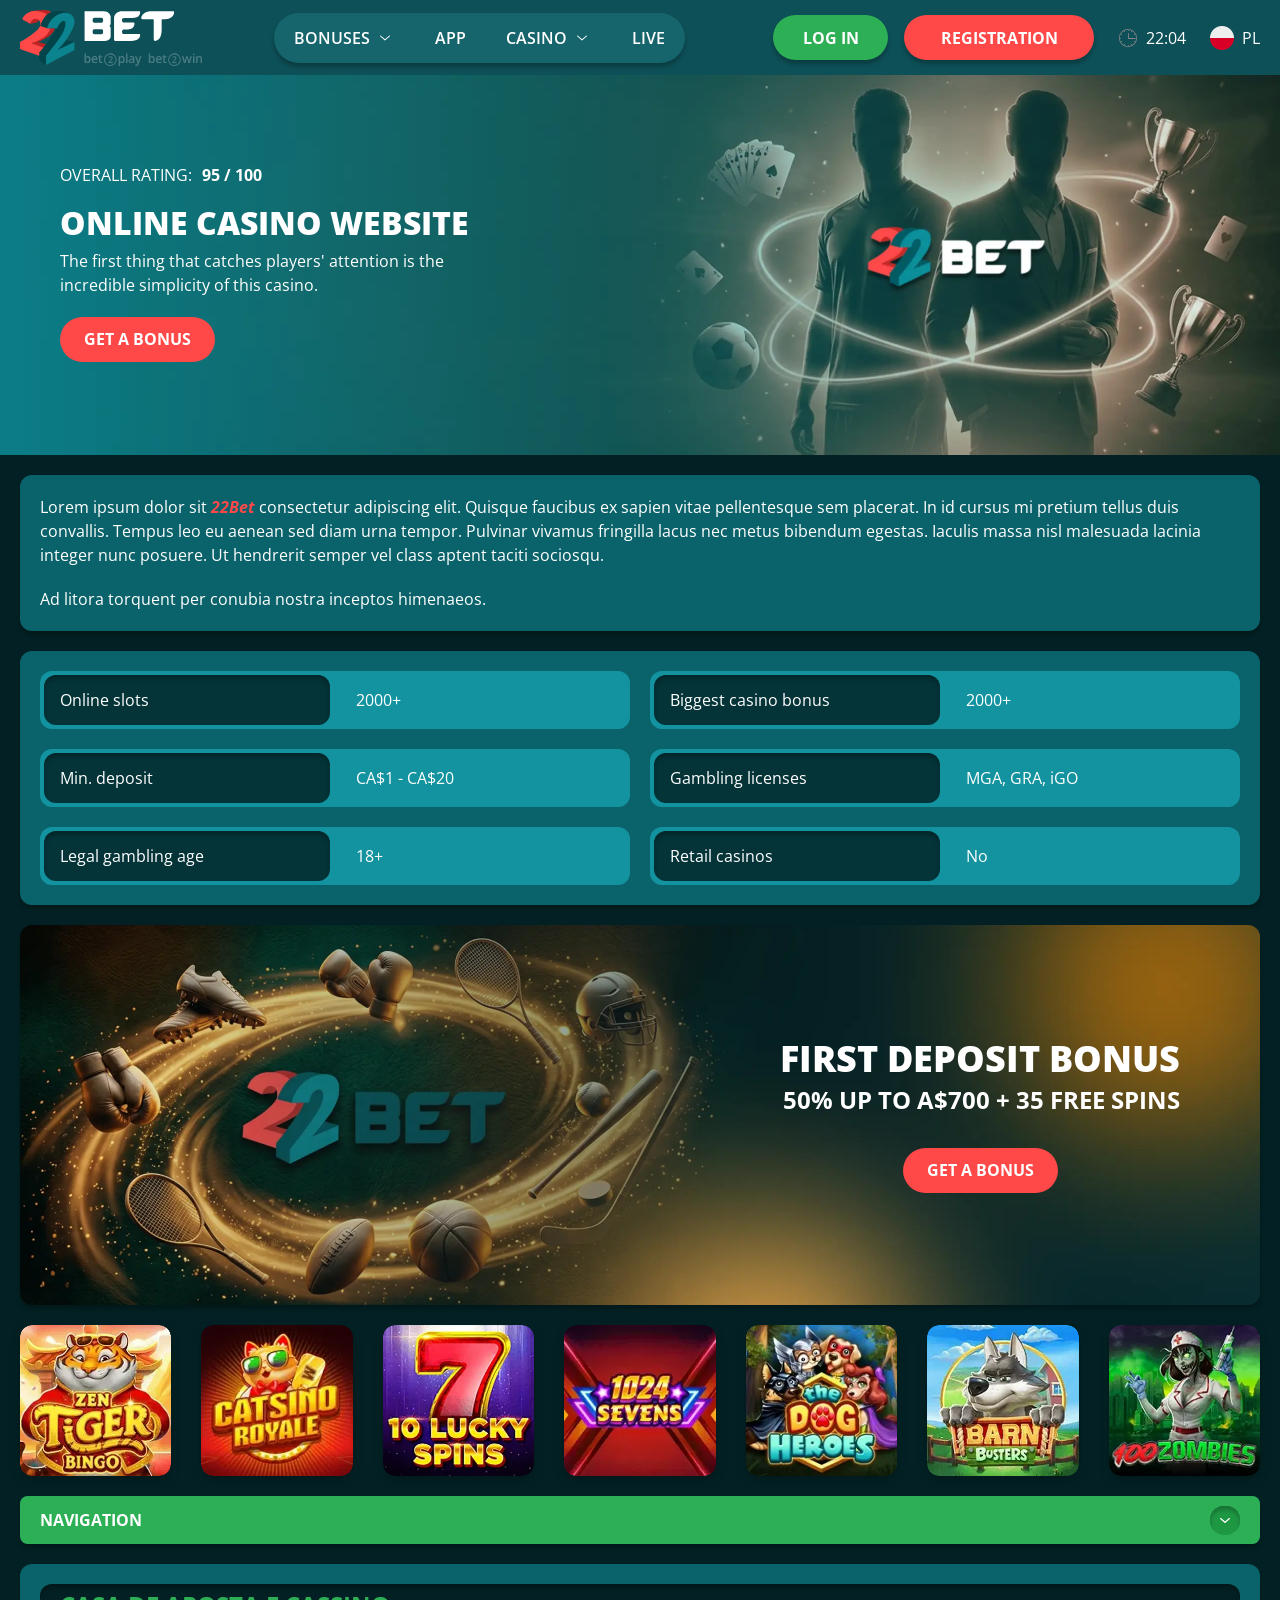
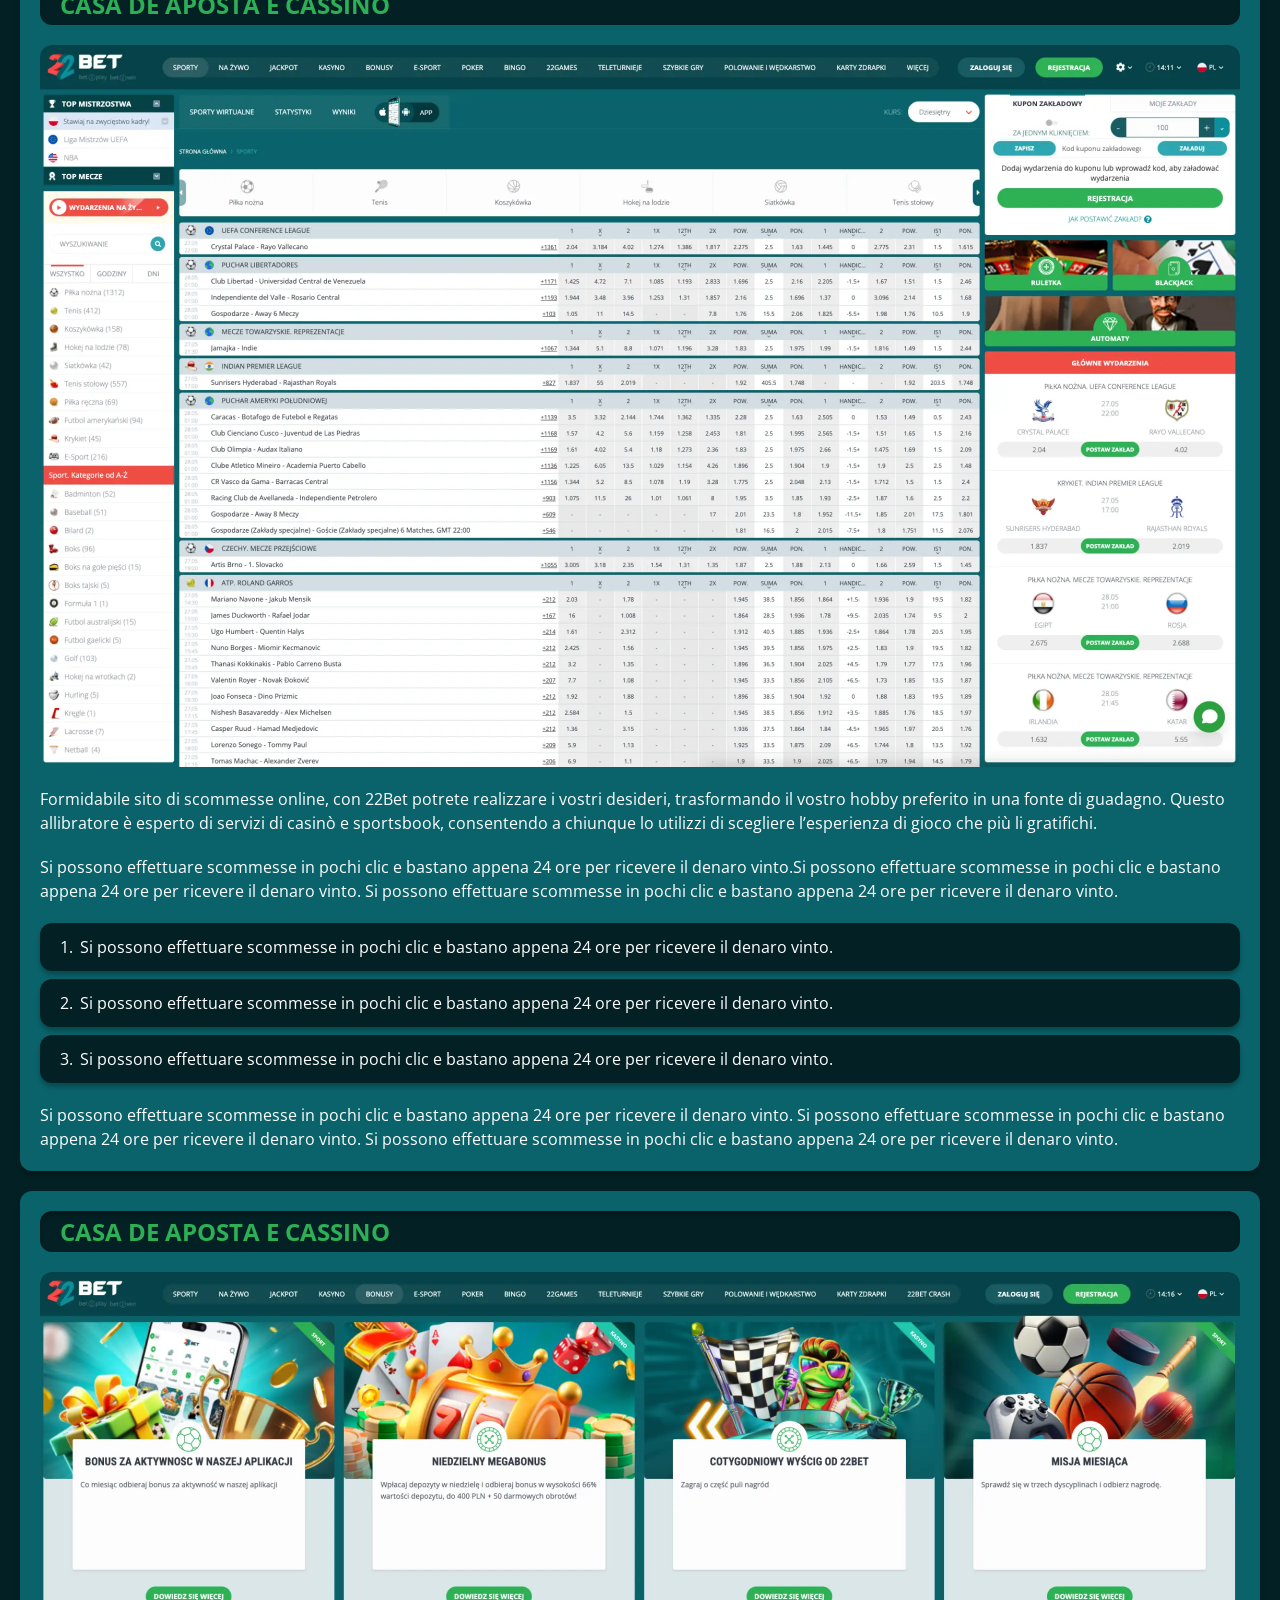
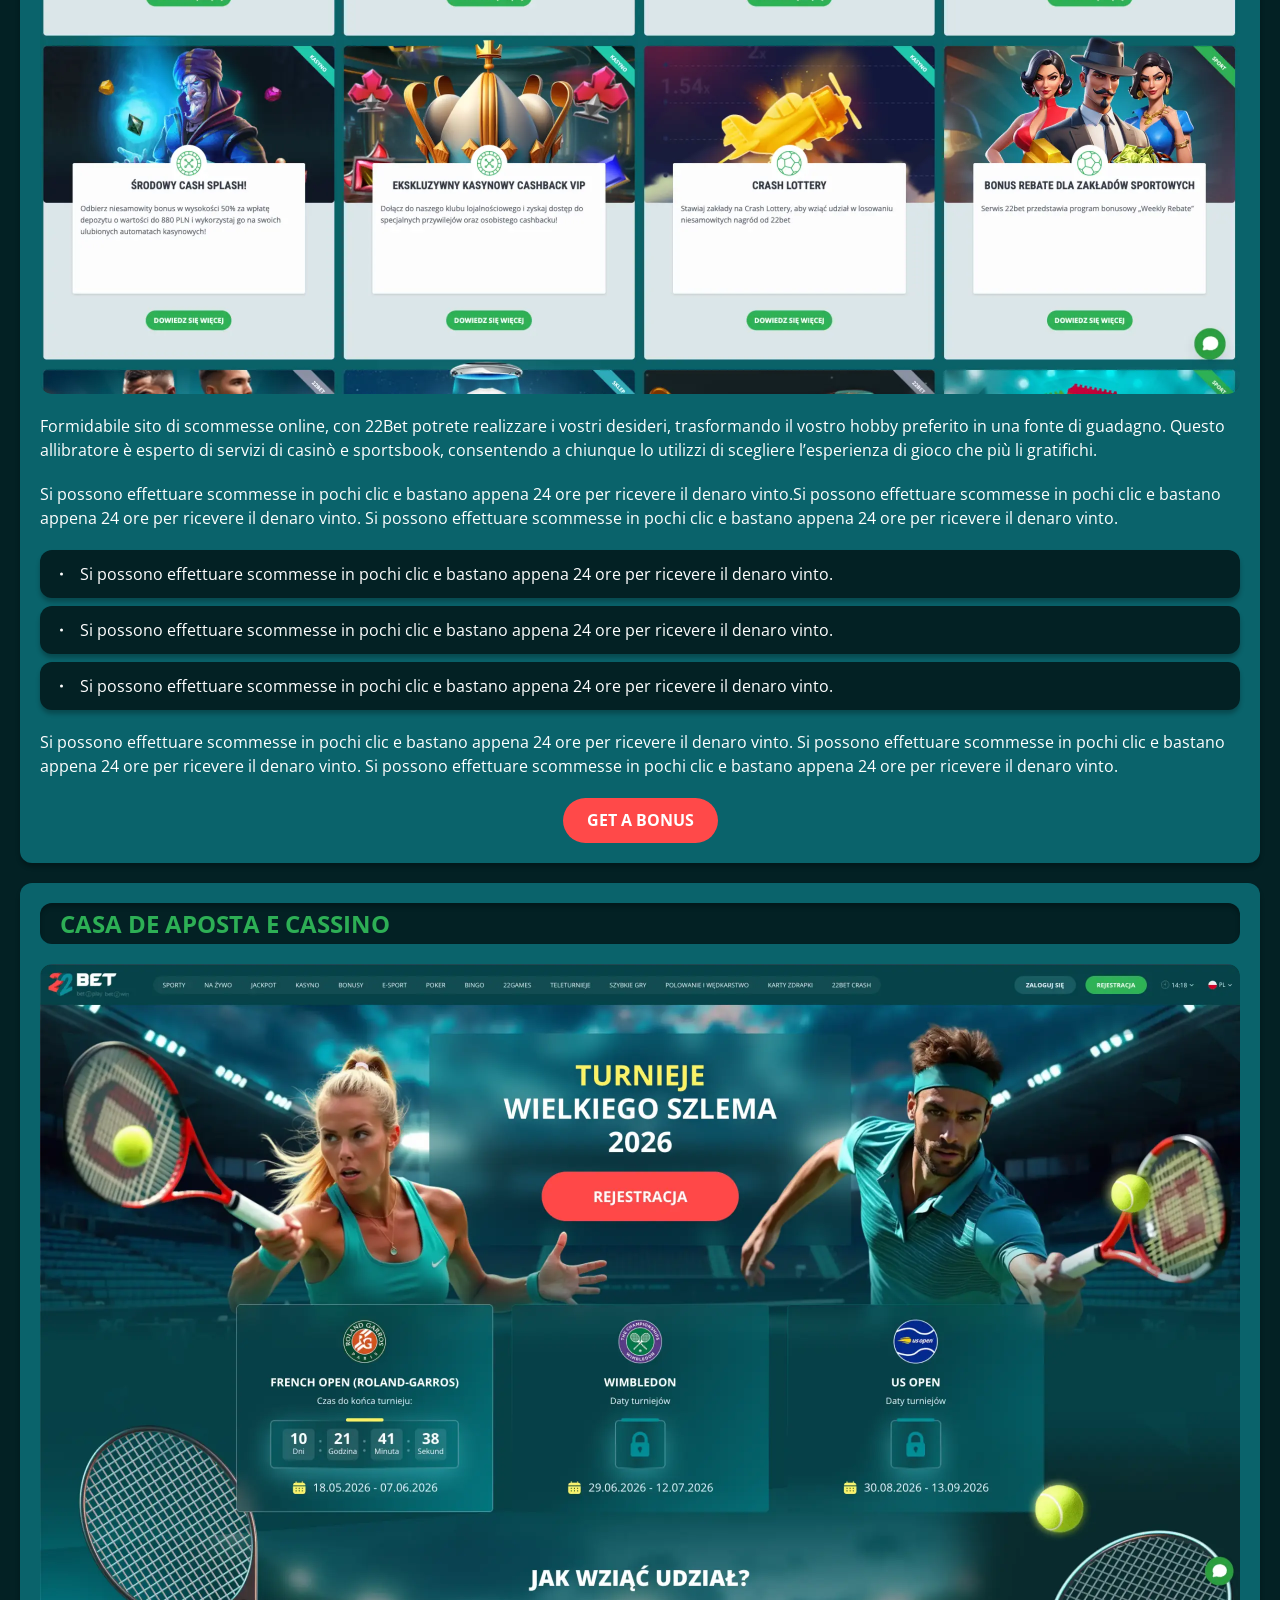
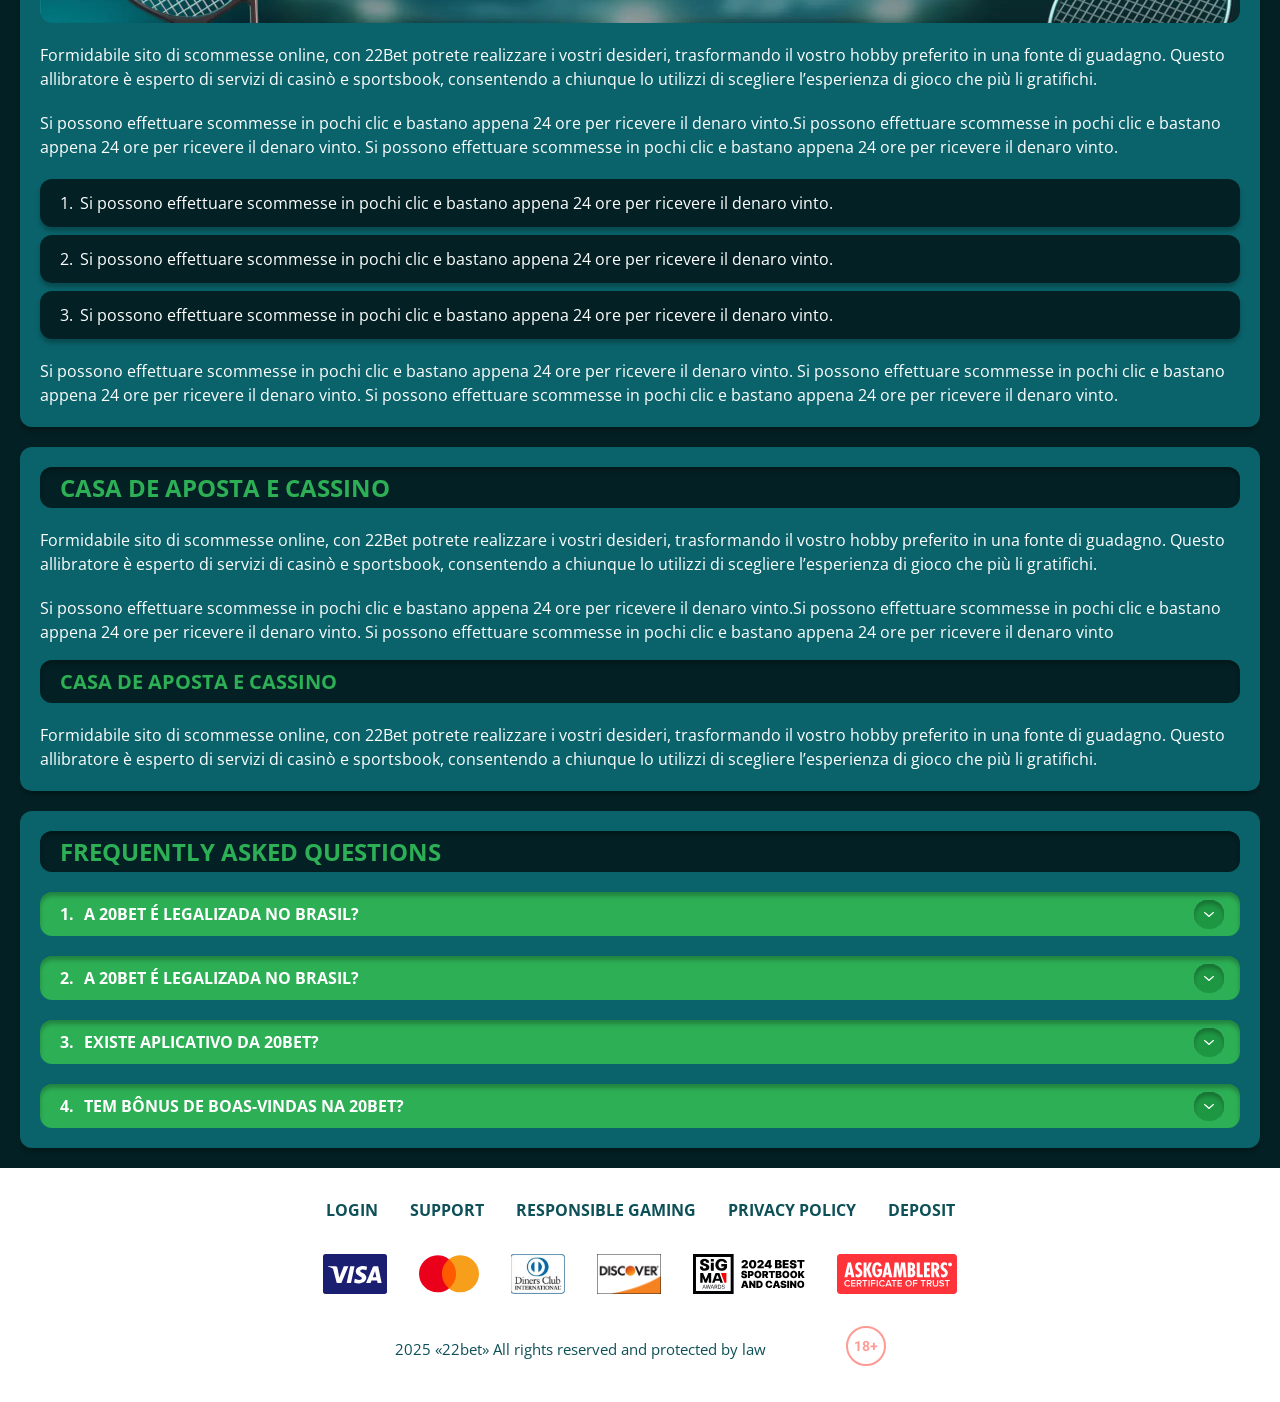
<file: index.html>
<!DOCTYPE html>
<html lang="pl">
  <head>
    <meta charset="UTF-8" />
   
    <meta name="viewport" content="width=device-width, initial-scale=1.0" />
    <title>22Bet </title>
    <meta name="description" content />
    <meta property="og:site_name" content />
    <meta property="og:title" content />
    <meta property="og:type" content="website" />
    <meta property="og:url" content />
    <meta property="og:image" content />
    <meta property="og:image:alt" content />
    <meta property="og:locale" content="pl" />
    <meta property="og:description" content />
    <link rel="preconnect" href="https://fonts.googleapis.com" />
    <link rel="preconnect" href="https://fonts.gstatic.com" crossorigin="anonymous" />
   <link href="https://fonts.googleapis.com/css2?family=Open+Sans:ital,wght@0,300..800;1,300..800&display=swap" rel="stylesheet">
<link href="https://fonts.googleapis.com/css?family=Roboto+Condensed&display=swap" rel="stylesheet">

   <link rel="stylesheet" href="./css/reset.css" />
    <link rel="stylesheet" href="./css/main.css" />
    <link rel="stylesheet" href="./css/media.css"/>
    <link rel="icon" href="./images/Group.png" type="image/x-icon"/>
    <script
    src="https://code.jquery.com/jquery-3.6.1.min.js"
    integrity="sha256-o88AwQnZB+VDvE9tvIXrMQaPlFFSUTR+nldQm1LuPXQ="
    crossorigin="anonymous"
  ></script>
  </head>
  <body>
    <header class="header">
      <section class="content header__content">
        <a href="./index.html" class="logo header__logo"
          ><img src="./images/logo.svg" alt="logo" title
        /></a>
        <button class="header__btn-menu" >
          <svg width="16px" height="16px" viewBox="0 0 16 16" xmlns="http://www.w3.org/2000/svg">
              <rect y="0" width="16" height="3" rx="1.5"></rect>
              <rect y="6.5" width="16" height="3" rx="1.5"></rect>
              <rect y="13" width="16" height="3" rx="1.5"></rect>
            </svg>
        </button>

          <nav class="menu header__menu">
            <ul class="header__menu-list">
                
              <li class="" >
              <div class="header__menu-wrapper">
                <div class="js-button-expander js-button-expander--menu" >
                <a href="./bonus.html" >
                <span>Bonuses</span>
              </a>
              </div>
              <div class="header__menu-wrap js-expand-content js-expand-content--menu">
                <ul >
                  <li>
                    <a href="./freeSpins.html">
                    <span>Free Spins</span>
                  </a></li>
                  <li><a href="./promoCode.html">
                    <span>Promo Code</span>
                  </a>
                </li>
                  <li><a href="./welcomeBonus.html">
                    <span>Welcome Bonus</span>
                  </a>
                </li>
                <li><a href="./vip.html">
                    <span>VIP</span>
                  </a>
                </li>
                </ul>
              </div>
              </div>
               <a href="./bonus.html" class="header__menu-item">
                <span>Bonuses</span>
              </a>
            </li>
              <li>
                <a href="./app.html">
                 App
                </a>
              </li>
              
              <li class="">
              <div class="header__menu-wrapper">
                <div class="js-button-expander js-button-expander--menu" >
                <a href="./casino.html" >
                <span> Casino</span>
              </a>
              </div>
              <div class="header__menu-wrap js-expand-content js-expand-content--menu">
                <ul >
                  <li>
                    <a href="./slots.html">
                    <span>Slots</span>
                  </a></li>
                 
                </ul>
              </div>
              </div>
               <a href="./casino.html" class="header__menu-item">
                <span>Casino</span>
              </a>
            </li>
               <li>
                <a href="./live.html">
               Live
                </a>
              </li>
              <li>
                    <a href="./freeSpins.html">
                    <span>Free Spins</span>
                  </a></li>
                  <li><a href="./promoCode.html">
                    <span>Promo Code</span>
                  </a>
                </li>
                  <li><a href="./welcomeBonus.html">
                    <span>Welcome Bonus</span>
                  </a>
                </li>
                <li><a href="./vip.html">
                    <span>VIP</span>
                  </a>
                </li>
             <li>
                    <a href="./slots.html">
                    <span>Slots</span>
                  </a></li>
             
             
            </ul>
            <div class="header__button header__button-menu " >
              <a href="#" class="button  button__login-menu">log in</a>
              <a href="#" class="button button__menu">registration</a>
            </div>
           
          </nav>
            <a href="#" class="button button__login">log in</a>
            <a href="#" class="button button__singup">registration</a>
            <div id="clock" class="header__time">00:00</div>
            <a href="#" class="header__flag">
                <span><img src="./images/flag.png" alt="flag" title /></span>
                <span>pl</span>
              </a>
      </section>
    </header>
     <main class="main home main-page">
        <section class=" hero hero__page">
           
            <div class="background">
              <img src="./images/main/bg-main.webp" alt="hero" title />
              
            </div>
            <div class="hero__wrapper">
              <div class="hero__data">
                <div class="hero__rating" >
                  <p>Overall Rating:</p>
                 
                  <span >
                    <span >95</span>
                  <span>/</span> 
                  <span >100</span>
                  
                  </span>
                </div>
                <h1 class="title general hero__title">
                 Online Casino Website
                </h1>
                <p class="hero__text">The first thing that catches players' attention is the incredible simplicity of this casino.</p>
                <a href="#" class="button  hero__button">Get a Bonus</a>
               
              </div>
             
            </div>
          </section>
      <section class="main__wrap main__wrap-page">
       
       <section class="content__wrapper content__wrapper-page">

         
        
       
          <section class="content article">
            <p>
             Lorem ipsum dolor sit <a href="#">22Bet</a> consectetur adipiscing elit. Quisque faucibus ex sapien vitae pellentesque sem placerat. In id cursus mi pretium tellus duis convallis. Tempus leo eu aenean sed diam urna tempor. Pulvinar vivamus fringilla lacus nec metus bibendum egestas. Iaculis massa nisl malesuada lacinia integer nunc posuere. Ut hendrerit semper vel class aptent taciti sociosqu.
            </p>
            <p>
             Ad litora torquent per conubia nostra inceptos himenaeos.
            </p>
          </section>
      <section class="content features">
           
              <table class="features__table">
               <tbody class="features__group">
                 
                   <tr>
                   <td>Online slots</td>
                   <td>2000+</td>
                  </tr>
                  <tr>
                   <td>Biggest casino bonus</td>
                   <td>2000+</td>
                  </tr>
                  <tr>
                   <td>Min. deposit</td>
                   <td>CA$1 - CA$20</td>
                  </tr>
              
                     <tr>
                     <td>Gambling licenses</td>
                     <td>MGA, GRA, iGO</td>
                   </tr>
                   <tr>
                     <td>Legal gambling age</td>
                     <td>18+</td>
                   </tr>
                   <tr>
                     <td>Retail casinos</td>
                     <td>No</td>
                   </tr>
                
               </tbody>
             </table>
            
         
           </section>  

        
             
             <section class="content banner banner-main">
            <div class="background ">
              
              <img src="./images/main/banner-main.webp" alt="banner" title />
              
            </div>
            <div class="banner__info">
              
              <h2 class="title high banner__title-main">
                  
               first Deposit Bonus
              </h2>
            <p class="banner__subtitle">50% up to A$700 + 35 Free spins</p>
              <a href="#" class="button banner__button">Get a Bonus</a>
            </div>
          </section>
          
           <section class="content casino">
           
              <ul class="casino__list ">
                <li class="casino__item">
                    <a href="#"><div class="casino__wrapper">
                      <img class="casino__img" src="./images/main/card-main1.webp" alt="" title>
                    <div class="casino__hover casino__hover-live">
                        
                        <div class="casino-box">
                            
                        <span href="#" class="button  casino__buttons"><img src="./images/card-button.svg" alt="" title></span>
                        </div>
                    </div>
                    </div>
                    </a>
                </li>
                <li class="casino__item">
                  <a href="#"><div class="casino__wrapper">
                      <img class="casino__img" src="./images/main/card-main2.webp" alt="" title>
                    <div class="casino__hover casino__hover-live">
                        
                        <div class="casino-box">
                            
                        <span href="#" class="button  casino__buttons"><img src="./images/card-button.svg" alt="" title></span>
                        </div>
                    </div>
                    </div>
                    </a>
              </li>
              <li class="casino__item">
              <a href="#"><div class="casino__wrapper">
                      <img class="casino__img" src="./images/main/card-main3.webp" alt="" title>
                    <div class="casino__hover casino__hover-live">
                        
                        <div class="casino-box">
                            
                        <span href="#" class="button  casino__buttons"><img src="./images/card-button.svg" alt="" title></span>
                        </div>
                    </div>
                    </div>
                    </a>
            </li>
             <li class="casino__item">
                <a href="#"><div class="casino__wrapper">
                      <img class="casino__img" src="./images/main/card-main4.webp" alt="" title>
                    <div class="casino__hover casino__hover-live">
                        
                        <div class="casino-box">
                            
                        <span href="#" class="button  casino__buttons"><img src="./images/card-button.svg" alt="" title></span>
                        </div>
                    </div>
                    </div>
                    </a>
            </li>
             <li class="casino__item">
               <a href="#"><div class="casino__wrapper">
                      <img class="casino__img" src="./images/main/card-main5.webp" alt="" title>
                    <div class="casino__hover casino__hover-live">
                        
                        <div class="casino-box">
                            
                        <span href="#" class="button  casino__buttons"><img src="./images/card-button.svg" alt="" title></span>
                        </div>
                    </div>
                    </div>
                    </a>
            </li>
             <li class="casino__item">
                <a href="#"><div class="casino__wrapper">
                      <img class="casino__img" src="./images/main/card-main6.webp" alt="" title>
                    <div class="casino__hover casino__hover-live">
                        
                        <div class="casino-box">
                            
                        <span href="#" class="button  casino__buttons"><img src="./images/card-button.svg" alt="" title></span>
                        </div>
                    </div>
                    </div>
                    </a>
            </li>
             <li class="casino__item">
              <a href="#"><div class="casino__wrapper">
                      <img class="casino__img" src="./images/main/card-main7.webp" alt="" title>
                    <div class="casino__hover casino__hover-live">
                        
                        <div class="casino-box">
                            
                        <span href="#" class="button  casino__buttons"><img src="./images/card-button.svg" alt="" title></span>
                        </div>
                    </div>
                    </div>
                    </a>
            </li>
            

              </ul>
         </section>
              <section class="content menu-review__content">
              

            
                <div class="menu__review-desk menu__review-content">Navigation</div>
                <ul class="menu__review menu__review-list">
                  <li><a href="#">Lorem ipsum dolor sit</a></li>
                    <li><a href="#">Amet consectetur adipiscing</a></li>
                      <li><a href="#">Quisque faucibus ex sapien vitae</a></li>
                        <li><a href="#">Ut hendrerit sempero</a></li>
                          <li><a href="#">Pulvinar vivamus fringilla</a></li>
                           <li><a href="#">Ad litora torquent per conubia</a></li>
                         
                          
                </ul>
             
          
          </section>
          
        
          <section class="content article">
            <h2 class="title high article__title">Casa de Aposta e Cassino</h2>
             <div class="images">
              <img src="./images/main/image1-main.webp" alt="banner" title />
            </div>
            <p>
             Formidabile sito di scommesse online, con 22Bet potrete realizzare i vostri desideri, trasformando il vostro hobby preferito in una fonte di guadagno. Questo allibratore è esperto di servizi di casinò e sportsbook, consentendo a chiunque lo utilizzi di scegliere l’esperienza di gioco che più li gratifichi.
            </p>
            <p>
             Si possono effettuare scommesse in pochi clic e bastano appena 24 ore per ricevere il denaro vinto.Si possono effettuare scommesse in pochi clic e bastano appena 24 ore per ricevere il denaro vinto. Si possono effettuare scommesse in pochi clic e bastano appena 24 ore per ricevere il denaro vinto.
            </p>
           <ol>
              <li>Si possono effettuare scommesse in pochi clic e bastano appena 24 ore per ricevere il denaro vinto.</li>
              <li>Si possono effettuare scommesse in pochi clic e bastano appena 24 ore per ricevere il denaro vinto.</li>
              <li>Si possono effettuare scommesse in pochi clic e bastano appena 24 ore per ricevere il denaro vinto.</li>
            </ol>
            <p>Si possono effettuare scommesse in pochi clic e bastano appena 24 ore per ricevere il denaro vinto. Si possono effettuare scommesse in pochi clic e bastano appena 24 ore per ricevere il denaro vinto. Si possono effettuare scommesse in pochi clic e bastano appena 24 ore per ricevere il denaro vinto.</p>
          </section>
           <section class="content article">
            <h2 class="title high article__title">Casa de Aposta e Cassino</h2>
             <div class="images">
              <img src="./images/main/image2-main.webp" alt="banner" title />
            </div>
            <p>
             Formidabile sito di scommesse online, con 22Bet potrete realizzare i vostri desideri, trasformando il vostro hobby preferito in una fonte di guadagno. Questo allibratore è esperto di servizi di casinò e sportsbook, consentendo a chiunque lo utilizzi di scegliere l’esperienza di gioco che più li gratifichi.
            </p>
            <p>
             Si possono effettuare scommesse in pochi clic e bastano appena 24 ore per ricevere il denaro vinto.Si possono effettuare scommesse in pochi clic e bastano appena 24 ore per ricevere il denaro vinto. Si possono effettuare scommesse in pochi clic e bastano appena 24 ore per ricevere il denaro vinto.
            </p>
           <ul>
              <li>Si possono effettuare scommesse in pochi clic e bastano appena 24 ore per ricevere il denaro vinto.</li>
              <li>Si possono effettuare scommesse in pochi clic e bastano appena 24 ore per ricevere il denaro vinto.</li>
              <li>Si possono effettuare scommesse in pochi clic e bastano appena 24 ore per ricevere il denaro vinto.</li>
            </ul>
            <p>Si possono effettuare scommesse in pochi clic e bastano appena 24 ore per ricevere il denaro vinto. Si possono effettuare scommesse in pochi clic e bastano appena 24 ore per ricevere il denaro vinto. Si possono effettuare scommesse in pochi clic e bastano appena 24 ore per ricevere il denaro vinto.</p>
         <a href="#" class="button">Get a Bonus</a>
          </section>
           <section class="content article">
            <h2 class="title high article__title">Casa de Aposta e Cassino</h2>
             <div class="images">
              <img src="./images/main/image3-main.webp" alt="banner" title />
            </div>
            <p>
             Formidabile sito di scommesse online, con 22Bet potrete realizzare i vostri desideri, trasformando il vostro hobby preferito in una fonte di guadagno. Questo allibratore è esperto di servizi di casinò e sportsbook, consentendo a chiunque lo utilizzi di scegliere l’esperienza di gioco che più li gratifichi.
            </p>
            <p>
             Si possono effettuare scommesse in pochi clic e bastano appena 24 ore per ricevere il denaro vinto.Si possono effettuare scommesse in pochi clic e bastano appena 24 ore per ricevere il denaro vinto. Si possono effettuare scommesse in pochi clic e bastano appena 24 ore per ricevere il denaro vinto.
            </p>
           <ol>
              <li>Si possono effettuare scommesse in pochi clic e bastano appena 24 ore per ricevere il denaro vinto.</li>
              <li>Si possono effettuare scommesse in pochi clic e bastano appena 24 ore per ricevere il denaro vinto.</li>
              <li>Si possono effettuare scommesse in pochi clic e bastano appena 24 ore per ricevere il denaro vinto.</li>
            </ol>
            <p>Si possono effettuare scommesse in pochi clic e bastano appena 24 ore per ricevere il denaro vinto. Si possono effettuare scommesse in pochi clic e bastano appena 24 ore per ricevere il denaro vinto. Si possono effettuare scommesse in pochi clic e bastano appena 24 ore per ricevere il denaro vinto.</p>
          </section>
           <section class="content article">
            <h2 class="title high article__title">Casa de Aposta e Cassino</h2>
            <p>Formidabile sito di scommesse online, con 22Bet potrete realizzare i vostri desideri, trasformando il vostro hobby preferito in una fonte di guadagno. Questo allibratore è esperto di servizi di casinò e sportsbook, consentendo a chiunque lo utilizzi di scegliere l’esperienza di gioco che più li gratifichi.</p>
            <p>Si possono effettuare scommesse in pochi clic e bastano appena 24 ore per ricevere il denaro vinto.Si possono effettuare scommesse in pochi clic e bastano appena 24 ore per ricevere il denaro vinto. Si possono effettuare scommesse in pochi clic e bastano appena 24 ore per ricevere il denaro vinto</p>
            <h3>Casa de Aposta e Cassino</h3>
            <p>Formidabile sito di scommesse online, con 22Bet potrete realizzare i vostri desideri, trasformando il vostro hobby preferito in una fonte di guadagno. Questo allibratore è esperto di servizi di casinò e sportsbook, consentendo a chiunque lo utilizzi di scegliere l’esperienza di gioco che più li gratifichi.</p>
           </section>

          <section class="content faq">
            <h2 class="title high faq__title">Frequently Asked Questions</h2>
            <ol class="faq__list " >
              <li class="faq__item"  >
                <h3 class="title medium faq__subtitle js-button-expander js-button-expander--faq"  >A 20Bet é legalizada no Brasil?
                 </h3>
                <div  class="faq__answer js-expand-content js-expand-content--faq" >
                  <p  >
                    Sim, a casa de apostas tem licença emitida por Curaçao, que é reconhecida no Brasil e a permite atuar por aqui.
                  </p>
                </div>
              </li>
              <li class="faq__item"  >
                <h3 class="title medium faq__subtitle js-button-expander js-button-expander--faq"  >A 20Bet é legalizada no Brasil?</h3>
                <div class="faq__answer js-expand-content js-expand-content--faq" >
                  <p  >
                    Sim, a casa de apostas tem licença emitida por Curaçao, que é reconhecida no Brasil e a permite atuar por aqui.
                  </p>
                </div>
              </li> 
              <li class="faq__item"  >
                <h3 class="title medium faq__subtitle js-button-expander js-button-expander--faq"  >Existe aplicativo da 20Bet?</h3>
                <div class="faq__answer js-expand-content js-expand-content--faq" >
                  <p  >
                   Sim, disponível para sistemas operacionais iOS e Android.
                  </p>
                </div>
              </li> 
              <li class="faq__item"  >
                <h3 class="title medium faq__subtitle js-button-expander js-button-expander--faq"  >Tem bônus de boas-vindas na 20Bet?</h3>
                <div class="faq__answer js-expand-content js-expand-content--faq" >
                  <p  >
                   O pacote especial para novos usuários da 20Bet paga 100% sobre o primeiro depósito, com limite de 600 BRL.
                  </p>
                </div>
              </li> 
             
            </ol>
          </section>
          
        </section> 
      
        <div class=""  onclick="scrollToTop()">
          <button class="main__arrow" id="scrollToTopBtn"></button>
        </div> 
        
      </section>
    </main> 
     <footer class=" footer ">
      <section class="content footer__content">
        <ul class="footer__menu">
         <li><a href="./login.html">Login</a></li>
         <li><a href="./support.html">Support</a></li>
         <li><a href="./responsible.html">Responsible Gaming</a></li>
         <li><a href="./policy.html">Privacy Policy</a></li>
         <li><a href="./deposit.html">Deposit</a></li>
        </ul>
       
          <ul class="footer__cards-list">
           
            <li>
              <a href="#"
                ><img src="./images/visa.svg" alt="cardvisa" title
              /></a>
            </li>
            <li>
              <a href="#"
                ><img
                  src="./images/mastercard.svg"
                  alt="mastercard"
                  title
              /></a>
            </li>
            <li>
                <a href="#"
                  ><img src="./images/diners.svg" alt="diners" title
                /></a>
              </li>
              <li>
                <a href="#"
                  ><img src="./images/discover.svg" alt="discover" title
                /></a>
              </li>
              <li>
                <a href="#"
                  ><img src="./images/sigma.svg" alt="sigma" title
                /></a>
              </li>
              <li>
                <a href="#"
                  ><img src="./images/ask.svg" alt="ask" title
                /></a>
              </li>
            
          </ul>
       
        <div class="footer__wrapp">
          <div class="footer__text">
           
            <p>2025 «22bet» All rights reserved and protected by law
</p>
           
          </div>
          <div class="footer__age">
            <img src="./images/age.svg" alt="age" title />
          </div>
        </div>
      
      </section>
    </footer>
    <script src="./js/arrowUp.js" defer></script>
    <script src="./js/sidebar.js" defer></script>
    <script src="./js/expander.js" defer></script>
    <script src="./js/mobile-menu.js" defer></script>
    <script src="./js/clock.js" defer></script>
  </body>
</html>
</file>
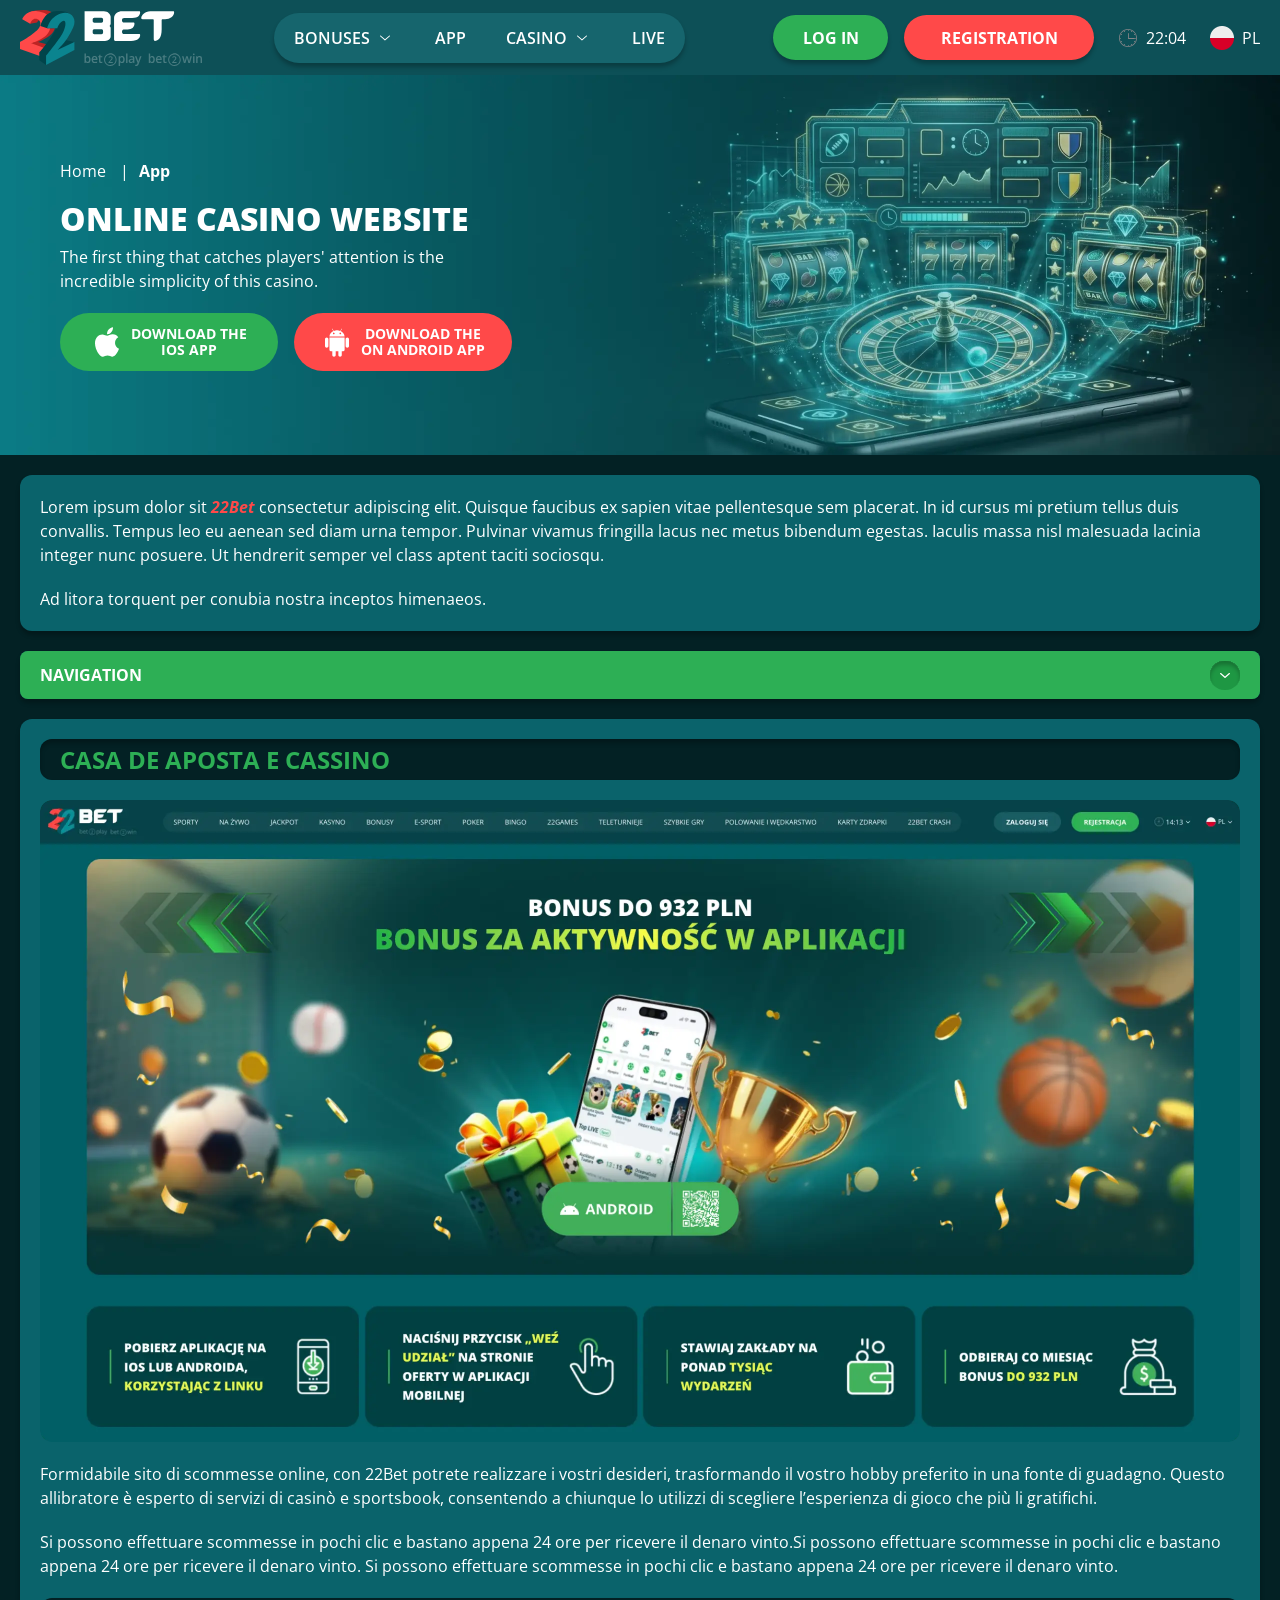
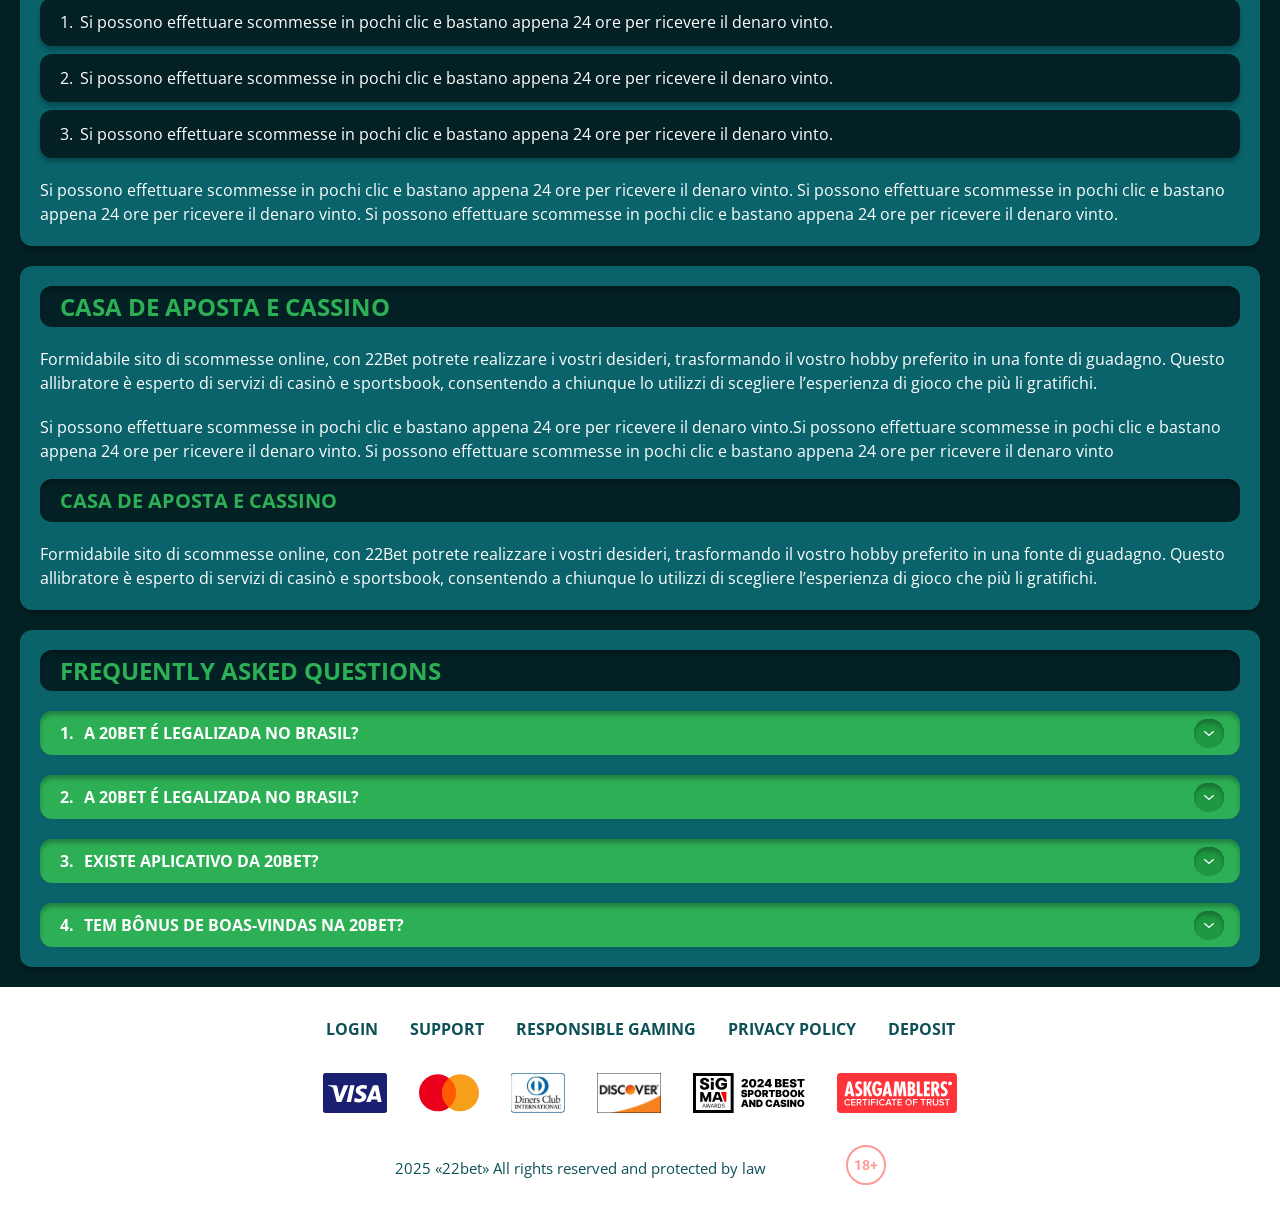
<file: app.html>
<!DOCTYPE html>
<html lang="pl">
  <head>
    <meta charset="UTF-8" />
   
    <meta name="viewport" content="width=device-width, initial-scale=1.0" />
    <title>22Bet </title>
    <meta name="description" content />
    <meta property="og:site_name" content />
    <meta property="og:title" content />
    <meta property="og:type" content="website" />
    <meta property="og:url" content />
    <meta property="og:image" content />
    <meta property="og:image:alt" content />
    <meta property="og:locale" content="pl" />
    <meta property="og:description" content />
    <link rel="preconnect" href="https://fonts.googleapis.com" />
    <link rel="preconnect" href="https://fonts.gstatic.com" crossorigin="anonymous" />
   <link href="https://fonts.googleapis.com/css2?family=Open+Sans:ital,wght@0,300..800;1,300..800&display=swap" rel="stylesheet">
<link href="https://fonts.googleapis.com/css?family=Roboto+Condensed&display=swap" rel="stylesheet">

   <link rel="stylesheet" href="./css/reset.css" />
    <link rel="stylesheet" href="./css/main.css" />
    <link rel="stylesheet" href="./css/media.css"/>
    <link rel="icon" href="./images/Group.png" type="image/x-icon"/>
    <script
    src="https://code.jquery.com/jquery-3.6.1.min.js"
    integrity="sha256-o88AwQnZB+VDvE9tvIXrMQaPlFFSUTR+nldQm1LuPXQ="
    crossorigin="anonymous"
  ></script>
  </head>
  <body>
    <header class="header">
      <section class="content header__content">
        <a href="./index.html" class="logo header__logo"
          ><img src="./images/logo.svg" alt="logo" title
        /></a>
        <button class="header__btn-menu" >
          <svg width="16px" height="16px" viewBox="0 0 16 16" xmlns="http://www.w3.org/2000/svg">
              <rect y="0" width="16" height="3" rx="1.5"></rect>
              <rect y="6.5" width="16" height="3" rx="1.5"></rect>
              <rect y="13" width="16" height="3" rx="1.5"></rect>
            </svg>
        </button>

          <nav class="menu header__menu">
            <ul class="header__menu-list">
                
              <li class="">
              <div class="header__menu-wrapper">
                <div class="js-button-expander js-button-expander--menu" >
                <a href="./bonus.html" >
                <span>Bonuses</span>
              </a>
              </div>
              <div class="header__menu-wrap js-expand-content js-expand-content--menu">
                <ul >
                  <li>
                    <a href="./freeSpins.html">
                    <span>Free Spins</span>
                  </a></li>
                  <li><a href="./promoCode.html">
                    <span>Promo Code</span>
                  </a>
                </li>
                  <li><a href="./welcomeBonus.html">
                    <span>Welcome Bonus</span>
                  </a>
                </li>
                <li><a href="./vip.html">
                    <span>VIP</span>
                  </a>
                </li>
                </ul>
              </div>
              </div>
               <a href="./bonus.html" class="header__menu-item">
                <span>Bonuses</span>
              </a>
            </li>
              <li>
                <a href="./app.html">
                 App
                </a>
              </li>
              
              <li class="">
              <div class="header__menu-wrapper">
                <div class="js-button-expander js-button-expander--menu" >
                <a href="./casino.html" >
                <span> Casino</span>
              </a>
              </div>
              <div class="header__menu-wrap js-expand-content js-expand-content--menu">
                <ul >
                  <li>
                    <a href="./slots.html">
                    <span>Slots</span>
                  </a></li>
                 
                </ul>
              </div>
              </div>
               <a href="./casino.html" class="header__menu-item">
                <span>Casino</span>
              </a>
            </li>
               <li>
                <a href="./live.html">
               Live
                </a>
              </li>
              <li>
                    <a href="./freeSpins.html">
                    <span>Free Spins</span>
                  </a></li>
                  <li><a href="./promoCode.html">
                    <span>Promo Code</span>
                  </a>
                </li>
                  <li><a href="./welcomeBonus.html">
                    <span>Welcome Bonus</span>
                  </a>
                </li>
                <li><a href="./vip.html">
                    <span>VIP</span>
                  </a>
                </li>
             <li>
                    <a href="./slots.html">
                    <span>Slots</span>
                  </a></li>
             
             
            </ul>
            <div class="header__button header__button-menu " >
              <a href="#" class="button  button__login-menu">log in</a>
              <a href="#" class="button button__menu">registration</a>
            </div>
           
          </nav>
            <a href="#" class="button button__login">log in</a>
            <a href="#" class="button button__singup">registration</a>
            <div id="clock" class="header__time">00:00</div>
            <a href="#" class="header__flag">
                <span><img src="./images/flag.png" alt="flag" title /></span>
                <span>pl</span>
              </a>
      </section>
    </header>
     <main class="main home main-page">
        <section class=" hero hero__page">
           
            <div class="background background-page">
              <img src="./images/app/bg-app.webp" alt="hero" title />
              
            </div>
            <div class="hero__wrapper hero__wrapper-page">
              <div class="hero__data hero__data-bonus">
                <ul
                class="breadcrumbs "
                
              >
                <li
                  
                >
                  <a href="#" >
                    <span >Home</span></a
                  >
                 
                </li>
                <li
                  
                >
                  <a href="/" > <span >App</span></a>
                 
                </li>
              </ul>
                <h1 class="title general hero__title">
                  Online Casino Website
                </h1>
                 <p class="hero__text">The first thing that catches players' attention is the incredible simplicity of this casino.</p>
               
              <div class="banner__content banner__content-app">
             
                  <a href="#" class="banner__btn banner__btn-app">
                    <img src="./images/main/apple-app.svg" alt="icon" title>
                   Download the </br>
IOS app
                  </a>
                  <a href="#" class="banner__btn banner__btn-android"
                    > <img src="./images/main/android-app.svg" alt="icon" title>Download the  </br>
on Android app</a
                  >
                </div>
              </div>
             
            </div>
          </section>
      <section class="main__wrap main__wrap-page">
       
       <section class="content__wrapper content__wrapper-page">

         
        
       
          <section class="content article">
            <p>
             Lorem ipsum dolor sit <a href="#">22Bet</a> consectetur adipiscing elit. Quisque faucibus ex sapien vitae pellentesque sem placerat. In id cursus mi pretium tellus duis convallis. Tempus leo eu aenean sed diam urna tempor. Pulvinar vivamus fringilla lacus nec metus bibendum egestas. Iaculis massa nisl malesuada lacinia integer nunc posuere. Ut hendrerit semper vel class aptent taciti sociosqu.
            </p>
            <p>
             Ad litora torquent per conubia nostra inceptos himenaeos.
            </p>
          </section>
         
       <section class="content menu-review__content">
              

            
                <div class="menu__review-desk menu__review-content">Navigation</div>
                <ul class="menu__review menu__review-list">
                  <li><a href="#">Lorem ipsum dolor sit</a></li>
                    <li><a href="#">Amet consectetur adipiscing</a></li>
                      <li><a href="#">Quisque faucibus ex sapien vitae</a></li>
                        <li><a href="#">Ut hendrerit sempero</a></li>
                          <li><a href="#">Pulvinar vivamus fringilla</a></li>
                           <li><a href="#">Ad litora torquent per conubia</a></li>
                         
                          
                </ul>
             
          
          </section>
        
          <section class="content article">
            <h2 class="title high article__title">Casa de Aposta e Cassino</h2>
             <div class="images">
              <img src="./images/app/image1-app.webp" alt="banner" title />
            </div>
            <p>
             Formidabile sito di scommesse online, con 22Bet potrete realizzare i vostri desideri, trasformando il vostro hobby preferito in una fonte di guadagno. Questo allibratore è esperto di servizi di casinò e sportsbook, consentendo a chiunque lo utilizzi di scegliere l’esperienza di gioco che più li gratifichi.
            </p>
            <p>
             Si possono effettuare scommesse in pochi clic e bastano appena 24 ore per ricevere il denaro vinto.Si possono effettuare scommesse in pochi clic e bastano appena 24 ore per ricevere il denaro vinto. Si possono effettuare scommesse in pochi clic e bastano appena 24 ore per ricevere il denaro vinto.
            </p>
           <ol>
              <li>Si possono effettuare scommesse in pochi clic e bastano appena 24 ore per ricevere il denaro vinto.</li>
              <li>Si possono effettuare scommesse in pochi clic e bastano appena 24 ore per ricevere il denaro vinto.</li>
              <li>Si possono effettuare scommesse in pochi clic e bastano appena 24 ore per ricevere il denaro vinto.</li>
            </ol>
            <p>Si possono effettuare scommesse in pochi clic e bastano appena 24 ore per ricevere il denaro vinto. Si possono effettuare scommesse in pochi clic e bastano appena 24 ore per ricevere il denaro vinto. Si possono effettuare scommesse in pochi clic e bastano appena 24 ore per ricevere il denaro vinto.</p>
          </section>
         
         
           <section class="content article">
            <h2 class="title high article__title">Casa de Aposta e Cassino</h2>
            <p>Formidabile sito di scommesse online, con 22Bet potrete realizzare i vostri desideri, trasformando il vostro hobby preferito in una fonte di guadagno. Questo allibratore è esperto di servizi di casinò e sportsbook, consentendo a chiunque lo utilizzi di scegliere l’esperienza di gioco che più li gratifichi.</p>
            <p>Si possono effettuare scommesse in pochi clic e bastano appena 24 ore per ricevere il denaro vinto.Si possono effettuare scommesse in pochi clic e bastano appena 24 ore per ricevere il denaro vinto. Si possono effettuare scommesse in pochi clic e bastano appena 24 ore per ricevere il denaro vinto</p>
            <h3>Casa de Aposta e Cassino</h3>
            <p>Formidabile sito di scommesse online, con 22Bet potrete realizzare i vostri desideri, trasformando il vostro hobby preferito in una fonte di guadagno. Questo allibratore è esperto di servizi di casinò e sportsbook, consentendo a chiunque lo utilizzi di scegliere l’esperienza di gioco che più li gratifichi.</p>
           </section>

          <section class="content faq">
            <h2 class="title high faq__title">Frequently Asked Questions</h2>
            <ul class="faq__list " >
              <li class="faq__item"  >
                <h3 class="title medium faq__subtitle js-button-expander js-button-expander--faq"  >A 20Bet é legalizada no Brasil?
                 </h3>
                <div  class="faq__answer js-expand-content js-expand-content--faq" >
                  <p  >
                    Sim, a casa de apostas tem licença emitida por Curaçao, que é reconhecida no Brasil e a permite atuar por aqui.
                  </p>
                </div>
              </li>
              <li class="faq__item"  >
                <h3 class="title medium faq__subtitle js-button-expander js-button-expander--faq"  >A 20Bet é legalizada no Brasil?</h3>
                <div class="faq__answer js-expand-content js-expand-content--faq" >
                  <p  >
                    Sim, a casa de apostas tem licença emitida por Curaçao, que é reconhecida no Brasil e a permite atuar por aqui.
                  </p>
                </div>
              </li> 
              <li class="faq__item"  >
                <h3 class="title medium faq__subtitle js-button-expander js-button-expander--faq"  >Existe aplicativo da 20Bet?</h3>
                <div class="faq__answer js-expand-content js-expand-content--faq" >
                  <p  >
                   Sim, disponível para sistemas operacionais iOS e Android.
                  </p>
                </div>
              </li> 
              <li class="faq__item"  >
                <h3 class="title medium faq__subtitle js-button-expander js-button-expander--faq"  >Tem bônus de boas-vindas na 20Bet?</h3>
                <div class="faq__answer js-expand-content js-expand-content--faq" >
                  <p  >
                   O pacote especial para novos usuários da 20Bet paga 100% sobre o primeiro depósito, com limite de 600 BRL.
                  </p>
                </div>
              </li> 
             
            </ul>
          </section>
          
        </section> 
      
        <div class=""  onclick="scrollToTop()">
          <button class="main__arrow" id="scrollToTopBtn"></button>
        </div> 
        
      </section>
    </main> 
 <footer class=" footer ">
      <section class="content footer__content">
        <ul class="footer__menu">
         <li><a href="./login.html">Login</a></li>
         <li><a href="./support.html">Support</a></li>
         <li><a href="./responsible.html">Responsible Gaming</a></li>
         <li><a href="./policy.html">Privacy Policy</a></li>
         <li><a href="./deposit.html">Deposit</a></li>
        </ul>
       
          <ul class="footer__cards-list">
           
            <li>
              <a href="#"
                ><img src="./images/visa.svg" alt="cardvisa" title
              /></a>
            </li>
            <li>
              <a href="#"
                ><img
                  src="./images/mastercard.svg"
                  alt="mastercard"
                  title
              /></a>
            </li>
            <li>
                <a href="#"
                  ><img src="./images/diners.svg" alt="diners" title
                /></a>
              </li>
              <li>
                <a href="#"
                  ><img src="./images/discover.svg" alt="discover" title
                /></a>
              </li>
              <li>
                <a href="#"
                  ><img src="./images/sigma.svg" alt="sigma" title
                /></a>
              </li>
              <li>
                <a href="#"
                  ><img src="./images/ask.svg" alt="ask" title
                /></a>
              </li>
            
          </ul>
       
        <div class="footer__wrapp">
          <div class="footer__text">
           
            <p>2025 «22bet» All rights reserved and protected by law

</p>
           
          </div>
          <div class="footer__age">
            <img src="./images/age.svg" alt="age" title />
          </div>
        </div>
      
      </section>
    </footer>
    <script src="./js/arrowUp.js" defer></script>
    <script src="./js/sidebar.js" defer></script>
    <script src="./js/expander.js" defer></script>
    <script src="./js/mobile-menu.js" defer></script>
    <script src="./js/clock.js" defer></script>
  </body>
</html>
</file>
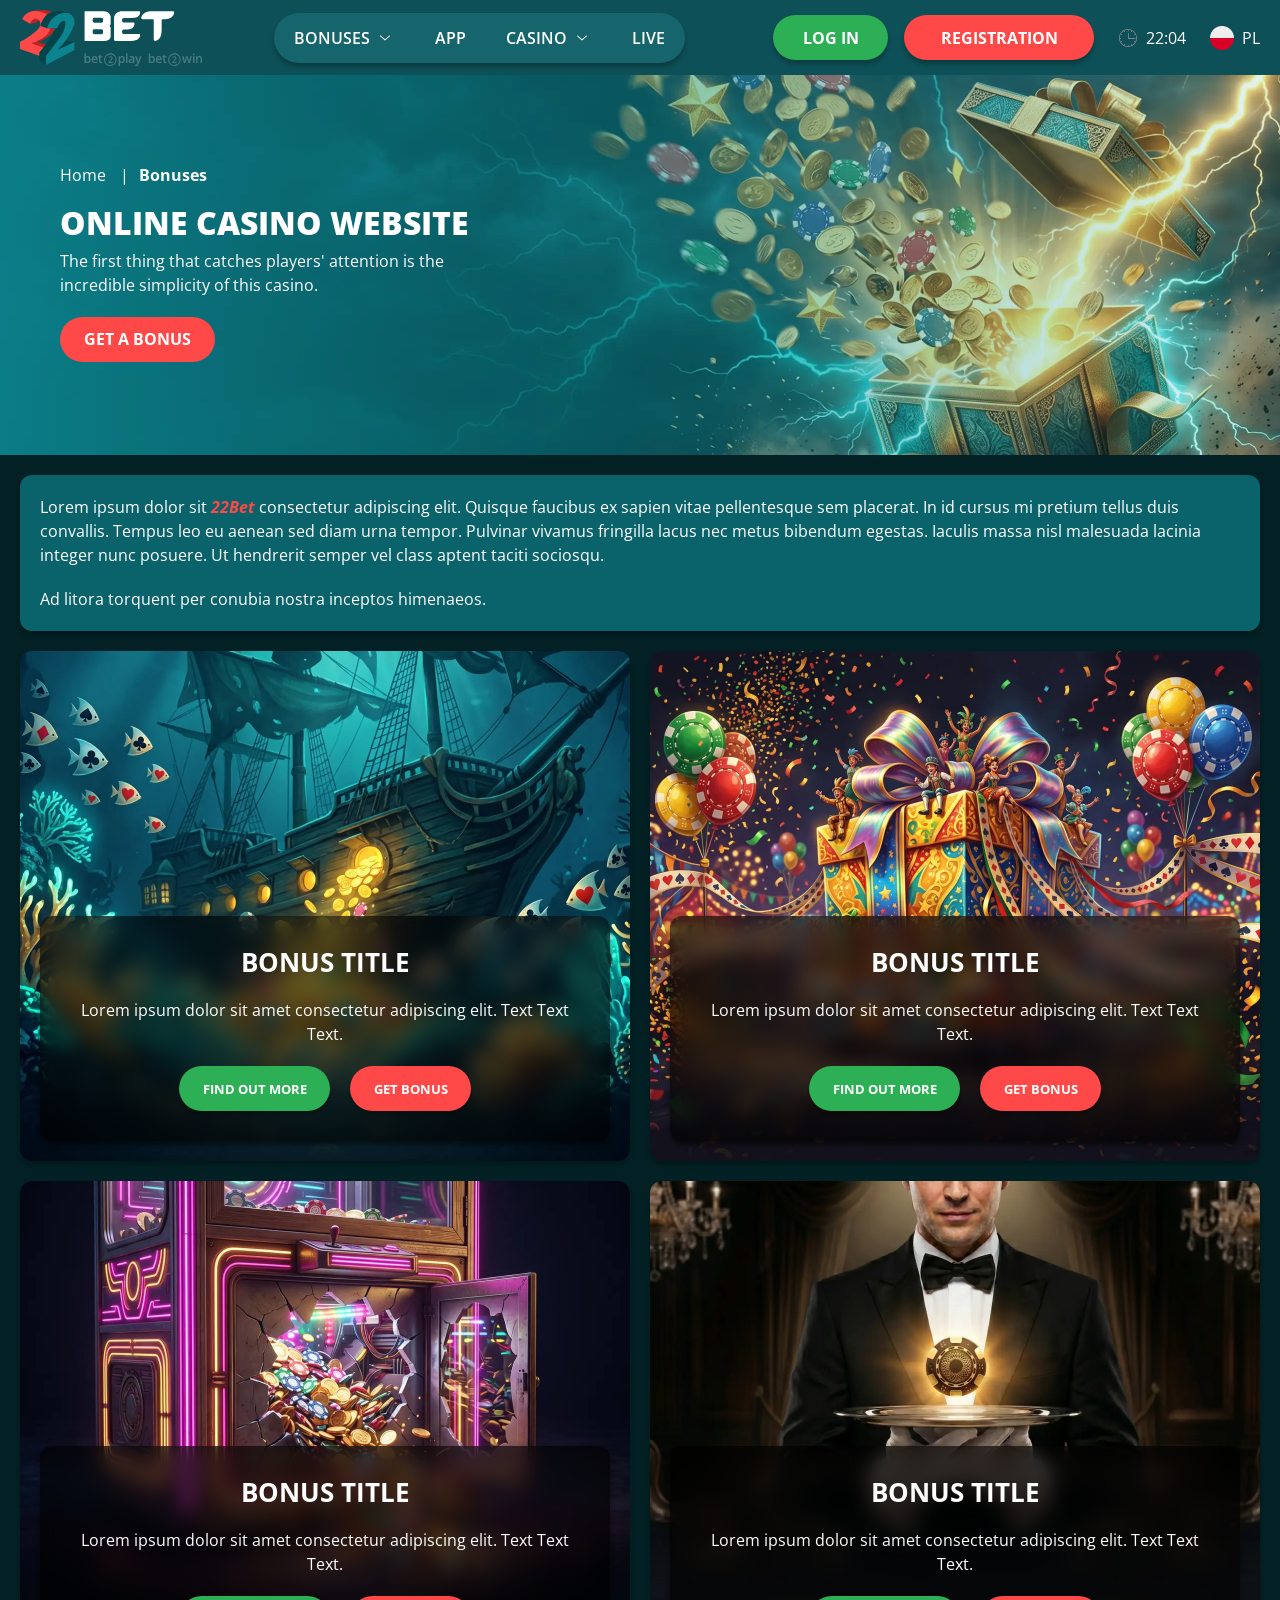
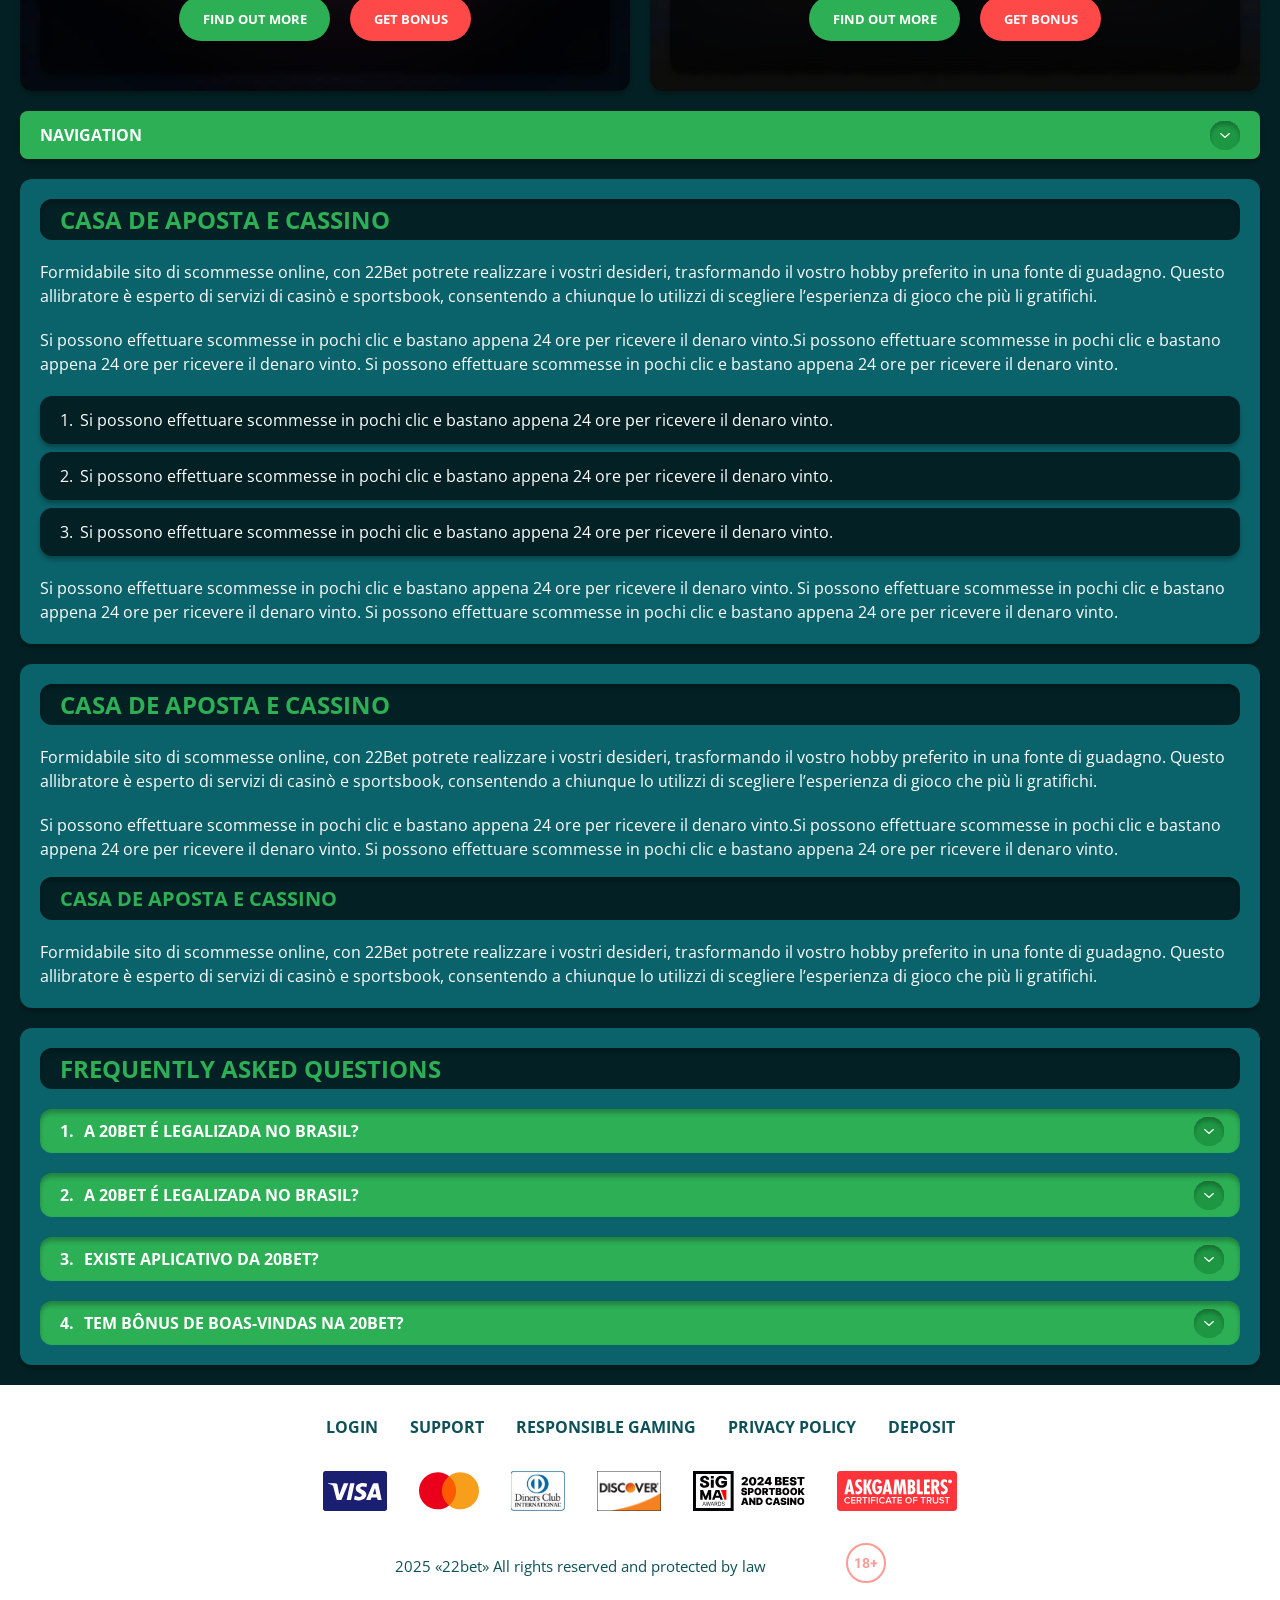
<file: bonus.html>
<!DOCTYPE html>
<html lang="pl">
  <head>
    <meta charset="UTF-8" />
   
    <meta name="viewport" content="width=device-width, initial-scale=1.0" />
    <title>22Bet no</title>
    <meta name="description" content />
    <meta property="og:site_name" content />
    <meta property="og:title" content />
    <meta property="og:type" content="website" />
    <meta property="og:url" content />
    <meta property="og:image" content />
    <meta property="og:image:alt" content />
    <meta property="og:locale" content="pl" />
    <meta property="og:description" content />
    <link rel="preconnect" href="https://fonts.googleapis.com" />
    <link rel="preconnect" href="https://fonts.gstatic.com" crossorigin="anonymous" />
    
   <link href="https://fonts.googleapis.com/css2?family=Open+Sans:ital,wght@0,300..800;1,300..800&display=swap" rel="stylesheet">
<link href="https://fonts.googleapis.com/css?family=Roboto+Condensed&display=swap" rel="stylesheet">

    <link rel="stylesheet" href="./css/reset.css" />
    <link rel="stylesheet" href="./css/main.css" />
    <link rel="stylesheet" href="./css/media.css"/>
    <link rel="icon" href="./images/Group.png" type="image/x-icon"/>
    <script
    src="https://code.jquery.com/jquery-3.6.1.min.js"
    integrity="sha256-o88AwQnZB+VDvE9tvIXrMQaPlFFSUTR+nldQm1LuPXQ="
    crossorigin="anonymous"
  ></script>
  </head>
  <body>
  <header class="header">
      <section class="content header__content">
        <a href="./index.html" class="logo header__logo"
          ><img src="./images/logo.svg" alt="logo" title
        /></a>
        <button class="header__btn-menu" >
          <svg width="16px" height="16px" viewBox="0 0 16 16" xmlns="http://www.w3.org/2000/svg">
              <rect y="0" width="16" height="3" rx="1.5"></rect>
              <rect y="6.5" width="16" height="3" rx="1.5"></rect>
              <rect y="13" width="16" height="3" rx="1.5"></rect>
            </svg>
        </button>

          <nav class="menu header__menu">
            <ul class="header__menu-list">
                
              <li class="">
              <div class="header__menu-wrapper">
                <div class="js-button-expander js-button-expander--menu" >
                <a href="./bonus.html" >
                <span>Bonuses</span>
              </a>
              </div>
              <div class="header__menu-wrap js-expand-content js-expand-content--menu">
                <ul >
                  <li>
                    <a href="./freeSpins.html">
                    <span>Free Spins</span>
                  </a></li>
                  <li><a href="./promoCode.html">
                    <span>Promo Code</span>
                  </a>
                </li>
                  <li><a href="./welcomeBonus.html">
                    <span>Welcome Bonus</span>
                  </a>
                </li>
                <li><a href="./vip.html">
                    <span>VIP</span>
                  </a>
                </li>
                </ul>
              </div>
              </div>
               <a href="./bonus.html" class="header__menu-item">
                <span>Bonuses</span>
              </a>
            </li>
              <li>
                <a href="./app.html">
                 App
                </a>
              </li>
              
              <li class="">
              <div class="header__menu-wrapper">
                <div class="js-button-expander js-button-expander--menu" >
                <a href="./casino.html" >
                <span> Casino</span>
              </a>
              </div>
              <div class="header__menu-wrap js-expand-content js-expand-content--menu">
                <ul >
                  <li>
                    <a href="./slots.html">
                    <span>Slots</span>
                  </a></li>
                 
                </ul>
              </div>
              </div>
               <a href="./casino.html" class="header__menu-item">
                <span>Casino</span>
              </a>
            </li>
               <li>
                <a href="./live.html">
               Live
                </a>
              </li>
              <li>
                    <a href="./freeSpins.html">
                    <span>Free Spins</span>
                  </a></li>
                  <li><a href="./promoCode.html">
                    <span>Promo Code</span>
                  </a>
                </li>
                  <li><a href="./welcomeBonus.html">
                    <span>Welcome Bonus</span>
                  </a>
                </li>
                <li><a href="./vip.html">
                    <span>VIP</span>
                  </a>
                </li>
             <li>
                    <a href="./slots.html">
                    <span>Slots</span>
                  </a></li>
             
             
            </ul>
            <div class="header__button header__button-menu " >
              <a href="#" class="button  button__login-menu">log in</a>
              <a href="#" class="button button__menu">registration</a>
            </div>
           
          </nav>
            <a href="#" class="button button__login">log in</a>
            <a href="#" class="button button__singup">registration</a>
            <div id="clock" class="header__time">00:00</div>
            <a href="#" class="header__flag">
                <span><img src="./images/flag.png" alt="flag" title /></span>
                <span>pl</span>
              </a>
      </section>
    </header>
     <main class="main home main-page">
        <section class=" hero hero__page">
           
            <div class="background ">
              <img src="./images/bonus/bg-bonus.webp" alt="hero" title />
              
            </div>
            <div class="hero__wrapper hero__wrapper-page">
              <div class="hero__data hero__data-bonus">
                <ul
                class="breadcrumbs "
                
              >
                <li
                  
                >
                  <a href="/" >
                    <span >Home</span></a
                  >
                 
                </li>
                <li
                  
                >
                  <a href="#" > <span >Bonuses</span></a>
                 
                </li>
              </ul>
                <h1 class="title general hero__title">
                  Online Casino Website
                </h1>
                 <p class="hero__text">The first thing that catches players' attention is the incredible simplicity of this casino.</p>
               
                <a href="#" class="button  hero__button ">Get a Bonus</a>
               
              </div>
             
            </div>
          </section>
      <section class="main__wrap main__wrap-page">
       
       <section class="content__wrapper content__wrapper-page">
        <section class="content article">
            <p>
             Lorem ipsum dolor sit <a href="#">22Bet</a> consectetur adipiscing elit. Quisque faucibus ex sapien vitae pellentesque sem placerat. In id cursus mi pretium tellus duis convallis. Tempus leo eu aenean sed diam urna tempor. Pulvinar vivamus fringilla lacus nec metus bibendum egestas. Iaculis massa nisl malesuada lacinia integer nunc posuere. Ut hendrerit semper vel class aptent taciti sociosqu.
            </p>
            <p>
             Ad litora torquent per conubia nostra inceptos himenaeos.
            </p>
          </section>
        
          <section class="content bonuses">
            <ul class="bonuses__list">
               <li class="  bonuses__item">
                 
                 <div class="images__wrap">
                   <div class="background bonuses__img">
                     <img src="./images/bonus/banner-bonus1.webp" alt="" title="">
                  </div>
                  <div class="bonuses__desc">
                     <div class="wrap">
                        
                        <h2 class="title high bonuses__title">Bonus Title</h2>
                        <div class="bonuses__text">
                           <p>Lorem ipsum dolor sit amet consectetur adipiscing elit. Text Text Text.</p>
                          </div>
                        
                     </div>
                     <div class="bonuses__buttons">
                      <a href="#" class="button bonuses__button">Find out more</a>
                      <a href="#" class="button bonuses__button">Get Bonus</a>
                   </div>
                  </div>
                 </div>
                  
               </li>
               <li class="bonuses__item">
                 <div class="images__wrap">
                  <div class="background bonuses__img">
                     <img src="./images/bonus/banner-bonus2.webp" alt="" title="">
                  </div>
                  <div class="bonuses__desc">
                     <div class="wrap">
                       
                        <h2 class="title high bonuses__title">Bonus Title</h2>
                        <div class="bonuses__text">
                            <p>Lorem ipsum dolor sit amet consectetur adipiscing elit. Text Text Text.</p> </div>
                        
                     </div>
                     <div class="bonuses__buttons">
                      <a href="#" class="button bonuses__button">Find out more</a>
                      <a href="#" class="button bonuses__button">Get Bonus</a>
                   </div>
                  </div>
                 </div>
               </li>
               <li class="bonuses__item">
                <div class="images__wrap">
                  <div class="background bonuses__img">
                     <img src="./images/bonus/banner-bonus3.webp" alt="" title="">
                  </div>
                  <div class="bonuses__desc">
                     <div class="wrap">
                        
                        <h2 class="title high bonuses__title">Bonus Title</h2>
                        <div class="bonuses__text">
                           <p>Lorem ipsum dolor sit amet consectetur adipiscing elit. Text Text Text.</p>
                        </div>
                       
                     </div>
                     <div class="bonuses__buttons">
                      <a href="#" class="button bonuses__button">Find out more</a>
                      <a href="#" class="button bonuses__button">Get Bonus</a>
                   </div>
                  </div>
                </div>
               </li>
               <li class="bonuses__item">
                  <div class="images__wrap">
                  <div class="background bonuses__img">
                     <img src="./images/bonus/banner-bonus4.webp" alt="" title="">
                  </div>
                  <div class="bonuses__desc">
                     <div class="wrap">
                        
                        <h2 class="title high bonuses__title">Bonus Title</h2>
                        <div class="bonuses__text">
                           <p>Lorem ipsum dolor sit amet consectetur adipiscing elit. Text Text Text.</p>
                        </div>
                        
                     </div>
                     <div class="bonuses__buttons">
                      <a href="#" class="button bonuses__button">Find out more</a>
                      <a href="#" class="button bonuses__button">Get Bonus</a>
                      
                   </div>
                  </div>
                  </div>
               </li>
            </ul>
         </section>
            <section class="content menu-review__content">
              

            
                <div class="menu__review-desk menu__review-content">Navigation</div>
                <ul class="menu__review menu__review-list">
                  <li><a href="#">Lorem ipsum dolor sit</a></li>
                    <li><a href="#">Amet consectetur adipiscing</a></li>
                      <li><a href="#">Quisque faucibus ex sapien vitae</a></li>
                        <li><a href="#">Ut hendrerit sempero</a></li>
                          <li><a href="#">Pulvinar vivamus fringilla</a></li>
                           <li><a href="#">Ad litora torquent per conubia</a></li>
                         
                          
                </ul>
             
          
          </section>
         
         <section class="content article">
            <h2 class="title high article__title">Casa de Aposta e Cassino</h2>
            
            <p>
             Formidabile sito di scommesse online, con 22Bet potrete realizzare i vostri desideri, trasformando il vostro hobby preferito in una fonte di guadagno. Questo allibratore è esperto di servizi di casinò e sportsbook, consentendo a chiunque lo utilizzi di scegliere l’esperienza di gioco che più li gratifichi.
            </p>
            <p>
             Si possono effettuare scommesse in pochi clic e bastano appena 24 ore per ricevere il denaro vinto.Si possono effettuare scommesse in pochi clic e bastano appena 24 ore per ricevere il denaro vinto. Si possono effettuare scommesse in pochi clic e bastano appena 24 ore per ricevere il denaro vinto.
            </p>
           <ol>
              <li>Si possono effettuare scommesse in pochi clic e bastano appena 24 ore per ricevere il denaro vinto.</li>
              <li>Si possono effettuare scommesse in pochi clic e bastano appena 24 ore per ricevere il denaro vinto.</li>
              <li>Si possono effettuare scommesse in pochi clic e bastano appena 24 ore per ricevere il denaro vinto.</li>
            </ol>
            <p>Si possono effettuare scommesse in pochi clic e bastano appena 24 ore per ricevere il denaro vinto. Si possono effettuare scommesse in pochi clic e bastano appena 24 ore per ricevere il denaro vinto. Si possono effettuare scommesse in pochi clic e bastano appena 24 ore per ricevere il denaro vinto.</p>
          </section>
           <section class="content article">
            <h2 class="title high article__title">Casa de Aposta e Cassino</h2>
            
            <p>
             Formidabile sito di scommesse online, con 22Bet potrete realizzare i vostri desideri, trasformando il vostro hobby preferito in una fonte di guadagno. Questo allibratore è esperto di servizi di casinò e sportsbook, consentendo a chiunque lo utilizzi di scegliere l’esperienza di gioco che più li gratifichi.
            </p>
            <p>
             Si possono effettuare scommesse in pochi clic e bastano appena 24 ore per ricevere il denaro vinto.Si possono effettuare scommesse in pochi clic e bastano appena 24 ore per ricevere il denaro vinto. Si possono effettuare scommesse in pochi clic e bastano appena 24 ore per ricevere il denaro vinto.
            </p>
          
            <h3>Casa de Aposta e Cassino</h3>
            <p>Formidabile sito di scommesse online, con 22Bet potrete realizzare i vostri desideri, trasformando il vostro hobby preferito in una fonte di guadagno. Questo allibratore è esperto di servizi di casinò e sportsbook, consentendo a chiunque lo utilizzi di scegliere l’esperienza di gioco che più li gratifichi.</p>
          </section>
        
           <section class="content faq">
            <h2 class="title high faq__title">Frequently Asked Questions</h2>
            <ul class="faq__list " >
              <li class="faq__item"  >
                <h3 class="title medium faq__subtitle js-button-expander js-button-expander--faq"  >A 20Bet é legalizada no Brasil?
                 </h3>
                <div  class="faq__answer js-expand-content js-expand-content--faq" >
                  <p  >
                    Sim, a casa de apostas tem licença emitida por Curaçao, que é reconhecida no Brasil e a permite atuar por aqui.
                  </p>
                </div>
              </li>
              <li class="faq__item"  >
                <h3 class="title medium faq__subtitle js-button-expander js-button-expander--faq"  >A 20Bet é legalizada no Brasil?</h3>
                <div class="faq__answer js-expand-content js-expand-content--faq" >
                  <p  >
                    Sim, a casa de apostas tem licença emitida por Curaçao, que é reconhecida no Brasil e a permite atuar por aqui.
                  </p>
                </div>
              </li> 
              <li class="faq__item"  >
                <h3 class="title medium faq__subtitle js-button-expander js-button-expander--faq"  >Existe aplicativo da 20Bet?</h3>
                <div class="faq__answer js-expand-content js-expand-content--faq" >
                  <p  >
                   Sim, disponível para sistemas operacionais iOS e Android.
                  </p>
                </div>
              </li> 
              <li class="faq__item"  >
                <h3 class="title medium faq__subtitle js-button-expander js-button-expander--faq"  >Tem bônus de boas-vindas na 20Bet?</h3>
                <div class="faq__answer js-expand-content js-expand-content--faq" >
                  <p  >
                   O pacote especial para novos usuários da 20Bet paga 100% sobre o primeiro depósito, com limite de 600 BRL.
                  </p>
                </div>
              </li> 
             
            </ul>
          </section>
          
        </section> 
        
       
        <div class=""  onclick="scrollToTop()">
          <button class="main__arrow" id="scrollToTopBtn"></button>
        </div> 
      </section>
    </main> 
  <footer class=" footer ">
      <section class="content footer__content">
        <ul class="footer__menu">
         <li><a href="./login.html">Login</a></li>
         <li><a href="./support.html">Support</a></li>
         <li><a href="./responsible.html">Responsible Gaming</a></li>
         <li><a href="./policy.html">Privacy Policy</a></li>
         <li><a href="./deposit.html">Deposit</a></li>
        </ul>
       
          <ul class="footer__cards-list">
           
            <li>
              <a href="#"
                ><img src="./images/visa.svg" alt="cardvisa" title
              /></a>
            </li>
            <li>
              <a href="#"
                ><img
                  src="./images/mastercard.svg"
                  alt="mastercard"
                  title
              /></a>
            </li>
            <li>
                <a href="#"
                  ><img src="./images/diners.svg" alt="diners" title
                /></a>
              </li>
              <li>
                <a href="#"
                  ><img src="./images/discover.svg" alt="discover" title
                /></a>
              </li>
              <li>
                <a href="#"
                  ><img src="./images/sigma.svg" alt="sigma" title
                /></a>
              </li>
              <li>
                <a href="#"
                  ><img src="./images/ask.svg" alt="ask" title
                /></a>
              </li>
            
          </ul>
       
        <div class="footer__wrapp">
          <div class="footer__text">
           
            <p>2025 «22bet» All rights reserved and protected by law
</p>
           
          </div>
          <div class="footer__age">
            <img src="./images/age.svg" alt="age" title />
          </div>
        </div>
      
      </section>
    </footer>
    
    <script src="./js/sidebar.js" defer></script>
    <script src="./js/expander.js" defer></script>
    <script src="./js/mobile-menu.js" defer></script>
    <script src="./js/clock.js" defer></script>
     <script src="./js/arrowUp.js" defer></script>
  </body>
</html>
</file>
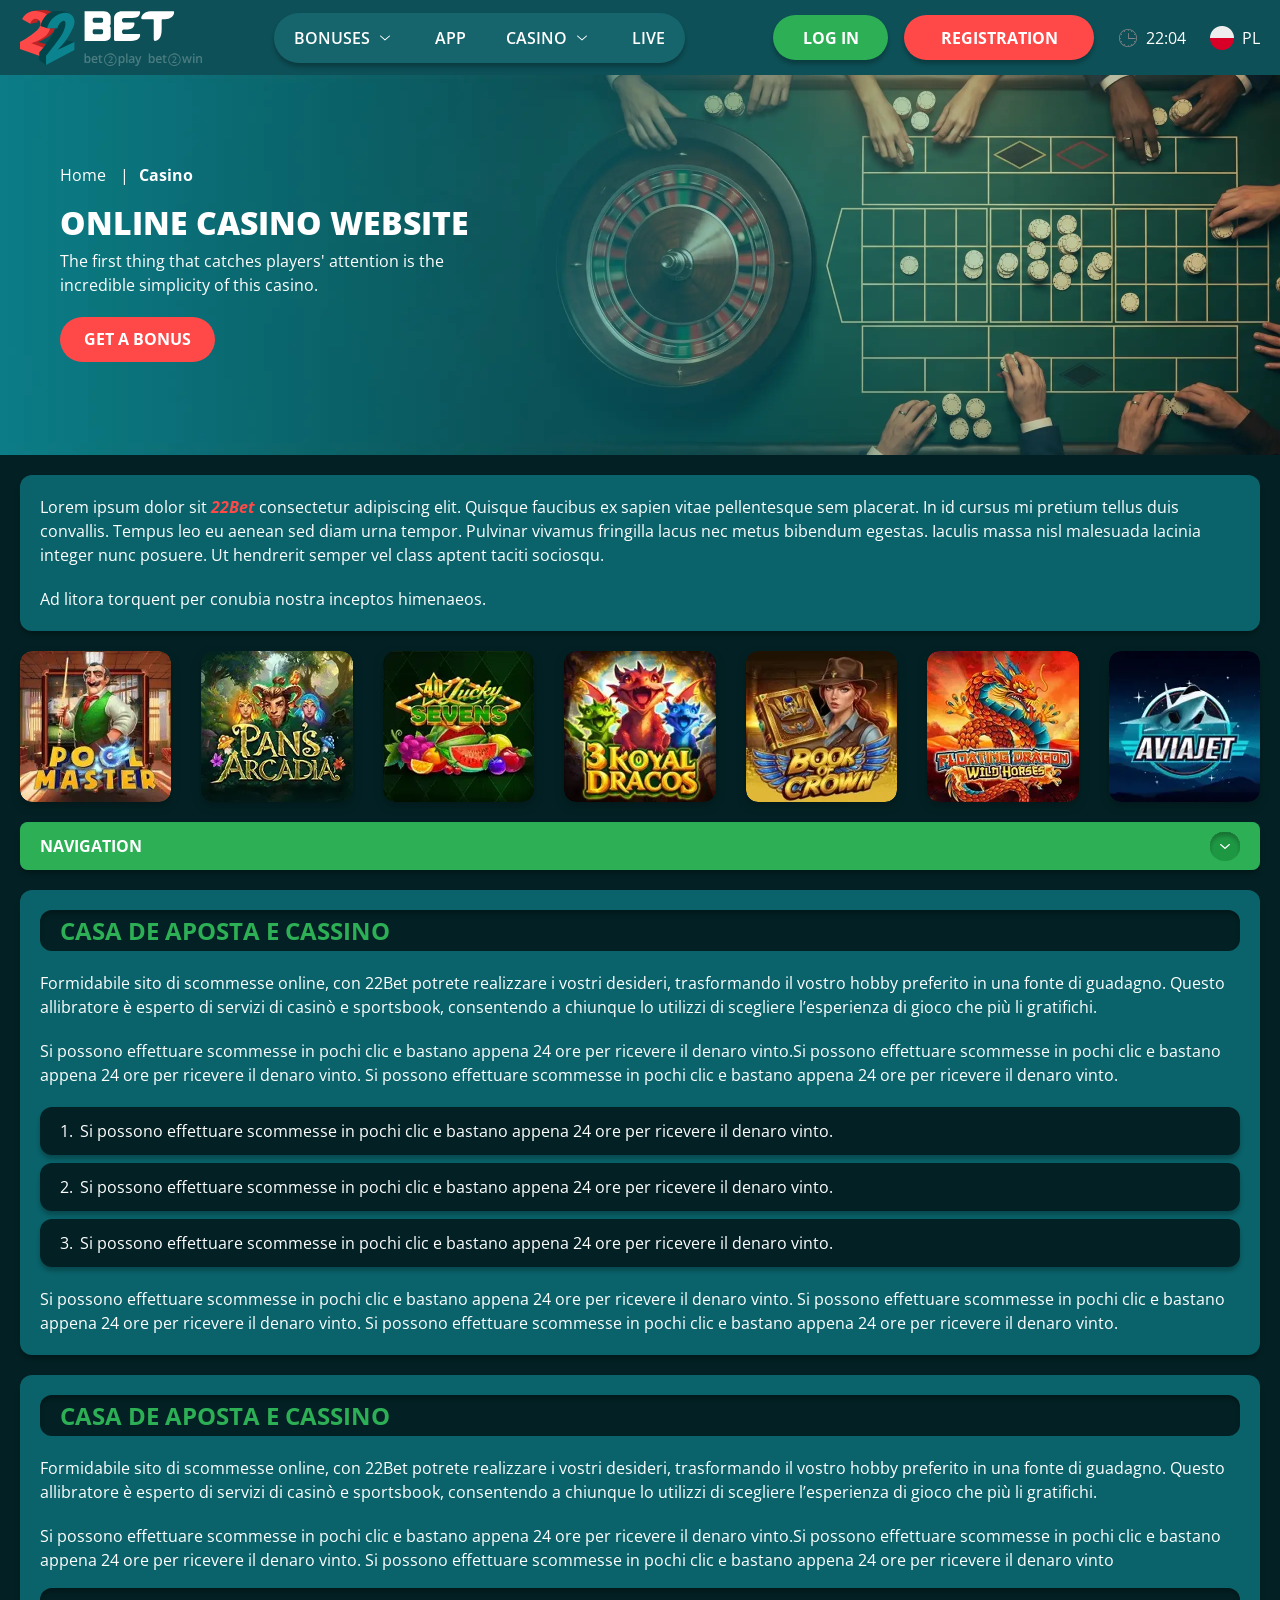
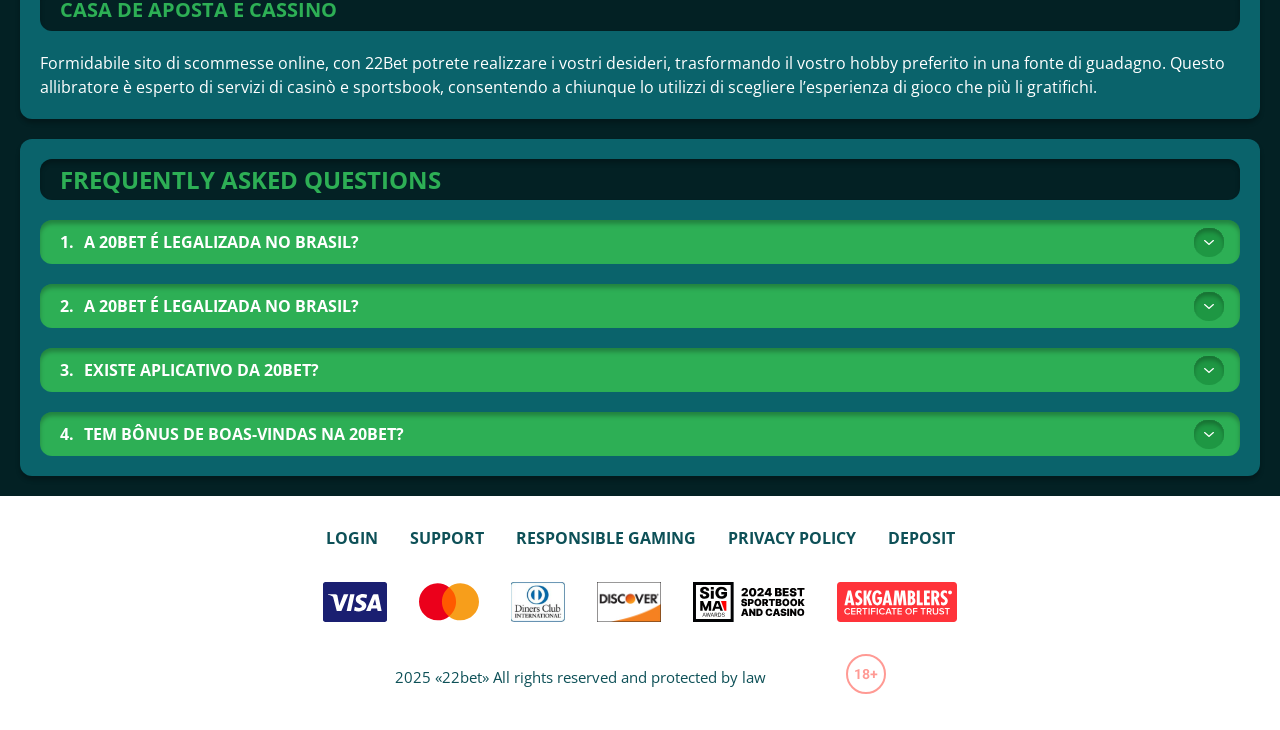
<file: casino.html>
<!DOCTYPE html>
<html lang="pl">
  <head>
    <meta charset="UTF-8" />
   
    <meta name="viewport" content="width=device-width, initial-scale=1.0" />
    <title>22Bet </title>
    <meta name="description" content />
    <meta property="og:site_name" content />
    <meta property="og:title" content />
    <meta property="og:type" content="website" />
    <meta property="og:url" content />
    <meta property="og:image" content />
    <meta property="og:image:alt" content />
    <meta property="og:locale" content="pl" />
    <meta property="og:description" content />
    <link rel="preconnect" href="https://fonts.googleapis.com" />
    <link rel="preconnect" href="https://fonts.gstatic.com" crossorigin="anonymous" />
   <link href="https://fonts.googleapis.com/css2?family=Open+Sans:ital,wght@0,300..800;1,300..800&display=swap" rel="stylesheet">
<link href="https://fonts.googleapis.com/css?family=Roboto+Condensed&display=swap" rel="stylesheet">

   <link rel="stylesheet" href="./css/reset.css" />
    <link rel="stylesheet" href="./css/main.css" />
    <link rel="stylesheet" href="./css/media.css"/>
    <link rel="icon" href="./images/Group.png" type="image/x-icon"/>
    <script
    src="https://code.jquery.com/jquery-3.6.1.min.js"
    integrity="sha256-o88AwQnZB+VDvE9tvIXrMQaPlFFSUTR+nldQm1LuPXQ="
    crossorigin="anonymous"
  ></script>
  </head>
  <body>
    <header class="header">
      <section class="content header__content">
        <a href="./index.html" class="logo header__logo"
          ><img src="./images/logo.svg" alt="logo" title
        /></a>
        <button class="header__btn-menu" >
          <svg width="16px" height="16px" viewBox="0 0 16 16" xmlns="http://www.w3.org/2000/svg">
              <rect y="0" width="16" height="3" rx="1.5"></rect>
              <rect y="6.5" width="16" height="3" rx="1.5"></rect>
              <rect y="13" width="16" height="3" rx="1.5"></rect>
            </svg>
        </button>

          <nav class="menu header__menu">
            <ul class="header__menu-list">
                
              <li class="">
              <div class="header__menu-wrapper">
                <div class="js-button-expander js-button-expander--menu" >
                <a href="./bonus.html" >
                <span>Bonuses</span>
              </a>
              </div>
              <div class="header__menu-wrap js-expand-content js-expand-content--menu">
                <ul >
                  <li>
                    <a href="./freeSpins.html">
                    <span>Free Spins</span>
                  </a></li>
                  <li><a href="./promoCode.html">
                    <span>Promo Code</span>
                  </a>
                </li>
                  <li><a href="./welcomeBonus.html">
                    <span>Welcome Bonus</span>
                  </a>
                </li>
                <li><a href="./vip.html">
                    <span>VIP</span>
                  </a>
                </li>
                </ul>
              </div>
              </div>
               <a href="./bonus.html" class="header__menu-item">
                <span>Bonuses</span>
              </a>
            </li>
              <li>
                <a href="./app.html">
                 App
                </a>
              </li>
              
              <li class="">
              <div class="header__menu-wrapper">
                <div class="js-button-expander js-button-expander--menu" >
                <a href="./casino.html" >
                <span> Casino</span>
              </a>
              </div>
              <div class="header__menu-wrap js-expand-content js-expand-content--menu">
                <ul >
                  <li>
                    <a href="./slots.html">
                    <span>Slots</span>
                  </a></li>
                 
                </ul>
              </div>
              </div>
               <a href="./bonus.html" class="header__menu-item">
                <span>Casino</span>
              </a>
            </li>
               <li>
                <a href="./live.html">
               Live
                </a>
              </li>
              <li>
                    <a href="./freeSpins.html">
                    <span>Free Spins</span>
                  </a></li>
                  <li><a href="./promoCode.html">
                    <span>Promo Code</span>
                  </a>
                </li>
                  <li><a href="./welcomeBonus.html">
                    <span>Welcome Bonus</span>
                  </a>
                </li>
                <li><a href="./vip.html">
                    <span>VIP</span>
                  </a>
                </li>
             <li>
                    <a href="./slots.html">
                    <span>Slots</span>
                  </a></li>
             
             
            </ul>
            <div class="header__button header__button-menu " >
              <a href="#" class="button  button__login-menu">log in</a>
              <a href="#" class="button button__menu">registration</a>
            </div>
           
          </nav>
            <a href="#" class="button button__login">log in</a>
            <a href="#" class="button button__singup">registration</a>
            <div id="clock" class="header__time">00:00</div>
            <a href="#" class="header__flag">
                <span><img src="./images/flag.png" alt="flag" title /></span>
                <span>pl</span>
              </a>
      </section>
    </header>
     <main class="main home main-page">
        <section class=" hero hero__page">
           
            <div class="background background-page">
              <img src="./images/casino/bg-casino.webp" alt="hero" title />
              
            </div>
            <div class="hero__wrapper hero__wrapper-page">
              <div class="hero__data hero__data-bonus">
                <ul
                class="breadcrumbs "
                
              >
                <li
                  
                >
                  <a href="/" >
                    <span >Home</span></a
                  >
                 
                </li>
                <li
                  
                >
                  <a href="#" > <span >Casino</span></a>
                 
                </li>
              </ul>
                <h1 class="title general hero__title">
                  Online Casino Website
                </h1>
                 <p class="hero__text">The first thing that catches players' attention is the incredible simplicity of this casino.</p>
               
                <a href="#" class="button  hero__button ">Get a Bonus</a>
               
              </div>
             
            </div>
          </section>
      <section class="main__wrap main__wrap-page">
       
       <section class="content__wrapper content__wrapper-page">

         
        
       
          <section class="content article">
            <p>
             Lorem ipsum dolor sit <a href="#">22Bet</a> consectetur adipiscing elit. Quisque faucibus ex sapien vitae pellentesque sem placerat. In id cursus mi pretium tellus duis convallis. Tempus leo eu aenean sed diam urna tempor. Pulvinar vivamus fringilla lacus nec metus bibendum egestas. Iaculis massa nisl malesuada lacinia integer nunc posuere. Ut hendrerit semper vel class aptent taciti sociosqu.
            </p>
            <p>
             Ad litora torquent per conubia nostra inceptos himenaeos.
            </p>
          </section>
               <section class="content casino">
           
              <ul class="casino__list ">
                <li class="casino__item">
                    <a href="#">
                      <div class="casino__wrapper">
                      <img class="casino__img" src="./images/casino/card-casino1.webp" alt="" title>
                    <div class="casino__hover casino__hover-live">
                        
                        <div class="casino-box">
                            
                        <span href="#" class="button  casino__buttons"><img src="./images/card-button.svg" alt="" title></span>
                        </div>
                    </div>
                    </div>
                    
                    </a>
                </li>
                <li class="casino__item">
                  <a href="#">
                      <div class="casino__wrapper">
                      <img class="casino__img" src="./images/casino/card-casino2.webp" alt="" title>
                    <div class="casino__hover casino__hover-live">
                        
                        <div class="casino-box">
                            
                        <span href="#" class="button  casino__buttons"><img src="./images/card-button.svg" alt="" title></span>
                        </div>
                    </div>
                    </div>
                    
                    </a>
              </li>
              <li class="casino__item">
                <a href="#">
                      <div class="casino__wrapper">
                      <img class="casino__img" src="./images/casino/card-casino3.webp" alt="" title>
                    <div class="casino__hover casino__hover-live">
                        
                        <div class="casino-box">
                            
                        <span href="#" class="button  casino__buttons"><img src="./images/card-button.svg" alt="" title></span>
                        </div>
                    </div>
                    </div>
                    
                    </a>
            </li>
             <li class="casino__item">
               <a href="#">
                      <div class="casino__wrapper">
                      <img class="casino__img" src="./images/casino/card-casino4.webp" alt="" title>
                    <div class="casino__hover casino__hover-live">
                        
                        <div class="casino-box">
                            
                        <span href="#" class="button  casino__buttons"><img src="./images/card-button.svg" alt="" title></span>
                        </div>
                    </div>
                    </div>
                    
                    </a>
            </li>
             <li class="casino__item">
                 <a href="#">
                      <div class="casino__wrapper">
                      <img class="casino__img" src="./images/casino/card-casino5.webp" alt="" title>
                    <div class="casino__hover casino__hover-live">
                        
                        <div class="casino-box">
                            
                        <span href="#" class="button  casino__buttons"><img src="./images/card-button.svg" alt="" title></span>
                        </div>
                    </div>
                    </div>
                    
                    </a>
            </li>
             <li class="casino__item">
                 <a href="#">
                      <div class="casino__wrapper">
                      <img class="casino__img" src="./images/casino/card-casino6.webp" alt="" title>
                    <div class="casino__hover casino__hover-live">
                        
                        <div class="casino-box">
                            
                        <span href="#" class="button  casino__buttons"><img src="./images/card-button.svg" alt="" title></span>
                        </div>
                    </div>
                    </div>
                    
                    </a>
            </li>
             <li class="casino__item">
                <a href="#">
                      <div class="casino__wrapper">
                      <img class="casino__img" src="./images/casino/card-casino7.webp" alt="" title>
                    <div class="casino__hover casino__hover-live">
                        
                        <div class="casino-box">
                            
                        <span href="#" class="button  casino__buttons"><img src="./images/card-button.svg" alt="" title></span>
                        </div>
                    </div>
                    </div>
                    
                    </a>
            </li>
             
             
             
             
    
      

              </ul>
         </section>
             
        
        
       <section class="content menu-review__content">
              

            
                <div class="menu__review-desk menu__review-content">Navigation</div>
                <ul class="menu__review menu__review-list">
                  <li><a href="#">Lorem ipsum dolor sit</a></li>
                    <li><a href="#">Amet consectetur adipiscing</a></li>
                      <li><a href="#">Quisque faucibus ex sapien vitae</a></li>
                        <li><a href="#">Ut hendrerit sempero</a></li>
                          <li><a href="#">Pulvinar vivamus fringilla</a></li>
                           <li><a href="#">Ad litora torquent per conubia</a></li>
                         
                          
                </ul>
             
          
          </section>
          
        
          <section class="content article">
            <h2 class="title high article__title">Casa de Aposta e Cassino</h2>
             
            <p>
             Formidabile sito di scommesse online, con 22Bet potrete realizzare i vostri desideri, trasformando il vostro hobby preferito in una fonte di guadagno. Questo allibratore è esperto di servizi di casinò e sportsbook, consentendo a chiunque lo utilizzi di scegliere l’esperienza di gioco che più li gratifichi.
            </p>
            <p>
             Si possono effettuare scommesse in pochi clic e bastano appena 24 ore per ricevere il denaro vinto.Si possono effettuare scommesse in pochi clic e bastano appena 24 ore per ricevere il denaro vinto. Si possono effettuare scommesse in pochi clic e bastano appena 24 ore per ricevere il denaro vinto.
            </p>
           <ol>
              <li>Si possono effettuare scommesse in pochi clic e bastano appena 24 ore per ricevere il denaro vinto.</li>
              <li>Si possono effettuare scommesse in pochi clic e bastano appena 24 ore per ricevere il denaro vinto.</li>
              <li>Si possono effettuare scommesse in pochi clic e bastano appena 24 ore per ricevere il denaro vinto.</li>
            </ol>
            <p>Si possono effettuare scommesse in pochi clic e bastano appena 24 ore per ricevere il denaro vinto. Si possono effettuare scommesse in pochi clic e bastano appena 24 ore per ricevere il denaro vinto. Si possono effettuare scommesse in pochi clic e bastano appena 24 ore per ricevere il denaro vinto.</p>
          </section>
         
         
           <section class="content article">
            <h2 class="title high article__title">Casa de Aposta e Cassino</h2>
            <p>Formidabile sito di scommesse online, con 22Bet potrete realizzare i vostri desideri, trasformando il vostro hobby preferito in una fonte di guadagno. Questo allibratore è esperto di servizi di casinò e sportsbook, consentendo a chiunque lo utilizzi di scegliere l’esperienza di gioco che più li gratifichi.</p>
            <p>Si possono effettuare scommesse in pochi clic e bastano appena 24 ore per ricevere il denaro vinto.Si possono effettuare scommesse in pochi clic e bastano appena 24 ore per ricevere il denaro vinto. Si possono effettuare scommesse in pochi clic e bastano appena 24 ore per ricevere il denaro vinto</p>
            <h3>Casa de Aposta e Cassino</h3>
            <p>Formidabile sito di scommesse online, con 22Bet potrete realizzare i vostri desideri, trasformando il vostro hobby preferito in una fonte di guadagno. Questo allibratore è esperto di servizi di casinò e sportsbook, consentendo a chiunque lo utilizzi di scegliere l’esperienza di gioco che più li gratifichi.</p>
           </section>

          <section class="content faq">
            <h2 class="title high faq__title">Frequently Asked Questions</h2>
            <ul class="faq__list " >
              <li class="faq__item"  >
                <h3 class="title medium faq__subtitle js-button-expander js-button-expander--faq"  >A 20Bet é legalizada no Brasil?
                 </h3>
                <div  class="faq__answer js-expand-content js-expand-content--faq" >
                  <p  >
                    Sim, a casa de apostas tem licença emitida por Curaçao, que é reconhecida no Brasil e a permite atuar por aqui.
                  </p>
                </div>
              </li>
              <li class="faq__item"  >
                <h3 class="title medium faq__subtitle js-button-expander js-button-expander--faq"  >A 20Bet é legalizada no Brasil?</h3>
                <div class="faq__answer js-expand-content js-expand-content--faq" >
                  <p  >
                    Sim, a casa de apostas tem licença emitida por Curaçao, que é reconhecida no Brasil e a permite atuar por aqui.
                  </p>
                </div>
              </li> 
              <li class="faq__item"  >
                <h3 class="title medium faq__subtitle js-button-expander js-button-expander--faq"  >Existe aplicativo da 20Bet?</h3>
                <div class="faq__answer js-expand-content js-expand-content--faq" >
                  <p  >
                   Sim, disponível para sistemas operacionais iOS e Android.
                  </p>
                </div>
              </li> 
              <li class="faq__item"  >
                <h3 class="title medium faq__subtitle js-button-expander js-button-expander--faq"  >Tem bônus de boas-vindas na 20Bet?</h3>
                <div class="faq__answer js-expand-content js-expand-content--faq" >
                  <p  >
                   O pacote especial para novos usuários da 20Bet paga 100% sobre o primeiro depósito, com limite de 600 BRL.
                  </p>
                </div>
              </li> 
             
            </ul>
          </section>
          
        </section> 
      
        <div class=""  onclick="scrollToTop()">
          <button class="main__arrow" id="scrollToTopBtn"></button>
        </div> 
        
      </section>
    </main> 
       <footer class=" footer ">
      <section class="content footer__content">
        <ul class="footer__menu">
         <li><a href="./login.html">Login</a></li>
         <li><a href="./support.html">Support</a></li>
         <li><a href="./responsible.html">Responsible Gaming</a></li>
         <li><a href="./policy.html">Privacy Policy</a></li>
         <li><a href="./deposit.html">Deposit</a></li>
        </ul>
       
          <ul class="footer__cards-list">
           
            <li>
              <a href="#"
                ><img src="./images/visa.svg" alt="cardvisa" title
              /></a>
            </li>
            <li>
              <a href="#"
                ><img
                  src="./images/mastercard.svg"
                  alt="mastercard"
                  title
              /></a>
            </li>
            <li>
                <a href="#"
                  ><img src="./images/diners.svg" alt="diners" title
                /></a>
              </li>
              <li>
                <a href="#"
                  ><img src="./images/discover.svg" alt="discover" title
                /></a>
              </li>
              <li>
                <a href="#"
                  ><img src="./images/sigma.svg" alt="sigma" title
                /></a>
              </li>
              <li>
                <a href="#"
                  ><img src="./images/ask.svg" alt="ask" title
                /></a>
              </li>
            
          </ul>
       
        <div class="footer__wrapp">
          <div class="footer__text">
           
            <p>2025 «22bet» All rights reserved and protected by law

</p>
           
          </div>
          <div class="footer__age">
            <img src="./images/age.svg" alt="age" title />
          </div>
        </div>
      
      </section>
    </footer>
    <script src="./js/arrowUp.js" defer></script>
    <script src="./js/sidebar.js" defer></script>
    <script src="./js/expander.js" defer></script>
    <script src="./js/mobile-menu.js" defer></script>
    <script src="./js/clock.js" defer></script>
  </body>
</html>
</file>
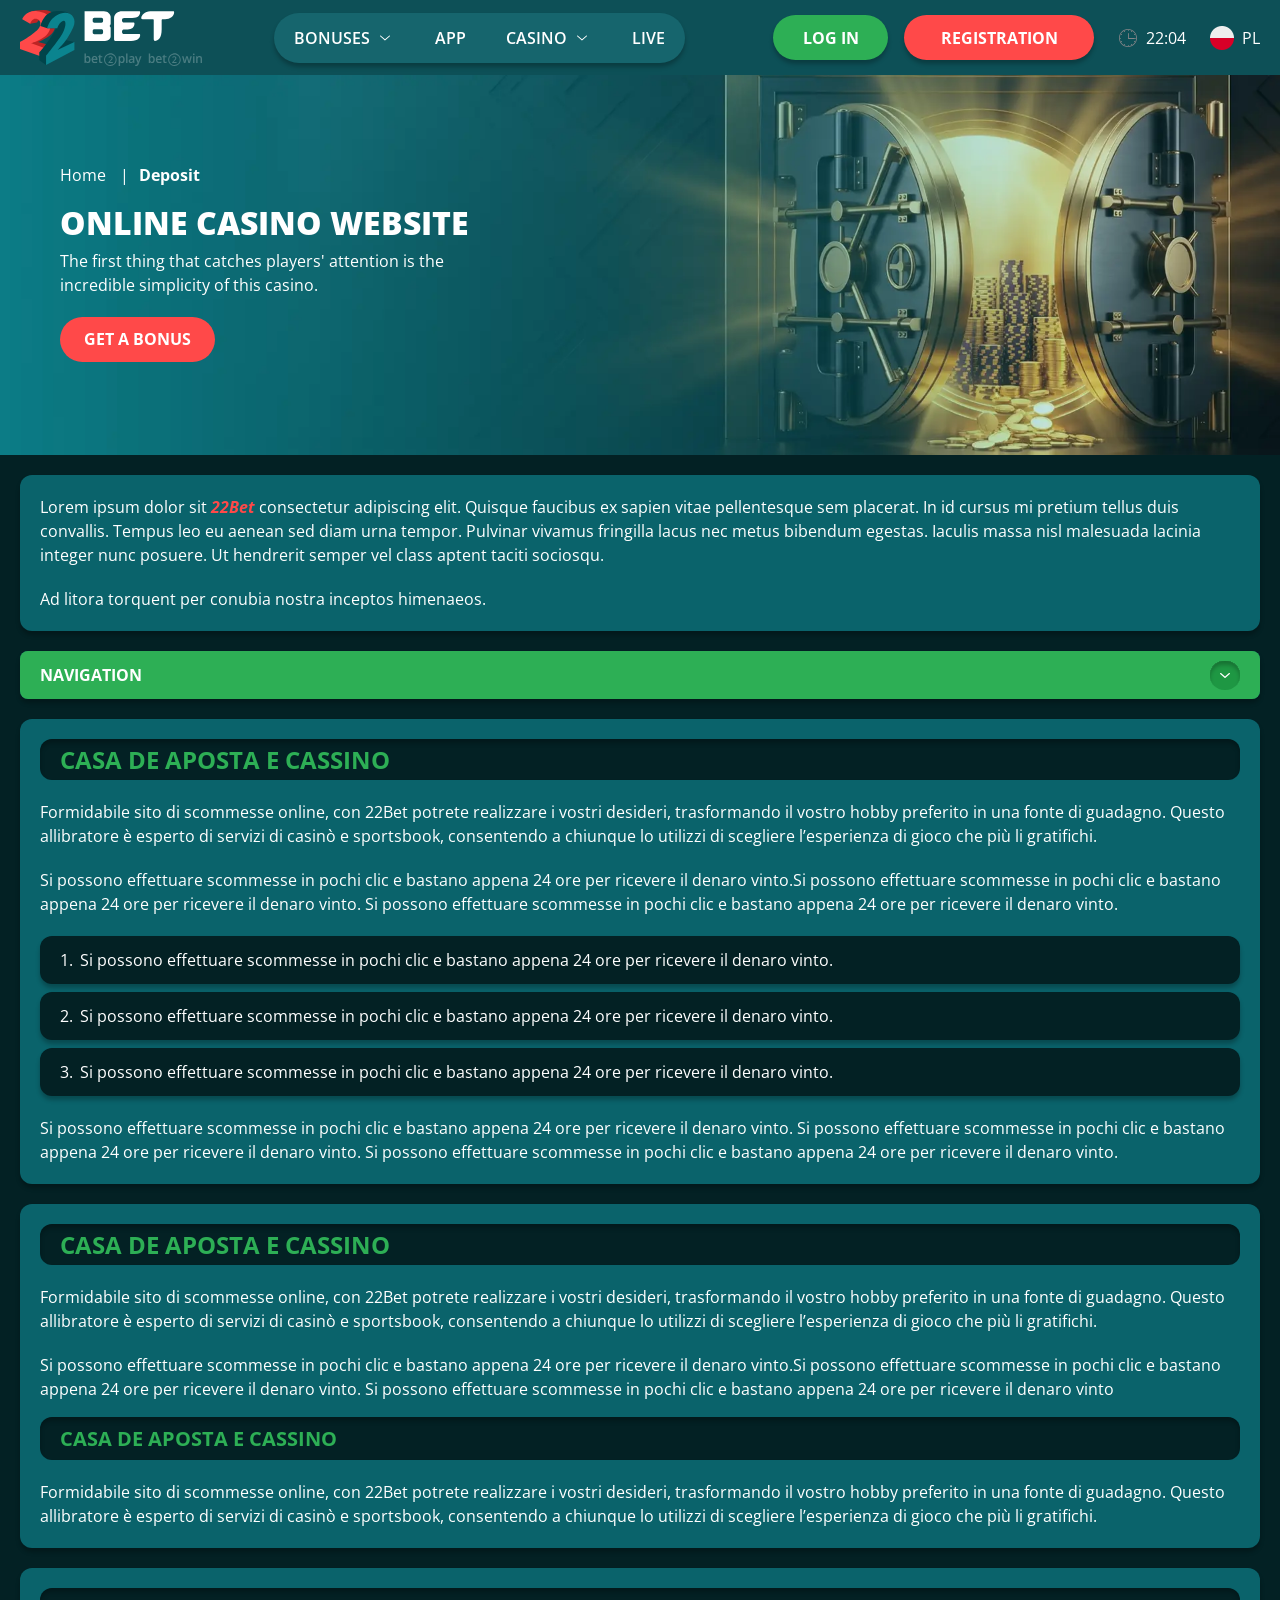
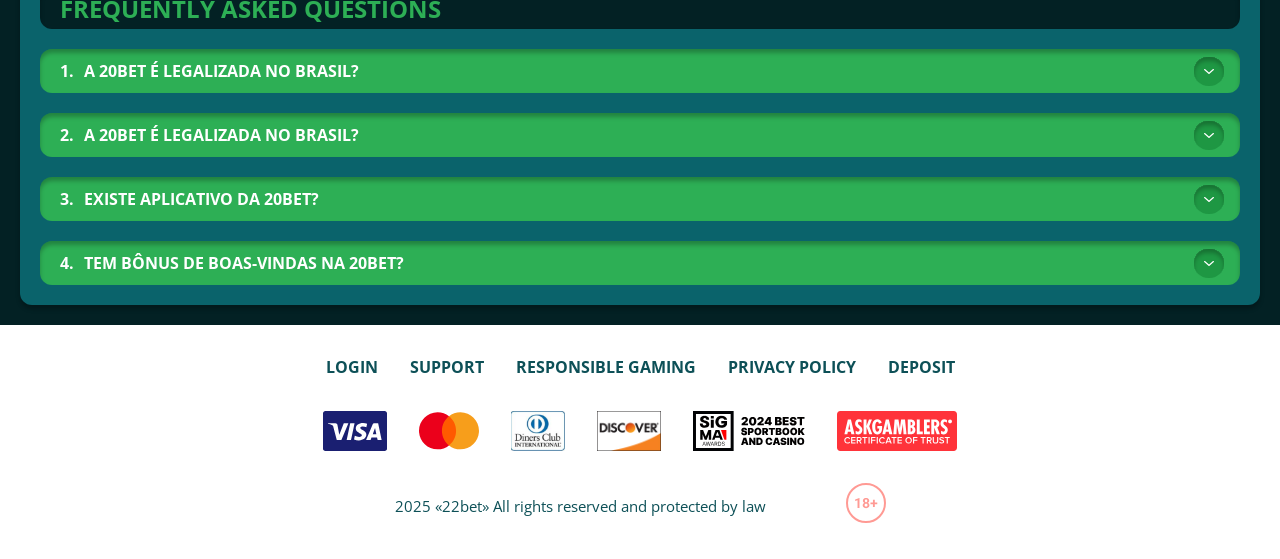
<file: deposit.html>
<!DOCTYPE html>
<html lang="pl">
  <head>
    <meta charset="UTF-8" />
   
    <meta name="viewport" content="width=device-width, initial-scale=1.0" />
    <title>22Bet </title>
    <meta name="description" content />
    <meta property="og:site_name" content />
    <meta property="og:title" content />
    <meta property="og:type" content="website" />
    <meta property="og:url" content />
    <meta property="og:image" content />
    <meta property="og:image:alt" content />
    <meta property="og:locale" content="pl" />
    <meta property="og:description" content />
    <link rel="preconnect" href="https://fonts.googleapis.com" />
    <link rel="preconnect" href="https://fonts.gstatic.com" crossorigin="anonymous" />
   <link href="https://fonts.googleapis.com/css2?family=Open+Sans:ital,wght@0,300..800;1,300..800&display=swap" rel="stylesheet">
<link href="https://fonts.googleapis.com/css?family=Roboto+Condensed&display=swap" rel="stylesheet">

   <link rel="stylesheet" href="./css/reset.css" />
    <link rel="stylesheet" href="./css/main.css" />
    <link rel="stylesheet" href="./css/media.css"/>
    <link rel="icon" href="./images/Group.png" type="image/x-icon"/>
    <script
    src="https://code.jquery.com/jquery-3.6.1.min.js"
    integrity="sha256-o88AwQnZB+VDvE9tvIXrMQaPlFFSUTR+nldQm1LuPXQ="
    crossorigin="anonymous"
  ></script>
  </head>
  <body>
    <header class="header">
      <section class="content header__content">
        <a href="./index.html" class="logo header__logo"
          ><img src="./images/logo.svg" alt="logo" title
        /></a>
        <button class="header__btn-menu" >
          <svg width="16px" height="16px" viewBox="0 0 16 16" xmlns="http://www.w3.org/2000/svg">
              <rect y="0" width="16" height="3" rx="1.5"></rect>
              <rect y="6.5" width="16" height="3" rx="1.5"></rect>
              <rect y="13" width="16" height="3" rx="1.5"></rect>
            </svg>
        </button>

          <nav class="menu header__menu">
            <ul class="header__menu-list">
                
              <li class="">
              <div class="header__menu-wrapper">
                <div class="js-button-expander js-button-expander--menu" >
                <a href="./bonus.html" >
                <span>Bonuses</span>
              </a>
              </div>
              <div class="header__menu-wrap js-expand-content js-expand-content--menu">
                <ul >
                  <li>
                    <a href="./freeSpins.html">
                    <span>Free Spins</span>
                  </a></li>
                  <li><a href="./promoCode.html">
                    <span>Promo Code</span>
                  </a>
                </li>
                  <li><a href="./welcomeBonus.html">
                    <span>Welcome Bonus</span>
                  </a>
                </li>
                <li><a href="./vip.html">
                    <span>VIP</span>
                  </a>
                </li>
                </ul>
              </div>
              </div>
               <a href="./bonus.html" class="header__menu-item">
                <span>Bonuses</span>
              </a>
            </li>
              <li>
                <a href="./app.html">
                 App
                </a>
              </li>
              
              <li class="">
              <div class="header__menu-wrapper">
                <div class="js-button-expander js-button-expander--menu" >
                <a href="./casino.html" >
                <span> Casino</span>
              </a>
              </div>
              <div class="header__menu-wrap js-expand-content js-expand-content--menu">
                <ul >
                  <li>
                    <a href="./slots.html">
                    <span>Slots</span>
                  </a></li>
                 
                </ul>
              </div>
              </div>
               <a href="./casino.html" class="header__menu-item">
                <span>Casino</span>
              </a>
            </li>
               <li>
                <a href="./live.html">
               Live
                </a>
              </li>
              <li>
                    <a href="./freeSpins.html">
                    <span>Free Spins</span>
                  </a></li>
                  <li><a href="./promoCode.html">
                    <span>Promo Code</span>
                  </a>
                </li>
                  <li><a href="./welcomeBonus.html">
                    <span>Welcome Bonus</span>
                  </a>
                </li>
                <li><a href="./vip.html">
                    <span>VIP</span>
                  </a>
                </li>
             <li>
                    <a href="./slots.html">
                    <span>Slots</span>
                  </a></li>
             
             
            </ul>
            <div class="header__button header__button-menu " >
              <a href="#" class="button  button__login-menu">log in</a>
              <a href="#" class="button button__menu">registration</a>
            </div>
           
          </nav>
            <a href="#" class="button button__login">log in</a>
            <a href="#" class="button button__singup">registration</a>
            <div id="clock" class="header__time">00:00</div>
            <a href="#" class="header__flag">
                <span><img src="./images/flag.png" alt="flag" title /></span>
                <span>pl</span>
              </a>
      </section>
    </header>
     <main class="main home main-page">
        <section class=" hero hero__page">
           
            <div class="background background-page">
              <img src="./images/layout-images/bg-deposit.webp" alt="hero" title />
              
            </div>
            <div class="hero__wrapper hero__wrapper-page">
              <div class="hero__data hero__data-bonus">
                <ul
                class="breadcrumbs "
                
              >
                <li
                  
                >
                  <a href="/" >
                    <span >Home</span></a
                  >
                 
                </li>
                <li
                  
                >
                  <a href="#" > <span >Deposit</span></a>
                 
                </li>
              </ul>
                <h1 class="title general hero__title">
                  Online Casino Website
                </h1>
                 <p class="hero__text">The first thing that catches players' attention is the incredible simplicity of this casino.</p>
               
                <a href="#" class="button  hero__button ">Get a Bonus</a>
               
              </div>
             
            </div>
          </section>
      <section class="main__wrap main__wrap-page">
       
       <section class="content__wrapper content__wrapper-page">

         
        
       
          <section class="content article">
            <p>
             Lorem ipsum dolor sit <a href="#">22Bet</a> consectetur adipiscing elit. Quisque faucibus ex sapien vitae pellentesque sem placerat. In id cursus mi pretium tellus duis convallis. Tempus leo eu aenean sed diam urna tempor. Pulvinar vivamus fringilla lacus nec metus bibendum egestas. Iaculis massa nisl malesuada lacinia integer nunc posuere. Ut hendrerit semper vel class aptent taciti sociosqu.
            </p>
            <p>
             Ad litora torquent per conubia nostra inceptos himenaeos.
            </p>
          </section>
         
               <section class="content menu-review__content">
              

            
                <div class="menu__review-desk menu__review-content">Navigation</div>
                <ul class="menu__review menu__review-list">
                  <li><a href="#">Lorem ipsum dolor sit</a></li>
                    <li><a href="#">Amet consectetur adipiscing</a></li>
                      <li><a href="#">Quisque faucibus ex sapien vitae</a></li>
                        <li><a href="#">Ut hendrerit sempero</a></li>
                          <li><a href="#">Pulvinar vivamus fringilla</a></li>
                           <li><a href="#">Ad litora torquent per conubia</a></li>
                         
                          
                </ul>
             
          
          </section>
          
        
          <section class="content article">
            <h2 class="title high article__title">Casa de Aposta e Cassino</h2>
             
            <p>
             Formidabile sito di scommesse online, con 22Bet potrete realizzare i vostri desideri, trasformando il vostro hobby preferito in una fonte di guadagno. Questo allibratore è esperto di servizi di casinò e sportsbook, consentendo a chiunque lo utilizzi di scegliere l’esperienza di gioco che più li gratifichi.
            </p>
            <p>
             Si possono effettuare scommesse in pochi clic e bastano appena 24 ore per ricevere il denaro vinto.Si possono effettuare scommesse in pochi clic e bastano appena 24 ore per ricevere il denaro vinto. Si possono effettuare scommesse in pochi clic e bastano appena 24 ore per ricevere il denaro vinto.
            </p>
           <ol>
              <li>Si possono effettuare scommesse in pochi clic e bastano appena 24 ore per ricevere il denaro vinto.</li>
              <li>Si possono effettuare scommesse in pochi clic e bastano appena 24 ore per ricevere il denaro vinto.</li>
              <li>Si possono effettuare scommesse in pochi clic e bastano appena 24 ore per ricevere il denaro vinto.</li>
            </ol>
            <p>Si possono effettuare scommesse in pochi clic e bastano appena 24 ore per ricevere il denaro vinto. Si possono effettuare scommesse in pochi clic e bastano appena 24 ore per ricevere il denaro vinto. Si possono effettuare scommesse in pochi clic e bastano appena 24 ore per ricevere il denaro vinto.</p>
          </section>
         
         
           <section class="content article">
            <h2 class="title high article__title">Casa de Aposta e Cassino</h2>
            <p>Formidabile sito di scommesse online, con 22Bet potrete realizzare i vostri desideri, trasformando il vostro hobby preferito in una fonte di guadagno. Questo allibratore è esperto di servizi di casinò e sportsbook, consentendo a chiunque lo utilizzi di scegliere l’esperienza di gioco che più li gratifichi.</p>
            <p>Si possono effettuare scommesse in pochi clic e bastano appena 24 ore per ricevere il denaro vinto.Si possono effettuare scommesse in pochi clic e bastano appena 24 ore per ricevere il denaro vinto. Si possono effettuare scommesse in pochi clic e bastano appena 24 ore per ricevere il denaro vinto</p>
            <h3>Casa de Aposta e Cassino</h3>
            <p>Formidabile sito di scommesse online, con 22Bet potrete realizzare i vostri desideri, trasformando il vostro hobby preferito in una fonte di guadagno. Questo allibratore è esperto di servizi di casinò e sportsbook, consentendo a chiunque lo utilizzi di scegliere l’esperienza di gioco che più li gratifichi.</p>
           </section>

          <section class="content faq">
            <h2 class="title high faq__title">Frequently Asked Questions</h2>
            <ul class="faq__list " >
              <li class="faq__item"  >
                <h3 class="title medium faq__subtitle js-button-expander js-button-expander--faq"  >A 20Bet é legalizada no Brasil?
                 </h3>
                <div  class="faq__answer js-expand-content js-expand-content--faq" >
                  <p  >
                    Sim, a casa de apostas tem licença emitida por Curaçao, que é reconhecida no Brasil e a permite atuar por aqui.
                  </p>
                </div>
              </li>
              <li class="faq__item"  >
                <h3 class="title medium faq__subtitle js-button-expander js-button-expander--faq"  >A 20Bet é legalizada no Brasil?</h3>
                <div class="faq__answer js-expand-content js-expand-content--faq" >
                  <p  >
                    Sim, a casa de apostas tem licença emitida por Curaçao, que é reconhecida no Brasil e a permite atuar por aqui.
                  </p>
                </div>
              </li> 
              <li class="faq__item"  >
                <h3 class="title medium faq__subtitle js-button-expander js-button-expander--faq"  >Existe aplicativo da 20Bet?</h3>
                <div class="faq__answer js-expand-content js-expand-content--faq" >
                  <p  >
                   Sim, disponível para sistemas operacionais iOS e Android.
                  </p>
                </div>
              </li> 
              <li class="faq__item"  >
                <h3 class="title medium faq__subtitle js-button-expander js-button-expander--faq"  >Tem bônus de boas-vindas na 20Bet?</h3>
                <div class="faq__answer js-expand-content js-expand-content--faq" >
                  <p  >
                   O pacote especial para novos usuários da 20Bet paga 100% sobre o primeiro depósito, com limite de 600 BRL.
                  </p>
                </div>
              </li> 
             
            </ul>
          </section>
          
        </section> 
      
        <div class=""  onclick="scrollToTop()">
          <button class="main__arrow" id="scrollToTopBtn"></button>
        </div> 
        
      </section>
    </main> 
   <footer class=" footer ">
      <section class="content footer__content">
        <ul class="footer__menu">
         <li><a href="./login.html">Login</a></li>
         <li><a href="./support.html">Support</a></li>
         <li><a href="./responsible.html">Responsible Gaming</a></li>
         <li><a href="./policy.html">Privacy Policy</a></li>
         <li><a href="./deposit.html">Deposit</a></li>
        </ul>
       
          <ul class="footer__cards-list">
           
            <li>
              <a href="#"
                ><img src="./images/visa.svg" alt="cardvisa" title
              /></a>
            </li>
            <li>
              <a href="#"
                ><img
                  src="./images/mastercard.svg"
                  alt="mastercard"
                  title
              /></a>
            </li>
            <li>
                <a href="#"
                  ><img src="./images/diners.svg" alt="diners" title
                /></a>
              </li>
              <li>
                <a href="#"
                  ><img src="./images/discover.svg" alt="discover" title
                /></a>
              </li>
              <li>
                <a href="#"
                  ><img src="./images/sigma.svg" alt="sigma" title
                /></a>
              </li>
              <li>
                <a href="#"
                  ><img src="./images/ask.svg" alt="ask" title
                /></a>
              </li>
            
          </ul>
       
        <div class="footer__wrapp">
          <div class="footer__text">
           
            <p>2025 «22bet» All rights reserved and protected by law
</p>
           
          </div>
          <div class="footer__age">
            <img src="./images/age.svg" alt="age" title />
          </div>
        </div>
      
      </section>
    </footer>
    <script src="./js/arrowUp.js" defer></script>
    <script src="./js/sidebar.js" defer></script>
    <script src="./js/expander.js" defer></script>
    <script src="./js/mobile-menu.js" defer></script>
    <script src="./js/clock.js" defer></script>
  </body>
</html>
</file>
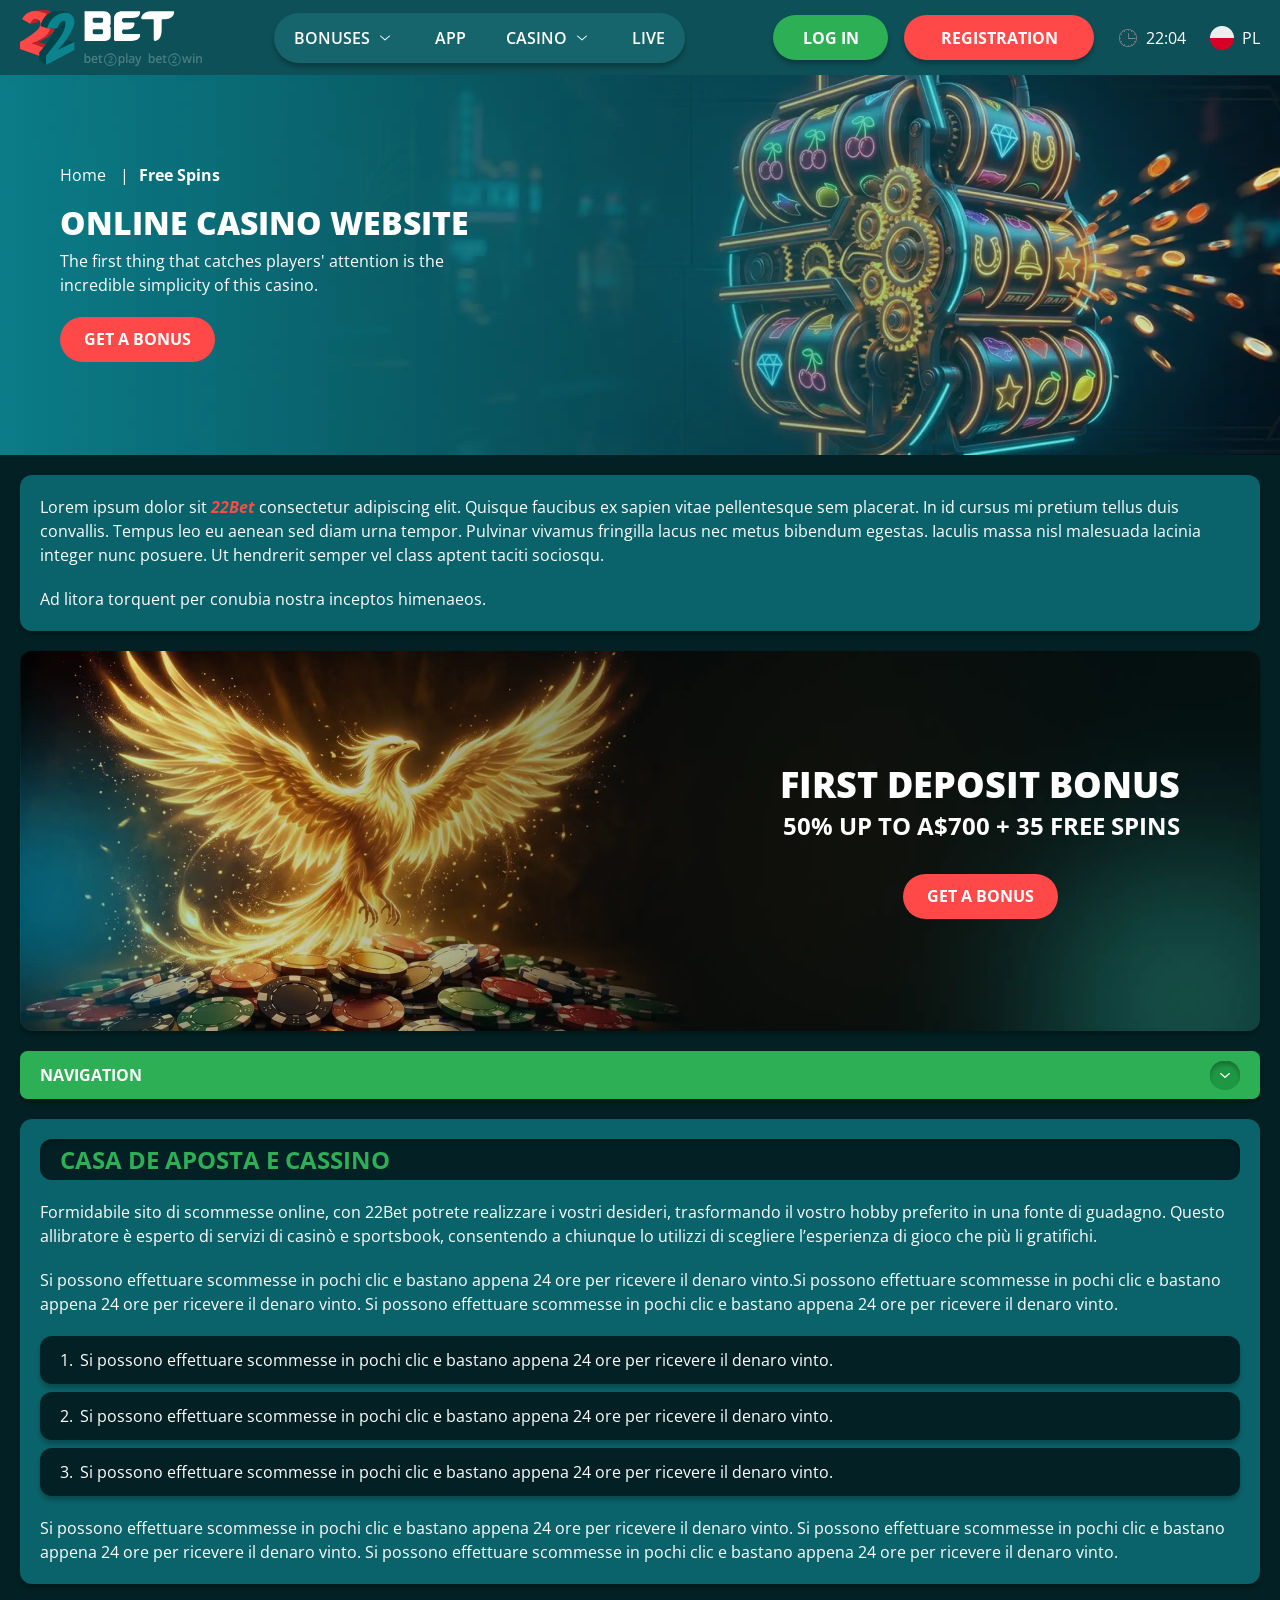
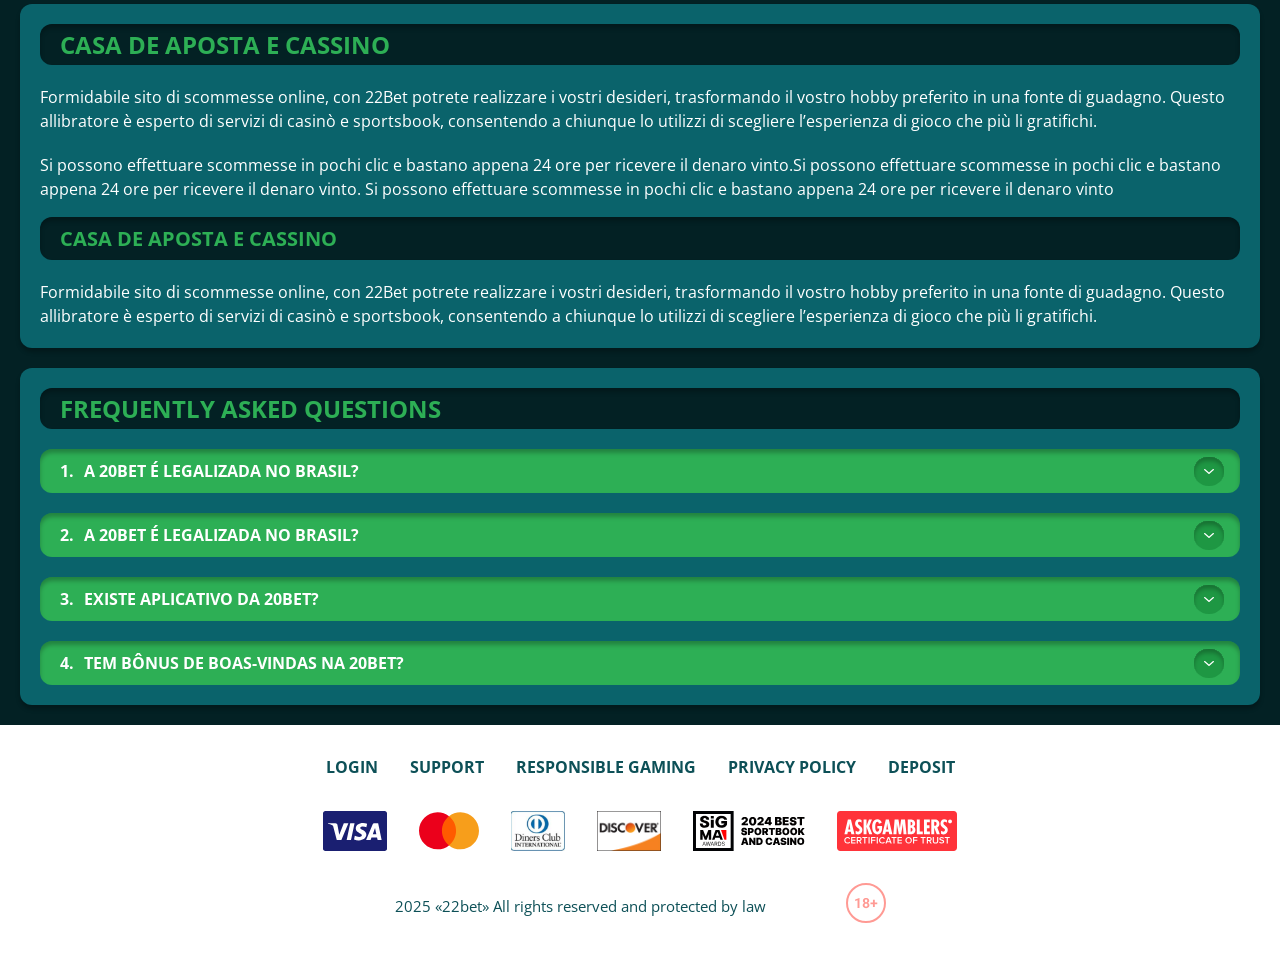
<file: freeSpins.html>
<!DOCTYPE html>
<html lang="pl">
  <head>
    <meta charset="UTF-8" />
   
    <meta name="viewport" content="width=device-width, initial-scale=1.0" />
    <title>22Bet </title>
    <meta name="description" content />
    <meta property="og:site_name" content />
    <meta property="og:title" content />
    <meta property="og:type" content="website" />
    <meta property="og:url" content />
    <meta property="og:image" content />
    <meta property="og:image:alt" content />
    <meta property="og:locale" content="pl" />
    <meta property="og:description" content />
    <link rel="preconnect" href="https://fonts.googleapis.com" />
    <link rel="preconnect" href="https://fonts.gstatic.com" crossorigin="anonymous" />
   <link href="https://fonts.googleapis.com/css2?family=Open+Sans:ital,wght@0,300..800;1,300..800&display=swap" rel="stylesheet">
<link href="https://fonts.googleapis.com/css?family=Roboto+Condensed&display=swap" rel="stylesheet">

   <link rel="stylesheet" href="./css/reset.css" />
    <link rel="stylesheet" href="./css/main.css" />
    <link rel="stylesheet" href="./css/media.css"/>
    <link rel="icon" href="./images/Group.png" type="image/x-icon"/>
    <script
    src="https://code.jquery.com/jquery-3.6.1.min.js"
    integrity="sha256-o88AwQnZB+VDvE9tvIXrMQaPlFFSUTR+nldQm1LuPXQ="
    crossorigin="anonymous"
  ></script>
  </head>
  <body>
    <header class="header">
      <section class="content header__content">
        <a href="./index.html" class="logo header__logo"
          ><img src="./images/logo.svg" alt="logo" title
        /></a>
        <button class="header__btn-menu" >
          <svg width="16px" height="16px" viewBox="0 0 16 16" xmlns="http://www.w3.org/2000/svg">
              <rect y="0" width="16" height="3" rx="1.5"></rect>
              <rect y="6.5" width="16" height="3" rx="1.5"></rect>
              <rect y="13" width="16" height="3" rx="1.5"></rect>
            </svg>
        </button>

          <nav class="menu header__menu">
            <ul class="header__menu-list">
                
              <li class="">
              <div class="header__menu-wrapper">
                <div class="js-button-expander js-button-expander--menu" >
                <a href="./bonus.html" >
                <span>Bonuses</span>
              </a>
              </div>
              <div class="header__menu-wrap js-expand-content js-expand-content--menu">
                <ul >
                  <li>
                    <a href="./freeSpins.html">
                    <span>Free Spins</span>
                  </a></li>
                  <li><a href="./promoCode.html">
                    <span>Promo Code</span>
                  </a>
                </li>
                  <li><a href="./welcomeBonus.html">
                    <span>Welcome Bonus</span>
                  </a>
                </li>
                <li><a href="./vip.html">
                    <span>VIP</span>
                  </a>
                </li>
                </ul>
              </div>
              </div>
               <a href="./bonus.html" class="header__menu-item">
                <span>Bonuses</span>
              </a>
            </li>
              <li>
                <a href="./app.html">
                 App
                </a>
              </li>
              
              <li class="">
              <div class="header__menu-wrapper">
                <div class="js-button-expander js-button-expander--menu" >
                <a href="./casino.html" >
                <span> Casino</span>
              </a>
              </div>
              <div class="header__menu-wrap js-expand-content js-expand-content--menu">
                <ul >
                  <li>
                    <a href="./slots.html">
                    <span>Slots</span>
                  </a></li>
                 
                </ul>
              </div>
              </div>
               <a href="./casino.html" class="header__menu-item">
                <span>Casino</span>
              </a>
            </li>
               <li>
                <a href="./live.html">
               Live
                </a>
              </li>
              <li>
                    <a href="./freeSpins.html">
                    <span>Free Spins</span>
                  </a></li>
                  <li><a href="./promoCode.html">
                    <span>Promo Code</span>
                  </a>
                </li>
                  <li><a href="./welcomeBonus.html">
                    <span>Welcome Bonus</span>
                  </a>
                </li>
                <li><a href="./vip.html">
                    <span>VIP</span>
                  </a>
                </li>
             <li>
                    <a href="./slots.html">
                    <span>Slots</span>
                  </a></li>
             
             
            </ul>
            <div class="header__button header__button-menu " >
              <a href="#" class="button  button__login-menu">log in</a>
              <a href="#" class="button button__menu">registration</a>
            </div>
           
          </nav>
            <a href="#" class="button button__login">log in</a>
            <a href="#" class="button button__singup">registration</a>
            <div id="clock" class="header__time">00:00</div>
            <a href="#" class="header__flag">
                <span><img src="./images/flag.png" alt="flag" title /></span>
                <span>pl</span>
              </a>
      </section>
    </header>
     <main class="main home main-page">
        <section class=" hero hero__page">
           
            <div class="background background-page">
              <img src="./images/layout-images/bg-freeSpin.webp" alt="hero" title />
              
            </div>
            <div class="hero__wrapper hero__wrapper-page">
              <div class="hero__data hero__data-bonus">
                <ul
                class="breadcrumbs "
                
              >
                <li
                  
                >
                  <a href="/" >
                    <span >Home</span></a
                  >
                 
                </li>
                <li
                  
                >
                  <a href="#" > <span >Free Spins</span></a>
                 
                </li>
              </ul>
                <h1 class="title general hero__title">
                  Online Casino Website
                </h1>
                 <p class="hero__text">The first thing that catches players' attention is the incredible simplicity of this casino.</p>
               
                <a href="#" class="button  hero__button ">Get a Bonus</a>
               
              </div>
             
            </div>
          </section>
      <section class="main__wrap main__wrap-page">
       
       <section class="content__wrapper content__wrapper-page">

         
        
       
          <section class="content article">
            <p>
             Lorem ipsum dolor sit <a href="#">22Bet</a> consectetur adipiscing elit. Quisque faucibus ex sapien vitae pellentesque sem placerat. In id cursus mi pretium tellus duis convallis. Tempus leo eu aenean sed diam urna tempor. Pulvinar vivamus fringilla lacus nec metus bibendum egestas. Iaculis massa nisl malesuada lacinia integer nunc posuere. Ut hendrerit semper vel class aptent taciti sociosqu.
            </p>
            <p>
             Ad litora torquent per conubia nostra inceptos himenaeos.
            </p>
          </section>
         
             
               <section class="content banner banner-main">
            <div class="background banner__background">
              
              <img src="./images/layout-images/banner-freeSpin.webp" alt="banner" title />
              
            </div>
            <div class="banner__info">
              
              <h2 class="title high banner__title-main">
                  
               first Deposit Bonus
              </h2>
            <p class="banner__subtitle">50% up to A$700 + 35 Free spins</p>
              <a href="#" class="button banner__button">Get a Bonus</a>
            </div>
          </section>
        
         <section class="content menu-review__content">
              

            
                <div class="menu__review-desk menu__review-content">Navigation</div>
                <ul class="menu__review menu__review-list">
                  <li><a href="#">Lorem ipsum dolor sit</a></li>
                    <li><a href="#">Amet consectetur adipiscing</a></li>
                      <li><a href="#">Quisque faucibus ex sapien vitae</a></li>
                        <li><a href="#">Ut hendrerit sempero</a></li>
                          <li><a href="#">Pulvinar vivamus fringilla</a></li>
                           <li><a href="#">Ad litora torquent per conubia</a></li>
                         
                          
                </ul>
             
          
          </section>
          
          
        
          <section class="content article">
            <h2 class="title high article__title">Casa de Aposta e Cassino</h2>
             
            <p>
             Formidabile sito di scommesse online, con 22Bet potrete realizzare i vostri desideri, trasformando il vostro hobby preferito in una fonte di guadagno. Questo allibratore è esperto di servizi di casinò e sportsbook, consentendo a chiunque lo utilizzi di scegliere l’esperienza di gioco che più li gratifichi.
            </p>
            <p>
             Si possono effettuare scommesse in pochi clic e bastano appena 24 ore per ricevere il denaro vinto.Si possono effettuare scommesse in pochi clic e bastano appena 24 ore per ricevere il denaro vinto. Si possono effettuare scommesse in pochi clic e bastano appena 24 ore per ricevere il denaro vinto.
            </p>
           <ol>
              <li>Si possono effettuare scommesse in pochi clic e bastano appena 24 ore per ricevere il denaro vinto.</li>
              <li>Si possono effettuare scommesse in pochi clic e bastano appena 24 ore per ricevere il denaro vinto.</li>
              <li>Si possono effettuare scommesse in pochi clic e bastano appena 24 ore per ricevere il denaro vinto.</li>
            </ol>
            <p>Si possono effettuare scommesse in pochi clic e bastano appena 24 ore per ricevere il denaro vinto. Si possono effettuare scommesse in pochi clic e bastano appena 24 ore per ricevere il denaro vinto. Si possono effettuare scommesse in pochi clic e bastano appena 24 ore per ricevere il denaro vinto.</p>
          </section>
         
         
           <section class="content article">
            <h2 class="title high article__title">Casa de Aposta e Cassino</h2>
            <p>Formidabile sito di scommesse online, con 22Bet potrete realizzare i vostri desideri, trasformando il vostro hobby preferito in una fonte di guadagno. Questo allibratore è esperto di servizi di casinò e sportsbook, consentendo a chiunque lo utilizzi di scegliere l’esperienza di gioco che più li gratifichi.</p>
            <p>Si possono effettuare scommesse in pochi clic e bastano appena 24 ore per ricevere il denaro vinto.Si possono effettuare scommesse in pochi clic e bastano appena 24 ore per ricevere il denaro vinto. Si possono effettuare scommesse in pochi clic e bastano appena 24 ore per ricevere il denaro vinto</p>
            <h3>Casa de Aposta e Cassino</h3>
            <p>Formidabile sito di scommesse online, con 22Bet potrete realizzare i vostri desideri, trasformando il vostro hobby preferito in una fonte di guadagno. Questo allibratore è esperto di servizi di casinò e sportsbook, consentendo a chiunque lo utilizzi di scegliere l’esperienza di gioco che più li gratifichi.</p>
           </section>

          <section class="content faq">
            <h2 class="title high faq__title">Frequently Asked Questions</h2>
            <ul class="faq__list " >
              <li class="faq__item"  >
                <h3 class="title medium faq__subtitle js-button-expander js-button-expander--faq"  >A 20Bet é legalizada no Brasil?
                 </h3>
                <div  class="faq__answer js-expand-content js-expand-content--faq" >
                  <p  >
                    Sim, a casa de apostas tem licença emitida por Curaçao, que é reconhecida no Brasil e a permite atuar por aqui.
                  </p>
                </div>
              </li>
              <li class="faq__item"  >
                <h3 class="title medium faq__subtitle js-button-expander js-button-expander--faq"  >A 20Bet é legalizada no Brasil?</h3>
                <div class="faq__answer js-expand-content js-expand-content--faq" >
                  <p  >
                    Sim, a casa de apostas tem licença emitida por Curaçao, que é reconhecida no Brasil e a permite atuar por aqui.
                  </p>
                </div>
              </li> 
              <li class="faq__item"  >
                <h3 class="title medium faq__subtitle js-button-expander js-button-expander--faq"  >Existe aplicativo da 20Bet?</h3>
                <div class="faq__answer js-expand-content js-expand-content--faq" >
                  <p  >
                   Sim, disponível para sistemas operacionais iOS e Android.
                  </p>
                </div>
              </li> 
              <li class="faq__item"  >
                <h3 class="title medium faq__subtitle js-button-expander js-button-expander--faq"  >Tem bônus de boas-vindas na 20Bet?</h3>
                <div class="faq__answer js-expand-content js-expand-content--faq" >
                  <p  >
                   O pacote especial para novos usuários da 20Bet paga 100% sobre o primeiro depósito, com limite de 600 BRL.
                  </p>
                </div>
              </li> 
             
            </ul>
          </section>
          
        </section> 
      
        <div class=""  onclick="scrollToTop()">
          <button class="main__arrow" id="scrollToTopBtn"></button>
        </div> 
        
      </section>
    </main> 
    <footer class=" footer ">
      <section class="content footer__content">
        <ul class="footer__menu">
         <li><a href="./login.html">Login</a></li>
         <li><a href="./support.html">Support</a></li>
         <li><a href="./responsible.html">Responsible Gaming</a></li>
         <li><a href="./policy.html">Privacy Policy</a></li>
         <li><a href="./deposit.html">Deposit</a></li>
        </ul>
       
          <ul class="footer__cards-list">
           
            <li>
              <a href="#"
                ><img src="./images/visa.svg" alt="cardvisa" title
              /></a>
            </li>
            <li>
              <a href="#"
                ><img
                  src="./images/mastercard.svg"
                  alt="mastercard"
                  title
              /></a>
            </li>
            <li>
                <a href="#"
                  ><img src="./images/diners.svg" alt="diners" title
                /></a>
              </li>
              <li>
                <a href="#"
                  ><img src="./images/discover.svg" alt="discover" title
                /></a>
              </li>
              <li>
                <a href="#"
                  ><img src="./images/sigma.svg" alt="sigma" title
                /></a>
              </li>
              <li>
                <a href="#"
                  ><img src="./images/ask.svg" alt="ask" title
                /></a>
              </li>
            
          </ul>
       
        <div class="footer__wrapp">
          <div class="footer__text">
           
            <p>2025 «22bet» All rights reserved and protected by law

</p>
           
          </div>
          <div class="footer__age">
            <img src="./images/age.svg" alt="age" title />
          </div>
        </div>
      
      </section>
    </footer>
    <script src="./js/arrowUp.js" defer></script>
    <script src="./js/sidebar.js" defer></script>
    <script src="./js/expander.js" defer></script>
    <script src="./js/mobile-menu.js" defer></script>
    <script src="./js/clock.js" defer></script>
  </body>
</html>
</file>
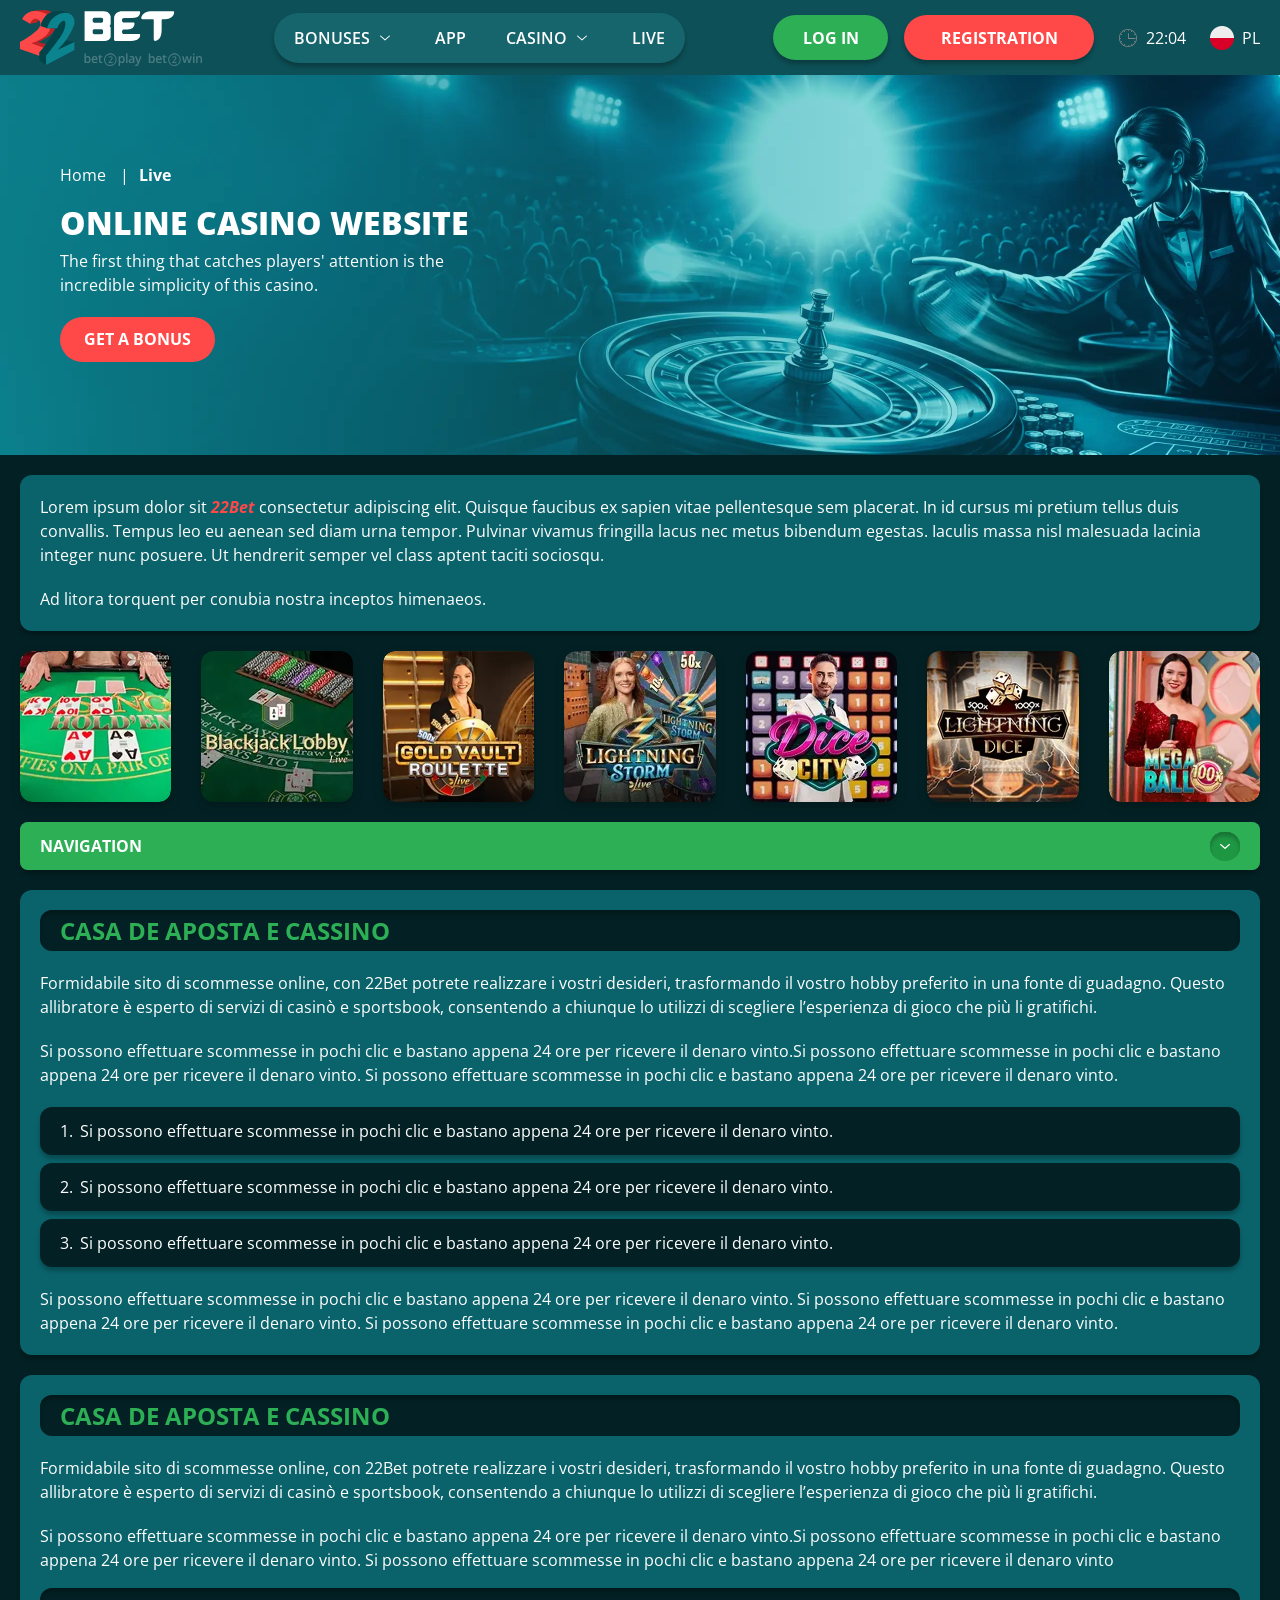
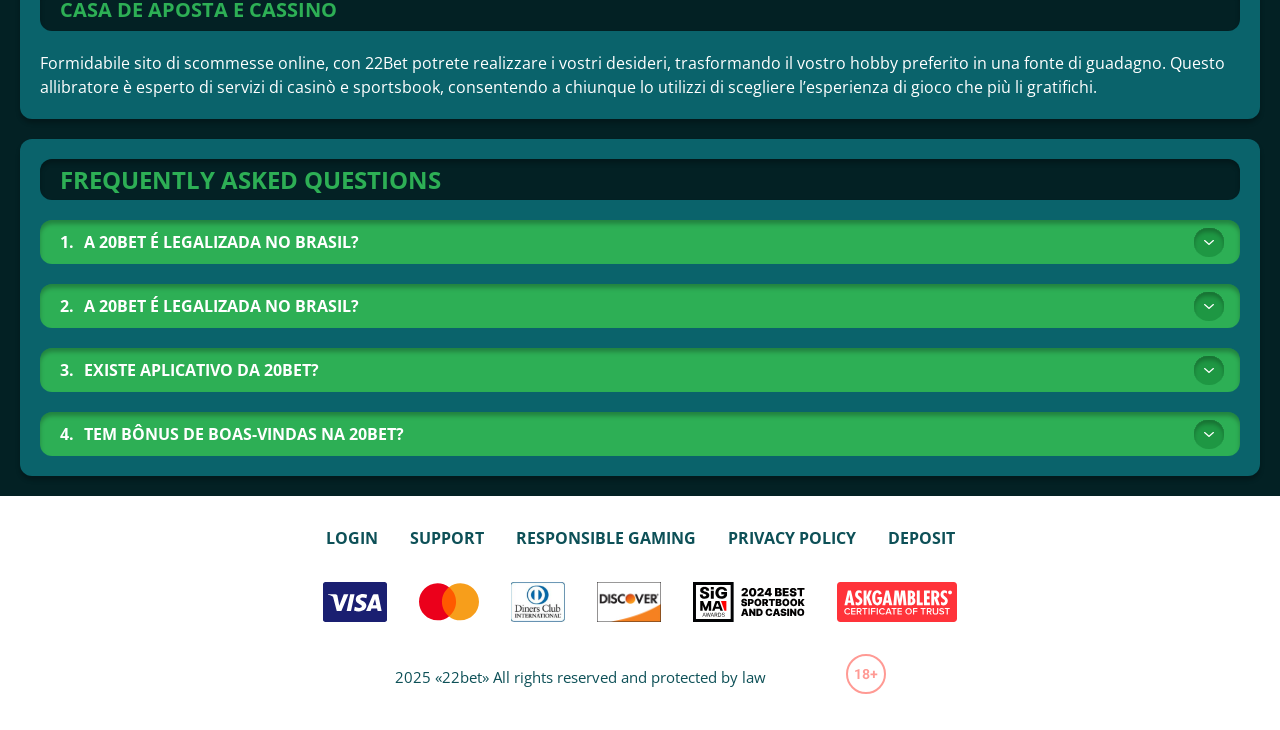
<file: live.html>
<!DOCTYPE html>
<html lang="pl">
  <head>
    <meta charset="UTF-8" />
   
    <meta name="viewport" content="width=device-width, initial-scale=1.0" />
    <title>22Bet </title>
    <meta name="description" content />
    <meta property="og:site_name" content />
    <meta property="og:title" content />
    <meta property="og:type" content="website" />
    <meta property="og:url" content />
    <meta property="og:image" content />
    <meta property="og:image:alt" content />
    <meta property="og:locale" content="pl" />
    <meta property="og:description" content />
    <link rel="preconnect" href="https://fonts.googleapis.com" />
    <link rel="preconnect" href="https://fonts.gstatic.com" crossorigin="anonymous" />
   <link href="https://fonts.googleapis.com/css2?family=Open+Sans:ital,wght@0,300..800;1,300..800&display=swap" rel="stylesheet">
<link href="https://fonts.googleapis.com/css?family=Roboto+Condensed&display=swap" rel="stylesheet">

   <link rel="stylesheet" href="./css/reset.css" />
    <link rel="stylesheet" href="./css/main.css" />
    <link rel="stylesheet" href="./css/media.css"/>
    <link rel="icon" href="./images/Group.png" type="image/x-icon"/>
    <script
    src="https://code.jquery.com/jquery-3.6.1.min.js"
    integrity="sha256-o88AwQnZB+VDvE9tvIXrMQaPlFFSUTR+nldQm1LuPXQ="
    crossorigin="anonymous"
  ></script>
  </head>
  <body>
    <header class="header">
      <section class="content header__content">
        <a href="./index.html" class="logo header__logo"
          ><img src="./images/logo.svg" alt="logo" title
        /></a>
        <button class="header__btn-menu" >
          <svg width="16px" height="16px" viewBox="0 0 16 16" xmlns="http://www.w3.org/2000/svg">
              <rect y="0" width="16" height="3" rx="1.5"></rect>
              <rect y="6.5" width="16" height="3" rx="1.5"></rect>
              <rect y="13" width="16" height="3" rx="1.5"></rect>
            </svg>
        </button>

          <nav class="menu header__menu">
            <ul class="header__menu-list">
                
              <li class="">
              <div class="header__menu-wrapper">
                <div class="js-button-expander js-button-expander--menu" >
                <a href="./bonus.html" >
                <span>Bonuses</span>
              </a>
              </div>
              <div class="header__menu-wrap js-expand-content js-expand-content--menu">
                <ul >
                  <li>
                    <a href="./freeSpins.html">
                    <span>Free Spins</span>
                  </a></li>
                  <li><a href="./promoCode.html">
                    <span>Promo Code</span>
                  </a>
                </li>
                  <li><a href="./welcomeBonus.html">
                    <span>Welcome Bonus</span>
                  </a>
                </li>
                <li><a href="./vip.html">
                    <span>VIP</span>
                  </a>
                </li>
                </ul>
              </div>
              </div>
               <a href="./bonus.html" class="header__menu-item">
                <span>Bonuses</span>
              </a>
            </li>
              <li>
                <a href="./app.html">
                 App
                </a>
              </li>
              
              <li class="">
              <div class="header__menu-wrapper">
                <div class="js-button-expander js-button-expander--menu" >
                <a href="./casino.html" >
                <span> Casino</span>
              </a>
              </div>
              <div class="header__menu-wrap js-expand-content js-expand-content--menu">
                <ul >
                  <li>
                    <a href="./slots.html">
                    <span>Slots</span>
                  </a></li>
                 
                </ul>
              </div>
              </div>
               <a href="./casino.html" class="header__menu-item">
                <span>Casino</span>
              </a>
            </li>
               <li>
                <a href="./live.html">
               Live
                </a>
              </li>
              <li>
                    <a href="./freeSpins.html">
                    <span>Free Spins</span>
                  </a></li>
                  <li><a href="./promoCode.html">
                    <span>Promo Code</span>
                  </a>
                </li>
                  <li><a href="./welcomeBonus.html">
                    <span>Welcome Bonus</span>
                  </a>
                </li>
                <li><a href="./vip.html">
                    <span>VIP</span>
                  </a>
                </li>
             <li>
                    <a href="./slots.html">
                    <span>Slots</span>
                  </a></li>
             
             
            </ul>
            <div class="header__button header__button-menu " >
              <a href="#" class="button  button__login-menu">log in</a>
              <a href="#" class="button button__menu">registration</a>
            </div>
           
          </nav>
            <a href="#" class="button button__login">log in</a>
            <a href="#" class="button button__singup">registration</a>
            <div id="clock" class="header__time">00:00</div>
            <a href="#" class="header__flag">
                <span><img src="./images/flag.png" alt="flag" title /></span>
                <span>pl</span>
              </a>
      </section>
    </header>
     <main class="main home main-page">
        <section class=" hero hero__page">
           
            <div class="background background-page">
              <img src="./images/live/bg-live.webp" alt="hero" title />
              
            </div>
            <div class="hero__wrapper hero__wrapper-page">
              <div class="hero__data hero__data-bonus">
                <ul
                class="breadcrumbs "
                
              >
                <li
                  
                >
                  <a href="/" >
                    <span >Home</span></a
                  >
                 
                </li>
                <li
                  
                >
                  <a href="#" > <span >Live</span></a>
                 
                </li>
              </ul>
                <h1 class="title general hero__title">
                  Online Casino Website
                </h1>
                 <p class="hero__text">The first thing that catches players' attention is the incredible simplicity of this casino.</p>
               
                <a href="#" class="button  hero__button ">Get a Bonus</a>
               
              </div>
             
            </div>
          </section>
      <section class="main__wrap main__wrap-page">
       
       <section class="content__wrapper content__wrapper-page">

         
        
       
          <section class="content article">
            <p>
             Lorem ipsum dolor sit <a href="#">22Bet</a> consectetur adipiscing elit. Quisque faucibus ex sapien vitae pellentesque sem placerat. In id cursus mi pretium tellus duis convallis. Tempus leo eu aenean sed diam urna tempor. Pulvinar vivamus fringilla lacus nec metus bibendum egestas. Iaculis massa nisl malesuada lacinia integer nunc posuere. Ut hendrerit semper vel class aptent taciti sociosqu.
            </p>
            <p>
             Ad litora torquent per conubia nostra inceptos himenaeos.
            </p>
          </section>
               <section class="content casino">
           
              <ul class="casino__list ">
                <li class="casino__item">
                   <a href="#">
                     <div class="casino__wrapper">
                      <img class="casino__img" src="./images/live/card-live1.webp" alt="" title>
                    <div class="casino__hover casino__hover-live">
                        
                        <div class="casino-box">
                            
                        <span href="#" class="button  casino__buttons"><img src="./images/card-button.svg" alt="" title></span>
                        </div>
                    </div>
                    </div>
                    
                   </a>
                </li>
                <li class="casino__item">
                <a href="#">
                     <div class="casino__wrapper">
                      <img class="casino__img" src="./images/live/card-live2.webp" alt="" title>
                    <div class="casino__hover casino__hover-live">
                        
                        <div class="casino-box">
                            
                        <span href="#" class="button  casino__buttons"><img src="./images/card-button.svg" alt="" title></span>
                        </div>
                    </div>
                    </div>
                    
                   </a>
              </li>
              <li class="casino__item">
               <a href="#">
                     <div class="casino__wrapper">
                      <img class="casino__img" src="./images/live/card-live3.webp" alt="" title>
                    <div class="casino__hover casino__hover-live">
                        
                        <div class="casino-box">
                            
                        <span href="#" class="button  casino__buttons"><img src="./images/card-button.svg" alt="" title></span>
                        </div>
                    </div>
                    </div>
                    
                   </a>
            </li>
             <li class="casino__item">
                <a href="#">
                     <div class="casino__wrapper">
                      <img class="casino__img" src="./images/live/card-live4.webp" alt="" title>
                    <div class="casino__hover casino__hover-live">
                        
                        <div class="casino-box">
                            
                        <span href="#" class="button  casino__buttons"><img src="./images/card-button.svg" alt="" title></span>
                        </div>
                    </div>
                    </div>
                    
                   </a>
            </li>
            <li class="casino__item">
              <a href="#">
                     <div class="casino__wrapper">
                      <img class="casino__img" src="./images/live/card-live5.webp" alt="" title>
                    <div class="casino__hover casino__hover-live">
                        
                        <div class="casino-box">
                            
                        <span href="#" class="button  casino__buttons"><img src="./images/card-button.svg" alt="" title></span>
                        </div>
                    </div>
                    </div>
                    
                   </a>
            </li>
            <li class="casino__item">
               <a href="#">
                     <div class="casino__wrapper">
                      <img class="casino__img" src="./images/live/card-live6.webp" alt="" title>
                    <div class="casino__hover casino__hover-live">
                        
                        <div class="casino-box">
                            
                        <span href="#" class="button  casino__buttons"><img src="./images/card-button.svg" alt="" title></span>
                        </div>
                    </div>
                    </div>
                    
                   </a>
            </li>
             <li class="casino__item">
               <a href="#">
                     <div class="casino__wrapper">
                      <img class="casino__img" src="./images/live/card-live7.webp" alt="" title>
                    <div class="casino__hover casino__hover-live">
                        
                        <div class="casino-box">
                            
                        <span href="#" class="button  casino__buttons"><img src="./images/card-button.svg" alt="" title></span>
                        </div>
                    </div>
                    </div>
                    
                   </a>
            </li>
           
    
      

              </ul>
         </section>
             
        
        
      <section class="content menu-review__content">
              

            
                <div class="menu__review-desk menu__review-content">Navigation</div>
                <ul class="menu__review menu__review-list">
                  <li><a href="#">Lorem ipsum dolor sit</a></li>
                    <li><a href="#">Amet consectetur adipiscing</a></li>
                      <li><a href="#">Quisque faucibus ex sapien vitae</a></li>
                        <li><a href="#">Ut hendrerit sempero</a></li>
                          <li><a href="#">Pulvinar vivamus fringilla</a></li>
                           <li><a href="#">Ad litora torquent per conubia</a></li>
                         
                          
                </ul>
             
          
          </section>
          
        
          <section class="content article">
            <h2 class="title high article__title">Casa de Aposta e Cassino</h2>
             
            <p>
             Formidabile sito di scommesse online, con 22Bet potrete realizzare i vostri desideri, trasformando il vostro hobby preferito in una fonte di guadagno. Questo allibratore è esperto di servizi di casinò e sportsbook, consentendo a chiunque lo utilizzi di scegliere l’esperienza di gioco che più li gratifichi.
            </p>
            <p>
             Si possono effettuare scommesse in pochi clic e bastano appena 24 ore per ricevere il denaro vinto.Si possono effettuare scommesse in pochi clic e bastano appena 24 ore per ricevere il denaro vinto. Si possono effettuare scommesse in pochi clic e bastano appena 24 ore per ricevere il denaro vinto.
            </p>
           <ol>
              <li>Si possono effettuare scommesse in pochi clic e bastano appena 24 ore per ricevere il denaro vinto.</li>
              <li>Si possono effettuare scommesse in pochi clic e bastano appena 24 ore per ricevere il denaro vinto.</li>
              <li>Si possono effettuare scommesse in pochi clic e bastano appena 24 ore per ricevere il denaro vinto.</li>
            </ol>
            <p>Si possono effettuare scommesse in pochi clic e bastano appena 24 ore per ricevere il denaro vinto. Si possono effettuare scommesse in pochi clic e bastano appena 24 ore per ricevere il denaro vinto. Si possono effettuare scommesse in pochi clic e bastano appena 24 ore per ricevere il denaro vinto.</p>
          </section>
         
         
           <section class="content article">
            <h2 class="title high article__title">Casa de Aposta e Cassino</h2>
            <p>Formidabile sito di scommesse online, con 22Bet potrete realizzare i vostri desideri, trasformando il vostro hobby preferito in una fonte di guadagno. Questo allibratore è esperto di servizi di casinò e sportsbook, consentendo a chiunque lo utilizzi di scegliere l’esperienza di gioco che più li gratifichi.</p>
            <p>Si possono effettuare scommesse in pochi clic e bastano appena 24 ore per ricevere il denaro vinto.Si possono effettuare scommesse in pochi clic e bastano appena 24 ore per ricevere il denaro vinto. Si possono effettuare scommesse in pochi clic e bastano appena 24 ore per ricevere il denaro vinto</p>
            <h3>Casa de Aposta e Cassino</h3>
            <p>Formidabile sito di scommesse online, con 22Bet potrete realizzare i vostri desideri, trasformando il vostro hobby preferito in una fonte di guadagno. Questo allibratore è esperto di servizi di casinò e sportsbook, consentendo a chiunque lo utilizzi di scegliere l’esperienza di gioco che più li gratifichi.</p>
           </section>

          <section class="content faq">
            <h2 class="title high faq__title">Frequently Asked Questions</h2>
            <ul class="faq__list " >
              <li class="faq__item"  >
                <h3 class="title medium faq__subtitle js-button-expander js-button-expander--faq"  >A 20Bet é legalizada no Brasil?
                 </h3>
                <div  class="faq__answer js-expand-content js-expand-content--faq" >
                  <p  >
                    Sim, a casa de apostas tem licença emitida por Curaçao, que é reconhecida no Brasil e a permite atuar por aqui.
                  </p>
                </div>
              </li>
              <li class="faq__item"  >
                <h3 class="title medium faq__subtitle js-button-expander js-button-expander--faq"  >A 20Bet é legalizada no Brasil?</h3>
                <div class="faq__answer js-expand-content js-expand-content--faq" >
                  <p  >
                    Sim, a casa de apostas tem licença emitida por Curaçao, que é reconhecida no Brasil e a permite atuar por aqui.
                  </p>
                </div>
              </li> 
              <li class="faq__item"  >
                <h3 class="title medium faq__subtitle js-button-expander js-button-expander--faq"  >Existe aplicativo da 20Bet?</h3>
                <div class="faq__answer js-expand-content js-expand-content--faq" >
                  <p  >
                   Sim, disponível para sistemas operacionais iOS e Android.
                  </p>
                </div>
              </li> 
              <li class="faq__item"  >
                <h3 class="title medium faq__subtitle js-button-expander js-button-expander--faq"  >Tem bônus de boas-vindas na 20Bet?</h3>
                <div class="faq__answer js-expand-content js-expand-content--faq" >
                  <p  >
                   O pacote especial para novos usuários da 20Bet paga 100% sobre o primeiro depósito, com limite de 600 BRL.
                  </p>
                </div>
              </li> 
             
            </ul>
          </section>
          
        </section> 
      
        <div class=""  onclick="scrollToTop()">
          <button class="main__arrow" id="scrollToTopBtn"></button>
        </div> 
        
      </section>
    </main> 
       <footer class=" footer ">
      <section class="content footer__content">
        <ul class="footer__menu">
         <li><a href="./login.html">Login</a></li>
         <li><a href="./support.html">Support</a></li>
         <li><a href="./responsible.html">Responsible Gaming</a></li>
         <li><a href="./policy.html">Privacy Policy</a></li>
         <li><a href="./deposit.html">Deposit</a></li>
        </ul>
       
          <ul class="footer__cards-list">
           
            <li>
              <a href="#"
                ><img src="./images/visa.svg" alt="cardvisa" title
              /></a>
            </li>
            <li>
              <a href="#"
                ><img
                  src="./images/mastercard.svg"
                  alt="mastercard"
                  title
              /></a>
            </li>
            <li>
                <a href="#"
                  ><img src="./images/diners.svg" alt="diners" title
                /></a>
              </li>
              <li>
                <a href="#"
                  ><img src="./images/discover.svg" alt="discover" title
                /></a>
              </li>
              <li>
                <a href="#"
                  ><img src="./images/sigma.svg" alt="sigma" title
                /></a>
              </li>
              <li>
                <a href="#"
                  ><img src="./images/ask.svg" alt="ask" title
                /></a>
              </li>
            
          </ul>
       
        <div class="footer__wrapp">
          <div class="footer__text">
           
            <p>2025 «22bet» All rights reserved and protected by law

</p>
           
          </div>
          <div class="footer__age">
            <img src="./images/age.svg" alt="age" title />
          </div>
        </div>
      
      </section>
    </footer>
    <script src="./js/arrowUp.js" defer></script>
    <script src="./js/sidebar.js" defer></script>
    <script src="./js/expander.js" defer></script>
    <script src="./js/mobile-menu.js" defer></script>
    <script src="./js/clock.js" defer></script>
  </body>
</html>
</file>
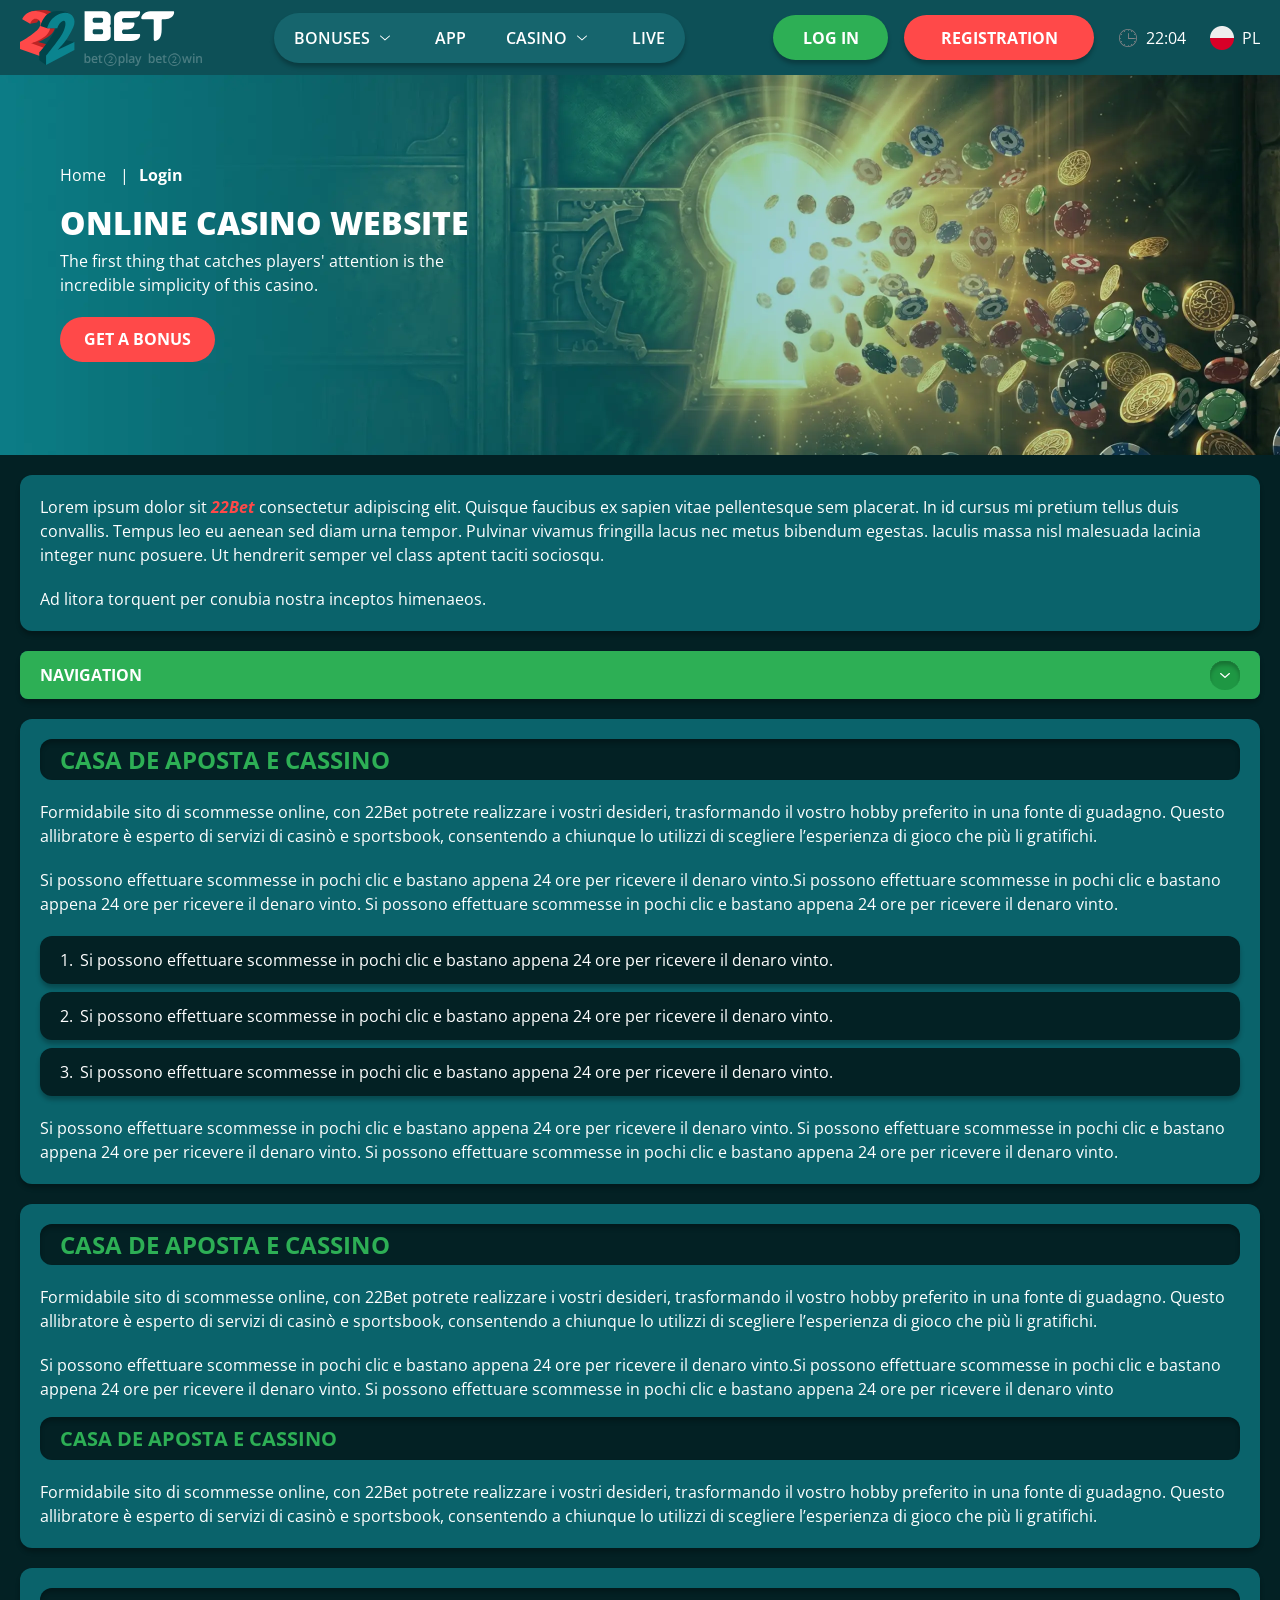
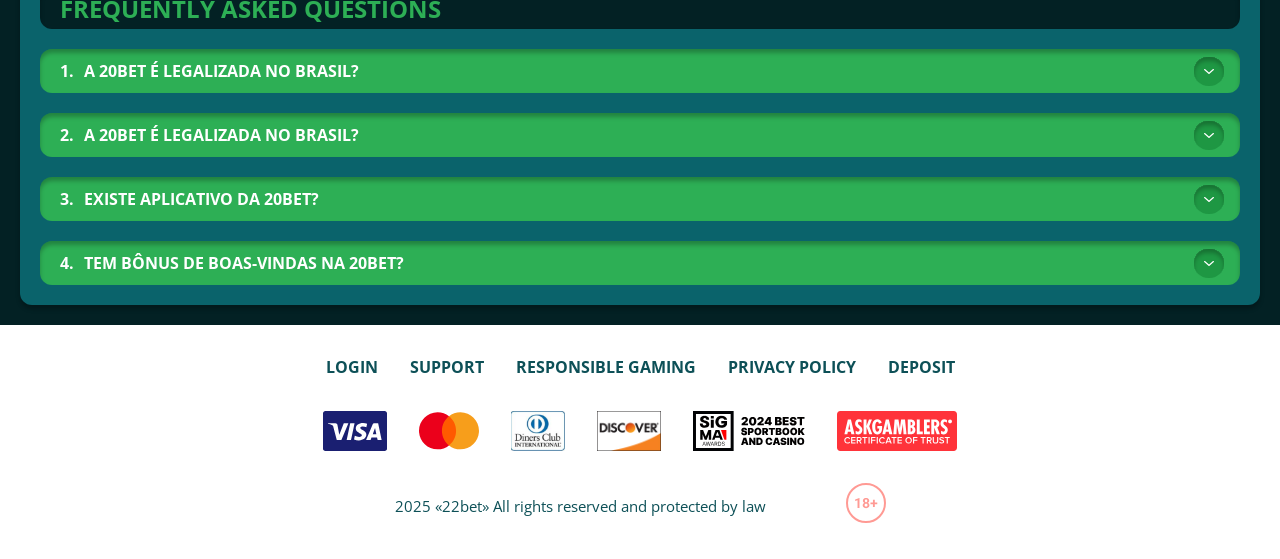
<file: login.html>
<!DOCTYPE html>
<html lang="pl">
  <head>
    <meta charset="UTF-8" />
   
    <meta name="viewport" content="width=device-width, initial-scale=1.0" />
    <title>22Bet </title>
    <meta name="description" content />
    <meta property="og:site_name" content />
    <meta property="og:title" content />
    <meta property="og:type" content="website" />
    <meta property="og:url" content />
    <meta property="og:image" content />
    <meta property="og:image:alt" content />
    <meta property="og:locale" content="pl" />
    <meta property="og:description" content />
    <link rel="preconnect" href="https://fonts.googleapis.com" />
    <link rel="preconnect" href="https://fonts.gstatic.com" crossorigin="anonymous" />
   <link href="https://fonts.googleapis.com/css2?family=Open+Sans:ital,wght@0,300..800;1,300..800&display=swap" rel="stylesheet">
<link href="https://fonts.googleapis.com/css?family=Roboto+Condensed&display=swap" rel="stylesheet">

   <link rel="stylesheet" href="./css/reset.css" />
    <link rel="stylesheet" href="./css/main.css" />
    <link rel="stylesheet" href="./css/media.css"/>
    <link rel="icon" href="./images/Group.png" type="image/x-icon"/>
    <script
    src="https://code.jquery.com/jquery-3.6.1.min.js"
    integrity="sha256-o88AwQnZB+VDvE9tvIXrMQaPlFFSUTR+nldQm1LuPXQ="
    crossorigin="anonymous"
  ></script>
  </head>
  <body>
    <header class="header">
      <section class="content header__content">
        <a href="./index.html" class="logo header__logo"
          ><img src="./images/logo.svg" alt="logo" title
        /></a>
        <button class="header__btn-menu" >
          <svg width="16px" height="16px" viewBox="0 0 16 16" xmlns="http://www.w3.org/2000/svg">
              <rect y="0" width="16" height="3" rx="1.5"></rect>
              <rect y="6.5" width="16" height="3" rx="1.5"></rect>
              <rect y="13" width="16" height="3" rx="1.5"></rect>
            </svg>
        </button>

          <nav class="menu header__menu">
            <ul class="header__menu-list">
                
              <li class="">
              <div class="header__menu-wrapper">
                <div class="js-button-expander js-button-expander--menu" >
                <a href="./bonus.html" >
                <span>Bonuses</span>
              </a>
              </div>
              <div class="header__menu-wrap js-expand-content js-expand-content--menu">
                <ul >
                  <li>
                    <a href="./freeSpins.html">
                    <span>Free Spins</span>
                  </a></li>
                  <li><a href="./promoCode.html">
                    <span>Promo Code</span>
                  </a>
                </li>
                  <li><a href="./welcomeBonus.html">
                    <span>Welcome Bonus</span>
                  </a>
                </li>
                <li><a href="./vip.html">
                    <span>VIP</span>
                  </a>
                </li>
                </ul>
              </div>
              </div>
               <a href="./bonus.html" class="header__menu-item">
                <span>Bonuses</span>
              </a>
            </li>
              <li>
                <a href="./app.html">
                 App
                </a>
              </li>
              
              <li class="">
              <div class="header__menu-wrapper">
                <div class="js-button-expander js-button-expander--menu" >
                <a href="./casino.html" >
                <span> Casino</span>
              </a>
              </div>
              <div class="header__menu-wrap js-expand-content js-expand-content--menu">
                <ul >
                  <li>
                    <a href="./slots.html">
                    <span>Slots</span>
                  </a></li>
                 
                </ul>
              </div>
              </div>
               <a href="./casino.html" class="header__menu-item">
                <span>Casino</span>
              </a>
            </li>
               <li>
                <a href="./live.html">
               Live
                </a>
              </li>
              <li>
                    <a href="./freeSpins.html">
                    <span>Free Spins</span>
                  </a></li>
                  <li><a href="./promoCode.html">
                    <span>Promo Code</span>
                  </a>
                </li>
                  <li><a href="./welcomeBonus.html">
                    <span>Welcome Bonus</span>
                  </a>
                </li>
                <li><a href="./vip.html">
                    <span>VIP</span>
                  </a>
                </li>
             <li>
                    <a href="./slots.html">
                    <span>Slots</span>
                  </a></li>
             
             
            </ul>
            <div class="header__button header__button-menu " >
              <a href="#" class="button  button__login-menu">log in</a>
              <a href="#" class="button button__menu">registration</a>
            </div>
           
          </nav>
            <a href="#" class="button button__login">log in</a>
            <a href="#" class="button button__singup">registration</a>
            <div id="clock" class="header__time">00:00</div>
            <a href="#" class="header__flag">
                <span><img src="./images/flag.png" alt="flag" title /></span>
                <span>pl</span>
              </a>
      </section>
    </header>
     <main class="main home main-page">
        <section class=" hero hero__page">
           
            <div class="background background-page">
              <img src="./images/layout-images/bg-login.webp" alt="hero" title />
              
            </div>
            <div class="hero__wrapper hero__wrapper-page">
              <div class="hero__data hero__data-bonus">
                <ul
                class="breadcrumbs "
                
              >
                <li
                  
                >
                  <a href="/" >
                    <span >Home</span></a
                  >
                 
                </li>
                <li
                  
                >
                  <a href="#" > <span >Login</span></a>
                 
                </li>
              </ul>
                <h1 class="title general hero__title">
                  Online Casino Website
                </h1>
                 <p class="hero__text">The first thing that catches players' attention is the incredible simplicity of this casino.</p>
               
                <a href="#" class="button  hero__button ">Get a Bonus</a>
               
              </div>
             
            </div>
          </section>
      <section class="main__wrap main__wrap-page">
       
       <section class="content__wrapper content__wrapper-page">

         
        
       
          <section class="content article">
            <p>
             Lorem ipsum dolor sit <a href="#">22Bet</a> consectetur adipiscing elit. Quisque faucibus ex sapien vitae pellentesque sem placerat. In id cursus mi pretium tellus duis convallis. Tempus leo eu aenean sed diam urna tempor. Pulvinar vivamus fringilla lacus nec metus bibendum egestas. Iaculis massa nisl malesuada lacinia integer nunc posuere. Ut hendrerit semper vel class aptent taciti sociosqu.
            </p>
            <p>
             Ad litora torquent per conubia nostra inceptos himenaeos.
            </p>
          </section>
        
        
              <section class="content menu-review__content">
              

            
                <div class="menu__review-desk menu__review-content">Navigation</div>
                <ul class="menu__review menu__review-list">
                  <li><a href="#">Lorem ipsum dolor sit</a></li>
                    <li><a href="#">Amet consectetur adipiscing</a></li>
                      <li><a href="#">Quisque faucibus ex sapien vitae</a></li>
                        <li><a href="#">Ut hendrerit sempero</a></li>
                          <li><a href="#">Pulvinar vivamus fringilla</a></li>
                           <li><a href="#">Ad litora torquent per conubia</a></li>
                         
                          
                </ul>
             
          
          </section>
          
        
          <section class="content article">
            <h2 class="title high article__title">Casa de Aposta e Cassino</h2>
             
            <p>
             Formidabile sito di scommesse online, con 22Bet potrete realizzare i vostri desideri, trasformando il vostro hobby preferito in una fonte di guadagno. Questo allibratore è esperto di servizi di casinò e sportsbook, consentendo a chiunque lo utilizzi di scegliere l’esperienza di gioco che più li gratifichi.
            </p>
            <p>
             Si possono effettuare scommesse in pochi clic e bastano appena 24 ore per ricevere il denaro vinto.Si possono effettuare scommesse in pochi clic e bastano appena 24 ore per ricevere il denaro vinto. Si possono effettuare scommesse in pochi clic e bastano appena 24 ore per ricevere il denaro vinto.
            </p>
           <ol>
              <li>Si possono effettuare scommesse in pochi clic e bastano appena 24 ore per ricevere il denaro vinto.</li>
              <li>Si possono effettuare scommesse in pochi clic e bastano appena 24 ore per ricevere il denaro vinto.</li>
              <li>Si possono effettuare scommesse in pochi clic e bastano appena 24 ore per ricevere il denaro vinto.</li>
            </ol>
            <p>Si possono effettuare scommesse in pochi clic e bastano appena 24 ore per ricevere il denaro vinto. Si possono effettuare scommesse in pochi clic e bastano appena 24 ore per ricevere il denaro vinto. Si possono effettuare scommesse in pochi clic e bastano appena 24 ore per ricevere il denaro vinto.</p>
          </section>
         
         
           <section class="content article">
            <h2 class="title high article__title">Casa de Aposta e Cassino</h2>
            <p>Formidabile sito di scommesse online, con 22Bet potrete realizzare i vostri desideri, trasformando il vostro hobby preferito in una fonte di guadagno. Questo allibratore è esperto di servizi di casinò e sportsbook, consentendo a chiunque lo utilizzi di scegliere l’esperienza di gioco che più li gratifichi.</p>
            <p>Si possono effettuare scommesse in pochi clic e bastano appena 24 ore per ricevere il denaro vinto.Si possono effettuare scommesse in pochi clic e bastano appena 24 ore per ricevere il denaro vinto. Si possono effettuare scommesse in pochi clic e bastano appena 24 ore per ricevere il denaro vinto</p>
            <h3>Casa de Aposta e Cassino</h3>
            <p>Formidabile sito di scommesse online, con 22Bet potrete realizzare i vostri desideri, trasformando il vostro hobby preferito in una fonte di guadagno. Questo allibratore è esperto di servizi di casinò e sportsbook, consentendo a chiunque lo utilizzi di scegliere l’esperienza di gioco che più li gratifichi.</p>
           </section>

          <section class="content faq">
            <h2 class="title high faq__title">Frequently Asked Questions</h2>
            <ul class="faq__list " >
              <li class="faq__item"  >
                <h3 class="title medium faq__subtitle js-button-expander js-button-expander--faq"  >A 20Bet é legalizada no Brasil?
                 </h3>
                <div  class="faq__answer js-expand-content js-expand-content--faq" >
                  <p  >
                    Sim, a casa de apostas tem licença emitida por Curaçao, que é reconhecida no Brasil e a permite atuar por aqui.
                  </p>
                </div>
              </li>
              <li class="faq__item"  >
                <h3 class="title medium faq__subtitle js-button-expander js-button-expander--faq"  >A 20Bet é legalizada no Brasil?</h3>
                <div class="faq__answer js-expand-content js-expand-content--faq" >
                  <p  >
                    Sim, a casa de apostas tem licença emitida por Curaçao, que é reconhecida no Brasil e a permite atuar por aqui.
                  </p>
                </div>
              </li> 
              <li class="faq__item"  >
                <h3 class="title medium faq__subtitle js-button-expander js-button-expander--faq"  >Existe aplicativo da 20Bet?</h3>
                <div class="faq__answer js-expand-content js-expand-content--faq" >
                  <p  >
                   Sim, disponível para sistemas operacionais iOS e Android.
                  </p>
                </div>
              </li> 
              <li class="faq__item"  >
                <h3 class="title medium faq__subtitle js-button-expander js-button-expander--faq"  >Tem bônus de boas-vindas na 20Bet?</h3>
                <div class="faq__answer js-expand-content js-expand-content--faq" >
                  <p  >
                   O pacote especial para novos usuários da 20Bet paga 100% sobre o primeiro depósito, com limite de 600 BRL.
                  </p>
                </div>
              </li> 
             
            </ul>
          </section>
          
        </section> 
      
        <div class=""  onclick="scrollToTop()">
          <button class="main__arrow" id="scrollToTopBtn"></button>
        </div> 
        
      </section>
    </main> 
      <footer class=" footer ">
      <section class="content footer__content">
        <ul class="footer__menu">
         <li><a href="./login.html">Login</a></li>
         <li><a href="./support.html">Support</a></li>
         <li><a href="./responsible.html">Responsible Gaming</a></li>
         <li><a href="./policy.html">Privacy Policy</a></li>
         <li><a href="./deposit.html">Deposit</a></li>
        </ul>
       
          <ul class="footer__cards-list">
           
            <li>
              <a href="#"
                ><img src="./images/visa.svg" alt="cardvisa" title
              /></a>
            </li>
            <li>
              <a href="#"
                ><img
                  src="./images/mastercard.svg"
                  alt="mastercard"
                  title
              /></a>
            </li>
            <li>
                <a href="#"
                  ><img src="./images/diners.svg" alt="diners" title
                /></a>
              </li>
              <li>
                <a href="#"
                  ><img src="./images/discover.svg" alt="discover" title
                /></a>
              </li>
              <li>
                <a href="#"
                  ><img src="./images/sigma.svg" alt="sigma" title
                /></a>
              </li>
              <li>
                <a href="#"
                  ><img src="./images/ask.svg" alt="ask" title
                /></a>
              </li>
            
          </ul>
       
        <div class="footer__wrapp">
          <div class="footer__text">
           
            <p>2025 «22bet» All rights reserved and protected by law

</p>
           
          </div>
          <div class="footer__age">
            <img src="./images/age.svg" alt="age" title />
          </div>
        </div>
      
      </section>
    </footer>
    <script src="./js/arrowUp.js" defer></script>
    <script src="./js/sidebar.js" defer></script>
    <script src="./js/expander.js" defer></script>
    <script src="./js/mobile-menu.js" defer></script>
    <script src="./js/clock.js" defer></script>
  </body>
</html>
</file>
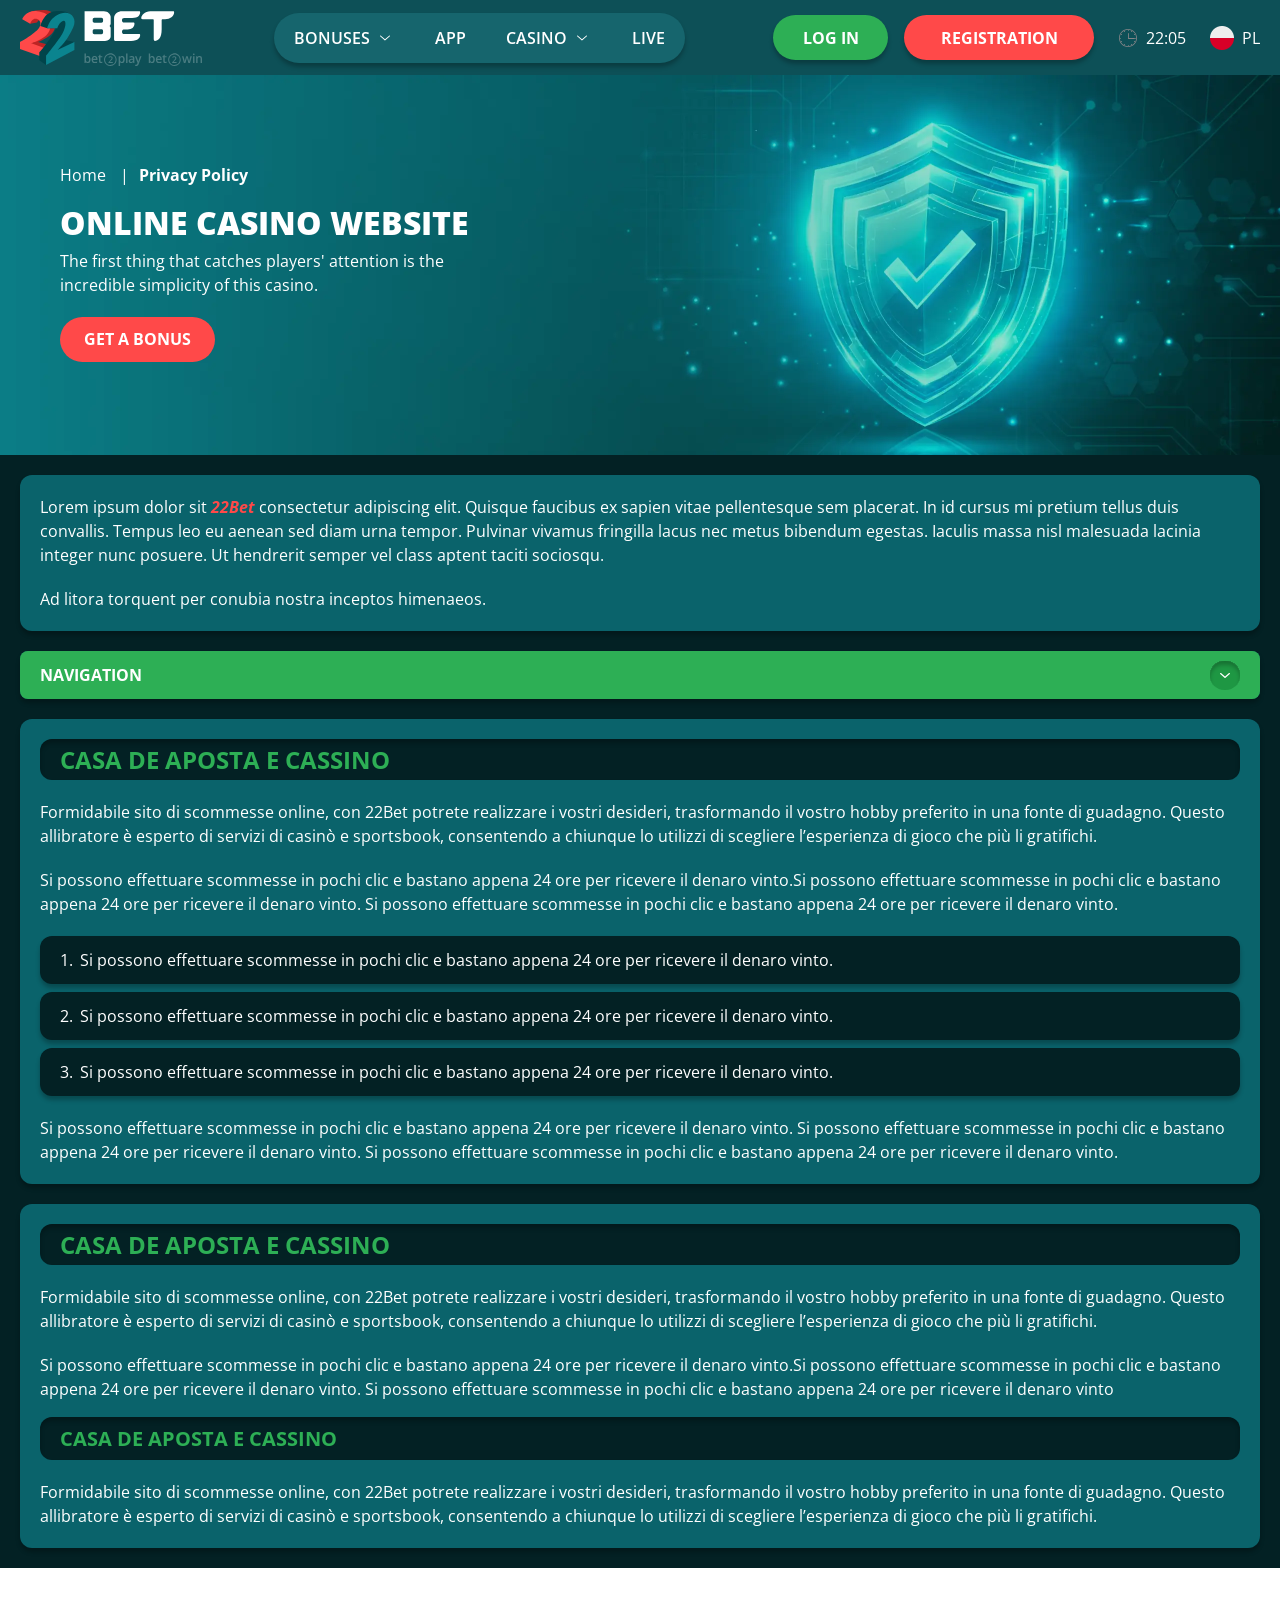
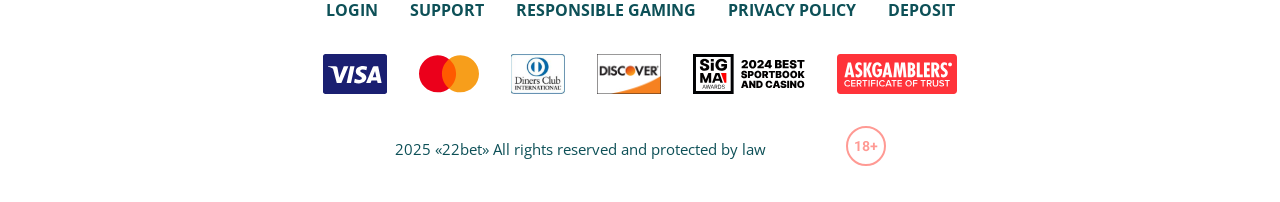
<file: policy.html>
<!DOCTYPE html>
<html lang="pl">
  <head>
    <meta charset="UTF-8" />
   
    <meta name="viewport" content="width=device-width, initial-scale=1.0" />
    <title>22Bet </title>
    <meta name="description" content />
    <meta property="og:site_name" content />
    <meta property="og:title" content />
    <meta property="og:type" content="website" />
    <meta property="og:url" content />
    <meta property="og:image" content />
    <meta property="og:image:alt" content />
    <meta property="og:locale" content="pl" />
    <meta property="og:description" content />
    <link rel="preconnect" href="https://fonts.googleapis.com" />
    <link rel="preconnect" href="https://fonts.gstatic.com" crossorigin="anonymous" />
   <link href="https://fonts.googleapis.com/css2?family=Open+Sans:ital,wght@0,300..800;1,300..800&display=swap" rel="stylesheet">
<link href="https://fonts.googleapis.com/css?family=Roboto+Condensed&display=swap" rel="stylesheet">

   <link rel="stylesheet" href="./css/reset.css" />
    <link rel="stylesheet" href="./css/main.css" />
    <link rel="stylesheet" href="./css/media.css"/>
    <link rel="icon" href="./images/Group.png" type="image/x-icon"/>
    <script
    src="https://code.jquery.com/jquery-3.6.1.min.js"
    integrity="sha256-o88AwQnZB+VDvE9tvIXrMQaPlFFSUTR+nldQm1LuPXQ="
    crossorigin="anonymous"
  ></script>
  </head>
  <body>
    <header class="header">
      <section class="content header__content">
        <a href="./index.html" class="logo header__logo"
          ><img src="./images/logo.svg" alt="logo" title
        /></a>
        <button class="header__btn-menu" >
          <svg width="16px" height="16px" viewBox="0 0 16 16" xmlns="http://www.w3.org/2000/svg">
              <rect y="0" width="16" height="3" rx="1.5"></rect>
              <rect y="6.5" width="16" height="3" rx="1.5"></rect>
              <rect y="13" width="16" height="3" rx="1.5"></rect>
            </svg>
        </button>

          <nav class="menu header__menu">
            <ul class="header__menu-list">
                
              <li class="">
              <div class="header__menu-wrapper">
                <div class="js-button-expander js-button-expander--menu" >
                <a href="./bonus.html" >
                <span>Bonuses</span>
              </a>
              </div>
              <div class="header__menu-wrap js-expand-content js-expand-content--menu">
                <ul >
                  <li>
                    <a href="./freeSpins.html">
                    <span>Free Spins</span>
                  </a></li>
                  <li><a href="./promoCode.html">
                    <span>Promo Code</span>
                  </a>
                </li>
                  <li><a href="./welcomeBonus.html">
                    <span>Welcome Bonus</span>
                  </a>
                </li>
                <li><a href="./vip.html">
                    <span>VIP</span>
                  </a>
                </li>
                </ul>
              </div>
              </div>
               <a href="./bonus.html" class="header__menu-item">
                <span>Bonuses</span>
              </a>
            </li>
              <li>
                <a href="./app.html">
                 App
                </a>
              </li>
              
              <li class="">
              <div class="header__menu-wrapper">
                <div class="js-button-expander js-button-expander--menu" >
                <a href="./casino.html" >
                <span> Casino</span>
              </a>
              </div>
              <div class="header__menu-wrap js-expand-content js-expand-content--menu">
                <ul >
                  <li>
                    <a href="./slots.html">
                    <span>Slots</span>
                  </a></li>
                 
                </ul>
              </div>
              </div>
               <a href="./casino.html" class="header__menu-item">
                <span>Casino</span>
              </a>
            </li>
               <li>
                <a href="./live.html">
               Live
                </a>
              </li>
              <li>
                    <a href="./freeSpins.html">
                    <span>Free Spins</span>
                  </a></li>
                  <li><a href="./promoCode.html">
                    <span>Promo Code</span>
                  </a>
                </li>
                  <li><a href="./welcomeBonus.html">
                    <span>Welcome Bonus</span>
                  </a>
                </li>
                <li><a href="./vip.html">
                    <span>VIP</span>
                  </a>
                </li>
             <li>
                    <a href="./slots.html">
                    <span>Slots</span>
                  </a></li>
             
             
            </ul>
            <div class="header__button header__button-menu " >
              <a href="#" class="button  button__login-menu">log in</a>
              <a href="#" class="button button__menu">registration</a>
            </div>
           
          </nav>
            <a href="#" class="button button__login">log in</a>
            <a href="#" class="button button__singup">registration</a>
            <div id="clock" class="header__time">00:00</div>
            <a href="#" class="header__flag">
                <span><img src="./images/flag.png" alt="flag" title /></span>
                <span>pl</span>
              </a>
      </section>
    </header>
     <main class="main home main-page">
        <section class=" hero hero__page">
           
            <div class="background  background-page">
              <img src="./images/layout-images/bg-policy.webp" alt="hero" title />
              
            </div>
            <div class="hero__wrapper hero__wrapper-page">
              <div class="hero__data hero__data-bonus">
                <ul
                class="breadcrumbs "
                
              >
                <li
                  
                >
                  <a href="/" >
                    <span >Home</span></a
                  >
                 
                </li>
                <li
                  
                >
                  <a href="#" > <span >Privacy Policy</span></a>
                 
                </li>
              </ul>
                <h1 class="title general hero__title">
                  Online Casino Website
                </h1>
                 <p class="hero__text">The first thing that catches players' attention is the incredible simplicity of this casino.</p>
               
                <a href="#" class="button  hero__button ">Get a Bonus</a>
               
              </div>
             
            </div>
          </section>
      <section class="main__wrap main__wrap-page">
       
       <section class="content__wrapper content__wrapper-page">

         
        
       
          <section class="content article">
            <p>
             Lorem ipsum dolor sit <a href="#">22Bet</a> consectetur adipiscing elit. Quisque faucibus ex sapien vitae pellentesque sem placerat. In id cursus mi pretium tellus duis convallis. Tempus leo eu aenean sed diam urna tempor. Pulvinar vivamus fringilla lacus nec metus bibendum egestas. Iaculis massa nisl malesuada lacinia integer nunc posuere. Ut hendrerit semper vel class aptent taciti sociosqu.
            </p>
            <p>
             Ad litora torquent per conubia nostra inceptos himenaeos.
            </p>
          </section>
        
            <section class="content menu-review__content">
              

            
                <div class="menu__review-desk menu__review-content">Navigation</div>
                <ul class="menu__review menu__review-list">
                  <li><a href="#">Lorem ipsum dolor sit</a></li>
                    <li><a href="#">Amet consectetur adipiscing</a></li>
                      <li><a href="#">Quisque faucibus ex sapien vitae</a></li>
                        <li><a href="#">Ut hendrerit sempero</a></li>
                          <li><a href="#">Pulvinar vivamus fringilla</a></li>
                           <li><a href="#">Ad litora torquent per conubia</a></li>
                         
                          
                </ul>
             
          
          </section>
          
        
          <section class="content article">
            <h2 class="title high article__title">Casa de Aposta e Cassino</h2>
             
            <p>
             Formidabile sito di scommesse online, con 22Bet potrete realizzare i vostri desideri, trasformando il vostro hobby preferito in una fonte di guadagno. Questo allibratore è esperto di servizi di casinò e sportsbook, consentendo a chiunque lo utilizzi di scegliere l’esperienza di gioco che più li gratifichi.
            </p>
            <p>
             Si possono effettuare scommesse in pochi clic e bastano appena 24 ore per ricevere il denaro vinto.Si possono effettuare scommesse in pochi clic e bastano appena 24 ore per ricevere il denaro vinto. Si possono effettuare scommesse in pochi clic e bastano appena 24 ore per ricevere il denaro vinto.
            </p>
           <ol>
              <li>Si possono effettuare scommesse in pochi clic e bastano appena 24 ore per ricevere il denaro vinto.</li>
              <li>Si possono effettuare scommesse in pochi clic e bastano appena 24 ore per ricevere il denaro vinto.</li>
              <li>Si possono effettuare scommesse in pochi clic e bastano appena 24 ore per ricevere il denaro vinto.</li>
            </ol>
            <p>Si possono effettuare scommesse in pochi clic e bastano appena 24 ore per ricevere il denaro vinto. Si possono effettuare scommesse in pochi clic e bastano appena 24 ore per ricevere il denaro vinto. Si possono effettuare scommesse in pochi clic e bastano appena 24 ore per ricevere il denaro vinto.</p>
          </section>
         
         
           <section class="content article">
            <h2 class="title high article__title">Casa de Aposta e Cassino</h2>
            <p>Formidabile sito di scommesse online, con 22Bet potrete realizzare i vostri desideri, trasformando il vostro hobby preferito in una fonte di guadagno. Questo allibratore è esperto di servizi di casinò e sportsbook, consentendo a chiunque lo utilizzi di scegliere l’esperienza di gioco che più li gratifichi.</p>
            <p>Si possono effettuare scommesse in pochi clic e bastano appena 24 ore per ricevere il denaro vinto.Si possono effettuare scommesse in pochi clic e bastano appena 24 ore per ricevere il denaro vinto. Si possono effettuare scommesse in pochi clic e bastano appena 24 ore per ricevere il denaro vinto</p>
            <h3>Casa de Aposta e Cassino</h3>
            <p>Formidabile sito di scommesse online, con 22Bet potrete realizzare i vostri desideri, trasformando il vostro hobby preferito in una fonte di guadagno. Questo allibratore è esperto di servizi di casinò e sportsbook, consentendo a chiunque lo utilizzi di scegliere l’esperienza di gioco che più li gratifichi.</p>
           </section>

        </section> 
      
        <div class=""  onclick="scrollToTop()">
          <button class="main__arrow" id="scrollToTopBtn"></button>
        </div> 
        
      </section>
    </main> 
     <footer class=" footer ">
      <section class="content footer__content">
        <ul class="footer__menu">
         <li><a href="./login.html">Login</a></li>
         <li><a href="./support.html">Support</a></li>
         <li><a href="./responsible.html">Responsible Gaming</a></li>
         <li><a href="./policy.html">Privacy Policy</a></li>
         <li><a href="./deposit.html">Deposit</a></li>
        </ul>
       
          <ul class="footer__cards-list">
           
            <li>
              <a href="#"
                ><img src="./images/visa.svg" alt="cardvisa" title
              /></a>
            </li>
            <li>
              <a href="#"
                ><img
                  src="./images/mastercard.svg"
                  alt="mastercard"
                  title
              /></a>
            </li>
            <li>
                <a href="#"
                  ><img src="./images/diners.svg" alt="diners" title
                /></a>
              </li>
              <li>
                <a href="#"
                  ><img src="./images/discover.svg" alt="discover" title
                /></a>
              </li>
              <li>
                <a href="#"
                  ><img src="./images/sigma.svg" alt="sigma" title
                /></a>
              </li>
              <li>
                <a href="#"
                  ><img src="./images/ask.svg" alt="ask" title
                /></a>
              </li>
            
          </ul>
       
        <div class="footer__wrapp">
          <div class="footer__text">
           
            <p>2025 «22bet» All rights reserved and protected by law

</p>
           
          </div>
          <div class="footer__age">
            <img src="./images/age.svg" alt="age" title />
          </div>
        </div>
      
      </section>
    </footer>
    <script src="./js/arrowUp.js" defer></script>
    <script src="./js/sidebar.js" defer></script>
    <script src="./js/expander.js" defer></script>
    <script src="./js/mobile-menu.js" defer></script>
    <script src="./js/clock.js" defer></script>
  </body>
</html>
</file>
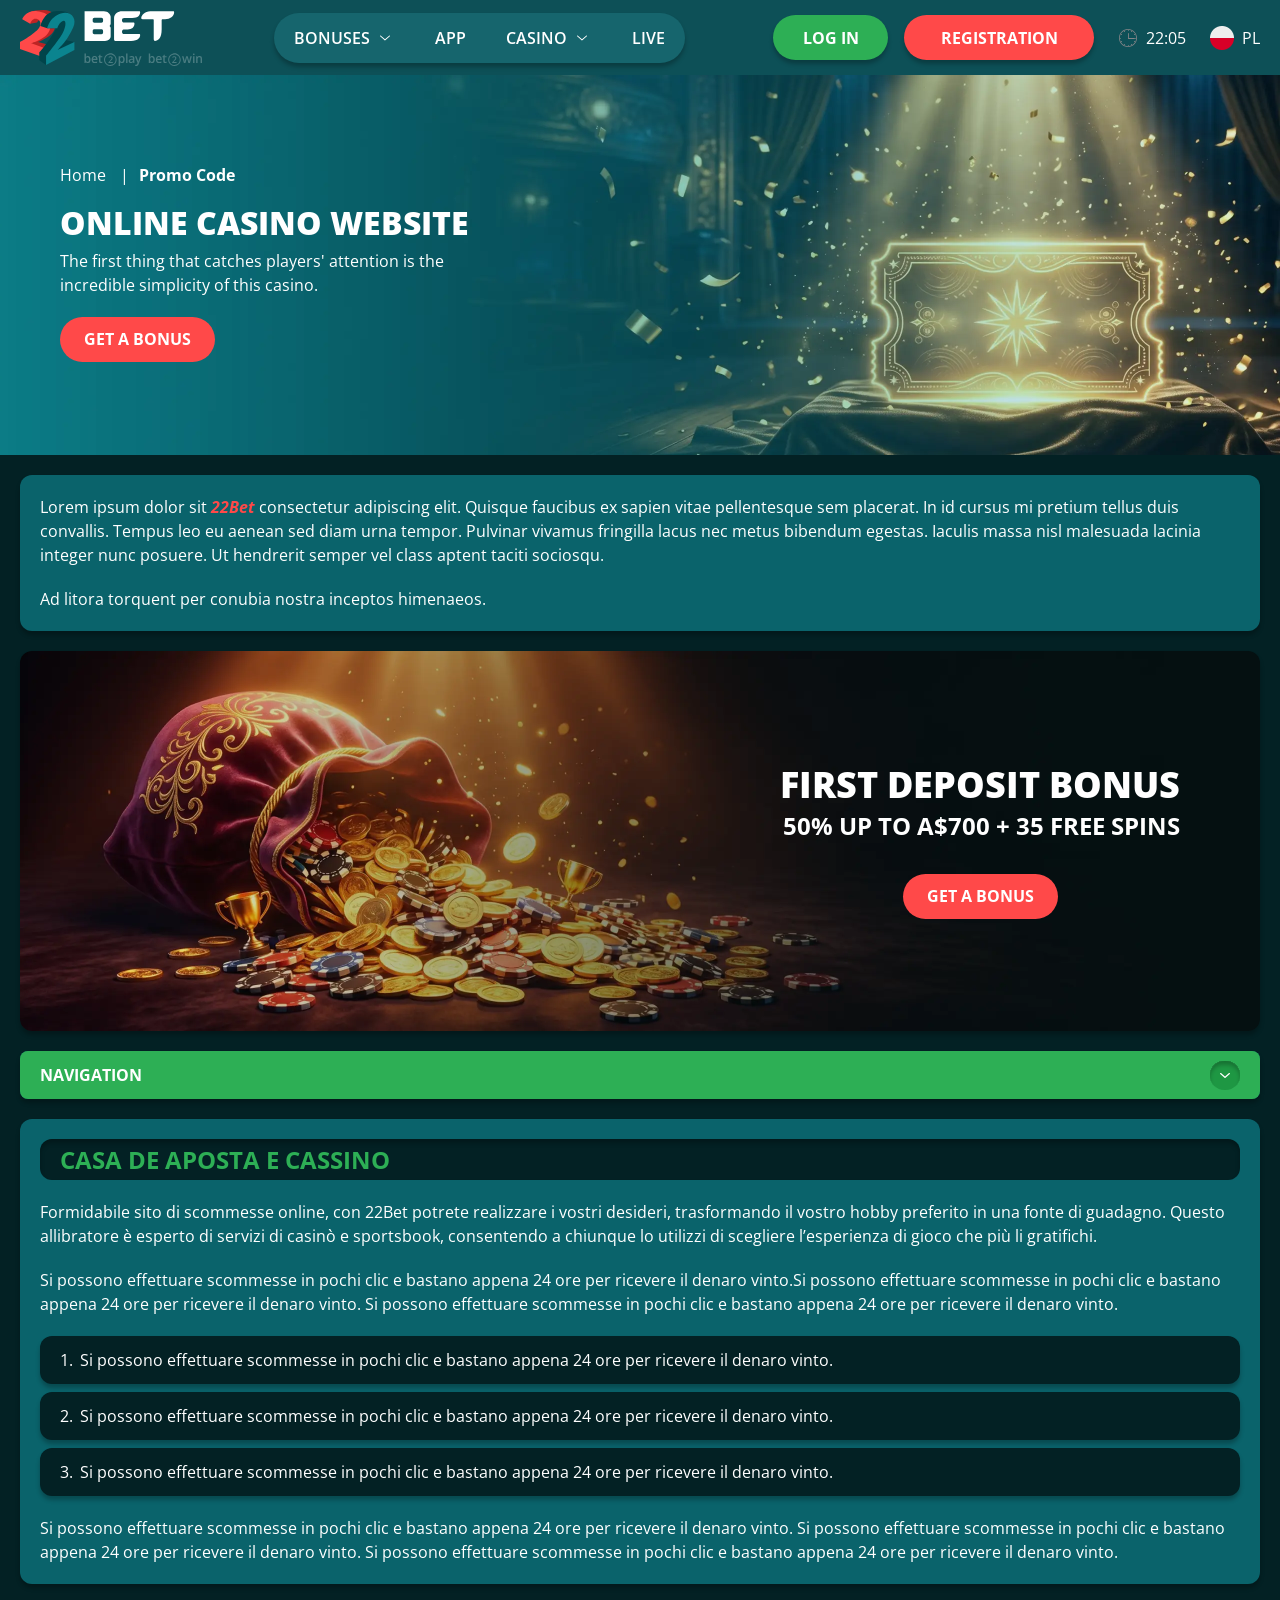
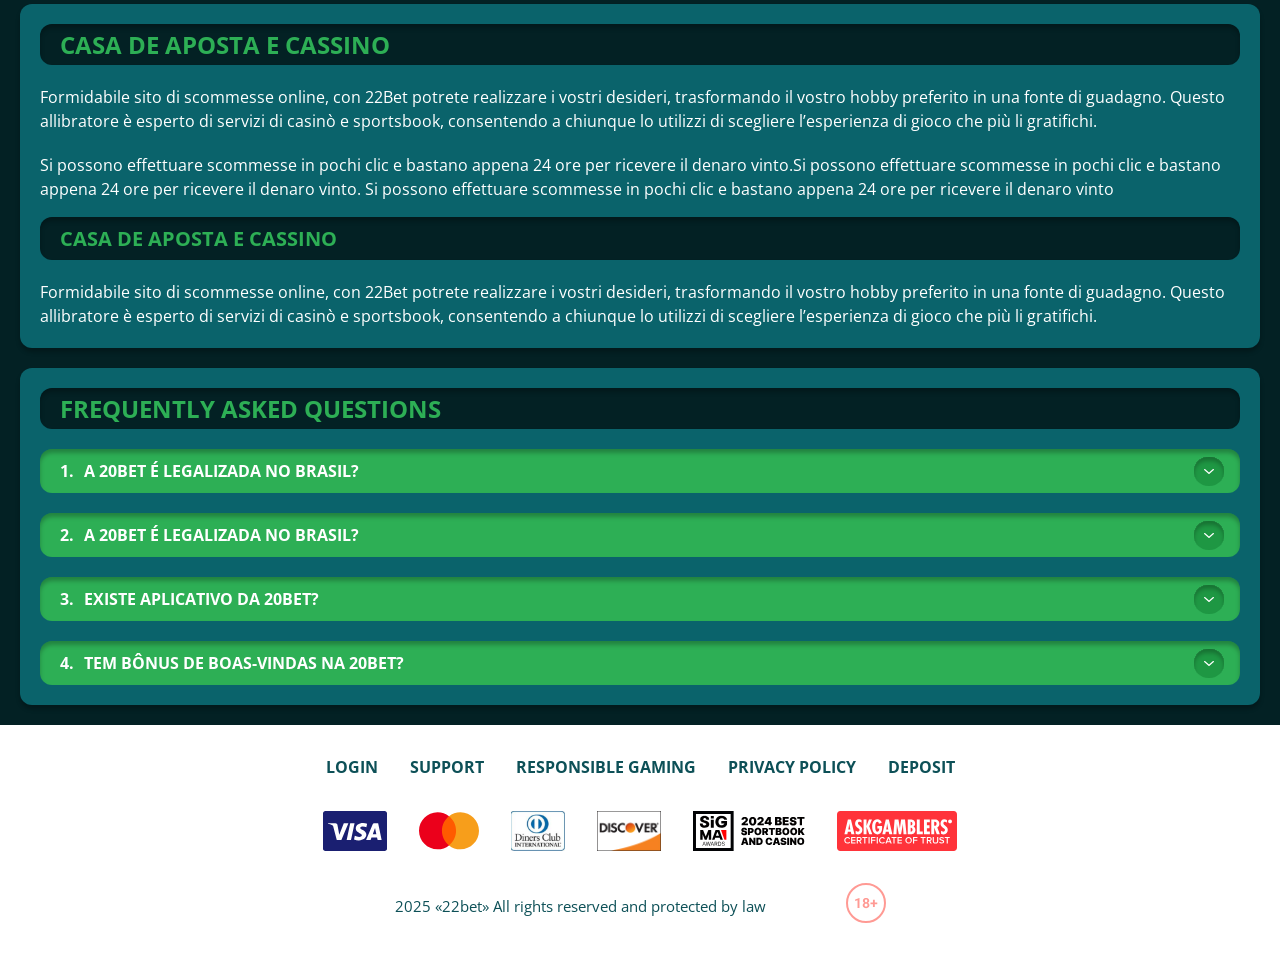
<file: promoCode.html>
<!DOCTYPE html>
<html lang="pl">
  <head>
    <meta charset="UTF-8" />
   
    <meta name="viewport" content="width=device-width, initial-scale=1.0" />
    <title>22Bet </title>
    <meta name="description" content />
    <meta property="og:site_name" content />
    <meta property="og:title" content />
    <meta property="og:type" content="website" />
    <meta property="og:url" content />
    <meta property="og:image" content />
    <meta property="og:image:alt" content />
    <meta property="og:locale" content="pl" />
    <meta property="og:description" content />
    <link rel="preconnect" href="https://fonts.googleapis.com" />
    <link rel="preconnect" href="https://fonts.gstatic.com" crossorigin="anonymous" />
   <link href="https://fonts.googleapis.com/css2?family=Open+Sans:ital,wght@0,300..800;1,300..800&display=swap" rel="stylesheet">
<link href="https://fonts.googleapis.com/css?family=Roboto+Condensed&display=swap" rel="stylesheet">

   <link rel="stylesheet" href="./css/reset.css" />
    <link rel="stylesheet" href="./css/main.css" />
    <link rel="stylesheet" href="./css/media.css"/>
    <link rel="icon" href="./images/Group.png" type="image/x-icon"/>
    <script
    src="https://code.jquery.com/jquery-3.6.1.min.js"
    integrity="sha256-o88AwQnZB+VDvE9tvIXrMQaPlFFSUTR+nldQm1LuPXQ="
    crossorigin="anonymous"
  ></script>
  </head>
  <body>
    <header class="header">
      <section class="content header__content">
        <a href="./index.html" class="logo header__logo"
          ><img src="./images/logo.svg" alt="logo" title
        /></a>
        <button class="header__btn-menu" >
          <svg width="16px" height="16px" viewBox="0 0 16 16" xmlns="http://www.w3.org/2000/svg">
              <rect y="0" width="16" height="3" rx="1.5"></rect>
              <rect y="6.5" width="16" height="3" rx="1.5"></rect>
              <rect y="13" width="16" height="3" rx="1.5"></rect>
            </svg>
        </button>

          <nav class="menu header__menu">
            <ul class="header__menu-list">
                
              <li class="">
              <div class="header__menu-wrapper">
                <div class="js-button-expander js-button-expander--menu" >
                <a href="./bonus.html" >
                <span>Bonuses</span>
              </a>
              </div>
              <div class="header__menu-wrap js-expand-content js-expand-content--menu">
                <ul >
                  <li>
                    <a href="./freeSpins.html">
                    <span>Free Spins</span>
                  </a></li>
                  <li><a href="./promoCode.html">
                    <span>Promo Code</span>
                  </a>
                </li>
                  <li><a href="./welcomeBonus.html">
                    <span>Welcome Bonus</span>
                  </a>
                </li>
                <li><a href="./vip.html">
                    <span>VIP</span>
                  </a>
                </li>
                </ul>
              </div>
              </div>
               <a href="./bonus.html" class="header__menu-item">
                <span>Bonuses</span>
              </a>
            </li>
              <li>
                <a href="./app.html">
                 App
                </a>
              </li>
              
              <li class="">
              <div class="header__menu-wrapper">
                <div class="js-button-expander js-button-expander--menu" >
                <a href="./casino.html" >
                <span> Casino</span>
              </a>
              </div>
              <div class="header__menu-wrap js-expand-content js-expand-content--menu">
                <ul >
                  <li>
                    <a href="./slots.html">
                    <span>Slots</span>
                  </a></li>
                 
                </ul>
              </div>
              </div>
               <a href="./casino.html" class="header__menu-item">
                <span>Casino</span>
              </a>
            </li>
               <li>
                <a href="./live.html">
               Live
                </a>
              </li>
              <li>
                    <a href="./freeSpins.html">
                    <span>Free Spins</span>
                  </a></li>
                  <li><a href="./promoCode.html">
                    <span>Promo Code</span>
                  </a>
                </li>
                  <li><a href="./welcomeBonus.html">
                    <span>Welcome Bonus</span>
                  </a>
                </li>
                <li><a href="./vip.html">
                    <span>VIP</span>
                  </a>
                </li>
             <li>
                    <a href="./slots.html">
                    <span>Slots</span>
                  </a></li>
             
             
            </ul>
            <div class="header__button header__button-menu " >
              <a href="#" class="button  button__login-menu">log in</a>
              <a href="#" class="button button__menu">registration</a>
            </div>
           
          </nav>
            <a href="#" class="button button__login">log in</a>
            <a href="#" class="button button__singup">registration</a>
            <div id="clock" class="header__time">00:00</div>
            <a href="#" class="header__flag">
                <span><img src="./images/flag.png" alt="flag" title /></span>
                <span>pl</span>
              </a>
      </section>
    </header>
     <main class="main home main-page">
        <section class=" hero hero__page">
           
            <div class="background background-page">
              <img src="./images/layout-images/bg-promoCode.webp" alt="hero" title />
              
            </div>
            <div class="hero__wrapper hero__wrapper-page">
              <div class="hero__data hero__data-bonus">
                <ul
                class="breadcrumbs "
                
              >
                <li
                  
                >
                  <a href="/" >
                    <span >Home</span></a
                  >
                 
                </li>
                <li
                  
                >
                  <a href="#" > <span >Promo Code</span></a>
                 
                </li>
              </ul>
                <h1 class="title general hero__title">
                  Online Casino Website
                </h1>
                 <p class="hero__text">The first thing that catches players' attention is the incredible simplicity of this casino.</p>
               
                <a href="#" class="button  hero__button ">Get a Bonus</a>
               
              </div>
             
            </div>
          </section>
      <section class="main__wrap main__wrap-page">
       
       <section class="content__wrapper content__wrapper-page">

         
        
       
          <section class="content article">
            <p>
             Lorem ipsum dolor sit <a href="#">22Bet</a> consectetur adipiscing elit. Quisque faucibus ex sapien vitae pellentesque sem placerat. In id cursus mi pretium tellus duis convallis. Tempus leo eu aenean sed diam urna tempor. Pulvinar vivamus fringilla lacus nec metus bibendum egestas. Iaculis massa nisl malesuada lacinia integer nunc posuere. Ut hendrerit semper vel class aptent taciti sociosqu.
            </p>
            <p>
             Ad litora torquent per conubia nostra inceptos himenaeos.
            </p>
          </section>
         
             
            <section class="content banner banner-main">
            <div class="background banner__background">
              
              <img src="./images/layout-images/banner-promoCode.webp" alt="banner" title />
              
            </div>
            <div class="banner__info">
              
              <h2 class="title high banner__title-main">
                  
               first Deposit Bonus
              </h2>
            <p class="banner__subtitle">50% up to A$700 + 35 Free spins</p>
              <a href="#" class="button banner__button">Get a Bonus</a>
            </div>
          </section>
        
         <section class="content menu-review__content">
              

            
                <div class="menu__review-desk menu__review-content">Navigation</div>
                <ul class="menu__review menu__review-list">
                  <li><a href="#">Lorem ipsum dolor sit</a></li>
                    <li><a href="#">Amet consectetur adipiscing</a></li>
                      <li><a href="#">Quisque faucibus ex sapien vitae</a></li>
                        <li><a href="#">Ut hendrerit sempero</a></li>
                          <li><a href="#">Pulvinar vivamus fringilla</a></li>
                           <li><a href="#">Ad litora torquent per conubia</a></li>
                         
                          
                </ul>
             
          
          </section>
          
        
          <section class="content article">
            <h2 class="title high article__title">Casa de Aposta e Cassino</h2>
             
            <p>
             Formidabile sito di scommesse online, con 22Bet potrete realizzare i vostri desideri, trasformando il vostro hobby preferito in una fonte di guadagno. Questo allibratore è esperto di servizi di casinò e sportsbook, consentendo a chiunque lo utilizzi di scegliere l’esperienza di gioco che più li gratifichi.
            </p>
            <p>
             Si possono effettuare scommesse in pochi clic e bastano appena 24 ore per ricevere il denaro vinto.Si possono effettuare scommesse in pochi clic e bastano appena 24 ore per ricevere il denaro vinto. Si possono effettuare scommesse in pochi clic e bastano appena 24 ore per ricevere il denaro vinto.
            </p>
           <ol>
              <li>Si possono effettuare scommesse in pochi clic e bastano appena 24 ore per ricevere il denaro vinto.</li>
              <li>Si possono effettuare scommesse in pochi clic e bastano appena 24 ore per ricevere il denaro vinto.</li>
              <li>Si possono effettuare scommesse in pochi clic e bastano appena 24 ore per ricevere il denaro vinto.</li>
            </ol>
            <p>Si possono effettuare scommesse in pochi clic e bastano appena 24 ore per ricevere il denaro vinto. Si possono effettuare scommesse in pochi clic e bastano appena 24 ore per ricevere il denaro vinto. Si possono effettuare scommesse in pochi clic e bastano appena 24 ore per ricevere il denaro vinto.</p>
          </section>
         
         
           <section class="content article">
            <h2 class="title high article__title">Casa de Aposta e Cassino</h2>
            <p>Formidabile sito di scommesse online, con 22Bet potrete realizzare i vostri desideri, trasformando il vostro hobby preferito in una fonte di guadagno. Questo allibratore è esperto di servizi di casinò e sportsbook, consentendo a chiunque lo utilizzi di scegliere l’esperienza di gioco che più li gratifichi.</p>
            <p>Si possono effettuare scommesse in pochi clic e bastano appena 24 ore per ricevere il denaro vinto.Si possono effettuare scommesse in pochi clic e bastano appena 24 ore per ricevere il denaro vinto. Si possono effettuare scommesse in pochi clic e bastano appena 24 ore per ricevere il denaro vinto</p>
            <h3>Casa de Aposta e Cassino</h3>
            <p>Formidabile sito di scommesse online, con 22Bet potrete realizzare i vostri desideri, trasformando il vostro hobby preferito in una fonte di guadagno. Questo allibratore è esperto di servizi di casinò e sportsbook, consentendo a chiunque lo utilizzi di scegliere l’esperienza di gioco che più li gratifichi.</p>
           </section>

          <section class="content faq">
            <h2 class="title high faq__title">Frequently Asked Questions</h2>
            <ul class="faq__list " >
              <li class="faq__item"  >
                <h3 class="title medium faq__subtitle js-button-expander js-button-expander--faq"  >A 20Bet é legalizada no Brasil?
                 </h3>
                <div  class="faq__answer js-expand-content js-expand-content--faq" >
                  <p  >
                    Sim, a casa de apostas tem licença emitida por Curaçao, que é reconhecida no Brasil e a permite atuar por aqui.
                  </p>
                </div>
              </li>
              <li class="faq__item"  >
                <h3 class="title medium faq__subtitle js-button-expander js-button-expander--faq"  >A 20Bet é legalizada no Brasil?</h3>
                <div class="faq__answer js-expand-content js-expand-content--faq" >
                  <p  >
                    Sim, a casa de apostas tem licença emitida por Curaçao, que é reconhecida no Brasil e a permite atuar por aqui.
                  </p>
                </div>
              </li> 
              <li class="faq__item"  >
                <h3 class="title medium faq__subtitle js-button-expander js-button-expander--faq"  >Existe aplicativo da 20Bet?</h3>
                <div class="faq__answer js-expand-content js-expand-content--faq" >
                  <p  >
                   Sim, disponível para sistemas operacionais iOS e Android.
                  </p>
                </div>
              </li> 
              <li class="faq__item"  >
                <h3 class="title medium faq__subtitle js-button-expander js-button-expander--faq"  >Tem bônus de boas-vindas na 20Bet?</h3>
                <div class="faq__answer js-expand-content js-expand-content--faq" >
                  <p  >
                   O pacote especial para novos usuários da 20Bet paga 100% sobre o primeiro depósito, com limite de 600 BRL.
                  </p>
                </div>
              </li> 
             
            </ul>
          </section>
          
        </section> 
      
        <div class=""  onclick="scrollToTop()">
          <button class="main__arrow" id="scrollToTopBtn"></button>
        </div> 
        
      </section>
    </main> 
   <footer class=" footer ">
      <section class="content footer__content">
        <ul class="footer__menu">
         <li><a href="./login.html">Login</a></li>
         <li><a href="./support.html">Support</a></li>
         <li><a href="./responsible.html">Responsible Gaming</a></li>
         <li><a href="./policy.html">Privacy Policy</a></li>
         <li><a href="./deposit.html">Deposit</a></li>
        </ul>
       
          <ul class="footer__cards-list">
           
            <li>
              <a href="#"
                ><img src="./images/visa.svg" alt="cardvisa" title
              /></a>
            </li>
            <li>
              <a href="#"
                ><img
                  src="./images/mastercard.svg"
                  alt="mastercard"
                  title
              /></a>
            </li>
            <li>
                <a href="#"
                  ><img src="./images/diners.svg" alt="diners" title
                /></a>
              </li>
              <li>
                <a href="#"
                  ><img src="./images/discover.svg" alt="discover" title
                /></a>
              </li>
              <li>
                <a href="#"
                  ><img src="./images/sigma.svg" alt="sigma" title
                /></a>
              </li>
              <li>
                <a href="#"
                  ><img src="./images/ask.svg" alt="ask" title
                /></a>
              </li>
            
          </ul>
       
        <div class="footer__wrapp">
          <div class="footer__text">
           
            <p>2025 «22bet» All rights reserved and protected by law

</p>
           
          </div>
          <div class="footer__age">
            <img src="./images/age.svg" alt="age" title />
          </div>
        </div>
      
      </section>
    </footer>
    <script src="./js/arrowUp.js" defer></script>
    <script src="./js/sidebar.js" defer></script>
    <script src="./js/expander.js" defer></script>
    <script src="./js/mobile-menu.js" defer></script>
    <script src="./js/clock.js" defer></script>
  </body>
</html>
</file>
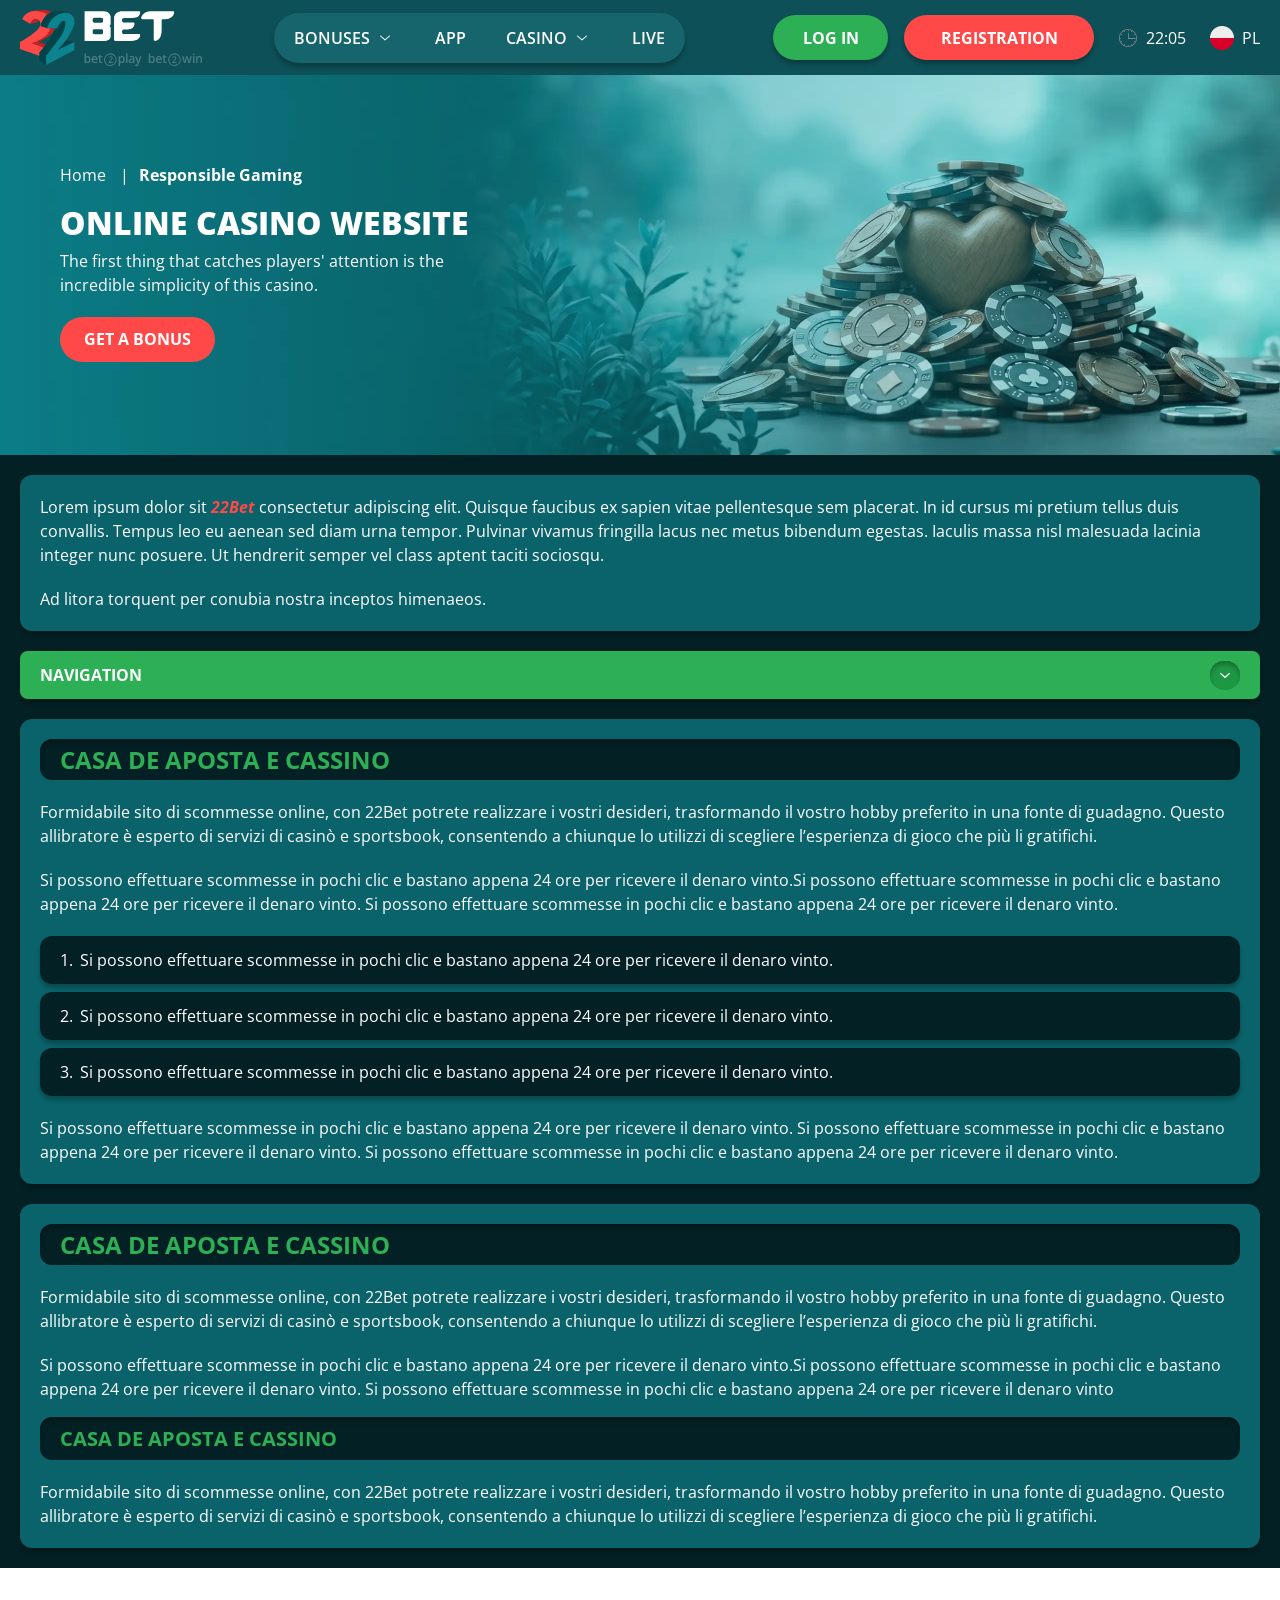
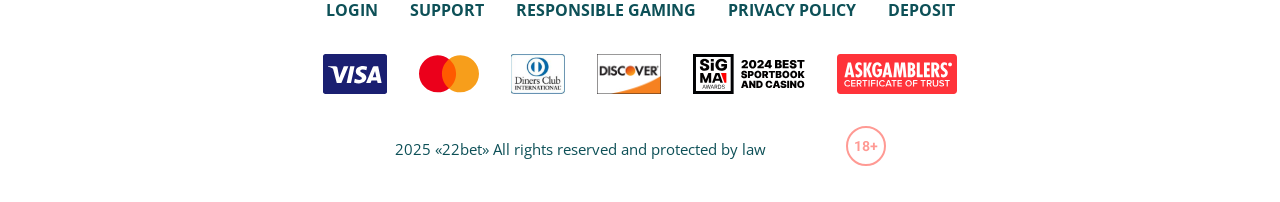
<file: responsible.html>
<!DOCTYPE html>
<html lang="pl">
  <head>
    <meta charset="UTF-8" />
   
    <meta name="viewport" content="width=device-width, initial-scale=1.0" />
    <title>22Bet </title>
    <meta name="description" content />
    <meta property="og:site_name" content />
    <meta property="og:title" content />
    <meta property="og:type" content="website" />
    <meta property="og:url" content />
    <meta property="og:image" content />
    <meta property="og:image:alt" content />
    <meta property="og:locale" content="pl" />
    <meta property="og:description" content />
    <link rel="preconnect" href="https://fonts.googleapis.com" />
    <link rel="preconnect" href="https://fonts.gstatic.com" crossorigin="anonymous" />
   <link href="https://fonts.googleapis.com/css2?family=Open+Sans:ital,wght@0,300..800;1,300..800&display=swap" rel="stylesheet">
<link href="https://fonts.googleapis.com/css?family=Roboto+Condensed&display=swap" rel="stylesheet">

   <link rel="stylesheet" href="./css/reset.css" />
    <link rel="stylesheet" href="./css/main.css" />
    <link rel="stylesheet" href="./css/media.css"/>
    <link rel="icon" href="./images/Group.png" type="image/x-icon"/>
    <script
    src="https://code.jquery.com/jquery-3.6.1.min.js"
    integrity="sha256-o88AwQnZB+VDvE9tvIXrMQaPlFFSUTR+nldQm1LuPXQ="
    crossorigin="anonymous"
  ></script>
  </head>
  <body>
    <header class="header">
      <section class="content header__content">
        <a href="./index.html" class="logo header__logo"
          ><img src="./images/logo.svg" alt="logo" title
        /></a>
        <button class="header__btn-menu" >
          <svg width="16px" height="16px" viewBox="0 0 16 16" xmlns="http://www.w3.org/2000/svg">
              <rect y="0" width="16" height="3" rx="1.5"></rect>
              <rect y="6.5" width="16" height="3" rx="1.5"></rect>
              <rect y="13" width="16" height="3" rx="1.5"></rect>
            </svg>
        </button>

          <nav class="menu header__menu">
            <ul class="header__menu-list">
                
              <li class="">
              <div class="header__menu-wrapper">
                <div class="js-button-expander js-button-expander--menu" >
                <a href="./bonus.html" >
                <span>Bonuses</span>
              </a>
              </div>
              <div class="header__menu-wrap js-expand-content js-expand-content--menu">
                <ul >
                  <li>
                    <a href="./freeSpins.html">
                    <span>Free Spins</span>
                  </a></li>
                  <li><a href="./promoCode.html">
                    <span>Promo Code</span>
                  </a>
                </li>
                  <li><a href="./welcomeBonus.html">
                    <span>Welcome Bonus</span>
                  </a>
                </li>
                <li><a href="./vip.html">
                    <span>VIP</span>
                  </a>
                </li>
                </ul>
              </div>
              </div>
               <a href="./bonus.html" class="header__menu-item">
                <span>Bonuses</span>
              </a>
            </li>
              <li>
                <a href="./app.html">
                 App
                </a>
              </li>
              
              <li class="">
              <div class="header__menu-wrapper">
                <div class="js-button-expander js-button-expander--menu" >
                <a href="./casino.html" >
                <span> Casino</span>
              </a>
              </div>
              <div class="header__menu-wrap js-expand-content js-expand-content--menu">
                <ul >
                  <li>
                    <a href="./slots.html">
                    <span>Slots</span>
                  </a></li>
                 
                </ul>
              </div>
              </div>
               <a href="./casino.html" class="header__menu-item">
                <span>Casino</span>
              </a>
            </li>
               <li>
                <a href="./live.html">
               Live
                </a>
              </li>
              <li>
                    <a href="./freeSpins.html">
                    <span>Free Spins</span>
                  </a></li>
                  <li><a href="./promoCode.html">
                    <span>Promo Code</span>
                  </a>
                </li>
                  <li><a href="./welcomeBonus.html">
                    <span>Welcome Bonus</span>
                  </a>
                </li>
                <li><a href="./vip.html">
                    <span>VIP</span>
                  </a>
                </li>
             <li>
                    <a href="./slots.html">
                    <span>Slots</span>
                  </a></li>
             
             
            </ul>
            <div class="header__button header__button-menu " >
              <a href="#" class="button  button__login-menu">log in</a>
              <a href="#" class="button button__menu">registration</a>
            </div>
           
          </nav>
            <a href="#" class="button button__login">log in</a>
            <a href="#" class="button button__singup">registration</a>
            <div id="clock" class="header__time">00:00</div>
            <a href="#" class="header__flag">
                <span><img src="./images/flag.png" alt="flag" title /></span>
                <span>pl</span>
              </a>
      </section>
    </header>
     <main class="main home main-page">
        <section class=" hero hero__page">
           
            <div class="background background-page">
              <img src="./images/layout-images/bg-responsible.webp" alt="hero" title />
              
            </div>
            <div class="hero__wrapper hero__wrapper-page">
              <div class="hero__data hero__data-bonus">
                <ul
                class="breadcrumbs "
                
              >
                <li
                  
                >
                  <a href="/" >
                    <span >Home</span></a
                  >
                 
                </li>
                <li
                  
                >
                  <a href="#" > <span >Responsible Gaming</span></a>
                 
                </li>
              </ul>
                <h1 class="title general hero__title">
                  Online Casino Website
                </h1>
                 <p class="hero__text">The first thing that catches players' attention is the incredible simplicity of this casino.</p>
               
                <a href="#" class="button  hero__button ">Get a Bonus</a>
               
              </div>
             
            </div>
          </section>
      <section class="main__wrap main__wrap-page">
       
       <section class="content__wrapper content__wrapper-page">

         
        
       
          <section class="content article">
            <p>
             Lorem ipsum dolor sit <a href="#">22Bet</a> consectetur adipiscing elit. Quisque faucibus ex sapien vitae pellentesque sem placerat. In id cursus mi pretium tellus duis convallis. Tempus leo eu aenean sed diam urna tempor. Pulvinar vivamus fringilla lacus nec metus bibendum egestas. Iaculis massa nisl malesuada lacinia integer nunc posuere. Ut hendrerit semper vel class aptent taciti sociosqu.
            </p>
            <p>
             Ad litora torquent per conubia nostra inceptos himenaeos.
            </p>
          </section>
        
         <section class="content menu-review__content">
              

            
                <div class="menu__review-desk menu__review-content">Navigation</div>
                <ul class="menu__review menu__review-list">
                  <li><a href="#">Lorem ipsum dolor sit</a></li>
                    <li><a href="#">Amet consectetur adipiscing</a></li>
                      <li><a href="#">Quisque faucibus ex sapien vitae</a></li>
                        <li><a href="#">Ut hendrerit sempero</a></li>
                          <li><a href="#">Pulvinar vivamus fringilla</a></li>
                           <li><a href="#">Ad litora torquent per conubia</a></li>
                         
                          
                </ul>
             
          
          </section>
          
          
        
          <section class="content article">
            <h2 class="title high article__title">Casa de Aposta e Cassino</h2>
             
            <p>
             Formidabile sito di scommesse online, con 22Bet potrete realizzare i vostri desideri, trasformando il vostro hobby preferito in una fonte di guadagno. Questo allibratore è esperto di servizi di casinò e sportsbook, consentendo a chiunque lo utilizzi di scegliere l’esperienza di gioco che più li gratifichi.
            </p>
            <p>
             Si possono effettuare scommesse in pochi clic e bastano appena 24 ore per ricevere il denaro vinto.Si possono effettuare scommesse in pochi clic e bastano appena 24 ore per ricevere il denaro vinto. Si possono effettuare scommesse in pochi clic e bastano appena 24 ore per ricevere il denaro vinto.
            </p>
           <ol>
              <li>Si possono effettuare scommesse in pochi clic e bastano appena 24 ore per ricevere il denaro vinto.</li>
              <li>Si possono effettuare scommesse in pochi clic e bastano appena 24 ore per ricevere il denaro vinto.</li>
              <li>Si possono effettuare scommesse in pochi clic e bastano appena 24 ore per ricevere il denaro vinto.</li>
            </ol>
            <p>Si possono effettuare scommesse in pochi clic e bastano appena 24 ore per ricevere il denaro vinto. Si possono effettuare scommesse in pochi clic e bastano appena 24 ore per ricevere il denaro vinto. Si possono effettuare scommesse in pochi clic e bastano appena 24 ore per ricevere il denaro vinto.</p>
          </section>
         
         
           <section class="content article">
            <h2 class="title high article__title">Casa de Aposta e Cassino</h2>
            <p>Formidabile sito di scommesse online, con 22Bet potrete realizzare i vostri desideri, trasformando il vostro hobby preferito in una fonte di guadagno. Questo allibratore è esperto di servizi di casinò e sportsbook, consentendo a chiunque lo utilizzi di scegliere l’esperienza di gioco che più li gratifichi.</p>
            <p>Si possono effettuare scommesse in pochi clic e bastano appena 24 ore per ricevere il denaro vinto.Si possono effettuare scommesse in pochi clic e bastano appena 24 ore per ricevere il denaro vinto. Si possono effettuare scommesse in pochi clic e bastano appena 24 ore per ricevere il denaro vinto</p>
            <h3>Casa de Aposta e Cassino</h3>
            <p>Formidabile sito di scommesse online, con 22Bet potrete realizzare i vostri desideri, trasformando il vostro hobby preferito in una fonte di guadagno. Questo allibratore è esperto di servizi di casinò e sportsbook, consentendo a chiunque lo utilizzi di scegliere l’esperienza di gioco che più li gratifichi.</p>
           </section>

        </section> 
      
        <div class=""  onclick="scrollToTop()">
          <button class="main__arrow" id="scrollToTopBtn"></button>
        </div> 
        
      </section>
    </main> 
     <footer class=" footer ">
      <section class="content footer__content">
        <ul class="footer__menu">
         <li><a href="./login.html">Login</a></li>
         <li><a href="./support.html">Support</a></li>
         <li><a href="./responsible.html">Responsible Gaming</a></li>
         <li><a href="./policy.html">Privacy Policy</a></li>
         <li><a href="./deposit.html">Deposit</a></li>
        </ul>
       
          <ul class="footer__cards-list">
           
            <li>
              <a href="#"
                ><img src="./images/visa.svg" alt="cardvisa" title
              /></a>
            </li>
            <li>
              <a href="#"
                ><img
                  src="./images/mastercard.svg"
                  alt="mastercard"
                  title
              /></a>
            </li>
            <li>
                <a href="#"
                  ><img src="./images/diners.svg" alt="diners" title
                /></a>
              </li>
              <li>
                <a href="#"
                  ><img src="./images/discover.svg" alt="discover" title
                /></a>
              </li>
              <li>
                <a href="#"
                  ><img src="./images/sigma.svg" alt="sigma" title
                /></a>
              </li>
              <li>
                <a href="#"
                  ><img src="./images/ask.svg" alt="ask" title
                /></a>
              </li>
            
          </ul>
       
        <div class="footer__wrapp">
          <div class="footer__text">
           
            <p>2025 «22bet» All rights reserved and protected by law

</p>
           
          </div>
          <div class="footer__age">
            <img src="./images/age.svg" alt="age" title />
          </div>
        </div>
      
      </section>
    </footer>
    <script src="./js/arrowUp.js" defer></script>
    <script src="./js/sidebar.js" defer></script>
    <script src="./js/expander.js" defer></script>
    <script src="./js/mobile-menu.js" defer></script>
    <script src="./js/clock.js" defer></script>
  </body>
</html>
</file>
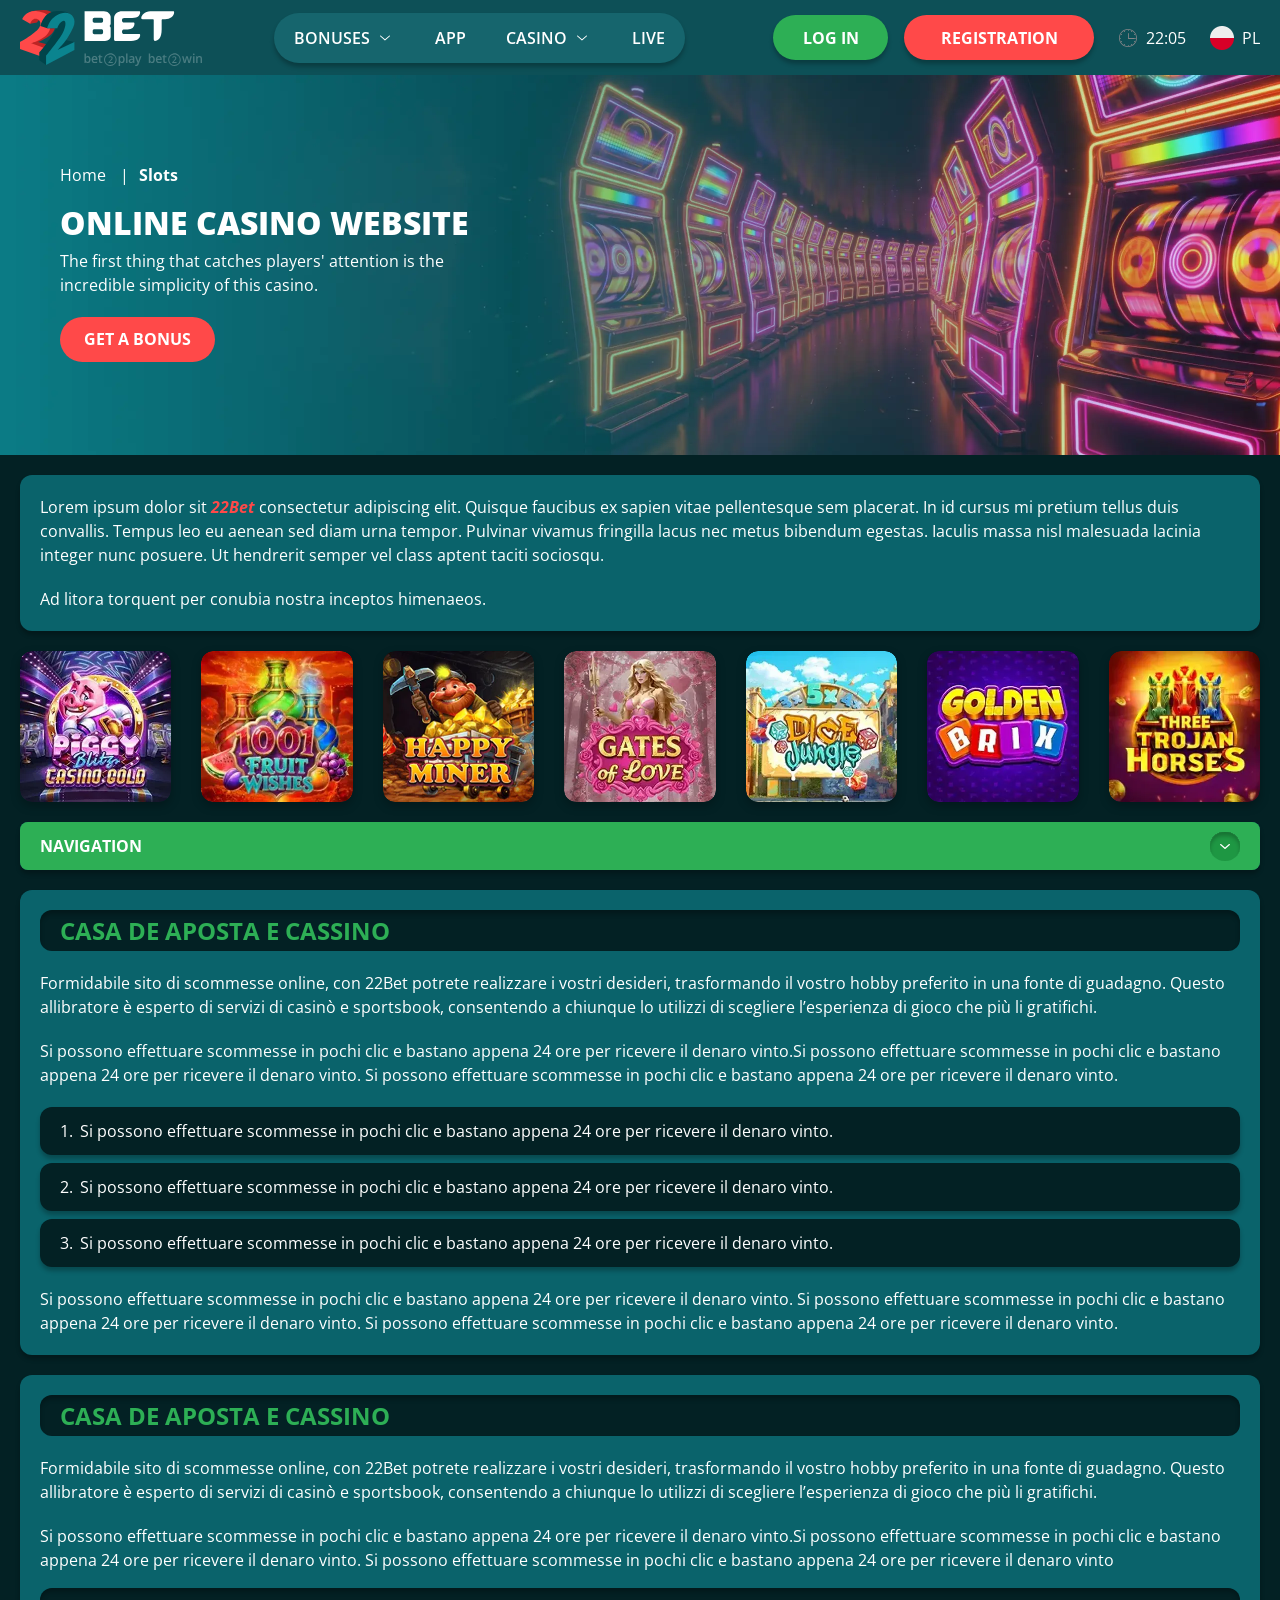
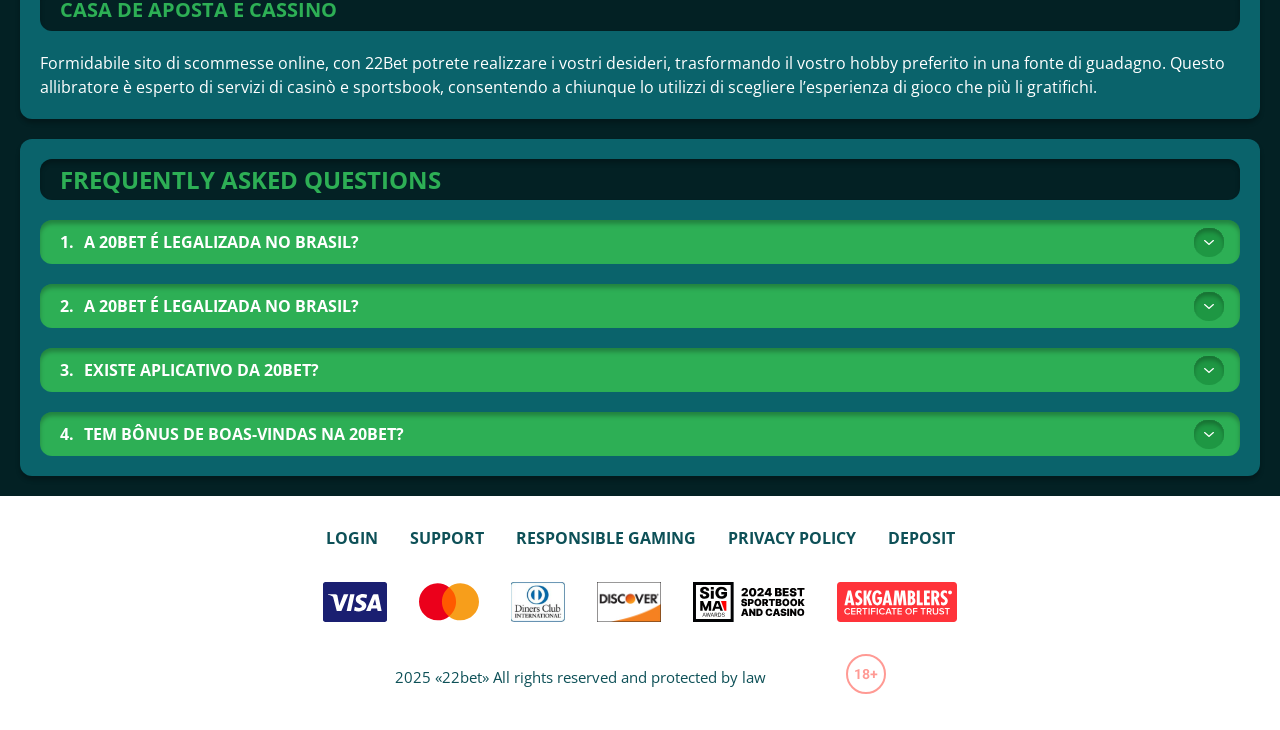
<file: slots.html>
<!DOCTYPE html>
<html lang="pl">
  <head>
    <meta charset="UTF-8" />
   
    <meta name="viewport" content="width=device-width, initial-scale=1.0" />
    <title>22Bet </title>
    <meta name="description" content />
    <meta property="og:site_name" content />
    <meta property="og:title" content />
    <meta property="og:type" content="website" />
    <meta property="og:url" content />
    <meta property="og:image" content />
    <meta property="og:image:alt" content />
    <meta property="og:locale" content="pl" />
    <meta property="og:description" content />
    <link rel="preconnect" href="https://fonts.googleapis.com" />
    <link rel="preconnect" href="https://fonts.gstatic.com" crossorigin="anonymous" />
   <link href="https://fonts.googleapis.com/css2?family=Open+Sans:ital,wght@0,300..800;1,300..800&display=swap" rel="stylesheet">
<link href="https://fonts.googleapis.com/css?family=Roboto+Condensed&display=swap" rel="stylesheet">

   <link rel="stylesheet" href="./css/reset.css" />
    <link rel="stylesheet" href="./css/main.css" />
    <link rel="stylesheet" href="./css/media.css"/>
    <link rel="icon" href="./images/Group.png" type="image/x-icon"/>
    <script
    src="https://code.jquery.com/jquery-3.6.1.min.js"
    integrity="sha256-o88AwQnZB+VDvE9tvIXrMQaPlFFSUTR+nldQm1LuPXQ="
    crossorigin="anonymous"
  ></script>
  </head>
  <body>
    <header class="header">
      <section class="content header__content">
        <a href="./index.html" class="logo header__logo"
          ><img src="./images/logo.svg" alt="logo" title
        /></a>
        <button class="header__btn-menu" >
          <svg width="16px" height="16px" viewBox="0 0 16 16" xmlns="http://www.w3.org/2000/svg">
              <rect y="0" width="16" height="3" rx="1.5"></rect>
              <rect y="6.5" width="16" height="3" rx="1.5"></rect>
              <rect y="13" width="16" height="3" rx="1.5"></rect>
            </svg>
        </button>

          <nav class="menu header__menu">
            <ul class="header__menu-list">
                
              <li class="">
              <div class="header__menu-wrapper">
                <div class="js-button-expander js-button-expander--menu" >
                <a href="./bonus.html" >
                <span>Bonuses</span>
              </a>
              </div>
              <div class="header__menu-wrap js-expand-content js-expand-content--menu">
                <ul >
                  <li>
                    <a href="./freeSpins.html">
                    <span>Free Spins</span>
                  </a></li>
                  <li><a href="./promoCode.html">
                    <span>Promo Code</span>
                  </a>
                </li>
                  <li><a href="./welcomeBonus.html">
                    <span>Welcome Bonus</span>
                  </a>
                </li>
                <li><a href="./vip.html">
                    <span>VIP</span>
                  </a>
                </li>
                </ul>
              </div>
              </div>
               <a href="./bonus.html" class="header__menu-item">
                <span>Bonuses</span>
              </a>
            </li>
              <li>
                <a href="./app.html">
                 App
                </a>
              </li>
              
              <li class="">
              <div class="header__menu-wrapper">
                <div class="js-button-expander js-button-expander--menu" >
                <a href="./casino.html" >
                <span> Casino</span>
              </a>
              </div>
              <div class="header__menu-wrap js-expand-content js-expand-content--menu">
                <ul >
                  <li>
                    <a href="./slots.html">
                    <span>Slots</span>
                  </a></li>
                 
                </ul>
              </div>
              </div>
               <a href="./casino.html" class="header__menu-item">
                <span>Casino</span>
              </a>
            </li>
               <li>
                <a href="./live.html">
               Live
                </a>
              </li>
              <li>
                    <a href="./freeSpins.html">
                    <span>Free Spins</span>
                  </a></li>
                  <li><a href="./promoCode.html">
                    <span>Promo Code</span>
                  </a>
                </li>
                  <li><a href="./welcomeBonus.html">
                    <span>Welcome Bonus</span>
                  </a>
                </li>
                <li><a href="./vip.html">
                    <span>VIP</span>
                  </a>
                </li>
             <li>
                    <a href="./slots.html">
                    <span>Slots</span>
                  </a></li>
             
             
            </ul>
            <div class="header__button header__button-menu " >
              <a href="#" class="button  button__login-menu">log in</a>
              <a href="#" class="button button__menu">registration</a>
            </div>
           
          </nav>
            <a href="#" class="button button__login">log in</a>
            <a href="#" class="button button__singup">registration</a>
            <div id="clock" class="header__time">00:00</div>
            <a href="#" class="header__flag">
                <span><img src="./images/flag.png" alt="flag" title /></span>
                <span>pl</span>
              </a>
      </section>
    </header>
     <main class="main home main-page">
        <section class=" hero hero__page">
           
            <div class="background background-page">
              <img src="./images/slots/bg-slots.webp" alt="hero" title />
              
            </div>
            <div class="hero__wrapper hero__wrapper-page">
              <div class="hero__data hero__data-bonus">
                <ul
                class="breadcrumbs "
                
              >
                <li
                  
                >
                  <a href="/" >
                    <span >Home</span></a
                  >
                 
                </li>
                <li
                  
                >
                  <a href="#" > <span >Slots</span></a>
                 
                </li>
              </ul>
                <h1 class="title general hero__title">
                  Online Casino Website
                </h1>
                 <p class="hero__text">The first thing that catches players' attention is the incredible simplicity of this casino.</p>
               
                <a href="#" class="button  hero__button ">Get a Bonus</a>
               
              </div>
             
            </div>
          </section>
      <section class="main__wrap main__wrap-page">
       
       <section class="content__wrapper content__wrapper-page">

         
        
       
          <section class="content article">
            <p>
             Lorem ipsum dolor sit <a href="#">22Bet</a> consectetur adipiscing elit. Quisque faucibus ex sapien vitae pellentesque sem placerat. In id cursus mi pretium tellus duis convallis. Tempus leo eu aenean sed diam urna tempor. Pulvinar vivamus fringilla lacus nec metus bibendum egestas. Iaculis massa nisl malesuada lacinia integer nunc posuere. Ut hendrerit semper vel class aptent taciti sociosqu.
            </p>
            <p>
             Ad litora torquent per conubia nostra inceptos himenaeos.
            </p>
          </section>
               <section class="content casino">
           
              <ul class="casino__list ">
                <li class="casino__item">
                   <a href="#">
                     <div class="casino__wrapper">
                      <img class="casino__img" src="./images/slots/card-slots1.webp" alt="" title>
                    <div class="casino__hover casino__hover-live">
                        
                        <div class="casino-box">
                            
                        <span href="#" class="button  casino__buttons"><img src="./images/card-button.svg" alt="" title></span>
                        </div>
                    </div>
                    </div>
                    
                   </a>
                </li>
                <li class="casino__item">
                   <a href="#">
                     <div class="casino__wrapper">
                      <img class="casino__img" src="./images/slots/card-slots2.webp" alt="" title>
                    <div class="casino__hover casino__hover-live">
                        
                        <div class="casino-box">
                            
                        <span href="#" class="button  casino__buttons"><img src="./images/card-button.svg" alt="" title></span>
                        </div>
                    </div>
                    </div>
                    
                   </a>
              </li>
              <li class="casino__item">
                 <a href="#">
                     <div class="casino__wrapper">
                      <img class="casino__img" src="./images/slots/card-slots3.webp" alt="" title>
                    <div class="casino__hover casino__hover-live">
                        
                        <div class="casino-box">
                            
                        <span href="#" class="button  casino__buttons"><img src="./images/card-button.svg" alt="" title></span>
                        </div>
                    </div>
                    </div>
                    
                   </a>
            </li>
             <li class="casino__item">
                <a href="#">
                     <div class="casino__wrapper">
                      <img class="casino__img" src="./images/slots/card-slots4.webp" alt="" title>
                    <div class="casino__hover casino__hover-live">
                        
                        <div class="casino-box">
                            
                        <span href="#" class="button  casino__buttons"><img src="./images/card-button.svg" alt="" title></span>
                        </div>
                    </div>
                    </div>
                    
                   </a>
            </li>
             <li class="casino__item">
                <a href="#">
                     <div class="casino__wrapper">
                      <img class="casino__img" src="./images/slots/card-slots5.webp" alt="" title>
                    <div class="casino__hover casino__hover-live">
                        
                        <div class="casino-box">
                            
                        <span href="#" class="button  casino__buttons"><img src="./images/card-button.svg" alt="" title></span>
                        </div>
                    </div>
                    </div>
                    
                   </a>
            </li>
             <li class="casino__item">
                 <a href="#">
                     <div class="casino__wrapper">
                      <img class="casino__img" src="./images/slots/card-slots6.webp" alt="" title>
                    <div class="casino__hover casino__hover-live">
                        
                        <div class="casino-box">
                            
                        <span href="#" class="button  casino__buttons"><img src="./images/card-button.svg" alt="" title></span>
                        </div>
                    </div>
                    </div>
                    
                   </a>
            </li>
             <li class="casino__item">
                <a href="#">
                     <div class="casino__wrapper">
                      <img class="casino__img" src="./images/slots/card-slots7.webp" alt="" title>
                    <div class="casino__hover casino__hover-live">
                        
                        <div class="casino-box">
                            
                        <span href="#" class="button  casino__buttons"><img src="./images/card-button.svg" alt="" title></span>
                        </div>
                    </div>
                    </div>
                    
                   </a>
            </li>
             
           
    
      

              </ul>
         </section>
             
        
        
         <section class="content menu-review__content">
              

            
                <div class="menu__review-desk menu__review-content">Navigation</div>
                <ul class="menu__review menu__review-list">
                  <li><a href="#">Lorem ipsum dolor sit</a></li>
                    <li><a href="#">Amet consectetur adipiscing</a></li>
                      <li><a href="#">Quisque faucibus ex sapien vitae</a></li>
                        <li><a href="#">Ut hendrerit sempero</a></li>
                          <li><a href="#">Pulvinar vivamus fringilla</a></li>
                           <li><a href="#">Ad litora torquent per conubia</a></li>
                         
                          
                </ul>
             
          
          </section>
        
          <section class="content article">
            <h2 class="title high article__title">Casa de Aposta e Cassino</h2>
             
            <p>
             Formidabile sito di scommesse online, con 22Bet potrete realizzare i vostri desideri, trasformando il vostro hobby preferito in una fonte di guadagno. Questo allibratore è esperto di servizi di casinò e sportsbook, consentendo a chiunque lo utilizzi di scegliere l’esperienza di gioco che più li gratifichi.
            </p>
            <p>
             Si possono effettuare scommesse in pochi clic e bastano appena 24 ore per ricevere il denaro vinto.Si possono effettuare scommesse in pochi clic e bastano appena 24 ore per ricevere il denaro vinto. Si possono effettuare scommesse in pochi clic e bastano appena 24 ore per ricevere il denaro vinto.
            </p>
           <ol>
              <li>Si possono effettuare scommesse in pochi clic e bastano appena 24 ore per ricevere il denaro vinto.</li>
              <li>Si possono effettuare scommesse in pochi clic e bastano appena 24 ore per ricevere il denaro vinto.</li>
              <li>Si possono effettuare scommesse in pochi clic e bastano appena 24 ore per ricevere il denaro vinto.</li>
            </ol>
            <p>Si possono effettuare scommesse in pochi clic e bastano appena 24 ore per ricevere il denaro vinto. Si possono effettuare scommesse in pochi clic e bastano appena 24 ore per ricevere il denaro vinto. Si possono effettuare scommesse in pochi clic e bastano appena 24 ore per ricevere il denaro vinto.</p>
          </section>
         
         
           <section class="content article">
            <h2 class="title high article__title">Casa de Aposta e Cassino</h2>
            <p>Formidabile sito di scommesse online, con 22Bet potrete realizzare i vostri desideri, trasformando il vostro hobby preferito in una fonte di guadagno. Questo allibratore è esperto di servizi di casinò e sportsbook, consentendo a chiunque lo utilizzi di scegliere l’esperienza di gioco che più li gratifichi.</p>
            <p>Si possono effettuare scommesse in pochi clic e bastano appena 24 ore per ricevere il denaro vinto.Si possono effettuare scommesse in pochi clic e bastano appena 24 ore per ricevere il denaro vinto. Si possono effettuare scommesse in pochi clic e bastano appena 24 ore per ricevere il denaro vinto</p>
            <h3>Casa de Aposta e Cassino</h3>
            <p>Formidabile sito di scommesse online, con 22Bet potrete realizzare i vostri desideri, trasformando il vostro hobby preferito in una fonte di guadagno. Questo allibratore è esperto di servizi di casinò e sportsbook, consentendo a chiunque lo utilizzi di scegliere l’esperienza di gioco che più li gratifichi.</p>
           </section>

          <section class="content faq">
            <h2 class="title high faq__title">Frequently Asked Questions</h2>
            <ul class="faq__list " >
              <li class="faq__item"  >
                <h3 class="title medium faq__subtitle js-button-expander js-button-expander--faq"  >A 20Bet é legalizada no Brasil?
                 </h3>
                <div  class="faq__answer js-expand-content js-expand-content--faq" >
                  <p  >
                    Sim, a casa de apostas tem licença emitida por Curaçao, que é reconhecida no Brasil e a permite atuar por aqui.
                  </p>
                </div>
              </li>
              <li class="faq__item"  >
                <h3 class="title medium faq__subtitle js-button-expander js-button-expander--faq"  >A 20Bet é legalizada no Brasil?</h3>
                <div class="faq__answer js-expand-content js-expand-content--faq" >
                  <p  >
                    Sim, a casa de apostas tem licença emitida por Curaçao, que é reconhecida no Brasil e a permite atuar por aqui.
                  </p>
                </div>
              </li> 
              <li class="faq__item"  >
                <h3 class="title medium faq__subtitle js-button-expander js-button-expander--faq"  >Existe aplicativo da 20Bet?</h3>
                <div class="faq__answer js-expand-content js-expand-content--faq" >
                  <p  >
                   Sim, disponível para sistemas operacionais iOS e Android.
                  </p>
                </div>
              </li> 
              <li class="faq__item"  >
                <h3 class="title medium faq__subtitle js-button-expander js-button-expander--faq"  >Tem bônus de boas-vindas na 20Bet?</h3>
                <div class="faq__answer js-expand-content js-expand-content--faq" >
                  <p  >
                   O pacote especial para novos usuários da 20Bet paga 100% sobre o primeiro depósito, com limite de 600 BRL.
                  </p>
                </div>
              </li> 
             
            </ul>
          </section>
          
        </section> 
      
        <div class=""  onclick="scrollToTop()">
          <button class="main__arrow" id="scrollToTopBtn"></button>
        </div> 
        
      </section>
    </main> 
      <footer class=" footer ">
      <section class="content footer__content">
        <ul class="footer__menu">
         <li><a href="./login.html">Login</a></li>
         <li><a href="./support.html">Support</a></li>
         <li><a href="./responsible.html">Responsible Gaming</a></li>
         <li><a href="./policy.html">Privacy Policy</a></li>
         <li><a href="./deposit.html">Deposit</a></li>
        </ul>
       
          <ul class="footer__cards-list">
           
            <li>
              <a href="#"
                ><img src="./images/visa.svg" alt="cardvisa" title
              /></a>
            </li>
            <li>
              <a href="#"
                ><img
                  src="./images/mastercard.svg"
                  alt="mastercard"
                  title
              /></a>
            </li>
            <li>
                <a href="#"
                  ><img src="./images/diners.svg" alt="diners" title
                /></a>
              </li>
              <li>
                <a href="#"
                  ><img src="./images/discover.svg" alt="discover" title
                /></a>
              </li>
              <li>
                <a href="#"
                  ><img src="./images/sigma.svg" alt="sigma" title
                /></a>
              </li>
              <li>
                <a href="#"
                  ><img src="./images/ask.svg" alt="ask" title
                /></a>
              </li>
            
          </ul>
       
        <div class="footer__wrapp">
          <div class="footer__text">
           
            <p>2025 «22bet» All rights reserved and protected by law

</p>
           
          </div>
          <div class="footer__age">
            <img src="./images/age.svg" alt="age" title />
          </div>
        </div>
      
      </section>
    </footer>
    <script src="./js/arrowUp.js" defer></script>
    <script src="./js/sidebar.js" defer></script>
    <script src="./js/expander.js" defer></script>
    <script src="./js/mobile-menu.js" defer></script>
    <script src="./js/clock.js" defer></script>
  </body>
</html>
</file>
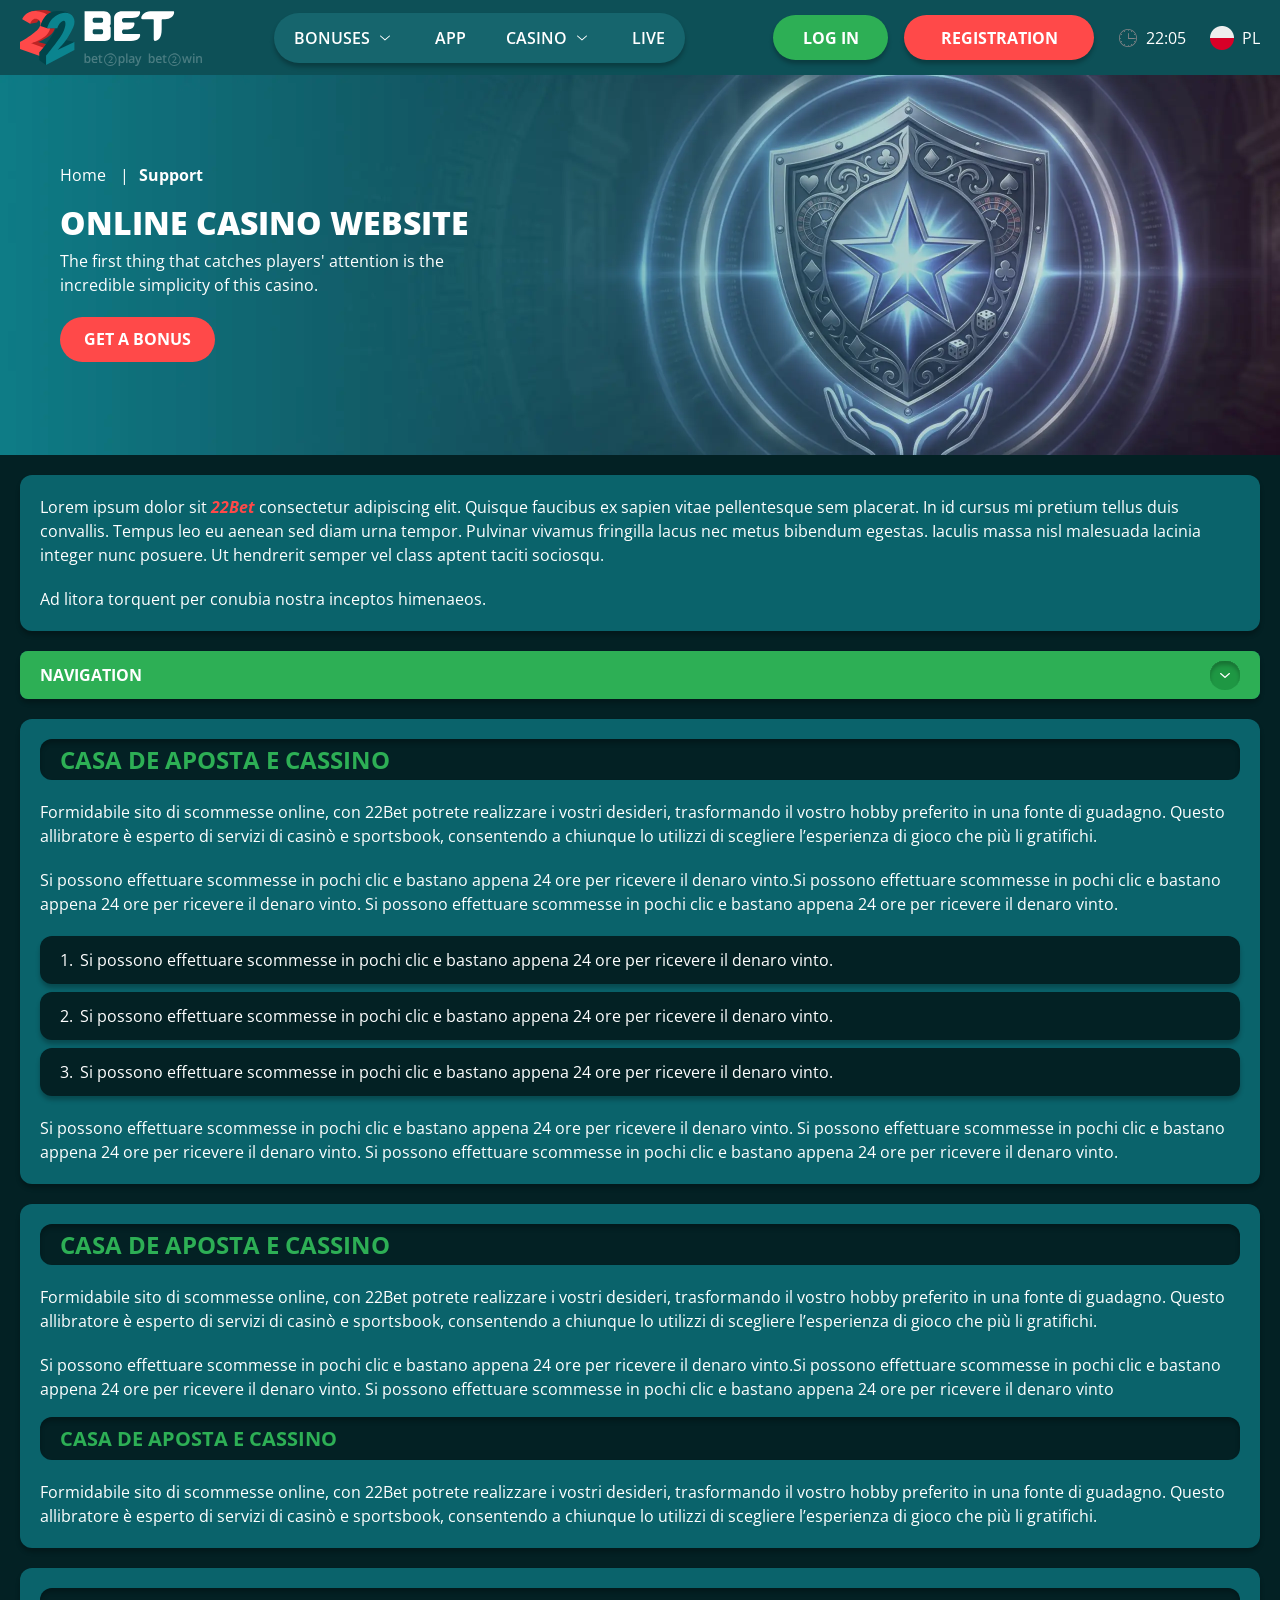
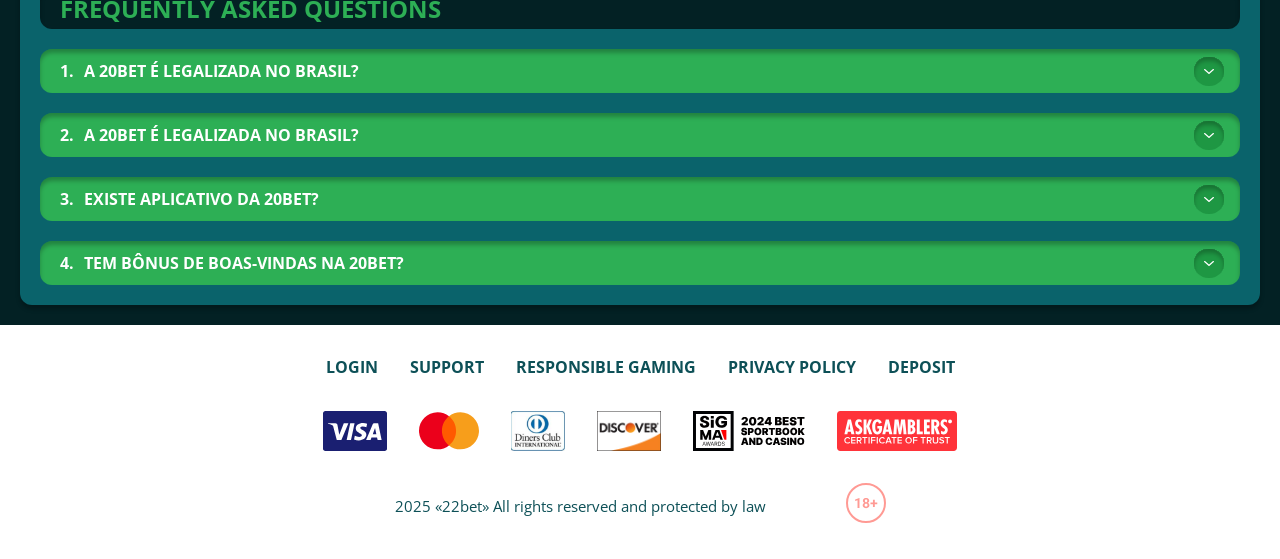
<file: support.html>
<!DOCTYPE html>
<html lang="pl">
  <head>
    <meta charset="UTF-8" />
   
    <meta name="viewport" content="width=device-width, initial-scale=1.0" />
    <title>22Bet </title>
    <meta name="description" content />
    <meta property="og:site_name" content />
    <meta property="og:title" content />
    <meta property="og:type" content="website" />
    <meta property="og:url" content />
    <meta property="og:image" content />
    <meta property="og:image:alt" content />
    <meta property="og:locale" content="pl" />
    <meta property="og:description" content />
    <link rel="preconnect" href="https://fonts.googleapis.com" />
    <link rel="preconnect" href="https://fonts.gstatic.com" crossorigin="anonymous" />
   <link href="https://fonts.googleapis.com/css2?family=Open+Sans:ital,wght@0,300..800;1,300..800&display=swap" rel="stylesheet">
<link href="https://fonts.googleapis.com/css?family=Roboto+Condensed&display=swap" rel="stylesheet">

   <link rel="stylesheet" href="./css/reset.css" />
    <link rel="stylesheet" href="./css/main.css" />
    <link rel="stylesheet" href="./css/media.css"/>
    <link rel="icon" href="./images/Group.png" type="image/x-icon"/>
    <script
    src="https://code.jquery.com/jquery-3.6.1.min.js"
    integrity="sha256-o88AwQnZB+VDvE9tvIXrMQaPlFFSUTR+nldQm1LuPXQ="
    crossorigin="anonymous"
  ></script>
  </head>
  <body>
    <header class="header">
      <section class="content header__content">
        <a href="./index.html" class="logo header__logo"
          ><img src="./images/logo.svg" alt="logo" title
        /></a>
        <button class="header__btn-menu" >
          <svg width="16px" height="16px" viewBox="0 0 16 16" xmlns="http://www.w3.org/2000/svg">
              <rect y="0" width="16" height="3" rx="1.5"></rect>
              <rect y="6.5" width="16" height="3" rx="1.5"></rect>
              <rect y="13" width="16" height="3" rx="1.5"></rect>
            </svg>
        </button>

          <nav class="menu header__menu">
            <ul class="header__menu-list">
                
              <li class="">
              <div class="header__menu-wrapper">
                <div class="js-button-expander js-button-expander--menu" >
                <a href="./bonus.html" >
                <span>Bonuses</span>
              </a>
              </div>
              <div class="header__menu-wrap js-expand-content js-expand-content--menu">
                <ul >
                  <li>
                    <a href="./freeSpins.html">
                    <span>Free Spins</span>
                  </a></li>
                  <li><a href="./promoCode.html">
                    <span>Promo Code</span>
                  </a>
                </li>
                  <li><a href="./welcomeBonus.html">
                    <span>Welcome Bonus</span>
                  </a>
                </li>
                <li><a href="./vip.html">
                    <span>VIP</span>
                  </a>
                </li>
                </ul>
              </div>
              </div>
               <a href="./bonus.html" class="header__menu-item">
                <span>Bonuses</span>
              </a>
            </li>
              <li>
                <a href="./app.html">
                 App
                </a>
              </li>
              
              <li class="">
              <div class="header__menu-wrapper">
                <div class="js-button-expander js-button-expander--menu" >
                <a href="./casino.html" >
                <span> Casino</span>
              </a>
              </div>
              <div class="header__menu-wrap js-expand-content js-expand-content--menu">
                <ul >
                  <li>
                    <a href="./slots.html">
                    <span>Slots</span>
                  </a></li>
                 
                </ul>
              </div>
              </div>
               <a href="./casino.html" class="header__menu-item">
                <span>Casino</span>
              </a>
            </li>
               <li>
                <a href="./live.html">
               Live
                </a>
              </li>
              <li>
                    <a href="./freeSpins.html">
                    <span>Free Spins</span>
                  </a></li>
                  <li><a href="./promoCode.html">
                    <span>Promo Code</span>
                  </a>
                </li>
                  <li><a href="./welcomeBonus.html">
                    <span>Welcome Bonus</span>
                  </a>
                </li>
                <li><a href="./vip.html">
                    <span>VIP</span>
                  </a>
                </li>
             <li>
                    <a href="./slots.html">
                    <span>Slots</span>
                  </a></li>
             
             
            </ul>
            <div class="header__button header__button-menu " >
              <a href="#" class="button  button__login-menu">log in</a>
              <a href="#" class="button button__menu">registration</a>
            </div>
           
          </nav>
            <a href="#" class="button button__login">log in</a>
            <a href="#" class="button button__singup">registration</a>
            <div id="clock" class="header__time">00:00</div>
            <a href="#" class="header__flag">
                <span><img src="./images/flag.png" alt="flag" title /></span>
                <span>pl</span>
              </a>
      </section>
    </header>
     <main class="main home main-page">
        <section class=" hero hero__page">
           
            <div class="background background-page">
              <img src="./images/layout-images/bg-support.webp" alt="hero" title />
              
            </div>
            <div class="hero__wrapper hero__wrapper-page">
              <div class="hero__data hero__data-bonus">
                <ul
                class="breadcrumbs "
                
              >
                <li
                  
                >
                  <a href="/" >
                    <span >Home</span></a
                  >
                 
                </li>
                <li
                  
                >
                  <a href="#" > <span >Support</span></a>
                 
                </li>
              </ul>
                <h1 class="title general hero__title">
                  Online Casino Website
                </h1>
                 <p class="hero__text">The first thing that catches players' attention is the incredible simplicity of this casino.</p>
               
                <a href="#" class="button  hero__button ">Get a Bonus</a>
               
              </div>
             
            </div>
          </section>
      <section class="main__wrap main__wrap-page">
       
       <section class="content__wrapper content__wrapper-page">

         
        
       
          <section class="content article">
            <p>
             Lorem ipsum dolor sit <a href="#">22Bet</a> consectetur adipiscing elit. Quisque faucibus ex sapien vitae pellentesque sem placerat. In id cursus mi pretium tellus duis convallis. Tempus leo eu aenean sed diam urna tempor. Pulvinar vivamus fringilla lacus nec metus bibendum egestas. Iaculis massa nisl malesuada lacinia integer nunc posuere. Ut hendrerit semper vel class aptent taciti sociosqu.
            </p>
            <p>
             Ad litora torquent per conubia nostra inceptos himenaeos.
            </p>
          </section>
        
        
           <section class="content menu-review__content">
              

            
                <div class="menu__review-desk menu__review-content">Navigation</div>
                <ul class="menu__review menu__review-list">
                  <li><a href="#">Lorem ipsum dolor sit</a></li>
                    <li><a href="#">Amet consectetur adipiscing</a></li>
                      <li><a href="#">Quisque faucibus ex sapien vitae</a></li>
                        <li><a href="#">Ut hendrerit sempero</a></li>
                          <li><a href="#">Pulvinar vivamus fringilla</a></li>
                           <li><a href="#">Ad litora torquent per conubia</a></li>
                         
                          
                </ul>
             
          
          </section>
          
        
          <section class="content article">
            <h2 class="title high article__title">Casa de Aposta e Cassino</h2>
             
            <p>
             Formidabile sito di scommesse online, con 22Bet potrete realizzare i vostri desideri, trasformando il vostro hobby preferito in una fonte di guadagno. Questo allibratore è esperto di servizi di casinò e sportsbook, consentendo a chiunque lo utilizzi di scegliere l’esperienza di gioco che più li gratifichi.
            </p>
            <p>
             Si possono effettuare scommesse in pochi clic e bastano appena 24 ore per ricevere il denaro vinto.Si possono effettuare scommesse in pochi clic e bastano appena 24 ore per ricevere il denaro vinto. Si possono effettuare scommesse in pochi clic e bastano appena 24 ore per ricevere il denaro vinto.
            </p>
           <ol>
              <li>Si possono effettuare scommesse in pochi clic e bastano appena 24 ore per ricevere il denaro vinto.</li>
              <li>Si possono effettuare scommesse in pochi clic e bastano appena 24 ore per ricevere il denaro vinto.</li>
              <li>Si possono effettuare scommesse in pochi clic e bastano appena 24 ore per ricevere il denaro vinto.</li>
            </ol>
            <p>Si possono effettuare scommesse in pochi clic e bastano appena 24 ore per ricevere il denaro vinto. Si possono effettuare scommesse in pochi clic e bastano appena 24 ore per ricevere il denaro vinto. Si possono effettuare scommesse in pochi clic e bastano appena 24 ore per ricevere il denaro vinto.</p>
          </section>
         
         
           <section class="content article">
            <h2 class="title high article__title">Casa de Aposta e Cassino</h2>
            <p>Formidabile sito di scommesse online, con 22Bet potrete realizzare i vostri desideri, trasformando il vostro hobby preferito in una fonte di guadagno. Questo allibratore è esperto di servizi di casinò e sportsbook, consentendo a chiunque lo utilizzi di scegliere l’esperienza di gioco che più li gratifichi.</p>
            <p>Si possono effettuare scommesse in pochi clic e bastano appena 24 ore per ricevere il denaro vinto.Si possono effettuare scommesse in pochi clic e bastano appena 24 ore per ricevere il denaro vinto. Si possono effettuare scommesse in pochi clic e bastano appena 24 ore per ricevere il denaro vinto</p>
            <h3>Casa de Aposta e Cassino</h3>
            <p>Formidabile sito di scommesse online, con 22Bet potrete realizzare i vostri desideri, trasformando il vostro hobby preferito in una fonte di guadagno. Questo allibratore è esperto di servizi di casinò e sportsbook, consentendo a chiunque lo utilizzi di scegliere l’esperienza di gioco che più li gratifichi.</p>
           </section>

          <section class="content faq">
            <h2 class="title high faq__title">Frequently Asked Questions</h2>
            <ul class="faq__list " >
              <li class="faq__item"  >
                <h3 class="title medium faq__subtitle js-button-expander js-button-expander--faq"  >A 20Bet é legalizada no Brasil?
                 </h3>
                <div  class="faq__answer js-expand-content js-expand-content--faq" >
                  <p  >
                    Sim, a casa de apostas tem licença emitida por Curaçao, que é reconhecida no Brasil e a permite atuar por aqui.
                  </p>
                </div>
              </li>
              <li class="faq__item"  >
                <h3 class="title medium faq__subtitle js-button-expander js-button-expander--faq"  >A 20Bet é legalizada no Brasil?</h3>
                <div class="faq__answer js-expand-content js-expand-content--faq" >
                  <p  >
                    Sim, a casa de apostas tem licença emitida por Curaçao, que é reconhecida no Brasil e a permite atuar por aqui.
                  </p>
                </div>
              </li> 
              <li class="faq__item"  >
                <h3 class="title medium faq__subtitle js-button-expander js-button-expander--faq"  >Existe aplicativo da 20Bet?</h3>
                <div class="faq__answer js-expand-content js-expand-content--faq" >
                  <p  >
                   Sim, disponível para sistemas operacionais iOS e Android.
                  </p>
                </div>
              </li> 
              <li class="faq__item"  >
                <h3 class="title medium faq__subtitle js-button-expander js-button-expander--faq"  >Tem bônus de boas-vindas na 20Bet?</h3>
                <div class="faq__answer js-expand-content js-expand-content--faq" >
                  <p  >
                   O pacote especial para novos usuários da 20Bet paga 100% sobre o primeiro depósito, com limite de 600 BRL.
                  </p>
                </div>
              </li> 
             
            </ul>
          </section>
          
        </section> 
      
        <div class=""  onclick="scrollToTop()">
          <button class="main__arrow" id="scrollToTopBtn"></button>
        </div> 
        
      </section>
    </main> 
      <footer class=" footer ">
      <section class="content footer__content">
        <ul class="footer__menu">
         <li><a href="./login.html">Login</a></li>
         <li><a href="./support.html">Support</a></li>
         <li><a href="./responsible.html">Responsible Gaming</a></li>
         <li><a href="./policy.html">Privacy Policy</a></li>
         <li><a href="./deposit.html">Deposit</a></li>
        </ul>
       
          <ul class="footer__cards-list">
           
            <li>
              <a href="#"
                ><img src="./images/visa.svg" alt="cardvisa" title
              /></a>
            </li>
            <li>
              <a href="#"
                ><img
                  src="./images/mastercard.svg"
                  alt="mastercard"
                  title
              /></a>
            </li>
            <li>
                <a href="#"
                  ><img src="./images/diners.svg" alt="diners" title
                /></a>
              </li>
              <li>
                <a href="#"
                  ><img src="./images/discover.svg" alt="discover" title
                /></a>
              </li>
              <li>
                <a href="#"
                  ><img src="./images/sigma.svg" alt="sigma" title
                /></a>
              </li>
              <li>
                <a href="#"
                  ><img src="./images/ask.svg" alt="ask" title
                /></a>
              </li>
            
          </ul>
       
        <div class="footer__wrapp">
          <div class="footer__text">
           
            <p>2025 «22bet» All rights reserved and protected by law

</p>
           
          </div>
          <div class="footer__age">
            <img src="./images/age.svg" alt="age" title />
          </div>
        </div>
      
      </section>
    </footer>
    <script src="./js/arrowUp.js" defer></script>
    <script src="./js/sidebar.js" defer></script>
    <script src="./js/expander.js" defer></script>
    <script src="./js/mobile-menu.js" defer></script>
    <script src="./js/clock.js" defer></script>
  </body>
</html>
</file>
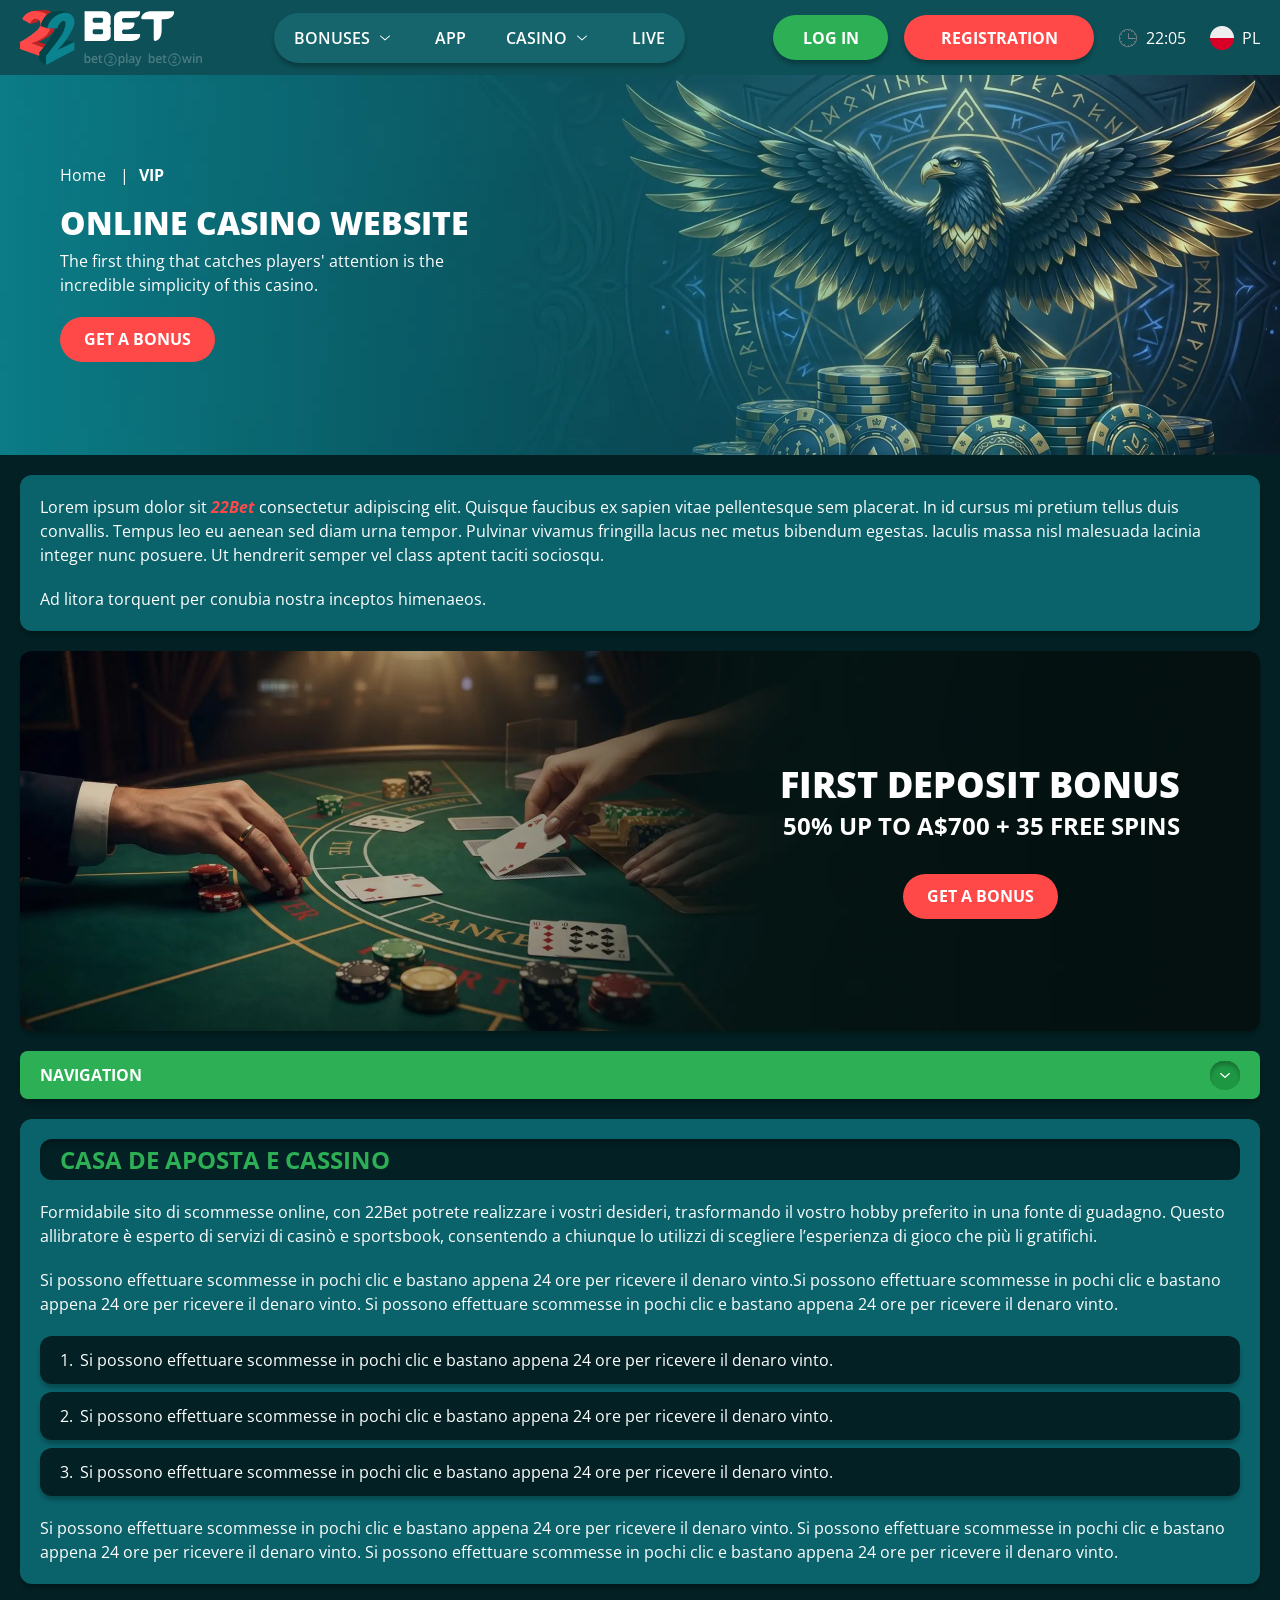
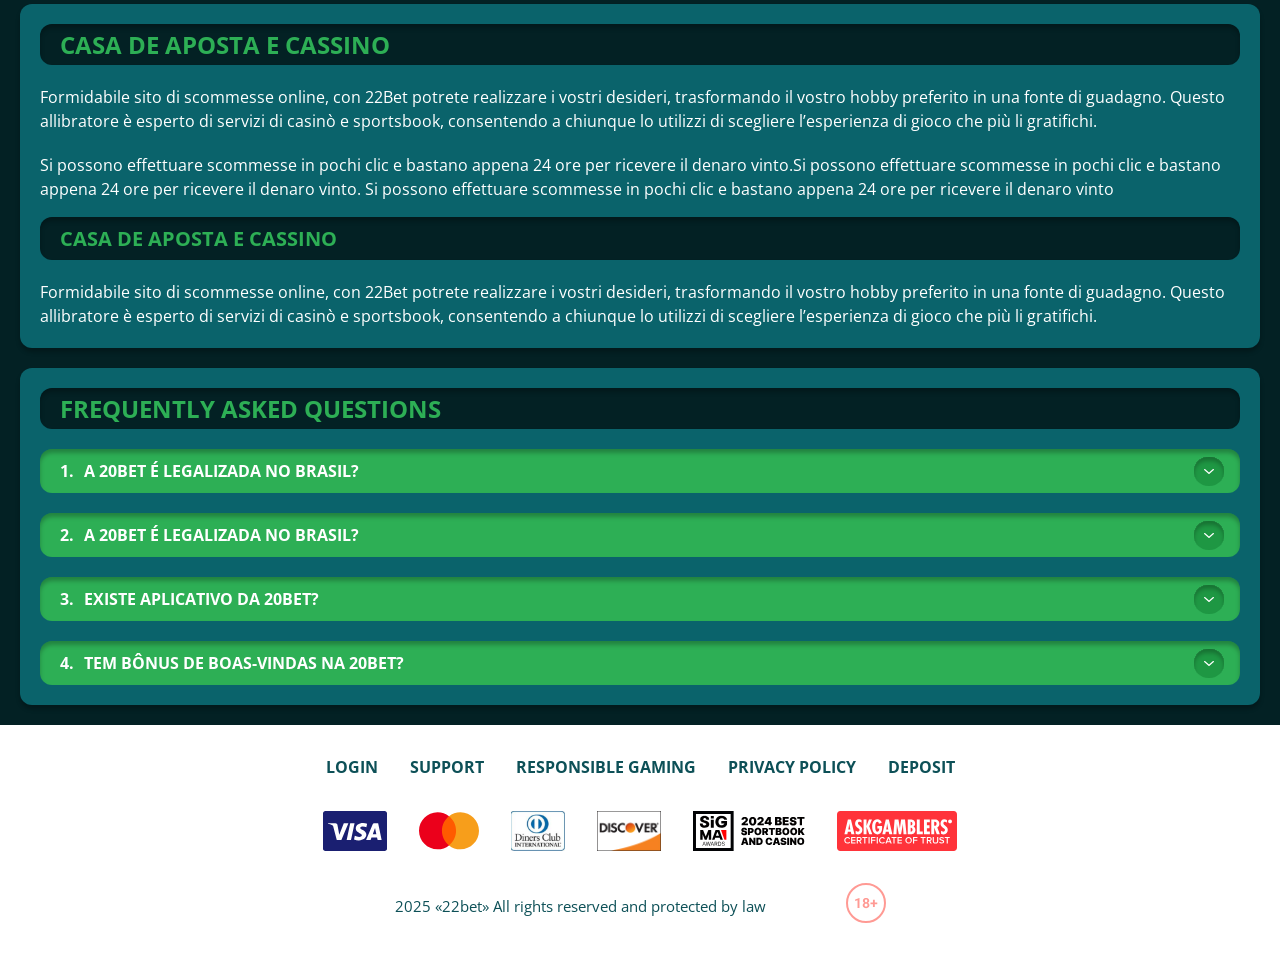
<file: vip.html>
<!DOCTYPE html>
<html lang="pl">
  <head>
    <meta charset="UTF-8" />
   
    <meta name="viewport" content="width=device-width, initial-scale=1.0" />
    <title>22Bet </title>
    <meta name="description" content />
    <meta property="og:site_name" content />
    <meta property="og:title" content />
    <meta property="og:type" content="website" />
    <meta property="og:url" content />
    <meta property="og:image" content />
    <meta property="og:image:alt" content />
    <meta property="og:locale" content="pl" />
    <meta property="og:description" content />
    <link rel="preconnect" href="https://fonts.googleapis.com" />
    <link rel="preconnect" href="https://fonts.gstatic.com" crossorigin="anonymous" />
   <link href="https://fonts.googleapis.com/css2?family=Open+Sans:ital,wght@0,300..800;1,300..800&display=swap" rel="stylesheet">
<link href="https://fonts.googleapis.com/css?family=Roboto+Condensed&display=swap" rel="stylesheet">

   <link rel="stylesheet" href="./css/reset.css" />
    <link rel="stylesheet" href="./css/main.css" />
    <link rel="stylesheet" href="./css/media.css"/>
    <link rel="icon" href="./images/Group.png" type="image/x-icon"/>
    <script
    src="https://code.jquery.com/jquery-3.6.1.min.js"
    integrity="sha256-o88AwQnZB+VDvE9tvIXrMQaPlFFSUTR+nldQm1LuPXQ="
    crossorigin="anonymous"
  ></script>
  </head>
  <body>
    <header class="header">
      <section class="content header__content">
        <a href="./index.html" class="logo header__logo"
          ><img src="./images/logo.svg" alt="logo" title
        /></a>
        <button class="header__btn-menu" >
          <svg width="16px" height="16px" viewBox="0 0 16 16" xmlns="http://www.w3.org/2000/svg">
              <rect y="0" width="16" height="3" rx="1.5"></rect>
              <rect y="6.5" width="16" height="3" rx="1.5"></rect>
              <rect y="13" width="16" height="3" rx="1.5"></rect>
            </svg>
        </button>

          <nav class="menu header__menu">
            <ul class="header__menu-list">
                
              <li class="">
              <div class="header__menu-wrapper">
                <div class="js-button-expander js-button-expander--menu" >
                <a href="./bonus.html" >
                <span>Bonuses</span>
              </a>
              </div>
              <div class="header__menu-wrap js-expand-content js-expand-content--menu">
                <ul >
                  <li>
                    <a href="./freeSpins.html">
                    <span>Free Spins</span>
                  </a></li>
                  <li><a href="./promoCode.html">
                    <span>Promo Code</span>
                  </a>
                </li>
                  <li><a href="./welcomeBonus.html">
                    <span>Welcome Bonus</span>
                  </a>
                </li>
                <li><a href="./vip.html">
                    <span>VIP</span>
                  </a>
                </li>
                </ul>
              </div>
              </div>
               <a href="./bonus.html" class="header__menu-item">
                <span>Bonuses</span>
              </a>
            </li>
              <li>
                <a href="./app.html">
                 App
                </a>
              </li>
              
              <li class="">
              <div class="header__menu-wrapper">
                <div class="js-button-expander js-button-expander--menu" >
                <a href="./casino.html" >
                <span> Casino</span>
              </a>
              </div>
              <div class="header__menu-wrap js-expand-content js-expand-content--menu">
                <ul >
                  <li>
                    <a href="./slots.html">
                    <span>Slots</span>
                  </a></li>
                 
                </ul>
              </div>
              </div>
               <a href="./casino.html" class="header__menu-item">
                <span>Casino</span>
              </a>
            </li>
               <li>
                <a href="./live.html">
               Live
                </a>
              </li>
              <li>
                    <a href="./freeSpins.html">
                    <span>Free Spins</span>
                  </a></li>
                  <li><a href="./promoCode.html">
                    <span>Promo Code</span>
                  </a>
                </li>
                  <li><a href="./welcomeBonus.html">
                    <span>Welcome Bonus</span>
                  </a>
                </li>
                <li><a href="./vip.html">
                    <span>VIP</span>
                  </a>
                </li>
             <li>
                    <a href="./slots.html">
                    <span>Slots</span>
                  </a></li>
             
             
            </ul>
            <div class="header__button header__button-menu " >
              <a href="#" class="button  button__login-menu">log in</a>
              <a href="#" class="button button__menu">registration</a>
            </div>
           
          </nav>
            <a href="#" class="button button__login">log in</a>
            <a href="#" class="button button__singup">registration</a>
            <div id="clock" class="header__time">00:00</div>
            <a href="#" class="header__flag">
                <span><img src="./images/flag.png" alt="flag" title /></span>
                <span>pl</span>
              </a>
      </section>
    </header>
     <main class="main home main-page">
        <section class=" hero hero__page">
           
            <div class="background background-page background-pageVip">
              <img src="./images/layout-images/bg-vip.webp" alt="hero" title />
              
            </div>
            <div class="hero__wrapper hero__wrapper-page">
              <div class="hero__data hero__data-bonus">
                <ul
                class="breadcrumbs "
                
              >
                <li
                  
                >
                  <a href="/" >
                    <span >Home</span></a
                  >
                 
                </li>
                <li
                  
                >
                  <a href="#" > <span >VIP</span></a>
                 
                </li>
              </ul>
                <h1 class="title general hero__title">
                  Online Casino Website
                </h1>
                 <p class="hero__text">The first thing that catches players' attention is the incredible simplicity of this casino.</p>
               
                <a href="#" class="button  hero__button ">Get a Bonus</a>
               
              </div>
             
            </div>
          </section>
      <section class="main__wrap main__wrap-page">
       
       <section class="content__wrapper content__wrapper-page">

         
        
       
          <section class="content article">
            <p>
             Lorem ipsum dolor sit <a href="#">22Bet</a> consectetur adipiscing elit. Quisque faucibus ex sapien vitae pellentesque sem placerat. In id cursus mi pretium tellus duis convallis. Tempus leo eu aenean sed diam urna tempor. Pulvinar vivamus fringilla lacus nec metus bibendum egestas. Iaculis massa nisl malesuada lacinia integer nunc posuere. Ut hendrerit semper vel class aptent taciti sociosqu.
            </p>
            <p>
             Ad litora torquent per conubia nostra inceptos himenaeos.
            </p>
          </section>
         
             
           <section class="content banner banner-main">
            <div class="background ">
              
              <img src="./images/layout-images/banner-vip.webp" alt="banner" title />
              
            </div>
            <div class="banner__info">
              
              <h2 class="title high banner__title-main">
                  
               first Deposit Bonus
              </h2>
            <p class="banner__subtitle">50% up to A$700 + 35 Free spins</p>
              <a href="#" class="button banner__button">Get a Bonus</a>
            </div>
          </section>
          
              <section class="content menu-review__content">
              

            
                <div class="menu__review-desk menu__review-content">Navigation</div>
                <ul class="menu__review menu__review-list">
                  <li><a href="#">Lorem ipsum dolor sit</a></li>
                    <li><a href="#">Amet consectetur adipiscing</a></li>
                      <li><a href="#">Quisque faucibus ex sapien vitae</a></li>
                        <li><a href="#">Ut hendrerit sempero</a></li>
                          <li><a href="#">Pulvinar vivamus fringilla</a></li>
                           <li><a href="#">Ad litora torquent per conubia</a></li>
                         
                          
                </ul>
             
          
          </section>
          
        
          <section class="content article">
            <h2 class="title high article__title">Casa de Aposta e Cassino</h2>
             
            <p>
             Formidabile sito di scommesse online, con 22Bet potrete realizzare i vostri desideri, trasformando il vostro hobby preferito in una fonte di guadagno. Questo allibratore è esperto di servizi di casinò e sportsbook, consentendo a chiunque lo utilizzi di scegliere l’esperienza di gioco che più li gratifichi.
            </p>
            <p>
             Si possono effettuare scommesse in pochi clic e bastano appena 24 ore per ricevere il denaro vinto.Si possono effettuare scommesse in pochi clic e bastano appena 24 ore per ricevere il denaro vinto. Si possono effettuare scommesse in pochi clic e bastano appena 24 ore per ricevere il denaro vinto.
            </p>
           <ol>
              <li>Si possono effettuare scommesse in pochi clic e bastano appena 24 ore per ricevere il denaro vinto.</li>
              <li>Si possono effettuare scommesse in pochi clic e bastano appena 24 ore per ricevere il denaro vinto.</li>
              <li>Si possono effettuare scommesse in pochi clic e bastano appena 24 ore per ricevere il denaro vinto.</li>
            </ol>
            <p>Si possono effettuare scommesse in pochi clic e bastano appena 24 ore per ricevere il denaro vinto. Si possono effettuare scommesse in pochi clic e bastano appena 24 ore per ricevere il denaro vinto. Si possono effettuare scommesse in pochi clic e bastano appena 24 ore per ricevere il denaro vinto.</p>
          </section>
         
         
           <section class="content article">
            <h2 class="title high article__title">Casa de Aposta e Cassino</h2>
            <p>Formidabile sito di scommesse online, con 22Bet potrete realizzare i vostri desideri, trasformando il vostro hobby preferito in una fonte di guadagno. Questo allibratore è esperto di servizi di casinò e sportsbook, consentendo a chiunque lo utilizzi di scegliere l’esperienza di gioco che più li gratifichi.</p>
            <p>Si possono effettuare scommesse in pochi clic e bastano appena 24 ore per ricevere il denaro vinto.Si possono effettuare scommesse in pochi clic e bastano appena 24 ore per ricevere il denaro vinto. Si possono effettuare scommesse in pochi clic e bastano appena 24 ore per ricevere il denaro vinto</p>
            <h3>Casa de Aposta e Cassino</h3>
            <p>Formidabile sito di scommesse online, con 22Bet potrete realizzare i vostri desideri, trasformando il vostro hobby preferito in una fonte di guadagno. Questo allibratore è esperto di servizi di casinò e sportsbook, consentendo a chiunque lo utilizzi di scegliere l’esperienza di gioco che più li gratifichi.</p>
           </section>

          <section class="content faq">
            <h2 class="title high faq__title">Frequently Asked Questions</h2>
            <ul class="faq__list " >
              <li class="faq__item"  >
                <h3 class="title medium faq__subtitle js-button-expander js-button-expander--faq"  >A 20Bet é legalizada no Brasil?
                 </h3>
                <div  class="faq__answer js-expand-content js-expand-content--faq" >
                  <p  >
                    Sim, a casa de apostas tem licença emitida por Curaçao, que é reconhecida no Brasil e a permite atuar por aqui.
                  </p>
                </div>
              </li>
              <li class="faq__item"  >
                <h3 class="title medium faq__subtitle js-button-expander js-button-expander--faq"  >A 20Bet é legalizada no Brasil?</h3>
                <div class="faq__answer js-expand-content js-expand-content--faq" >
                  <p  >
                    Sim, a casa de apostas tem licença emitida por Curaçao, que é reconhecida no Brasil e a permite atuar por aqui.
                  </p>
                </div>
              </li> 
              <li class="faq__item"  >
                <h3 class="title medium faq__subtitle js-button-expander js-button-expander--faq"  >Existe aplicativo da 20Bet?</h3>
                <div class="faq__answer js-expand-content js-expand-content--faq" >
                  <p  >
                   Sim, disponível para sistemas operacionais iOS e Android.
                  </p>
                </div>
              </li> 
              <li class="faq__item"  >
                <h3 class="title medium faq__subtitle js-button-expander js-button-expander--faq"  >Tem bônus de boas-vindas na 20Bet?</h3>
                <div class="faq__answer js-expand-content js-expand-content--faq" >
                  <p  >
                   O pacote especial para novos usuários da 20Bet paga 100% sobre o primeiro depósito, com limite de 600 BRL.
                  </p>
                </div>
              </li> 
             
            </ul>
          </section>
          
        </section> 
      
        <div class=""  onclick="scrollToTop()">
          <button class="main__arrow" id="scrollToTopBtn"></button>
        </div> 
        
      </section>
    </main> 
       <footer class=" footer ">
      <section class="content footer__content">
        <ul class="footer__menu">
         <li><a href="./login.html">Login</a></li>
         <li><a href="./support.html">Support</a></li>
         <li><a href="./responsible.html">Responsible Gaming</a></li>
         <li><a href="./policy.html">Privacy Policy</a></li>
         <li><a href="./deposit.html">Deposit</a></li>
        </ul>
       
          <ul class="footer__cards-list">
           
            <li>
              <a href="#"
                ><img src="./images/visa.svg" alt="cardvisa" title
              /></a>
            </li>
            <li>
              <a href="#"
                ><img
                  src="./images/mastercard.svg"
                  alt="mastercard"
                  title
              /></a>
            </li>
            <li>
                <a href="#"
                  ><img src="./images/diners.svg" alt="diners" title
                /></a>
              </li>
              <li>
                <a href="#"
                  ><img src="./images/discover.svg" alt="discover" title
                /></a>
              </li>
              <li>
                <a href="#"
                  ><img src="./images/sigma.svg" alt="sigma" title
                /></a>
              </li>
              <li>
                <a href="#"
                  ><img src="./images/ask.svg" alt="ask" title
                /></a>
              </li>
            
          </ul>
       
        <div class="footer__wrapp">
          <div class="footer__text">
           
            <p>2025 «22bet» All rights reserved and protected by law

</p>
           
          </div>
          <div class="footer__age">
            <img src="./images/age.svg" alt="age" title />
          </div>
        </div>
      
      </section>
    </footer>
    <script src="./js/arrowUp.js" defer></script>
    <script src="./js/sidebar.js" defer></script>
    <script src="./js/expander.js" defer></script>
    <script src="./js/mobile-menu.js" defer></script>
    <script src="./js/clock.js" defer></script>
  </body>
</html>
</file>
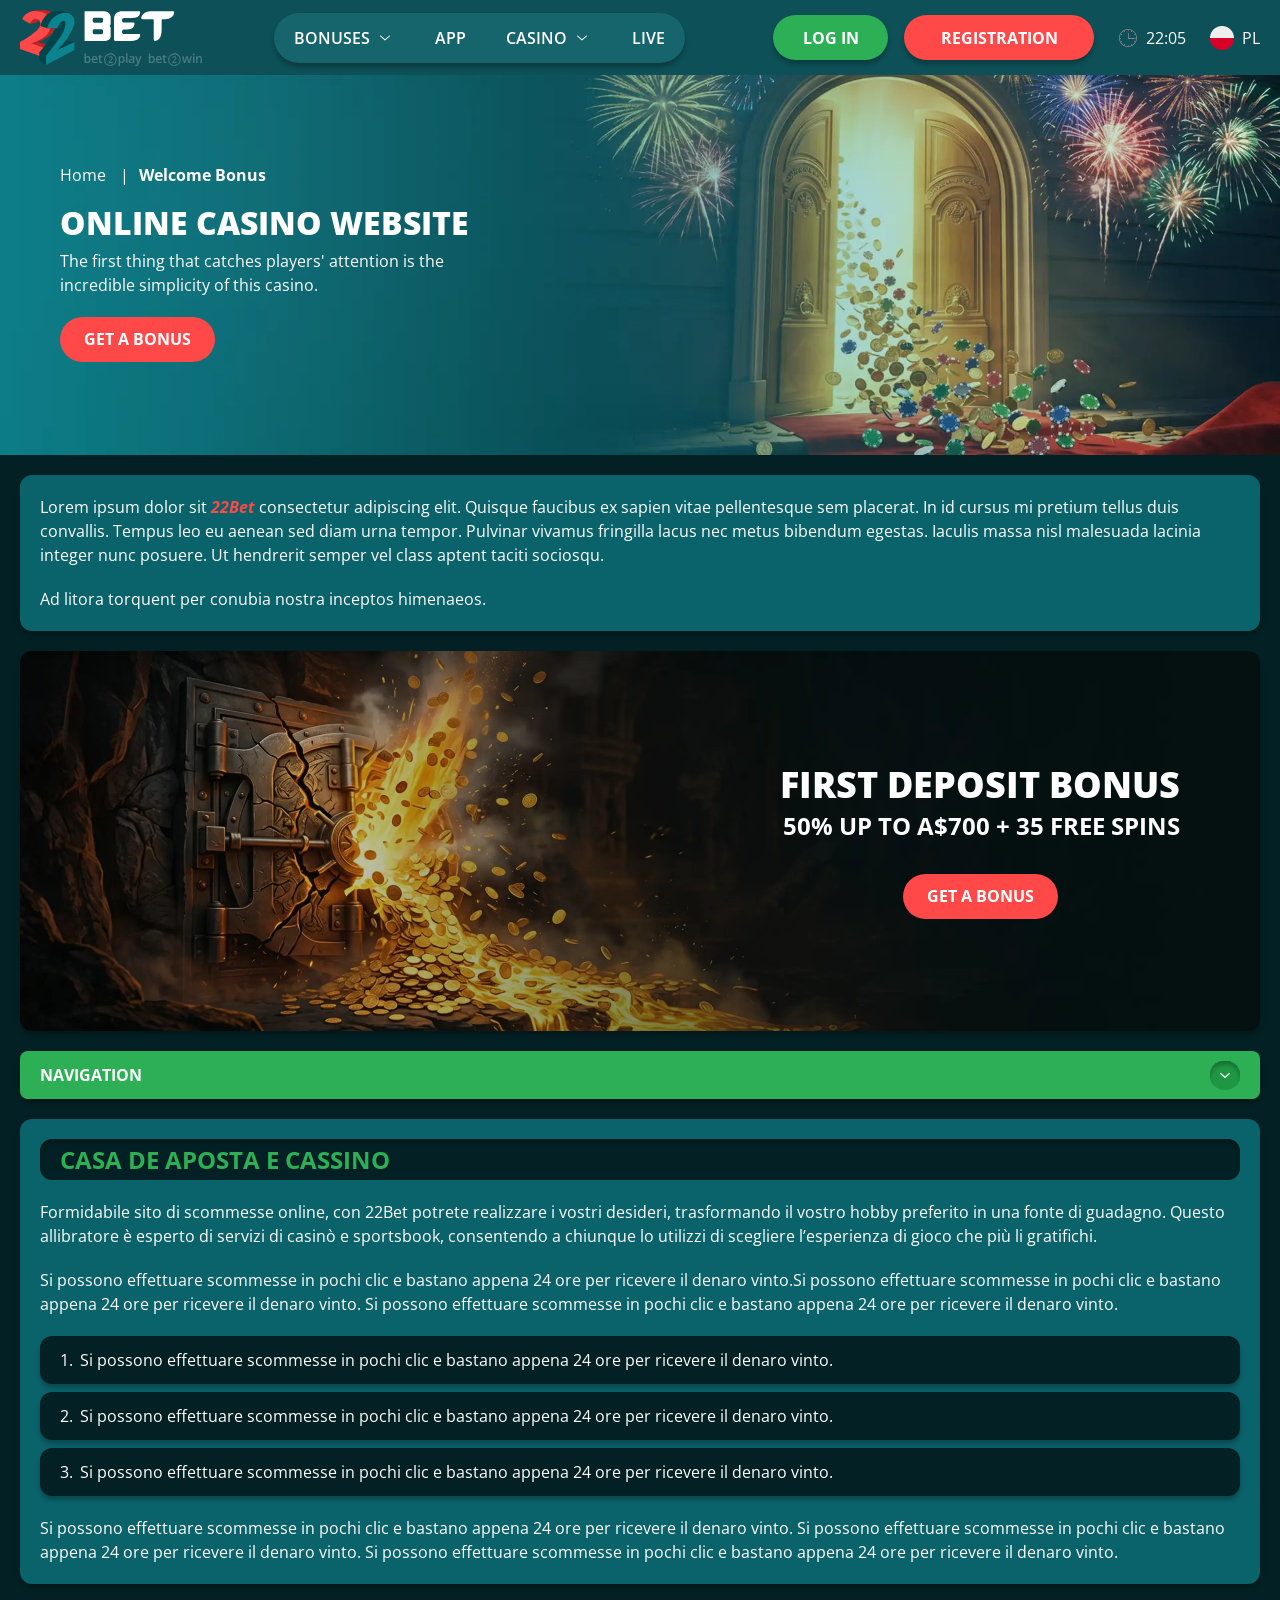
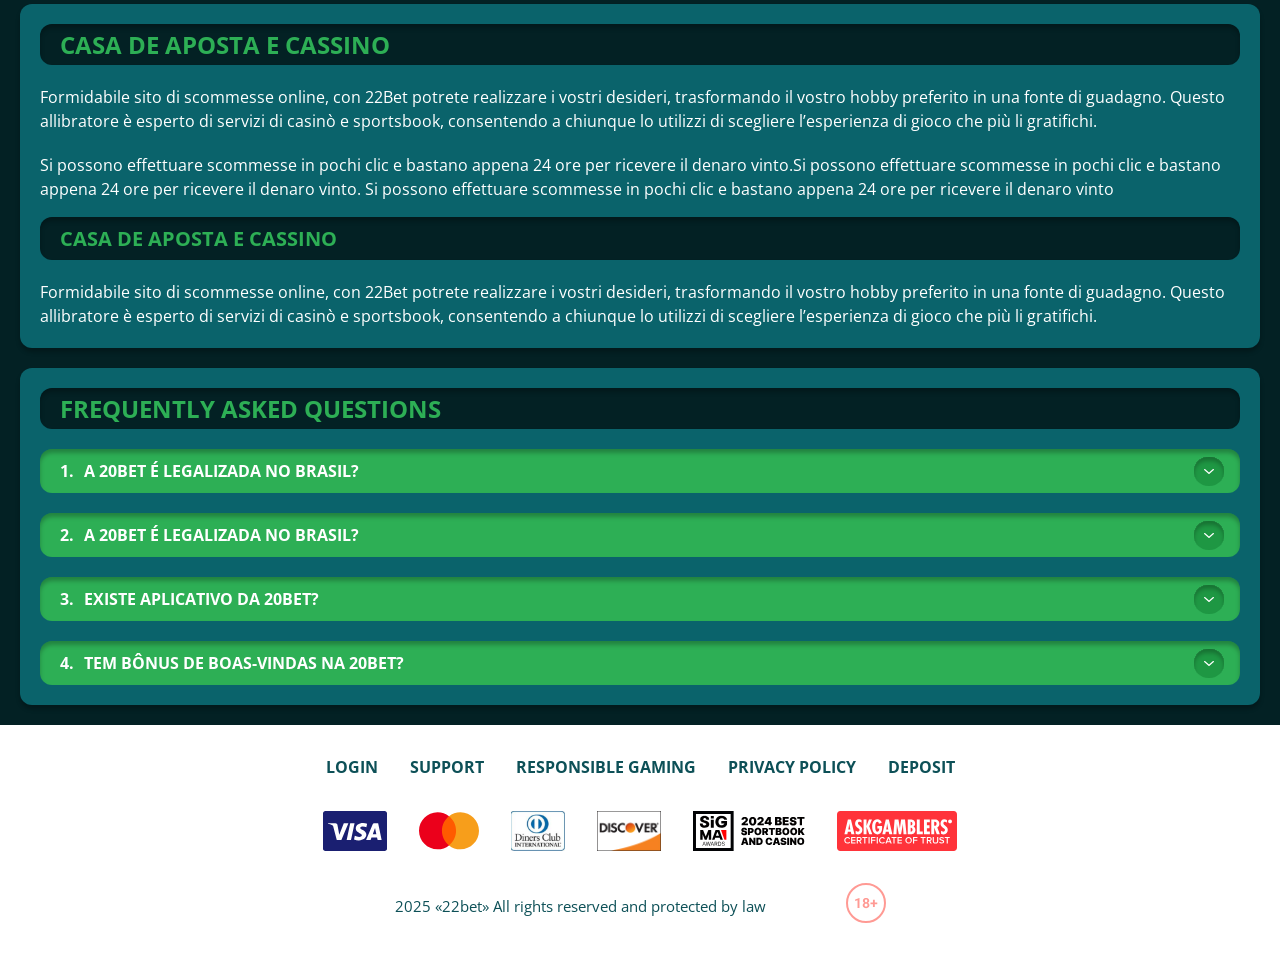
<file: welcomeBonus.html>
<!DOCTYPE html>
<html lang="pl">
  <head>
    <meta charset="UTF-8" />
   
    <meta name="viewport" content="width=device-width, initial-scale=1.0" />
    <title>22Bet </title>
    <meta name="description" content />
    <meta property="og:site_name" content />
    <meta property="og:title" content />
    <meta property="og:type" content="website" />
    <meta property="og:url" content />
    <meta property="og:image" content />
    <meta property="og:image:alt" content />
    <meta property="og:locale" content="pl" />
    <meta property="og:description" content />
    <link rel="preconnect" href="https://fonts.googleapis.com" />
    <link rel="preconnect" href="https://fonts.gstatic.com" crossorigin="anonymous" />
   <link href="https://fonts.googleapis.com/css2?family=Open+Sans:ital,wght@0,300..800;1,300..800&display=swap" rel="stylesheet">
<link href="https://fonts.googleapis.com/css?family=Roboto+Condensed&display=swap" rel="stylesheet">

   <link rel="stylesheet" href="./css/reset.css" />
    <link rel="stylesheet" href="./css/main.css" />
    <link rel="stylesheet" href="./css/media.css"/>
    <link rel="icon" href="./images/Group.png" type="image/x-icon"/>
    <script
    src="https://code.jquery.com/jquery-3.6.1.min.js"
    integrity="sha256-o88AwQnZB+VDvE9tvIXrMQaPlFFSUTR+nldQm1LuPXQ="
    crossorigin="anonymous"
  ></script>
  </head>
  <body>
    <header class="header">
      <section class="content header__content">
        <a href="./index.html" class="logo header__logo"
          ><img src="./images/logo.svg" alt="logo" title
        /></a>
        <button class="header__btn-menu" >
          <svg width="16px" height="16px" viewBox="0 0 16 16" xmlns="http://www.w3.org/2000/svg">
              <rect y="0" width="16" height="3" rx="1.5"></rect>
              <rect y="6.5" width="16" height="3" rx="1.5"></rect>
              <rect y="13" width="16" height="3" rx="1.5"></rect>
            </svg>
        </button>

          <nav class="menu header__menu">
            <ul class="header__menu-list">
                
              <li class="">
              <div class="header__menu-wrapper">
                <div class="js-button-expander js-button-expander--menu" >
                <a href="./bonus.html" >
                <span>Bonuses</span>
              </a>
              </div>
              <div class="header__menu-wrap js-expand-content js-expand-content--menu">
                <ul >
                  <li>
                    <a href="./freeSpins.html">
                    <span>Free Spins</span>
                  </a></li>
                  <li><a href="./promoCode.html">
                    <span>Promo Code</span>
                  </a>
                </li>
                  <li><a href="./welcomeBonus.html">
                    <span>Welcome Bonus</span>
                  </a>
                </li>
                <li><a href="./vip.html">
                    <span>VIP</span>
                  </a>
                </li>
                </ul>
              </div>
              </div>
               <a href="./bonus.html" class="header__menu-item">
                <span>Bonuses</span>
              </a>
            </li>
              <li>
                <a href="./app.html">
                 App
                </a>
              </li>
              
              <li class="">
              <div class="header__menu-wrapper">
                <div class="js-button-expander js-button-expander--menu" >
                <a href="./casino.html" >
                <span> Casino</span>
              </a>
              </div>
              <div class="header__menu-wrap js-expand-content js-expand-content--menu">
                <ul >
                  <li>
                    <a href="./slots.html">
                    <span>Slots</span>
                  </a></li>
                 
                </ul>
              </div>
              </div>
               <a href="./casino.html" class="header__menu-item">
                <span>Casino</span>
              </a>
            </li>
               <li>
                <a href="./live.html">
               Live
                </a>
              </li>
              <li>
                    <a href="./freeSpins.html">
                    <span>Free Spins</span>
                  </a></li>
                  <li><a href="./promoCode.html">
                    <span>Promo Code</span>
                  </a>
                </li>
                  <li><a href="./welcomeBonus.html">
                    <span>Welcome Bonus</span>
                  </a>
                </li>
                <li><a href="./vip.html">
                    <span>VIP</span>
                  </a>
                </li>
             <li>
                    <a href="./slots.html">
                    <span>Slots</span>
                  </a></li>
             
             
            </ul>
            <div class="header__button header__button-menu " >
              <a href="#" class="button  button__login-menu">log in</a>
              <a href="#" class="button button__menu">registration</a>
            </div>
           
          </nav>
            <a href="#" class="button button__login">log in</a>
            <a href="#" class="button button__singup">registration</a>
            <div id="clock" class="header__time">00:00</div>
            <a href="#" class="header__flag">
                <span><img src="./images/flag.png" alt="flag" title /></span>
                <span>pl</span>
              </a>
      </section>
    </header>
     <main class="main home main-page">
        <section class=" hero hero__page">
           
            <div class="background background-page">
              <img src="./images/layout-images/bg-welcome.webp" alt="hero" title />
              
            </div>
            <div class="hero__wrapper hero__wrapper-page">
              <div class="hero__data hero__data-bonus">
                <ul
                class="breadcrumbs "
                
              >
                <li
                  
                >
                  <a href="/" >
                    <span >Home</span></a
                  >
                 
                </li>
                <li
                  
                >
                  <a href="#" > <span >Welcome Bonus</span></a>
                 
                </li>
              </ul>
                <h1 class="title general hero__title">
                  Online Casino Website
                </h1>
                 <p class="hero__text">The first thing that catches players' attention is the incredible simplicity of this casino.</p>
               
                <a href="#" class="button  hero__button ">Get a Bonus</a>
               
              </div>
             
            </div>
          </section>
      <section class="main__wrap main__wrap-page">
       
       <section class="content__wrapper content__wrapper-page">

         
        
       
          <section class="content article">
            <p>
             Lorem ipsum dolor sit <a href="#">22Bet</a> consectetur adipiscing elit. Quisque faucibus ex sapien vitae pellentesque sem placerat. In id cursus mi pretium tellus duis convallis. Tempus leo eu aenean sed diam urna tempor. Pulvinar vivamus fringilla lacus nec metus bibendum egestas. Iaculis massa nisl malesuada lacinia integer nunc posuere. Ut hendrerit semper vel class aptent taciti sociosqu.
            </p>
            <p>
             Ad litora torquent per conubia nostra inceptos himenaeos.
            </p>
          </section>
         
             
            <section class="content banner banner-main">
            <div class="background banner__backgroundWelcome">
              
              <img src="./images/layout-images/banner-welcome.webp" alt="banner" title />
              
            </div>
            <div class="banner__info">
              
              <h2 class="title high banner__title-main">
                  
               first Deposit Bonus
              </h2>
            <p class="banner__subtitle">50% up to A$700 + 35 Free spins</p>
              <a href="#" class="button banner__button">Get a Bonus</a>
            </div>
          </section>
        
          <section class="content menu-review__content">
              

            
                <div class="menu__review-desk menu__review-content">Navigation</div>
                <ul class="menu__review menu__review-list">
                  <li><a href="#">Lorem ipsum dolor sit</a></li>
                    <li><a href="#">Amet consectetur adipiscing</a></li>
                      <li><a href="#">Quisque faucibus ex sapien vitae</a></li>
                        <li><a href="#">Ut hendrerit sempero</a></li>
                          <li><a href="#">Pulvinar vivamus fringilla</a></li>
                           <li><a href="#">Ad litora torquent per conubia</a></li>
                         
                          
                </ul>
             
          
          </section>
          
          
        
          <section class="content article">
            <h2 class="title high article__title">Casa de Aposta e Cassino</h2>
             
            <p>
             Formidabile sito di scommesse online, con 22Bet potrete realizzare i vostri desideri, trasformando il vostro hobby preferito in una fonte di guadagno. Questo allibratore è esperto di servizi di casinò e sportsbook, consentendo a chiunque lo utilizzi di scegliere l’esperienza di gioco che più li gratifichi.
            </p>
            <p>
             Si possono effettuare scommesse in pochi clic e bastano appena 24 ore per ricevere il denaro vinto.Si possono effettuare scommesse in pochi clic e bastano appena 24 ore per ricevere il denaro vinto. Si possono effettuare scommesse in pochi clic e bastano appena 24 ore per ricevere il denaro vinto.
            </p>
           <ol>
              <li>Si possono effettuare scommesse in pochi clic e bastano appena 24 ore per ricevere il denaro vinto.</li>
              <li>Si possono effettuare scommesse in pochi clic e bastano appena 24 ore per ricevere il denaro vinto.</li>
              <li>Si possono effettuare scommesse in pochi clic e bastano appena 24 ore per ricevere il denaro vinto.</li>
            </ol>
            <p>Si possono effettuare scommesse in pochi clic e bastano appena 24 ore per ricevere il denaro vinto. Si possono effettuare scommesse in pochi clic e bastano appena 24 ore per ricevere il denaro vinto. Si possono effettuare scommesse in pochi clic e bastano appena 24 ore per ricevere il denaro vinto.</p>
          </section>
         
         
           <section class="content article">
            <h2 class="title high article__title">Casa de Aposta e Cassino</h2>
            <p>Formidabile sito di scommesse online, con 22Bet potrete realizzare i vostri desideri, trasformando il vostro hobby preferito in una fonte di guadagno. Questo allibratore è esperto di servizi di casinò e sportsbook, consentendo a chiunque lo utilizzi di scegliere l’esperienza di gioco che più li gratifichi.</p>
            <p>Si possono effettuare scommesse in pochi clic e bastano appena 24 ore per ricevere il denaro vinto.Si possono effettuare scommesse in pochi clic e bastano appena 24 ore per ricevere il denaro vinto. Si possono effettuare scommesse in pochi clic e bastano appena 24 ore per ricevere il denaro vinto</p>
            <h3>Casa de Aposta e Cassino</h3>
            <p>Formidabile sito di scommesse online, con 22Bet potrete realizzare i vostri desideri, trasformando il vostro hobby preferito in una fonte di guadagno. Questo allibratore è esperto di servizi di casinò e sportsbook, consentendo a chiunque lo utilizzi di scegliere l’esperienza di gioco che più li gratifichi.</p>
           </section>

          <section class="content faq">
            <h2 class="title high faq__title">Frequently Asked Questions</h2>
            <ul class="faq__list " >
              <li class="faq__item"  >
                <h3 class="title medium faq__subtitle js-button-expander js-button-expander--faq"  >A 20Bet é legalizada no Brasil?
                 </h3>
                <div  class="faq__answer js-expand-content js-expand-content--faq" >
                  <p  >
                    Sim, a casa de apostas tem licença emitida por Curaçao, que é reconhecida no Brasil e a permite atuar por aqui.
                  </p>
                </div>
              </li>
              <li class="faq__item"  >
                <h3 class="title medium faq__subtitle js-button-expander js-button-expander--faq"  >A 20Bet é legalizada no Brasil?</h3>
                <div class="faq__answer js-expand-content js-expand-content--faq" >
                  <p  >
                    Sim, a casa de apostas tem licença emitida por Curaçao, que é reconhecida no Brasil e a permite atuar por aqui.
                  </p>
                </div>
              </li> 
              <li class="faq__item"  >
                <h3 class="title medium faq__subtitle js-button-expander js-button-expander--faq"  >Existe aplicativo da 20Bet?</h3>
                <div class="faq__answer js-expand-content js-expand-content--faq" >
                  <p  >
                   Sim, disponível para sistemas operacionais iOS e Android.
                  </p>
                </div>
              </li> 
              <li class="faq__item"  >
                <h3 class="title medium faq__subtitle js-button-expander js-button-expander--faq"  >Tem bônus de boas-vindas na 20Bet?</h3>
                <div class="faq__answer js-expand-content js-expand-content--faq" >
                  <p  >
                   O pacote especial para novos usuários da 20Bet paga 100% sobre o primeiro depósito, com limite de 600 BRL.
                  </p>
                </div>
              </li> 
             
            </ul>
          </section>
          
        </section> 
      
        <div class=""  onclick="scrollToTop()">
          <button class="main__arrow" id="scrollToTopBtn"></button>
        </div> 
        
      </section>
    </main> 
   <footer class=" footer ">
      <section class="content footer__content">
        <ul class="footer__menu">
         <li><a href="./login.html">Login</a></li>
         <li><a href="./support.html">Support</a></li>
         <li><a href="./responsible.html">Responsible Gaming</a></li>
         <li><a href="./policy.html">Privacy Policy</a></li>
         <li><a href="./deposit.html">Deposit</a></li>
        </ul>
       
          <ul class="footer__cards-list">
           
            <li>
              <a href="#"
                ><img src="./images/visa.svg" alt="cardvisa" title
              /></a>
            </li>
            <li>
              <a href="#"
                ><img
                  src="./images/mastercard.svg"
                  alt="mastercard"
                  title
              /></a>
            </li>
            <li>
                <a href="#"
                  ><img src="./images/diners.svg" alt="diners" title
                /></a>
              </li>
              <li>
                <a href="#"
                  ><img src="./images/discover.svg" alt="discover" title
                /></a>
              </li>
              <li>
                <a href="#"
                  ><img src="./images/sigma.svg" alt="sigma" title
                /></a>
              </li>
              <li>
                <a href="#"
                  ><img src="./images/ask.svg" alt="ask" title
                /></a>
              </li>
            
          </ul>
       
        <div class="footer__wrapp">
          <div class="footer__text">
           
            <p>2025 «22bet» All rights reserved and protected by law

</p>
           
          </div>
          <div class="footer__age">
            <img src="./images/age.svg" alt="age" title />
          </div>
        </div>
      
      </section>
    </footer>
    <script src="./js/arrowUp.js" defer></script>
    <script src="./js/sidebar.js" defer></script>
    <script src="./js/expander.js" defer></script>
    <script src="./js/mobile-menu.js" defer></script>
    <script src="./js/clock.js" defer></script>
  </body>
</html>
</file>
<file: css/main.css>
html{
    -webkit-text-size-adjust: 100%;
    scroll-behavior: smooth;
      overflow-x: hidden;
  }
  
  body {
      display: block;
      position: relative;
      width: 100%;
    background: #032124;

      font-family: 'Open Sans', sans-serif;
      font-size: 16px;
      font-weight: 400;
      line-height: 150%;
      text-align: left;
      color:#ffffff;
      overflow-x: hidden;
    }
  

    
    .content {
      display: block;
      position: relative;
      width: 100%;
      max-width: 1020px;
      max-width: 100%;
      /* overflow: hidden; */
      border-radius: 12px;
 background:  #0A636B;
box-shadow: 0px 4px 4px 0px #00000040;

      padding: 20px;
      margin: 0 auto 20px auto;
    }
    
    h1,
    h2,
    h3,
    h4,
    .title {
      display: block;
      position: relative;
      font-size: 32px;
      font-weight: 800;
      line-height: 100%;
      text-align: center;
      color: #ffffff;
    }
    
    h1,
    .title.general {
      text-transform: uppercase;
    }
    
    h2,
    .title.high {
      display: flex;
      align-items: center;
      justify-content: flex-start;
      font-weight: 700;
      font-size: 24px;
      line-height: 100%;
      text-transform: uppercase;
      color: #2DAF55;
       background: #032124;
   box-shadow: 0px 4px 4px 0px #00000040 inset;

    border-radius: 12px ;
padding: 8.5px 20px;
    }





    h3,
    title.medium {
      font-weight: 700;
      font-size: 20px;
      line-height: 100%;
      text-align: left;
    
      text-transform: uppercase;
    color: #2DAF55;
       background: #032124;
   box-shadow: 0px 4px 4px 0px #00000040 inset;

    border-radius: 12px   ;
padding: 11.5px 20px;
    }
    
    article > *,
    .article > *,
    .desk > * {
      margin-top: 20px;
    }
    
    article > *:first-child,
    .article > *:first-child,
    .desk > *:first-child {
      margin-top: 0 !important;
    }
    
    article > h2,
    .article > h2,
    .desk > h2 {
      margin-top: 32px;
    }
    
    article > h3,
    .article > h3,
    .desk > h3 {
      margin-top: 16px;
    }
    
    .button {
      
      position: relative;
    display: inline-block;
      min-width: 153px;
      height: 45px;
      border-radius: 25px;
      background: #FF4949;

      overflow: hidden;
      font-size: 16px;
      font-weight: 700;
      line-height: 100%;
      text-align: center;
      text-decoration: none;
      text-transform: uppercase;
      color: #ffffff;
      white-space: nowrap;
      cursor: pointer;
      padding: 14px 24px;
      margin: 0 auto;
   
      transition: all 0.5s;
    }
    
    .button:hover {
     background: #2DAF55;

    }
    
    
    .header,
    .main ,.footer {
      display: flex;
      position: relative;
      justify-content: space-between;
      align-items: center;
     
      max-width: 1600px;
      max-width: 100%;
      
      margin: 0 auto;
    }
    
    .background{
      display: block;
      position: absolute;
      bottom: 0;left: 0;
      height: 100%;
      width: 100%;
      overflow: hidden;
    }
    
    .background img{
      position: relative;
      width: 100%;height: 100%;object-fit: cover;
      
    }

    .background-page img{
      border-radius: 0;
    }
    
    .images img{
      border-radius: 12px;
      width: 100%;
      height: 100%;
      overflow: hidden;
      display: block;
    }

    .faq {
      overflow-anchor: none;
    }
    
    /* -------------------HEADER---------------- */
    .header {
      position: fixed;
      top: 0;
      left: 0;
      right: 0;
      width: 100%;
      z-index: 100;
      background: #0D5057;

    }
    
    .header__content {
      position: relative;
      display: flex;
      flex-direction: row;
      align-items: center;
      justify-content: space-between;
      max-width: 1540px;
      max-height: 75px;
      border-radius: 0;
      background: #0D5057;
      box-shadow: none;
border: none;
      padding: 15px 30px;
      margin: 0 auto;
    }
    
    .logo {
      display: block;
      position: relative;
      flex: 0 0 182px;
      margin-right: 72px;
    }
    
    .logo img {
      display: block;
      position: relative;
      width: auto;
      max-height: 56px;
    }
    
    .logo:hover{
      transform: scale(1.1);
    }
    .header__menu {
      display: flex;
      white-space: nowrap;
      max-height: calc(100vh - 70px);
       scrollbar-width: none; 
  -ms-overflow-style: none; 
  
    }
    .header__menu::-webkit-scrollbar {
  display: none; 
}
    
    
    .header__menu-list {
      display: flex;
      justify-content: center;
      align-items: center;
      white-space: nowrap;
      flex: 1 1 auto;
      box-shadow: 0px 4px 4px 0px #00000040;

     background: #16656D;
      border-radius: 25px;
     


    }
    .header__menu-list li {
      display: block;
      padding:  13px 20px;
    }
    
    .header__menu-list li a {
      display: inline-flex;
      position: relative;
      align-items: center;
      font-weight: 600;
      font-size: 16px;
      line-height: 10%px;
      text-transform: uppercase;
      color:#FFFFFF;
      transition: all 0.5s;
     
    }
    
    .header__menu-list li:hover {
     background: #3D5D62;
border-radius: 50px;
      
    }
    
    .menu a{
      display: none;
    }
    
  
    span {
      display: inline-block;
    }
    
    .header__menu-list a img,
    .header__flag img {
      width: 24px;
      height: 24px;
      vertical-align: middle;
    }
    
    /* .header__menu-list a span:last-child {
      margin-left: 16px;
    } */
    
    .header__flag span:first-child {
      flex: 0 1 24px;
      margin-right: 8px;
      
    }

    .header__menu-wrap {
    display: none;
    display: block;
    position: absolute;
    left: 0;
    top: 60px;
    min-width: 120px;
    height: auto;
    background: #16656D;
box-shadow: 0px 4px 4px 0px #00000040;

    border-radius:0 0 12px 12px;
    padding: 8px 16px;
    z-index: 100;
    overflow-y: hidden;
}

.header__menu-wrap ul{
  display: flex;
  flex-direction: column;
  gap: 8px;
}
.header__menu-wrap ul li{
  padding: 0;
}

.header__menu-wrap ul li:hover{
  background: none;
  
}
.header__menu-list li:first-child a ,.header__menu-list li:nth-child(3) a{
    position: relative;
    padding-right: 25px;
}

.header__menu-list .header__menu-item {
    display: none;
}

.header__menu-list li:first-child .header__menu-item {
    padding-left: 0;
}


.header__menu-list > li {
  position: relative;
}

.header__menu-wrap ul li:nth-last-child(-n+4){
  display: block;
}

.header__menu-list li:nth-last-child(-n+5) {
    display: none;
}

.header__menu-list li .header__menu-wrap ul li a{
  color:#FFFFFF !important;
  padding-right: 12px;
}

.header__menu-list li .header__menu-wrap ul li a:hover{
text-decoration: underline !important;
}

.header__menu-list li .header__menu-wrap ul li a::after{
  display: none;
}

.header__menu-wrap.js-expand-content.expanded {
  height: auto;
}
.header__menu-list li:first-child a::after, .header__menu-list li:nth-child(3) a::after{
  content: '';
  display: block;position: absolute;
  width: 20px;height: 20px;
  right: 0;
  top: 50%;
  transform: translateY(-50%);
  background: url('../images/menu-arrowDown.svg') no-repeat center center / contain;
  transition: transform 0.5s ease;
}

.header__menu-list li:first-child.active a::after,.header__menu-list li:nth-child(3).active a::after{
transform: translateY(-50%) rotate(180deg);
}

.header__menu-list li:first-child:hover a::after,.header__menu-list li:nth-child(3):hover a::after{
transform: translateY(-50%) rotate(180deg);
}

li.active .header__menu-wrap{
display: flex;
  gap: 8px;
}
    .header__flag {
      display: flex
;
    align-items: center;
      margin-left: 24px;
      color:#ffffff;
      text-transform: uppercase;
    }

    .button__login{
        margin-left: auto;
    }

     .button__login:hover{
      background: #FF4949;

     }

    .button__login{
      line-height:22px;
        min-width: 115px;
       background: #2DAF55;
box-shadow: 0px 4px 4px 0px #00000040;

        padding: 11.5px 20px;
        margin: 0 16px 0 auto;
       
    }
       .button__login:hover{
      background: #FF4949;

     }

    
 .button__singup{
  line-height: 22px;
  min-width: 190px;
  padding: 11.5px 20px;
 background: #FF4949;

box-shadow: 0px 4px 4px 0px #00000040;

    margin: 0;
 }

 .button__singup:hover{
  background: #2DAF55;
 }
    .header__time{
        color:#FFFFFF;
        position: relative;
        padding-left: 28px;
        margin-left: 24px;
    }

    .header__time::before{
      content: '';
      display: block;position: absolute;
      top: 50%;
      transform: translateY(-50%);
      width: 18px;height: 18px;
      left: 1px;
      background: url('../images/clock.svg') no-repeat center center / contain;
    }

 
    .header__btn-menu{
      display: block;
      flex: 0 1 auto;
      min-width: 0;
      border:1px solid #ffffff; 
      border-radius: 10px;
      background: #054146;

      padding: 12px;
      margin-left: 12px;
      order: 3;
     
      
    }
    
    
    svg {
      position: relative;
      fill: #ffffff;
      line-height: 1;
      vertical-align: 1;
    }
    
     
    
     
    
    
    /* ------------------ MAIN------------- */
    .main.home{
      display: flex;
      
     
    }
    
    .main__wrap {
      display: flex;
      position: relative;
      flex: 1 1 100%;
      justify-content: center;
      align-items: stretch;
      max-width: 1540px;
      padding: 20px 30px;
      margin: 0 auto;
    }
    
    
    
   
    .menu__review-content::after {
      content: "";
      position: absolute;
      right: 20px;
      top:50%;
      transform: translateY(-50%);
      width: 30px;
      height: 30px;
     background: url('../images/sidebar-arrowDown.svg') no-repeat center center / contain;
      transition:  all 0.5s;
    }

   
    
   
    
    .menu__review-content.active::after {
      
      transform: translateY(-50%) rotate(180deg);
    }
    
    .menu-review__content{
     
      padding: 0px;
      margin-bottom: 20px;
      overflow: hidden;
 background: #0A636B;
      border-radius: 12px;
      
    }
  
    .menu__review-content{
      position: relative;
      padding:12px 60px 12px 20px;
      color: #FFFFFF;
      font-weight: 700;
      text-transform: uppercase;
 
background: #2DAF55;
box-shadow: 0px 4px 4px 0px #00000040;


    }
    /* .menu-review__content::before{
      content: '';
    display: block;
    position: absolute;
    top: 0;
    left: 0;
    right: 0;
    bottom: 0;
    padding: 2px;
   background: linear-gradient(270deg, #006670 42.79%, #0B98A1 100%);

    mask: linear-gradient(#fff 0 0) content-box, linear-gradient(#fff 0 0);
    -webkit-mask-composite: destination-out;
    border-radius: 6px;

    } */




.bonuses__desc::after{
background: linear-gradient(180deg, rgba(0, 234, 206, 0) 14.75%, rgba(0, 234, 206, 0.7) 100%);


}

    
    .menu__review-content.active{
      border-bottom-left-radius: 0;
      border-bottom-right-radius: 0;
    }
    
    .menu__review li a {
   color: #ffffff;
      position: relative;
      display: flex;
    }
  
    .menu__review li:hover a{
      
      font-weight: 700;
      font-size: 15px;
      
    }


     
    .menu__review.active{
      display: block;
     
      border-radius: 0 0 12px 12px;
    }
    .menu__review-list{
      padding: 0;
    }
    .menu__review-list li{
      padding: 8px 16px;
    }
    .content__wrapper {
      
    
      flex: 0 1 100% ;
    }
.menu__review-list li:not(:last-child){
  border-bottom: 1px solid #093B4033;
}
    
  
      
    /* -----------hero ----------- */
    .content__wrapper{
      position: relative;
       
     
    
    }
    
    .hero{
      padding: 0;
      min-height: 380px;
      display: flex;
      background:none;
  
      align-items: center;
      padding: 24px 24px 24px 0;
  }
    
    .hero__wrapper {
     
      display: flex;
      align-items: center;
     
    }
    
  
    .hero__data{
    display: block;
      position: relative;
        max-width: 480px;
      padding: 12px; 
    }
    
    .hero__title{
      margin-bottom: 10px;
      text-align: start;
     
    }
  
    .hero__data p{
      color:#ffffff;
      font-weight: 400;
      text-transform: none;
      margin-bottom: 20px;
    }
    
    
    .hero__rating {
      display: flex;
      font-weight: 700;
      align-items: center;
      text-transform: uppercase;
      color:#ffffff;
      margin-bottom: 20px;
    }
    
    .hero__rating p{
       text-transform: uppercase;
     margin-right: 10px;
     margin-bottom: 0;
    
     
    }
    .hero__button{
      display: inline-block;
    
      
      
      
      
    }

    .hero__data  li:nth-child(1) span{
      font-weight: 400;
      padding-left: 0;
    }
  
    
    
   .hero__data .hero__span{
      font-weight: 400;
      font-size: 12px;line-height: 18px;
      color:#ffffff;
    }
    
    
    
 


/* ------------features------ */
 
.features__wrap {
  display: flex;
  gap:20px;
}
.features__list,
.features__table {
 
  
  border-radius: 12px;
  

}

.features__title{
  margin-bottom: 16px;

}

.features__list li {
  display: flex;
  gap: 8px;
  position: relative;
   padding: 8px 16px ;
}

/* .features__list li + li,
.features__table tr + tr {
  margin-top: 8px;
} */

.features__table tr,.features__list li{
background: linear-gradient(90deg, #D5DFE3 0%, #D5DFE3 100%);

border-radius: 12px;
  color:#06272A;
}


.features__table {
border-collapse: separate;
display: flex;
width: 100%;
gap: 20px;
}

.features__table tbody{
  width: 100%;display: grid;
  grid-template-columns: repeat(2,1fr);
  gap: 20px;
 
}

.features__table tr {
  font-weight: 700;
  display: flex;
  flex-direction: row;
  align-items: center;
  text-align: left;
  gap: 10px;
 background:#13939F;
color: #ffffff;
padding: 4px 4px;
 overflow: hidden;
border-radius: 12px;

}

.features__table tr td:last-child{
  font-weight: 400;
  padding-left: 0;
padding: 13px 16px;


}

.features__table tr td:first-child{
background: #043438;
box-shadow: 0px 4px 4px 0px #00000040 inset;

padding: 13px 16px ;
border-radius: 12px;
  font-weight: 400;
  text-transform: none;
  color: #ffffff;
 
}

.features__table td {
  width: 100%;
}

/* -------------banner---------------- */

.banner {
  display: flex;
  align-items: center;
  justify-content:flex-end;
  overflow: hidden;
  width: 100%;
  
  min-height: 380px;
  padding:  20px 60px 20px 20px;
  background: transparent;
    border-radius: 12px;
    margin-bottom: 20px;

  
}

.banner__info {
  display: flex;
 
  flex-direction: column;
  align-items: flex-end;
  position: relative;
  max-width: 468px;

border-radius: 12px;
  text-align: center;
 
  padding: 20px;
}

.banner .banner__title-main {
  flex-direction: column;
  align-items:center;
  width: auto;
  justify-content: center;
  font-weight: 800;
  line-height: 120%;
  font-size: 36px;
  padding: 0;
  box-shadow: none;
  color: #FFFFFF;
  text-align: right;
  text-transform: uppercase;
  margin-bottom: 2.5px;
  padding-left: 0;
  padding-right: 0;
  border: none;
  background: none;
}

.banner .banner__title::after,.banner .banner__title-main::before, .banner .banner__title-main::after {
  display: none;
  
}

.banner__subtitle{
  position: relative;
  color: #FFFFFF;
  font-size: 24px;
  line-height: 150%;
  font-weight: 700;
  text-align: center;
  text-transform: uppercase;
  
  margin-bottom: 30px;
  
}



.banner__button {
  background: #FF4949;
    padding: 14px 24px;
 margin-left:auto;
 margin-right: auto;
}

.banner__button:hover{
  transform: scale(1.1);
}


.banner-page{
  max-width: 100%;
  justify-content: flex-start;
  min-height: 380px;
  padding-left: 150px;
}


   
        /* ----------------review------------- */
    
      
        .article {
          display: flex;
          flex-direction: column;
        }
        .article ul li{
          position: relative;
          padding-left: 38px;
            line-height: 28px;
   
  padding:10px 20px 10px 40px;
        }
    
        .article ul li + li,.article ol li + li{
          margin-top: 8px;
        }
       .article ul li ,.article ol li{
       background: #032124;

        border-radius: 12px;
        box-shadow: 0px 4px 4px 0px #00000040;


       }
    
        .article ul li::before{
          content:'';
          position: absolute;
          left: 20px;
          top:50%;
          transform: translateY(-50%);
          width: 3px;height: 3px;
          border-radius: 50%;
          ;
background:#ffffff;

        }

        .article-page ul li::before{

          background:#054146;
        }


        .article  .button{
          margin: 20px auto 0 auto;
          

        }

        .article__background .article__button:hover{
          background: #2E9344;

        }
  
    

        .article a:not(.button){
            color:#FF4949; 
            font-weight: 700;
            font-style: italic;
        }
        .article a:not(.button):hover{
color:#FFffff;
        }

        /* для нумерованного списка */

.article ol ,.faq{
  
  counter-reset: ol;
  position: relative;
  
}

.article ol li,.faq__subtitle{
  /* display: flex;
  align-items: center; */
  counter-increment: ol; 
  position: relative; 
  line-height: 28px;
 
  padding:10px 20px 10px 40px;}

.article ol li::before,.faq__subtitle::before
 {
  content: counter(ol) "."; 
  display: inline-block;
  position: absolute;
  font: inherit;
  font-weight: 400;
  color: #ffffff;
  left: 20px;
  display: flex;
  justify-content: center;align-items: center;
 

   
}

.faq__subtitle::before{
  color:#FFFFFF;
  font-weight: 700;
 
}

    
     
     
    /* ----------faq----------------------- */
    
    .faq__subtitle {
      position: relative;
      font-weight: 700;
      font-size: 16px;
      line-height:100%;
      text-align: left;
      color: #ffffff;
background:#2DAF55;

border-bottom: none;
      border-radius: 12px;
      text-transform: uppercase;
      cursor: pointer;
      padding: 14px 56px 14px 44px;
    }
    
      
    
  
    .faq__title{
      margin-bottom: 20px;
    }
    
    .faq__subtitle::after {
      content: "";
      display: block;
      position: absolute;
      top: 50%;
      transform: translateY(-50%);
      right: 16px;
      width: 30px;
      height: 30px;
      background: url('../images/sidebar-arrowDown.svg') no-repeat center center / contain;
      transition: transform 0.3s ease-in-out;
      
    }
    
    .faq__subtitle.active::after {
      
      transform: translateY(-50%) rotate(180deg); 
    }
    
    .faq__item{
      position: relative;
   
    }
    
    .faq__item + .faq__item{
      margin-top: 20px;
    }
    .faq__subtitle.active {
   
    }
    
    .faq__answer {
      position: relative;
   
background: transparent;

      color: #ffffff;
      border-radius: 12px;
           padding:  12px 16px;
     margin-top: 5px;
       border-top:none ;
    }
    
    .js-expand-content {
      display: none;
      overflow: hidden;
    }
    
    .js-expand-content.expanded {
      height: 100%;
    }
    
    
    /* ---------main__arrow------ */
    .main__arrow {
      display: block;
      position: fixed;
      width: 30px;
      height: 30px;
      right: 20px;
      bottom: 20px;
      background: transparent;

      box-shadow: 0px 4px 25px 0px #054146CC;
border-radius: 10px;
      background:#ffffff url('../images/ArrowUp.svg') no-repeat center center / contain;
      z-index: 100;
  padding: 5px;
    
  }

  .content:last-child{
    margin-bottom: 0;
  }
    
    /* ------------footer----------------- */
    .footer{
       display: flex;
      position: relative;
    background: #FFFFFF;

      
    }
    
    .footer__content{
      display: flex
;
    flex-direction: column;
    align-items: center;
      gap:32px;
      max-width: 1480px;
      padding: 30px 20px;
      /* padding: 30px 10px 10px 30px; */
      background: transparent;
      box-shadow: none;
      margin-bottom: 0;
      border: none;
      
    }
    .footer__menu{
      display: flex;
      justify-content:center;
      gap: 32px;
      flex-wrap: wrap;
    }
    
   

    .footer__menu li a{
      font-weight: 700;text-transform: uppercase;
        position: relative;
        color:#0D5057;
        transition: all 0.5s;
    
    }

    .footer__menu li:hover a{
color: #5AB060;
    }
    .footer__info{
        position: relative;
    }

    
    .footer__info a{
     
      color: inherit;
    
    } 
    
    .footer__cards-list {
      display: flex;
      flex-wrap: wrap;
      align-content: center;
      justify-content: center;
      align-items: center;
      gap:32px;
      
    }
    
    
    
    .footer__cards-list li img {
      width: 100%;
      
      height: auto;
      display: block;
    }

    .footer__cards-list li{
      transition:  all 0.5s;
    }
    .footer__cards-list li:hover{
      transform: scale(1.1);
    }
    
    .footer__text{
      text-align: center;
      /* margin-left: auto;
      margin-right: auto; */
      
    }
    
    .footer__text p{
      color: #0D5057;
      font-size: 15px;
      font-weight: 400;
      line-height: 22px;
    }
    
    .footer__text p + p {
      margin-top: 8px;
    }
    
    .footer__wrapp{
      display: flex;
      width: 100%;
      flex-direction: row;
      justify-content: center;
      gap: 80px;
      align-items: center;
      
    }
    
    
    
    .footer__age img{
     max-width: 40px;
     max-height: 40px;
    }
    
    .footer__information{
      display: flex;
      justify-content: center;
    }
    
    .footer__information li + li{
      margin-left: 24px;
    }

    .footer__copy{
color: #ffffff;
font-size: 14px;
line-height: 16.41px;
text-align: center;
    }
    
/* --------------bonus page------------- */


    .breadcrumbs {
      display: flex;
      text-align: center;
      margin-bottom: 20px;
      white-space: nowrap;
      flex-wrap: wrap;
    }
    
    .breadcrumbs li:not(:last-child) a {
      padding-left: 0;
    }
    
    .breadcrumbs li a {
      font-weight: 400;
      color: #ffffff;
      padding: 10px;
    }
    
    .breadcrumbs li:first-child a:hover {
      color: #EB5851;
    }
    
    .breadcrumbs li:last-child a {
      font-weight: 700;
      cursor: default;
    }
    
    .breadcrumbs > li:not(:last-child):after {
      content: "|";
      position: relative;
      color: #ffffff;
      
    }
    
    .main-page.home{
   
      padding-top:75px;
      display: block;
    }
    
    .main__wrap-page{
      justify-content: flex-start
    }
    
    .home .hero__page{
     
      position: relative;
        width: 100vw;
        display: flex
    ;
        justify-content: start;
        align-items: center;
        background: linear-gradient(to right, rgba(23, 25, 35, 0.8) 100%, rgba(23, 25, 35, 0.6) 40%, rgba(23, 25, 35, 0.2) 70%, rgba(23, 25, 35, 0.8) 80%);
        padding-top: 24px;
        padding-bottom: 24px;
        padding-left: calc(50% - 600px);
        padding-right: calc(50% - 600px);
       
    }

    .hero__data-page{
      max-width: 600px;
      padding: 32px;
    }
    
    .hero__data .hero__text-page{
      font-size: 15px;
      text-transform: none;
      margin-bottom: 32px;

    }

    
    
    .content__wrapper-page{
      top:0;
    }
    
    .content.bonuses {
      padding: 0;
      background: none;
       border: none;
       box-shadow: none;
    }
    
    .bonuses__list {
  
      gap: 20px;
      display: grid;
      grid-template-columns: repeat(2, 1fr);
   }

            
    
    .bonuses__item {
      display: flex;
      align-items: center;
      justify-content: center;
   position: relative;
      border-radius: 12px;
      padding: 0;
      background: #072E31;
box-shadow: 0px 4px 4px 0px #00000040;

      min-height: 510px;
      overflow: hidden;
    }
    
    .bonuses__item > * {
      position: relative;
    }
    
    .bonuses__item + .bonuses__item {
      margin-top: 0;
    }
    
    .bonuses__item:before {
      display: none;
    }
    
    
    .bonuses__img img {
      display: block;
      width: 100%;
  height: 100%;
 object-fit: cover;

    }
    
    .bonuses__desc {
     position: relative;
    height: max-content;
   background: #00000099;
box-shadow: 0px 4px 4px 0px #00000080;

backdrop-filter: blur(10px);

width: 100%;
max-width: 100%;
      border-radius: 12px;
     
      padding: 30px 40px;
   
    }
    
    .bonuses__desc .wrap {
     
      color: #3C404B;
   
      text-align: center;
    }

    .images__wrap{
      width: 100%;height: 100%;padding: 20px ;
     display: flex;justify-content: center;
     align-items: flex-end;
    }
    
    .bonuses__icon {
      background-color: #fff;
      width: 80px;
      height: 80px;
      border-radius: 50%;
      position: absolute;
      top: -40px;
      left: 0;
      right: 0;
      margin: auto;
     
      display: flex;
      
      align-items: center;
      
      justify-content: center;
    }
    
    .title.bonuses__title {
      flex-direction: column;
      color: #FFFFFF;
      font-size: 26px;
      line-height: 32px;
      border: none;
      background: none;
      padding-left: 0;
      padding: 0;
      box-shadow: none;
      position: relative;
    }
  .title.bonuses__title::after{
    display: none;
  }
    
    .bonuses__text {
      margin-top: 20px;
      color: #ffffff;
    }
    
    .bonuses__text p {
      margin-top: 0;
      color:#ffffff;
    }
    
    .bonuses__buttons {
     position: relative;
      display: flex;
     flex-wrap: wrap;
      justify-content: center;
     
      gap: 20px;
      margin-top: 20px;
      z-index: 1;
    }
    
    .bonuses__button {
      
      height: 45px;
      width: max-content;
      box-shadow: none;
      min-width: 151px;
      font-size: 13px;
      line-height: 100%;
      font-weight: 700;
      padding: 16.5px 14px;
      /* width: calc(50% - 8px); */
      margin: 0;
      box-shadow: 0px 4px 4px 0px #00000040;

    }
    
    .bonuses__button:first-child {
     background: #2DAF55;


     
    }
    
    .bonuses__button:first-child:hover {
   background: #FF4949;


    }
    
    .bonuses__button:last-child {
    background: #FF4949;
    min-width: 121px;



    }
    
    .bonuses__button:last-child:hover {
       background: #2DAF55;


    }
    
    .hero__button-page{
      display: block;
    margin-top: 0;
    margin-left: 0;
    width: 185px;
    margin-right: auto;

    }

    .hero__button-page:hover{
      background:#2E9344;
    }
   
    

    /* --------------------app-page------------- */

    .hero__page-app{
      /* min-height: 650px; */
      height: auto;
    }

    .hero__img{
      
      z-index: 1;
      position: relative;
      
    }

    .hero__images-decor{
      position: absolute;
      bottom:-40px;right: 0;
     
      
    }
    .banner__app {
      display: flex;
      align-items: center;
      justify-content: center;
      min-height: 200px;
      border-radius: 16px;
      padding: 30px;
    }
    .banner__logo {
      max-width: 243px;
      flex: 0 0 243px;
      margin-right: 106px;
      margin-left: 106px;
      z-index: 3;
    }
    
    .banner__logo img {
      max-height: 91px;
    }
    
    .banner__content-app {
      display: flex;
      
      flex-direction: row;
      align-items: center;
      width: 650px;
      gap:16px;
     
      

    }
    .banner__btn {
      display: flex;
      flex-direction: row ;
      position: relative;
      min-width: 218px;
      height: 58px;
      font-size: 14px;
      font-weight: 700;
      align-items: center;
      line-height:16px;
      text-align: center;
      text-decoration: none;
      justify-content: center;
      border-radius: 50px;
      background: transparent;
      color: #ffffff;
    background: #2DAF55;
gap: 8px;
      text-transform: uppercase;
        cursor: pointer;
       
      padding:  16px 38px;
      padding: 13px 24px;
      /* margin: 0 auto; */
      transition: all 0.3s ease;
      overflow: hidden;
      z-index: 3;
      
    }
    
    .banner__btn:hover {
   background: #FF4949;


      border:none;

    }

    .banner__btn:last-child{
   
background: #FF4949;


    }
    
    .banner__btn:last-child:hover{
 background: #2DAF55;

    }
   
 
    
    .button__wrap-app {
      display: flex;
      flex-direction: column;
      gap: 16px;
      z-index: 3;
      ;
    }
    
    
    .banner__btn-app img,
    .banner__btn-android img {
     
      width: 32px;
      height: 32px;
      
    }
    
  

    .hero__list{
      position: relative;
      display: flex;
      justify-content: center;
      flex-wrap: wrap;
      flex-direction: row;
      gap:20px;
      margin-bottom: 32px;
    }

    .hero__list li{
      display: flex;
      flex-direction: column;
      position: relative;
      justify-content: center;
      color:#ffffff;
      align-items: center;
      flex: 0 0 112px;
      gap: 8px;
      text-align: center;
      
    }

      .hero__list li img{
        width: 40px;height: 40px;
      }
    /* -------------casino-page------------- */
    .casino__hover-link {
  color: #4da533;
  font-weight: 700;
}
.casino__item h3 {
  display: flex;align-items: center;
  font-weight: 700;
  justify-content: center;
  color: #1a2930;
  padding: 16px;
  text-align: center;
  text-decoration: none;
  text-transform: capitalize;
}

.casino__hover p {
  color: #ffffff;
  font-weight: 700;
}

.casino__buttons {
  min-width: 0;
  width: 60px;
  height: 60px;
  line-height: 22px;
  padding: 0;
  display: flex;
  justify-content: center;align-items: center;
 background: #5AB060;
    border-radius: 50%;
box-shadow: none;
  
}

.casino__buttons:hover{
  
transform: scale(1.1);
}
.casino__hover {
  display: flex;
  flex-direction: column;
  justify-content: center;
  align-items: center;
 background: #000000B2;
 
  border-radius: 12px;
  border-bottom-right-radius: 0;
  border-bottom-left-radius: 0;
  position: absolute;
  left: 0;
  top: 0;
  width: 100%;
  height: 100%;
  opacity: 0;
  transform: translateY(100%);
  transition: transform 250ms cubic-bezier(0.4, 0, 0.2, 1),
    -webkit-transform 250ms cubic-bezier(0.4, 0, 0.2, 1);
    padding: 0;
    gap: 16px;
}


.casino__hover-casino{
justify-content: center;
padding: 24px;
}
.casino__item {
  position: relative;
  border-radius: 12px;
  
  box-shadow: 0px 4px 10px 0px #00000040;
 
  width: 100%;

  overflow: hidden;
}

.casino__item:hover .casino__hover {
  transform: translateY(0);
  opacity: 1;
  z-index: 1;
}
.casino__img {
  display: block;
  width: 220px;
  height: 220px;
  width: 100%;
  height: auto;
  border-radius: 12px;
}

.casino__list {
  display: flex;
  flex-wrap: wrap;
  gap: 30px;
 
  display: grid;
  grid-template-columns: auto auto auto auto auto auto auto;
}

.casino__list-page{
  grid-template-columns: auto auto auto auto
}

.casino__wrapper {
  /* position: relative; */
  overflow: hidden;
 
  border-radius: 12px;
}

.casino__hover h3{
color: #ffffff;
text-decoration: none;
text-transform: uppercase;
font-size: 15px;
line-height: 22px;
padding: 0;
}
.casino-box{
  display: flex;flex-direction: column;
  align-items: center;
  gap: 12px;
}

.casino__hover-links{
  color: #FDFDFD;
  text-transform: uppercase
  ;
  
}

.casino{
  background: transparent;
  padding: 0;
  border: none;
  box-shadow: none;
}
/*  */
.casino__hover .live__subtitle{
  font-size: 24px;
  line-height: 32px;
}
</file>
<file: css/media.css>
@media screen and (max-width: 480px) {
    .content {
      
      margin-left: 0;
      margin-right: 0;
    }}
  
    /* ----------------header------------------- */
    @media screen and (max-width: 1568px){
.main__arrow {
  bottom: 80px;
}

.ratings__info {
  padding: 16px;
}}
    @media screen and (max-width: 1560px){
      .table tr td:nth-child(1) {
        flex: 0 0 200px;
    }
    } 

     @media screen and (max-width: 1495px){
      .features__table tr::before {
        left: 20px;
      }
}

    @media screen and (max-width: 1480px){
      .banner-main .background img{
        object-position: 10%;
      }

          .background-page img {
        object-position: 100%;
    }
    } 

   @media screen and (max-width: 1340px){
   .background img{
    object-position: 100%;
   }
  
   .header__wrap-nav{
     margin-right: auto;
   }
  
      .header__app  span:nth-child(3n) {
          display: none;
      }

      .banner__background img{
        object-position: 99%;
      }

      .hero__data {
        padding: 20px;
      }

      /*  */
      .features-row {
   gap: 20px;
    
  }

 .feature-item {
  max-width: 33.333%;
  padding-left: 120px;
  padding-right: 20px;
  border-radius: 6px;
 }

 .feature-icon {
  left: 20px;
 }


  .feature-arrow {
    display: none;
  }
  } 
  
  @media screen and (max-width: 1211px) {
  .section__wrap {
    flex-direction: column;
  }

  .banner{
    min-height: 380px;
  }
  }
  
   @media screen and (max-width: 1281px) {
  
   
  
      .header__btn-menu.active {
        background: #054146;

      }
    }
    
    @media screen and (min-width: 1215px) {
      .header__btn-menu {
        display: none;
       
      }

    
    }
  
    @media screen and (max-width: 1215px) {
      .header__btn-menu svg {
        display: block;
        margin: 0;
      }
      .header__menu-list .header__menu-item {
        display: block;
      }

      .header__menu-list li:nth-last-child(-n+5) {
    display: block;
}

       .header__menu-wrapper {
        display: none;
    }

    .header__menu-list li:first-child a::after, .header__menu-list li:nth-child(3) a::after{
      display: none;
    }

    .header__menu-list li:first-child a, .header__menu-list li:nth-child(3) a {
      padding-right: 0;
    }
    }
    
    @media screen and (max-width: 1215px) {
      .header__btn-menu svg rect {
        transform-origin: 50% 50%;
        transition: all 0.5s;
      }
    }
    
    @media screen and (max-width: 1215px) {
      .header__btn-menu.active svg rect:nth-child(1) {
        x: -2px;
        y: 6px;
        width: 20px;
        transform: rotate(225deg);
      }
    
      .header__btn-menu.active svg rect:nth-child(3) {
        opacity: 0;
      }
    
      .header__btn-menu.active svg rect:nth-child(2) {
        x: -2px;
        y: 6px;
        width: 20px;
        transform: rotate(135deg);
      }
    }
    
   
 @media screen and (max-width: 1215px) {
      .header__menu {
        
        position: fixed; 
        top: 70px; 
        left: 0;
        width: 100%; 
        height: 0;
        overflow: hidden; 
       background: #0D5057;

        text-align: center;
        z-index: 100; 
        transition: height 0.5s ease, opacity 0.5s ease;
        opacity: 0; 
        padding:20px 50px;
        overflow-y: auto;
        display: block;
    
        box-sizing: border-box;
      
      }
    
      .header__menu.active {
        display: block; 
        height: 100vh; 
        opacity: 1;
     
      }
    
    
      
    
      .header {
        z-index: 101; 
      }
    }
    
    @media screen and (max-width: 1215px) {
      .header__menu ul {
          display: flex;
          flex-direction: column;
          justify-content: center;
          text-align: center;
          margin-bottom: 16px;
          gap: 5px;
          background: none;
        box-shadow: none;
      }
  
      .header__menu ul li{
        font-size: 15px;
        white-space: nowrap;
        padding: 5px;
        
      }
      .header__menu-list li:hover{
        background: none;
       
      }

       .header__menu-list li:hover a{

color: #DE594C;
       }
  
      .header__menu ul li + li{
        margin-top: 5px;
      }
  
      .menu ul li:not(:last-child) {
        margin-right: 0;
        
      }

      .logo{
        margin-right: auto;
      }
  .images__wrap {
    padding-left: 20px;
    padding-right: 20px;
  }
  
  } 

  @media screen and (max-width: 1188px) {
    .rating__table tr + tr {
      margin-top: 0;
    }
   

    .banner .banner__title-main {
      width: 100%;
    }

    .casino__list {
          grid-template-columns: auto auto auto  auto;
    }

    .casino__buttons {
      width: 60px;height: 60px;
    }
  }

  @media screen and (max-width: 1070px) {
  .home .hero__page {
        padding-left: 20px;
        padding-right: 20px;
    }

        .banner{
          padding: 20px;
        }

  .hero__data{
      background: rgba(0,0,0,0.5);
      border-radius: 6px;
    }

    .banner-page {
      padding: 20px;;
    }

    .features-row {
      flex-direction: column;
      width: 50%;
    }
.features {
  display: flex;
  gap: 20px;
}
.features-row {
  gap: 20px;
}
        .feature-item {
border-radius: 6px;
          max-width: 100%;
        }

    
  }
  @media screen and (max-width: 950px) {
    .hero__data-bonus{
      background: rgba(0,0,0,0.5);
      border-radius: 6px;
    }
    .images__wrap {
      padding: 10px 10px 20px 10px;
    }

    .background img {
      object-position: 90%;
    }

  
    .home .hero__page{padding-left: 20px;}
  }

  @media screen and (max-width: 829px) {
    .hero__data  {
      background: rgba(0,0,0,0.5);
      border-radius: 6px;
    }

    .hero{
      padding-left: 20px;
    }

    .features__wrap ,.features__table {
      flex-direction: column;
      gap: 4px;
      
    }
    .features__list, .features__table {
      width: 100%;
    }
  

.feature-icon {
  width: 40px;height: 40px;
}

.feature-item {
  padding: 16px 16px 16px 70px;
}
 .button__login {
      display: none;
    }

   .header__button-menu > .button__login-menu{
        display: inline-block;
            min-width: 115px;
    background: #2DAF55;

        margin: 0;
        
    } 
  
    .button__login-menu:hover{
      background: #FF4949;

    }
  }


  

  @media screen and (max-width: 774px) {
   
  
      .menu .button__singup{
         display: none;
      }
  
      
       .header__button {
        display: block;
        
      }

      
        .table tr td:nth-child(1) {
            flex: 0 0 160px;
        }
  
    }
  
    @media screen and (max-width: 711px) {
    .button__login{
      display: none;
      
  } 
  .sport-menu__list li a{
    padding: 13px;
  }
  .sport-menu__list {
    gap:16px;
  }
 }


  
  @media screen and (max-width: 664px) {
      
      .header__content{
          padding: 15px;
      }
      .menu .button__singup{
          display: inline-block;
          margin: 0;
          margin-left: 10px;
       }
      
      .header__menu .header__button-menu{
        display: flex;
            flex-direction: column;
            
            justify-content: center;
            align-items: center;
      }
  
      .header__menu .button__menu {
        display: inline-block;
        margin-top: 20px;
         background: #FF4949;

            min-width: 190px
        
      }

         .header__menu .button__menu:hover{background: #2DAF55;
} 
      .button__singup{display: none;}
     
      .features__table tr td:first-child::after {
        display: none;
      }

      .features__table td:first-child,.features__table tr td:last-child {
 text-align: left;
    
    
}
    .features {
      flex-direction: column;
      gap: 0;
    }

    .features-row {
      width: 100%;
    }
  }

 

  @media screen and (max-width: 616px) {

    .features__table tbody {
      grid-template-columns: repeat(1,1fr);
    }

    .sport-menu{
      flex-direction: column;
      align-items: center;
    }
    .sport-menu__list{
      justify-content: center;
    }

    .sport-menu__wrap {
      width: max-content;
    }
  }

    @media screen and (max-width: 576px) {
      .banner__button {
        margin-right: auto;
      }
      .banner__subtitle,    .banner .banner__title-main  {
        text-align: center;
      }

      .banner__info{
        width: 100%;
        min-width: 0;
        align-items: center;
      }

      
    }  


    @media screen and (max-width: 535px) {
      .rating__table img + img {
        margin-left: 2px;
    }
.banner-page .background img{
  object-position:70%;
}
   
    }

    @media screen and (max-width: 509px) {
      .banner__info {
        text-align: center;
       align-items: center;
      }

      .banner .banner__title-main{
        font-size: 28px;
        text-align: center;
        align-items: center;
      }

      .banner__subtitle  {
        text-align: center;
      }

      .banner__button {
        margin-left: auto;
      }

      .table tr td:nth-child(1) {
        font-size: 14px;font-weight: 500;
      }
    }

 
  @media screen and (max-width: 468px) {
      
     
      .header__flag{
        margin-right: 0;
      }

      .hero__data,.hero__title{
        text-align: center;
      }

      .hero__rating{
        justify-content: center;
      }
   
  }

  @media screen and (max-width: 447px) {
    
   
  .table tr td:nth-child(1) {
    font-weight: 700;
  }
  .main__wrap {
    padding: 20px 10px 10px 10px;}
  }

  @media screen and (max-width: 447px) {
    .table tr td:nth-child(1) {
       flex: 0 0 150px;
    }
    .rating__table tr {
      padding: 16px 10px;
  }
  
  }
  
  @media screen and (max-width: 1440px) {
      .sidebar-left{
          display: none;
      }
  
      .header__content {padding-left: 20px;
      padding-right: 20px;}
      
     
     
  
  } 
  
  @media screen and (max-width: 1440px) {
    .menu-review__content{
      display: block;
      /* padding: 0; */
      border-radius: 8px;
     }
  
     
     .menu-review-desk{
       padding: 16px;
     } 
     
    
    .menu-review__content > .menu-review__list.active {
      display: block ;
    }
  }
  
  /* -----------------main--------- */
  
  @media screen and (max-width: 1440px) {
  
    .main__wrap{
      
      padding: 20px;
    }
  
      .content__wrapper  {
          
          flex: 1 1 100%;
          margin: auto 20px 0 0
         
      }
  
       .content__wrapper .content{
        max-width: 100%;
          margin-left: 0;
          margin-right: 0;
         } 
  }
  
  @media screen and (max-width:1100px) {
      
  
      .content__wrapper {
          flex: 1 1 100%;
          margin-right: 0;
          max-width: 100%;
         } 
  }
  
  
  @media screen and (max-width:560px) {
    .main.home{
      display: block;
    }
    .content {
      padding: 16px;
    }
        .menu-review__content

 {padding: 0px;}
 .casino {
  padding: 0;
 }

 .bonuses__desc {
  padding: 16px;
 }
  }
  
  
  
  /* -----------features---------------- */
  
  @media screen and (max-width:1189px) {
      table td:first-child {
          width: 50%;
           font-weight: 700;
        }
        
        table td:last-child {
          width: 50%;
   
        }
    .ratings__list {
        grid-template-columns: repeat(3, 1fr);
    }
        
        .features__table td:last-child {
         
          white-space: normal;
        }
  
        
        

        .background-page-casino img,.background-page-live img{
          object-position: 50%;
        }
  
  }
  
  @media screen and (max-width:1100px) {
      .sidebar-right{
          display: none;
      }

      .features__table tbody {
        grid-template-columns: repeat(2,1fr);
      }

      .banner__info {
        background: rgba(0,0,0,0.3);
        backdrop-filter: blur(5px);
      }

  }

  @media screen and (max-width:899px) {
    .features__table tbody {
        grid-template-columns: repeat(1, 1fr);
    }

  }
  @media screen and (max-width:859px) {
    .features__content {
      flex-direction: column;
    }

    .features__wrapp {
      width: 100%;height: 450px;
    }

    .content__wrapp {
      width: 100%;
    }

   .footer__cards-list {
    gap: 20px;
   }

  .rating__table img{
    width: 28px;
  }

 
  }

  
  @media screen and (max-width:750px) {
    
    .ratings__list li {
        width: 100%;
    }
  
    
  
    .ratings__button{
      margin-left: auto;
    }
  
    .hero__title{
      font-size: 28px;
    }
  
    .rating__table img + img {
      margin-left: 4px;
  }
  
    .review__title, .ratings__title, .faq__title{
      font-size: 28px;
    }
  }

  @media screen and (max-width:713px) {
   
    .bonuses__img img{
      object-position: 100%;
    }

    .ratings__list {
        grid-template-columns: repeat(2, 1fr);
    }

    .hero{
      padding: 20px;
    }

    .hero__data{
      background: rgba(0,0,0,0.5);
      padding: 20px;
      border-radius: 10px;
      backdrop-filter: blur(5px);
    }
  }

  @media screen and (max-width: 687px) {
    
    .rating__table tr {
      flex-direction: column;
      justify-content: center;
      gap:12px;
      padding: 16px;
    }

    .table tr td:nth-child(1) {
      flex: 0 ;
      justify-content: center;
  }
  .table tr td:nth-child(3) {
    margin-left: 0;
    flex: 0;
  }
  .rating__table img + img {
    margin-left: 8px;
}

   
  }

  @media screen and (max-width:650px) {
    table{
      flex-direction: column;
    }
   
        .features__table tbody {
        grid-template-columns: repeat(1,1fr);
      }

   

        .banner-main .banner__background img {
        object-position: 15%;
    }

   
  }
  
  @media screen and (max-width:600px) {
    .review__title, .ratings__title, .faq__title{
      font-size: 24px;
      line-height: 32px;
      white-space: wrap;
    }
    .hero__title{
      font-size: 24px;
    }
  
   
  }

  @media screen and (max-width:576px) {
    .button__wrap-app{
      flex-direction: column;
    }
    
       .features__table tr::before {
      width: 60px;height: 60px;
    }
    
      .banner-main .banner__background img {
        object-position: 15%;
    }
  }

  

  @media screen and (max-width:536px) {
    

    .features__wrapp {
      height: 350px;
    }
    .ratings__list {
        grid-template-columns: repeat(1, 1fr);
    }
  }

  

  @media screen and (max-width:480px) {
    .hero__wrapper{
      position: relative;
      max-width: 100%;
      align-items: center;
      flex-direction: column;
      justify-content: center;
      
      
    }
        .main__wrap {
        padding: 20px 10px 10px 10px;
    }
    
    .sport-menu{
      display: none;
    }
  
  
    .hero__img{
      position: absolute;
      opacity: 0.5;
      
    }
  
    .hero__title{
      
      
      z-index: 1;
    }
  
    .hero__button{
      
      z-index: 1;
      
    }
    .features__table tr{
     
     text-align: center;
      flex-direction: column;
      
    }

    .features__table tr td:first-child ,.features__table tr td:last-child {
width: 100%;
text-align: center;

    }
 .features__table tr::before {
      width: 40px;height: 40px;
    }
  
  
    .header__logo {
      margin-right: auto;
    }
  
    .features__table td:last-child {
      
      word-wrap: break-word; 
      white-space: normal;  
      
    }

    .rating__table img + img {
      margin-left: 4px;
  }
    .features__table tr {
      gap: 0;
    }

    
  } 

  @media screen and (max-width:454px) {
    .features-banner__data {
      max-width: 300px;
    }

    .features-banner__title {
      font-size: 22px;
    }

    .header__logo {
      flex: 0 0 120px;
    }

    .main-page.home {
    padding-top: 70px;}

    .rating__table img {
      width: 24px;
  }
  .banner__info {
    padding: 15px;
  }

  h2, .title.high{
    font-size: 22px;
    line-height: 24px;
  }
.banner__subtitle {
  font-size: 22px;line-height: 100%;
}
      .banner .banner__title-main {
        font-size: 28px;
        line-height: 120%;
  }}


  

  @media screen and (max-width:414px) {
    .features-banner__data {
      max-width: 280px;}

      .features__button {
        min-width: 170px;
        padding-left: 20px;padding-right: 20px;
        
      }
      .main__arrow {
        opacity: 0.7;
      }
    }
  @media screen and (max-width:395px) {
    .hero__data {
      padding: 16px;
    }

        .header__logo {
        flex: 0 0 100px;
    }


    .features-banner__data {
      max-width: 260px;}

      .features-banner__title {
        font-size: 20px;
        margin-bottom: 16px;
      }

      .features-banner__title span{
        font-size: 12px;
      }
  }
  @media screen and (max-width:387px) {
    .hero__data {
      padding: 13px;
    }

   
    .rating__table img {
      width: 18px;
  }

  .rating__table img + img {
    margin-left: 3px;
}
  } 


  @media screen and (max-width:385px) {
    .footer__wrapp {
        flex-direction: column;
        gap:12px;
    }
    .footer__text {
        margin-right: 0;
        margin-left: 0;
    }

       .main__arrow{
        bottom: 20px;
       }

   
  }
  
  @media screen and (max-width:370px) {
     
  
     .header__app  {
      display: none;
  }
  
    .logo{
        max-width: 100px;
    }
    .banner__logo{
      max-width: 243px;
    }
  
     table td:first-child {
      width: 70%;
      font-size: 14px;
       font-weight: 500;
       white-space:normal;
       
    }
    
    table td:last-child {
      
      font-size: 14px;
    }
  
    
    .header__time::before {
        display: none;
    }

      .header__time{
        padding-left: 0;
      }
  
    .ratings__wrap{white-space: nowrap;}

    .features-banner__data {
      max-width: 240px;}

      .features-banner__title {
        font-size: 18px;
        
      }
  }
  
  
  @media screen and (max-width:480px) {
   
  
    .footer__information{
      display: flex;
      flex-wrap: wrap;
    }
  
    .footer__information li {
      margin-left: 24px;
      margin-top: 24px;
    }
    .banner__backgroud img {
        object-position: 99%;
    }
}
@media screen and (max-width:442px) {
    .footer__menu{
        display: block;
        text-align: center;
      }
      .footer__menu li{ 
        text-align: center;
        padding-left: 0;
        
      }
      .footer__menu .footer__info li::before {
        display: none;
      }
      .footer__menu div{
        border: none;
      }
    }
  
  
  @media screen and (max-width:440px) {
    
    .banner__info .banner__title {
      font-size: 20px;}

      .banner__button{
          min-width: 180px;
          padding: 14px;
      }
   
  
    .footer__menu > li:not(:last-child){ 
      margin-bottom: 16px;
      
    }

    .banner__info .banner__title {
        font-size: 24px;}

        .sport-menu__list li a {
          padding: 5px;
        }
  }



  @media screen and (max-width:348px) {
    
  .features-banner__data {
    max-width: 220px;}

    .features-banner__title {
      font-size: 16px;
      
    }

    .header__flag span:last-child{
      display: none;
    }
  }
  /* ------------bonus-page-------------- */

  
  @media screen and (max-width:1440px) {
    .sidebar-left-page{
      display: block;
      margin-right: 20px;
    }

    .menu-review__content-page{
      display: none;
      
    }
    .bonuses__img img{
      object-position: 50%;
      width: 100%;
    }
    
    .content__wrapper-page{
      margin-right: 0;
      
    }

    .content.menu-review__content.content-page{
      margin: 0;
    }


    .bonuses__button{
      margin-left: 0;margin-right: 0;
    }
    
  }

  @media screen and (max-width:986px) {
    .sidebar-left-page{
      display: none;
    }

    .menu-review__content-page{
      display: block;
      
    }

    .content__wrapper-page{
      margin-right: 0;
    }
    .main__wrap-page{
      display: block;
    }

    .bonuses__buttons {
      flex-wrap: wrap;
    }
  }

  
  @media screen and (max-width:900px) {
  
.bonuses__desc {
  max-width: 100%;
  padding: 20px 12px;
}

}

@media screen and (max-width:693px) {
  
 
    .hero__data-page{
      width: 100%;min-width: 0;
    }

   
  }

@media screen and (max-width:616px) {
    .bonuses__list{ grid-template-columns: repeat(1, 1fr);}

   } 

@media screen and (max-width:598px) {
  .bonuses__list {
    flex-direction: column;
  }
  .bonuses__item {
    max-width: 100%;
    width: 100%;
    max-width: 560px;
}


   

    
}

@media screen and (max-width: 468px) {
  .breadcrumbs{
    justify-content: center;
  }

     

 
  .hero__button-page{
    margin-left: auto;
  }
  
}



/* --------------app-page-------------- */
@media screen and (max-width: 1531px) {
  .banner__logo {
    
    margin-right: 80px;
    margin-left: 80px;
  }



}

@media screen and (max-width: 1470px) {
  .banner__logo {
    
    margin-right: 50px;
    margin-left: 50px;
  }
}
@media screen and (max-width: 1440px) {
  .banner__logo {
    
    margin-right: 280px;
    margin-left:280px;
  }
}
@media screen and (max-width: 1391px) {
  .banner__logo {
    
    margin-right: 230px;
    margin-left:230px;
  }
}

@media screen and (max-width: 1291px) {
  .banner__logo {
    
    margin-right: 180px;
    margin-left:180px;
  }
}

@media screen and (max-width: 1240px) {
  .banner__logo {
    
    margin-right: 160px;
    margin-left:160px;
  }

  .background-page img{
    object-position: 100%;
  }
}

@media screen and (max-width: 1145px) {
  .banner__logo {
    
    margin-right: 100px;
    margin-left:100px;
  }

 
}

@media screen and (max-width: 1122px) {
  .content__wrapp {
    flex-direction: column;
  }

  .content__wrapp div{
    width: 100%;
  }
}

@media screen and (max-width: 1014px) {
  .hero__img{
    /* display: none; */
    right: 50px;
  }

  .banner__content-app{
    width: max-content;
  }
}

@media screen and (max-width: 951px) {
  .banner__logo {
    
    margin-right: 50px;
    margin-left:50px;
  }

 


}

@media screen and (max-width: 891px) {
  .banner__logo {
    
    margin-right: 20px;
    margin-left:20px;
  }

  .hero__img{
    display: none;}
}
@media screen and (max-width: 838px) {
 
  .banner__logo {
      margin: 0;
      flex: 0;
  }
  .banner__app{
      justify-content: center;
    }

    .casino__list {
          grid-template-columns: auto auto auto;
    }
}



@media screen and (max-width: 616px) {
  .background-page img{
    object-position: 85%;
  }

  .casino__list {
        grid-template-columns: auto auto ;
    }

  
}

@media screen and (max-width: 598px) {
.banner__content-app {
  flex-direction: column;
 
}
}

@media screen and (max-width: 480px) {
  .casino__list {
    gap: 16px;
  }
}
@media screen and (max-width: 468px) {
 .banner__content-app {
        width: 100%;}
      }
@media screen and (max-width: 435px) {
.casino__list {
          grid-template-columns: auto auto;
    }}

@media screen and (max-width: 426px) {
  .banner__app{
    justify-content: center;
  }
  .images__wrap{
    padding: 10px;
  }

  .casino__list {
        grid-template-columns: auto ;
    }

     
}

@media screen and (max-width: 390px) {
  .banner__content-app {
    background: none;
  }
}
</file>
